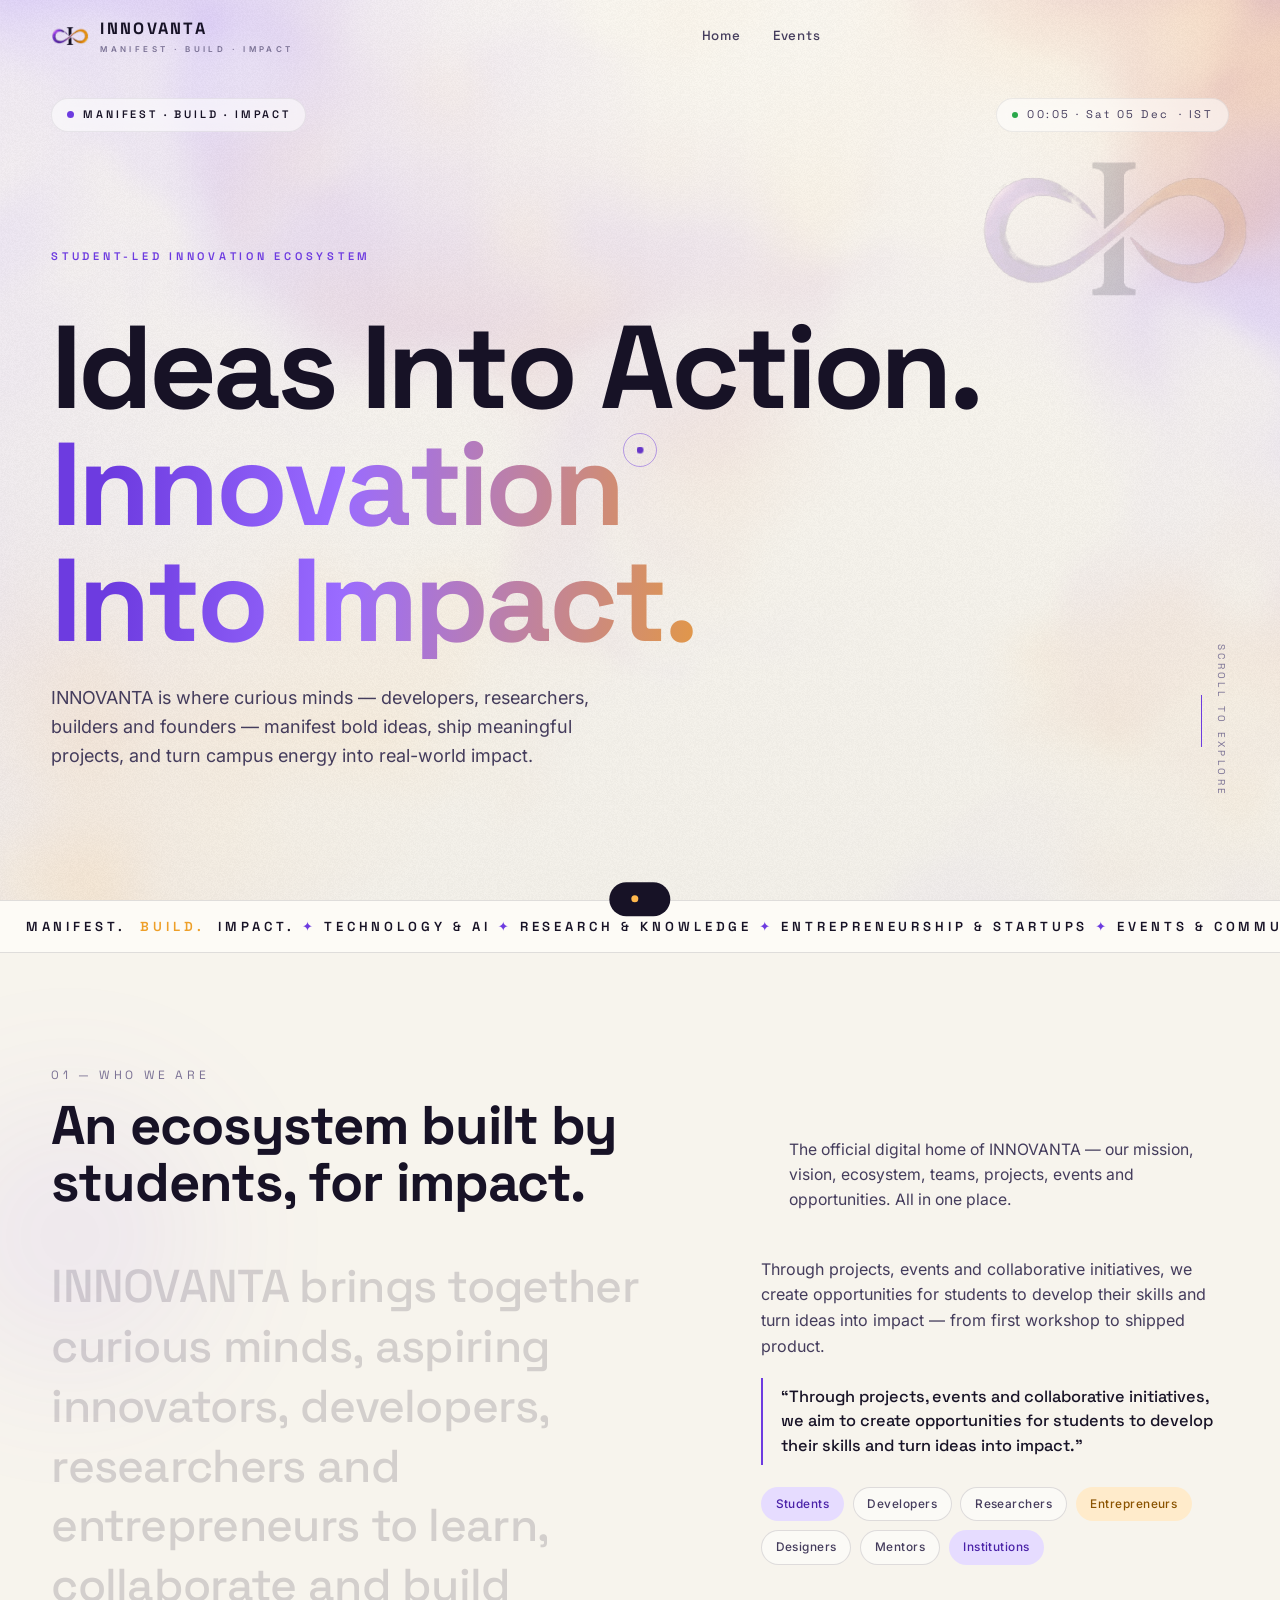
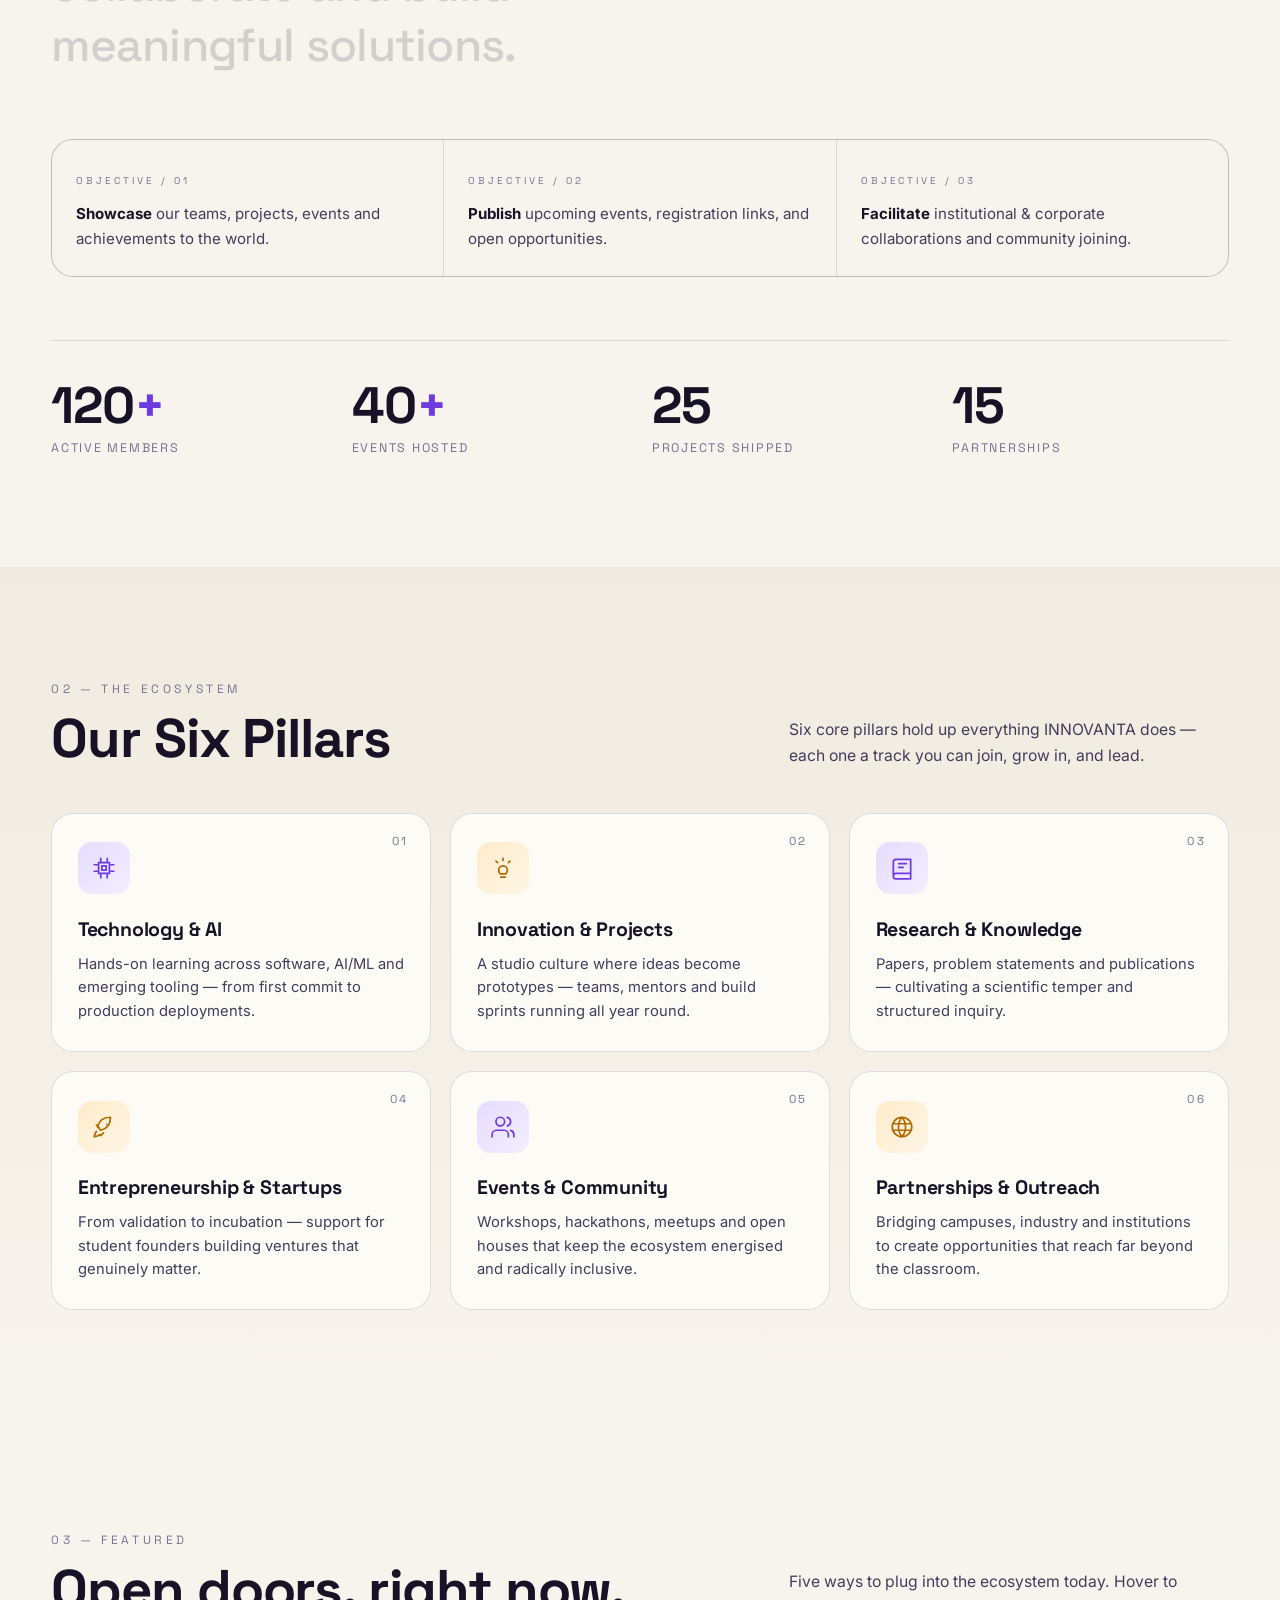
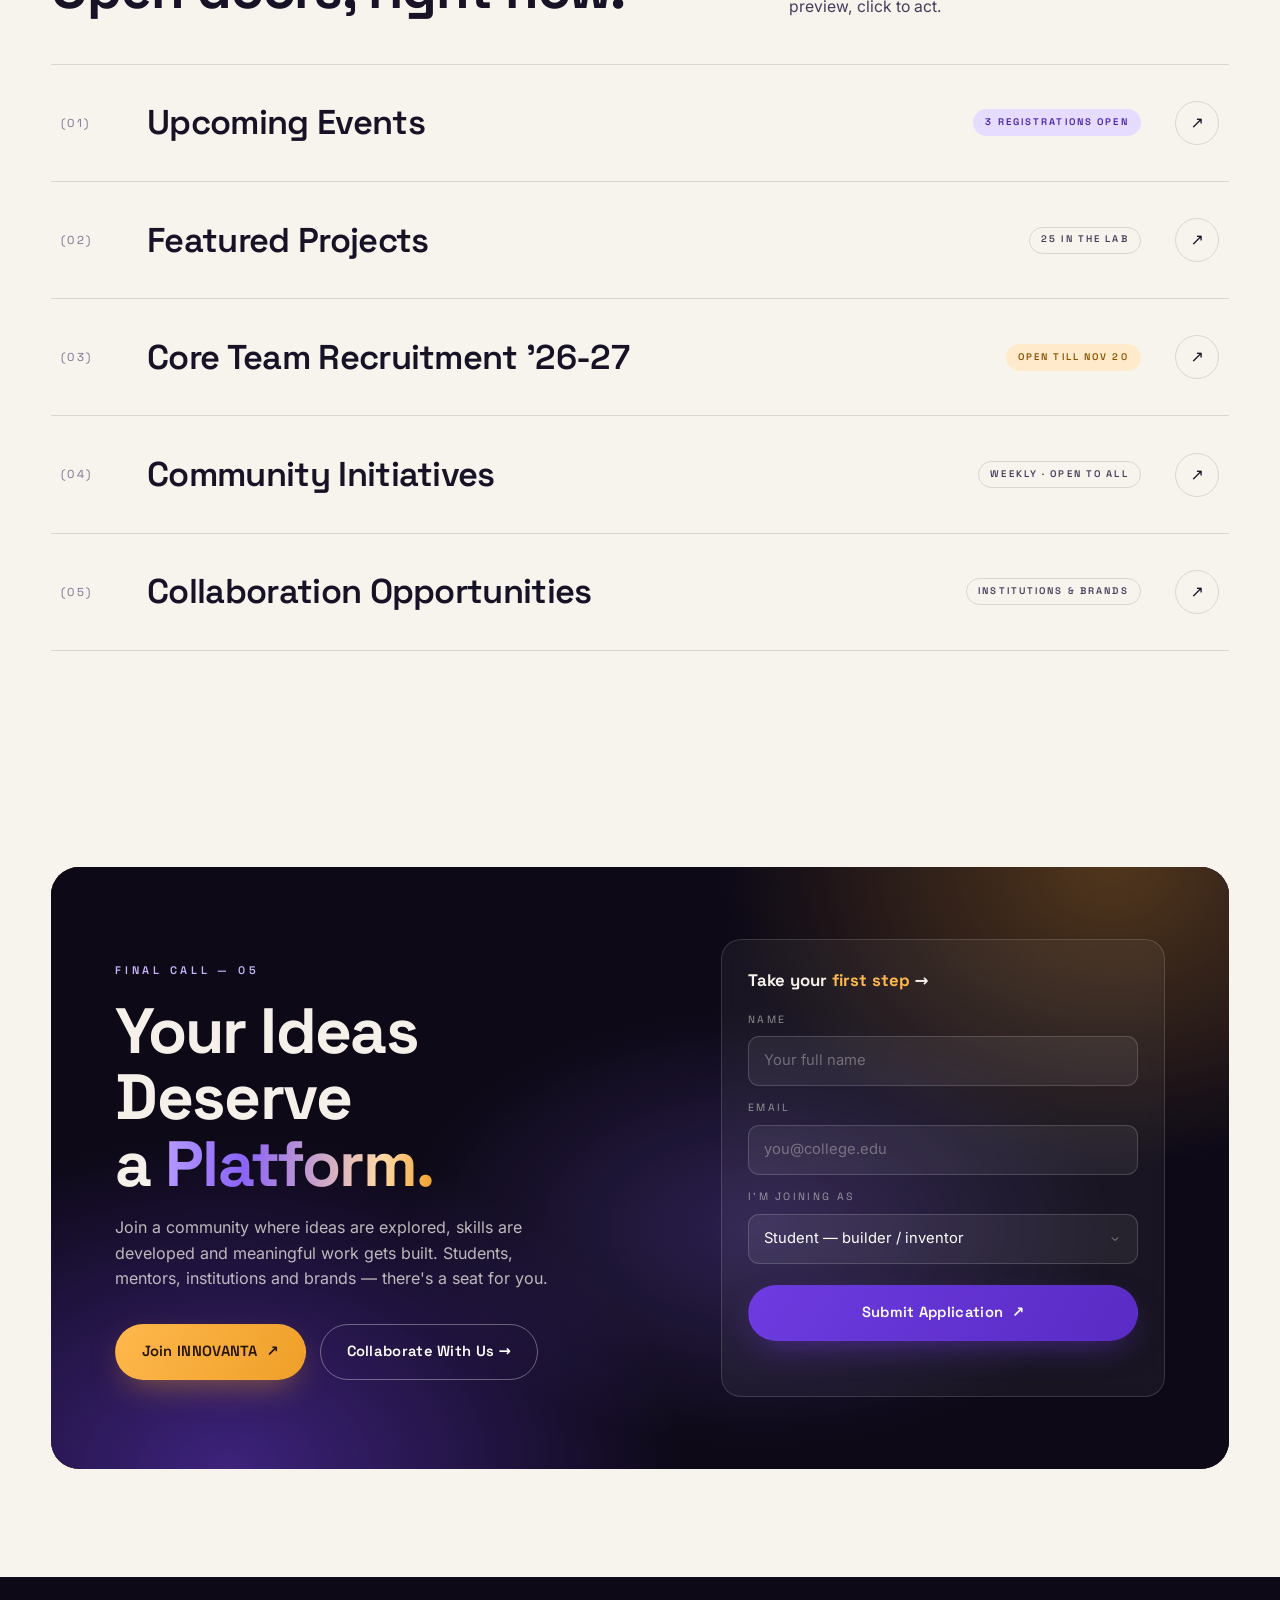
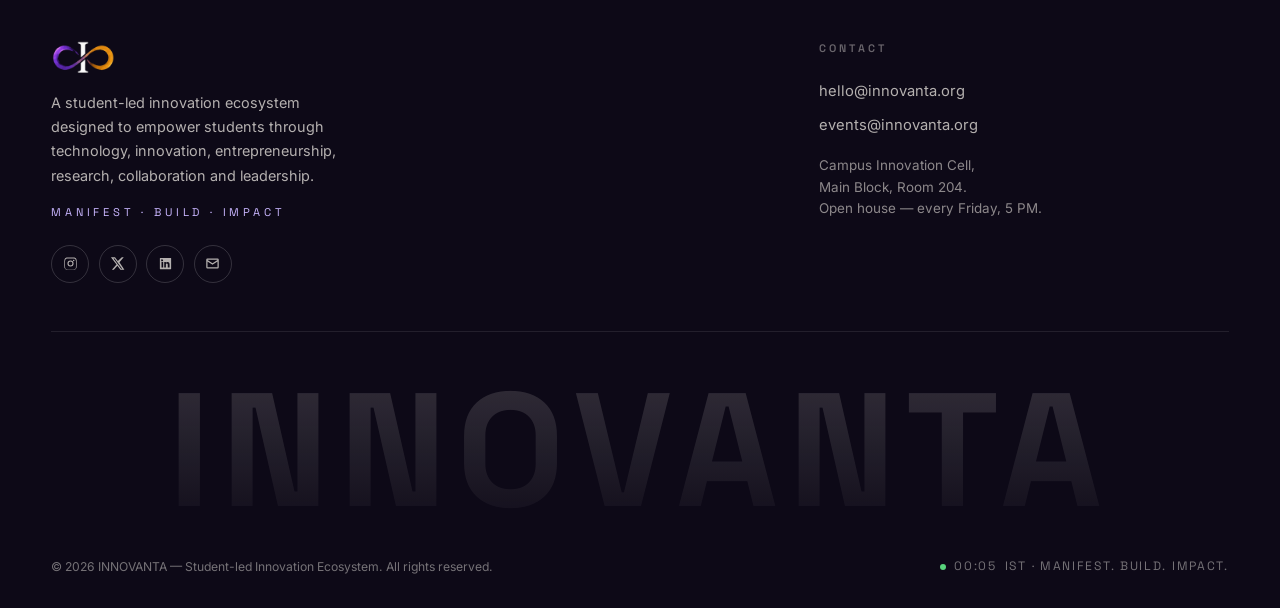
<file: index.html>
<!DOCTYPE html>
<html lang="en">
<head>
<meta charset="UTF-8">
<meta name="viewport" content="width=device-width, initial-scale=1.0">
<title>INNOVANTA — Manifest. Build. Impact.</title>
<meta name="description" content="INNOVANTA is a student-led innovation ecosystem empowering students through technology, innovation, entrepreneurship, research, collaboration and leadership. Ideas into action — innovation into impact.">
<meta property="og:title" content="INNOVANTA — Manifest. Build. Impact.">
<meta property="og:description" content="A student-led innovation ecosystem. Ideas Into Action. Innovation Into Impact.">
<meta property="og:type" content="website">
<link rel="icon" type="image/png" href="assets/img/logo.png">
<link rel="stylesheet" href="assets/css/base.css">
<link rel="stylesheet" href="assets/css/index.css">
</head>
<body>
<a class="skip" href="#main">Skip to content</a>

<!-- PRELOADER -->
<div id="loader" aria-hidden="true">
  <img src="assets/img/logo.png" alt="">
  <div class="bar"><i id="loader-bar"></i></div>
  <div class="pct"><span id="loader-pct">00</span> — INNOVANTA</div>
</div>

<!-- CURSOR -->
<div class="cursor" aria-hidden="true"></div>
<div class="cursor-ring" aria-hidden="true"></div>

<!-- NAV -->
<header id="nav">
  <div class="wrap">
    <a class="brand" href="#home" aria-label="INNOVANTA home">
      <img src="assets/img/logo.png" alt="INNOVANTA emblem">
      <span><b>INNOVANTA</b><small>MANIFEST · BUILD · IMPACT</small></span>
    </a>
    <nav class="nav-links" aria-label="Primary">
      <a href="#home">Home</a>
      <a href="events.html">Events</a>
    </nav>
    <div class="nav-cta">
      <button id="burger" aria-label="Open menu" aria-expanded="false"><i></i><i></i></button>
    </div>
  </div>
</header>

<!-- MOBILE MENU -->
<nav id="menu" aria-label="Mobile">
  <a class="big" href="#home"><span>01</span>Home</a>
  <a class="big" href="events.html"><span>02</span>Events</a>
  <div class="menu-foot"><span>INNOVANTA — STUDENT-LED INNOVATION ECOSYSTEM</span><span>EST. FOR STUDENTS, BY STUDENTS</span></div>
</nav>

<main id="main">

<!-- ============ HERO ============ -->
<section id="home" aria-label="Intro">
  <canvas id="hero-gl" aria-hidden="true"></canvas>
  <div class="hero-fallback" aria-hidden="true" hidden></div>
  <div class="hero-top">
    <div class="wrap">
      <span class="hero-tag"><span class="dot"></span>MANIFEST · BUILD · IMPACT</span>
      <span class="hero-clock"><span class="live"></span><span id="clock">—</span> · IST</span>
    </div>
  </div>
  <img class="hero-mark" src="assets/img/logo.png" alt="" aria-hidden="true">
  <div class="wrap">
    <span class="eyebrow" data-ch>Student-led innovation ecosystem</span>
    <h1 class="display">
      <span class="ln" data-ch>Ideas Into Action.</span>
      <span class="ln" data-ch><em>Innovation Into Impact.</em></span>
    </h1>
    <p class="hero-sub reveal" style="--i:1">INNOVANTA is where curious minds — developers, researchers, builders and founders — manifest bold ideas, ship meaningful projects, and turn campus energy into real-world impact.</p>
    <div class="hero-actions reveal" style="--i:2">
      <a class="btn btn-violet" href="#join" data-magnet>Join the Community <span class="arr">↗</span></a>
      <a class="btn btn-ghost" href="events.html" data-magnet>Explore Events →</a>
    </div>
  </div>
  <div class="hero-scroll" aria-hidden="true"><span>Scroll to explore</span><span class="ln-line"></span></div>
</section>

<!-- TICKER -->
<div class="ticker" aria-hidden="true">
  <div class="ticker-track" id="ticker">
    <span>MANIFEST.&nbsp;&nbsp;<i>BUILD.</i>&nbsp;&nbsp;IMPACT.<b>&nbsp;✦&nbsp;</b>TECHNOLOGY &amp; AI<b>&nbsp;✦&nbsp;</b>RESEARCH &amp; KNOWLEDGE<b>&nbsp;✦&nbsp;</b>ENTREPRENEURSHIP &amp; STARTUPS<b>&nbsp;✦&nbsp;</b>EVENTS &amp; COMMUNITY<b>&nbsp;✦&nbsp;</b>PARTNERSHIPS &amp; OUTREACH<b>&nbsp;✦&nbsp;</b></span>
    <span>MANIFEST.&nbsp;&nbsp;<i>BUILD.</i>&nbsp;&nbsp;IMPACT.<b>&nbsp;✦&nbsp;</b>TECHNOLOGY &amp; AI<b>&nbsp;✦&nbsp;</b>RESEARCH &amp; KNOWLEDGE<b>&nbsp;✦&nbsp;</b>ENTREPRENEURSHIP &amp; STARTUPS<b>&nbsp;✦&nbsp;</b>EVENTS &amp; COMMUNITY<b>&nbsp;✦&nbsp;</b>PARTNERSHIPS &amp; OUTREACH<b>&nbsp;✦&nbsp;</b></span>
  </div>
</div>

<!-- ============ ABOUT ============ -->
<section class="sec" id="about">
  <div class="aurora" style="width:420px;height:420px;background:radial-gradient(circle,rgba(138,99,246,.35),transparent 65%);top:6%;left:-140px"></div>
  <div class="wrap">
    <div class="sec-head reveal">
      <div>
        <span class="sec-num">01 — WHO WE ARE</span>
        <h2 class="h2" style="margin-top:.6rem">An ecosystem built by<br>students, for impact.</h2>
      </div>
      <p class="lede">The official digital home of INNOVANTA — our mission, vision, ecosystem, teams, projects, events and opportunities. All in one place.</p>
    </div>
    <div class="about-grid">
      <p class="scrub-text" data-scrub>INNOVANTA brings together curious minds, aspiring innovators, developers, researchers and entrepreneurs to learn, collaborate and build meaningful solutions.</p>
      <div class="about-side reveal" style="--i:1">
        <p>Through projects, events and collaborative initiatives, we create opportunities for students to develop their skills and turn ideas into impact — from first workshop to shipped product.</p>
        <div class="quote">“Through projects, events and collaborative initiatives, we aim to create opportunities for students to develop their skills and turn ideas into impact.”</div>
        <div class="chips">
          <span class="chip v">Students</span><span class="chip">Developers</span><span class="chip">Researchers</span><span class="chip a">Entrepreneurs</span><span class="chip">Designers</span><span class="chip">Mentors</span><span class="chip v">Institutions</span>
        </div>
      </div>
    </div>
    <div class="objectives reveal">
      <div class="ob"><small>OBJECTIVE / 01</small><p><b>Showcase</b> our teams, projects, events and achievements to the world.</p></div>
      <div class="ob"><small>OBJECTIVE / 02</small><p><b>Publish</b> upcoming events, registration links, and open opportunities.</p></div>
      <div class="ob"><small>OBJECTIVE / 03</small><p><b>Facilitate</b> institutional &amp; corporate collaborations and community joining.</p></div>
    </div>
    <div class="stats">
      <div class="stat reveal" style="--i:0"><div class="num"><span data-count="120">0</span><em>+</em></div><div class="lbl">Active Members</div></div>
      <div class="stat reveal" style="--i:1"><div class="num"><span data-count="40">0</span><em>+</em></div><div class="lbl">Events Hosted</div></div>
      <div class="stat reveal" style="--i:2"><div class="num"><span data-count="25">0</span></div><div class="lbl">Projects Shipped</div></div>
      <div class="stat reveal" style="--i:3"><div class="num"><span data-count="15">0</span></div><div class="lbl">Partnerships</div></div>
    </div>
  </div>
</section>

<!-- ============ PILLARS ============ -->
<section class="sec" id="pillars">
  <div class="wrap">
    <div class="sec-head reveal">
      <div>
        <span class="sec-num">02 — THE ECOSYSTEM</span>
        <h2 class="h2" style="margin-top:.6rem">Our Six Pillars</h2>
      </div>
      <p class="lede">Six core pillars hold up everything INNOVANTA does — each one a track you can join, grow in, and lead.</p>
    </div>
    <div class="pillars-grid">
      <div class="pcard reveal" style="--i:0"><span class="pn">01</span>
        <div class="pico"><svg viewBox="0 0 24 24"><path d="M9 3v3M15 3v3M9 18v3M15 18v3M3 9h3M3 15h3M18 9h3M18 15h3M7 7h10v10H7z M10 10h4v4h-4z"/></svg></div>
        <h3>Technology &amp; AI</h3>
        <p>Hands-on learning across software, AI/ML and emerging tooling — from first commit to production deployments.</p>
      </div>
      <div class="pcard amber reveal" style="--i:1"><span class="pn">02</span>
        <div class="pico"><svg viewBox="0 0 24 24"><path d="M12 3v2M5.6 5.6l1.4 1.4M18.4 5.6 17 7M8 14a4 4 0 1 1 8 0c0 1.8-1 2.6-1.5 3.5h-5C8.9 16.6 8 15.8 8 14zM10 20.5h4"/></svg></div>
        <h3>Innovation &amp; Projects</h3>
        <p>A studio culture where ideas become prototypes — teams, mentors and build sprints running all year round.</p>
      </div>
      <div class="pcard reveal" style="--i:2"><span class="pn">03</span>
        <div class="pico"><svg viewBox="0 0 24 24"><path d="M4 19.5A2.5 2.5 0 0 1 6.5 17H20V4H6.5A2.5 2.5 0 0 0 4 6.5v13zM4 19.5A2.5 2.5 0 0 0 6.5 22H20v-5M9 8h7M9 11.5h4"/></svg></div>
        <h3>Research &amp; Knowledge</h3>
        <p>Papers, problem statements and publications — cultivating a scientific temper and structured inquiry.</p>
      </div>
      <div class="pcard amber reveal" style="--i:3"><span class="pn">04</span>
        <div class="pico"><svg viewBox="0 0 24 24"><path d="M5 16c-1.5 1.5-2 5-2 5s3.5-.5 5-2M9 15l-3-3c1-4.5 4.5-9 12-9 0 7.5-4.5 11-9 12zM14.5 9.5h.01M11.5 17.5 9 20M7.5 12.5 5 10"/></svg></div>
        <h3>Entrepreneurship &amp; Startups</h3>
        <p>From validation to incubation — support for student founders building ventures that genuinely matter.</p>
      </div>
      <div class="pcard reveal" style="--i:4"><span class="pn">05</span>
        <div class="pico"><svg viewBox="0 0 24 24"><path d="M17 21v-2a4 4 0 0 0-4-4H6a4 4 0 0 0-4 4v2M9.5 11a4 4 0 1 0 0-8 4 4 0 0 0 0 8zM22 21v-2a4 4 0 0 0-3-3.87M16 3.13a4 4 0 0 1 0 7.75"/></svg></div>
        <h3>Events &amp; Community</h3>
        <p>Workshops, hackathons, meetups and open houses that keep the ecosystem energised and radically inclusive.</p>
      </div>
      <div class="pcard amber reveal" style="--i:5"><span class="pn">06</span>
        <div class="pico"><svg viewBox="0 0 24 24"><path d="M12 21a9 9 0 1 0 0-18 9 9 0 0 0 0 18zM3.5 9h17M3.5 15h17M12 3a14 14 0 0 1 0 18M12 3a14 14 0 0 0 0 18"/></svg></div>
        <h3>Partnerships &amp; Outreach</h3>
        <p>Bridging campuses, industry and institutions to create opportunities that reach far beyond the classroom.</p>
      </div>
    </div>
  </div>
</section>

<!-- ============ OPPORTUNITIES ============ -->
<section class="sec" id="opportunities">
  <div class="wrap">
    <div class="sec-head reveal">
      <div>
        <span class="sec-num">03 — FEATURED</span>
        <h2 class="h2" style="margin-top:.6rem">Open doors, right now.</h2>
      </div>
      <p class="lede">Five ways to plug into the ecosystem today. Hover to preview, click to act.</p>
    </div>
    <div class="opp-list">
      <a class="opp-row reveal" href="events.html" data-media="1" style="--i:0">
        <span class="oi">(01)</span>
        <h3>Upcoming Events</h3>
        <span class="badge new">3 registrations open</span>
        <span class="go">↗</span>
      </a>
      <a class="opp-row reveal" href="#pillars" data-media="2" style="--i:1">
        <span class="oi">(02)</span>
        <h3>Featured Projects</h3>
        <span class="badge">25 in the lab</span>
        <span class="go">↗</span>
      </a>
      <a class="opp-row reveal" href="#join" data-media="3" style="--i:2">
        <span class="oi">(03)</span>
        <h3>Core Team Recruitment '26-27</h3>
        <span class="badge hot">Open till Nov 20</span>
        <span class="go">↗</span>
      </a>
      <a class="opp-row reveal" href="#about" data-media="4" style="--i:3">
        <span class="oi">(04)</span>
        <h3>Community Initiatives</h3>
        <span class="badge">Weekly · open to all</span>
        <span class="go">↗</span>
      </a>
      <a class="opp-row reveal" href="#join" data-media="5" style="--i:4">
        <span class="oi">(05)</span>
        <h3>Collaboration Opportunities</h3>
        <span class="badge">Institutions &amp; brands</span>
        <span class="go">↗</span>
      </a>
    </div>
  </div>
  <div id="opp-media" aria-hidden="true">
    <div class="card pm-1"><b>01</b><small>Upcoming Events</small></div>
    <div class="card pm-2" hidden><b>02</b><small>Featured Projects</small></div>
    <div class="card pm-3" hidden><b>03</b><small>Join the Core Team</small></div>
    <div class="card pm-4" hidden><b>04</b><small>Community Initiatives</small></div>
    <div class="card pm-5" hidden><b>05</b><small>Collaborate With Us</small></div>
  </div>
</section>

<!-- ============ FINAL CTA ============ -->
<section class="sec" id="join">
  <div class="wrap">
    <div class="cta-panel reveal">
      <canvas id="cta-gl" aria-hidden="true"></canvas>
      <div class="cta-fallback" aria-hidden="true"></div>
      <div class="cta-inner">
        <div>
          <span class="eyebrow">FINAL CALL — 05</span>
          <h2>Your Ideas Deserve<br>a <em>Platform.</em></h2>
          <p class="sub">Join a community where ideas are explored, skills are developed and meaningful work gets built. Students, mentors, institutions and brands — there's a seat for you.</p>
          <div class="cta-actions">
            <a class="btn btn-amber" href="#join-form" data-magnet>Join INNOVANTA <span class="arr">↗</span></a>
            <a class="btn btn-light" href="#join-form" data-magnet>Collaborate With Us →</a>
          </div>
        </div>
        <form class="join-form" id="join-form" novalidate>
          <h3>Take your <span>first step</span> →</h3>
          <div class="field"><label for="jf-name">Name</label><input id="jf-name" name="name" type="text" placeholder="Your full name" required></div>
          <div class="field"><label for="jf-email">Email</label><input id="jf-email" name="email" type="email" placeholder="you@college.edu" required></div>
          <div class="field"><label for="jf-role">I'm joining as</label>
            <select id="jf-role" name="role">
              <option>Student — builder / inventor</option>
              <option>Researcher</option>
              <option>Entrepreneur / Founder</option>
              <option>Mentor / Faculty</option>
              <option>Institution or Brand — Partnership</option>
            </select>
          </div>
          <button class="btn btn-violet" type="submit">Submit Application <span class="arr">↗</span></button>
          <p class="form-msg" id="form-msg" role="status"></p>
        </form>
      </div>
    </div>
  </div>
</section>
</main>

<!-- ============ FOOTER ============ -->
<footer id="contact">
  <div class="wrap">
    <div class="foot-top">
      <div class="foot-brand">
        <img src="assets/img/logo-footer.png" alt="INNOVANTA emblem">
        <p>A student-led innovation ecosystem designed to empower students through technology, innovation, entrepreneurship, research, collaboration and leadership.</p>
        <div class="tag">Manifest · Build · Impact</div>
        <div class="socials">
          <a href="#" aria-label="Instagram" data-toast="@innovanta — coming to your feed soon"><svg viewBox="0 0 24 24"><path d="M12 2.2c3.2 0 3.6 0 4.9.1 1.2.1 1.8.2 2.2.4.6.2 1 .5 1.4.9.4.4.7.8.9 1.4.2.4.4 1 .4 2.2.1 1.3.1 1.7.1 4.9s0 3.6-.1 4.9c-.1 1.2-.2 1.8-.4 2.2a3.8 3.8 0 0 1-2.3 2.3c-.4.2-1 .4-2.2.4-1.3.1-1.7.1-4.9.1s-3.6 0-4.9-.1c-1.2-.1-1.8-.2-2.2-.4a3.8 3.8 0 0 1-2.3-2.3c-.2-.4-.4-1-.4-2.2-.1-1.3-.1-1.7-.1-4.9s0-3.6.1-4.9c.1-1.2.2-1.8.4-2.2.2-.6.5-1 .9-1.4.4-.4.8-.7 1.4-.9.4-.2 1-.4 2.2-.4C8.4 2.2 8.8 2.2 12 2.2zm0 1.8c-3.1 0-3.5 0-4.8.1-1.1.1-1.5.2-1.8.3-.5.2-.8.4-1.1.7-.3.3-.5.6-.7 1.1-.1.3-.3.7-.3 1.8-.1 1.3-.1 1.7-.1 4.8s0 3.5.1 4.8c.1 1.1.2 1.5.3 1.8.2.5.4.8.7 1.1.3.3.6.5 1.1.7.3.1.7.3 1.8.3 1.3.1 1.7.1 4.8.1s3.5 0 4.8-.1c1.1-.1 1.5-.2 1.8-.3.5-.2.8-.4 1.1-.7.3-.3.5-.6.7-1.1.1-.3.3-.7.3-1.8.1-1.3.1-1.7.1-4.8s0-3.5-.1-4.8c-.1-1.1-.2-1.5-.3-1.8a3 3 0 0 0-.7-1.1 3 3 0 0 0-1.1-.7c-.3-.1-.7-.3-1.8-.3-1.3-.1-1.7-.1-4.8-.1zm0 3.1a4.9 4.9 0 1 1 0 9.8 4.9 4.9 0 0 1 0-9.8zm0 1.8a3.1 3.1 0 1 0 0 6.2 3.1 3.1 0 0 0 0-6.2zm5.1-2.9a1.1 1.1 0 1 1 0 2.3 1.1 1.1 0 0 1 0-2.3z"/></svg></a>
          <a href="#" aria-label="X / Twitter" data-toast="Follow @innovanta for live updates"><svg viewBox="0 0 24 24"><path d="M18.9 2H22l-6.9 7.9L23 22h-6.3l-4.9-6.4L6.1 22H3l7.4-8.4L1.5 2H8l4.5 5.9L18.9 2zm-1.1 18.2h1.7L7.3 3.8H5.5l12.3 16.4z"/></svg></a>
          <a href="#" aria-label="LinkedIn" data-toast="INNOVANTA on LinkedIn — networking awaits"><svg viewBox="0 0 24 24"><path d="M20.4 3H3.6A.6.6 0 0 0 3 3.6v16.8a.6.6 0 0 0 .6.6h16.8a.6.6 0 0 0 .6-.6V3.6a.6.6 0 0 0-.6-.6zM8.3 18.3H5.6V9.7h2.7v8.6zM7 8.5a1.6 1.6 0 1 1 0-3.1 1.6 1.6 0 0 1 0 3.1zm11.3 9.8h-2.7v-4.2c0-1 0-2.3-1.4-2.3s-1.6 1.1-1.6 2.2v4.3H10V9.7h2.6v1.2h.1a2.9 2.9 0 0 1 2.6-1.4c2.7 0 3.2 1.8 3.2 4.1v4.7z"/></svg></a>
          <a href="mailto:hello@innovanta.org" aria-label="Email"><svg viewBox="0 0 24 24"><path d="M20 4H4a2 2 0 0 0-2 2v12a2 2 0 0 0 2 2h16a2 2 0 0 0 2-2V6a2 2 0 0 0-2-2zm0 2v.5l-8 5-8-5V6h16zM4 18V8.9l7.5 4.7a.7.7 0 0 0 1 0L20 8.9V18H4z"/></svg></a>
        </div>
      </div>
      <div class="fcol">
        <h4>Contact</h4>
        <a href="mailto:hello@innovanta.org">hello@innovanta.org</a>
        <a href="mailto:events@innovanta.org">events@innovanta.org</a>
        <p class="mini">Campus Innovation Cell,<br>Main Block, Room 204.<br>Open house — every Friday, 5 PM.</p>
      </div>
    </div>
    <div class="foot-word" aria-hidden="true"><span>INNOVANTA</span></div>
    <div class="foot-bar">
      <span>© 2026 INNOVANTA — Student-led Innovation Ecosystem. All rights reserved.</span>
      <span class="k"><span class="live"></span><span id="clock2">—</span> IST · MANIFEST. BUILD. IMPACT.</span>
    </div>
  </div>
</footer>

<!-- TOAST -->
<div id="toast" role="status" aria-live="polite"><span class="td"></span><span id="toast-msg"></span></div>

<script src="assets/js/site.js"></script>
</body>
</html>
</file>
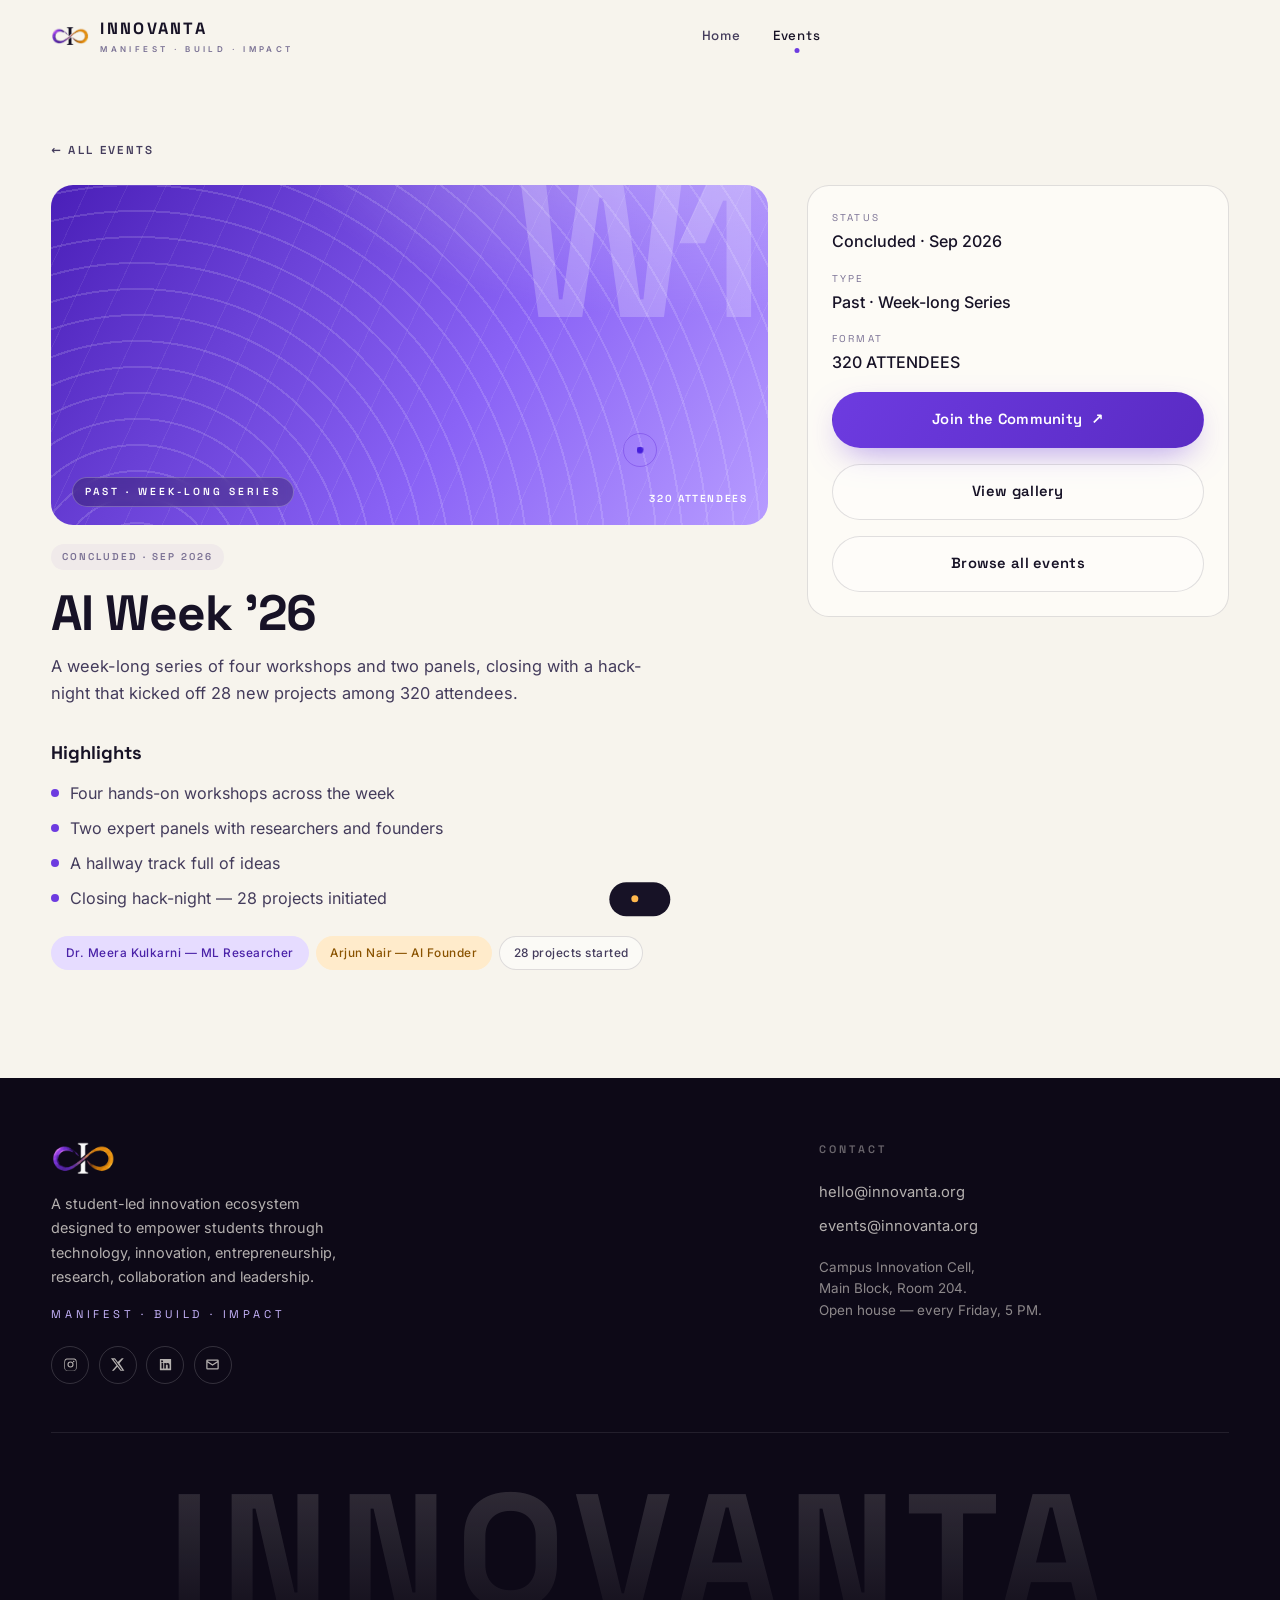
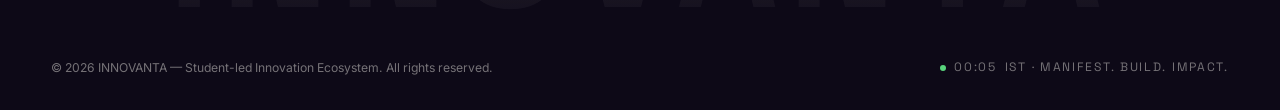
<file: event-ai-week-26.html>
<!DOCTYPE html>
<html lang="en">
<head>
<meta charset="UTF-8">
<meta name="viewport" content="width=device-width, initial-scale=1.0">
<title>AI Week &#x27;26 — INNOVANTA</title>
<meta name="description" content="A week-long series of four workshops and two panels, closing with a hack-night that kicked off 28 new projects among 320 attendees.">
<meta property="og:title" content="AI Week &amp;#x27;26 — INNOVANTA">
<meta property="og:description" content="A week-long series of four workshops and two panels, closing with a hack-night that kicked off 28 new projects among 320 attendees.">
<meta property="og:type" content="website">
<link rel="icon" type="image/png" href="assets/img/logo.png">
<link rel="stylesheet" href="assets/css/base.css">
<link rel="stylesheet" href="assets/css/event.css">
</head>
<body>
<a class="skip" href="#main">Skip to content</a>

<!-- PRELOADER -->
<div id="loader" aria-hidden="true">
  <img src="assets/img/logo.png" alt="">
  <div class="bar"><i id="loader-bar"></i></div>
  <div class="pct"><span id="loader-pct">00</span> — INNOVANTA</div>
</div>

<!-- CURSOR -->
<div class="cursor" aria-hidden="true"></div>
<div class="cursor-ring" aria-hidden="true"></div>

<!-- NAV -->
<header id="nav">
  <div class="wrap">
    <a class="brand" href="index.html" aria-label="INNOVANTA home">
      <img src="assets/img/logo.png" alt="INNOVANTA emblem">
      <span><b>INNOVANTA</b><small>MANIFEST · BUILD · IMPACT</small></span>
    </a>
    <nav class="nav-links" aria-label="Primary">
      <a href="index.html">Home</a>
      <a class="active" href="events.html">Events</a>
    </nav>
    <div class="nav-cta">
      <button id="burger" aria-label="Open menu" aria-expanded="false"><i></i><i></i></button>
    </div>
  </div>
</header>

<!-- MOBILE MENU -->
<nav id="menu" aria-label="Mobile">
  <a class="big" href="index.html"><span>01</span>Home</a>
  <a class="big" href="events.html"><span>02</span>Events</a>
  <div class="menu-foot"><span>INNOVANTA — STUDENT-LED INNOVATION ECOSYSTEM</span><span>EST. FOR STUDENTS, BY STUDENTS</span></div>
</nav>

<main id="main">

<section class="sec" style="padding-top:8.5rem">
  <div class="wrap">
    <a class="ev-back" href="events.html">← All Events</a>
    <div class="ed-grid">
      <div class="ed-main">
        <div class="ev-poster tone-v"><span class="big">W1</span>
          <span class="kicker">Past · Week-long Series</span>
          <div class="fmt"><span class="inf">320 ATTENDEES</span></div>
        </div>
        <div class="ev-meta"><span class="pill closed">Concluded · Sep 2026</span></div>
        <h1>AI Week &#x27;26</h1>
        <p class="lead">A week-long series of four workshops and two panels, closing with a hack-night that kicked off 28 new projects among 320 attendees.</p>
        <h2>Highlights</h2>
        <ul class="ed-list"><li>Four hands-on workshops across the week</li><li>Two expert panels with researchers and founders</li><li>A hallway track full of ideas</li><li>Closing hack-night — 28 projects initiated</li></ul>
        <div style="margin-top:1.6rem"><div class="ev-high">
            <span class="chip v">Dr. Meera Kulkarni — ML Researcher</span>
            <span class="chip a">Arjun Nair — AI Founder</span>
            <span class="chip">28 projects started</span>
          </div></div>
      </div>
      <aside class="ed-side" aria-label="Event details">
        <dl style="display:grid;gap:1rem;margin:0"><div><dt>Status</dt><dd>Concluded · Sep 2026</dd></div><div><dt>Type</dt><dd>Past · Week-long Series</dd></div><div><dt>Format</dt><dd>320 ATTENDEES</dd></div></dl>
        <a class="btn btn-violet" href="index.html#join">Join the Community <span class="arr">↗</span></a>
        <a class="btn btn-ghost" href="gallery.html?event=ai">View gallery</a>
        <a class="btn btn-ghost" href="events.html">Browse all events</a>
      </aside>
    </div>
  </div>
</section>

</main>

<!-- ============ FOOTER ============ -->
<footer id="contact">
  <div class="wrap">
    <div class="foot-top">
      <div class="foot-brand">
        <img src="assets/img/logo-footer.png" alt="INNOVANTA emblem">
        <p>A student-led innovation ecosystem designed to empower students through technology, innovation, entrepreneurship, research, collaboration and leadership.</p>
        <div class="tag">Manifest · Build · Impact</div>
        <div class="socials">
          <a href="#" aria-label="Instagram" data-toast="@innovanta — coming to your feed soon"><svg viewBox="0 0 24 24"><path d="M12 2.2c3.2 0 3.6 0 4.9.1 1.2.1 1.8.2 2.2.4.6.2 1 .5 1.4.9.4.4.7.8.9 1.4.2.4.4 1 .4 2.2.1 1.3.1 1.7.1 4.9s0 3.6-.1 4.9c-.1 1.2-.2 1.8-.4 2.2a3.8 3.8 0 0 1-2.3 2.3c-.4.2-1 .4-2.2.4-1.3.1-1.7.1-4.9.1s-3.6 0-4.9-.1c-1.2-.1-1.8-.2-2.2-.4a3.8 3.8 0 0 1-2.3-2.3c-.2-.4-.4-1-.4-2.2-.1-1.3-.1-1.7-.1-4.9s0-3.6.1-4.9c.1-1.2.2-1.8.4-2.2.2-.6.5-1 .9-1.4.4-.4.8-.7 1.4-.9.4-.2 1-.4 2.2-.4C8.4 2.2 8.8 2.2 12 2.2zm0 1.8c-3.1 0-3.5 0-4.8.1-1.1.1-1.5.2-1.8.3-.5.2-.8.4-1.1.7-.3.3-.5.6-.7 1.1-.1.3-.3.7-.3 1.8-.1 1.3-.1 1.7-.1 4.8s0 3.5.1 4.8c.1 1.1.2 1.5.3 1.8.2.5.4.8.7 1.1.3.3.6.5 1.1.7.3.1.7.3 1.8.3 1.3.1 1.7.1 4.8.1s3.5 0 4.8-.1c1.1-.1 1.5-.2 1.8-.3.5-.2.8-.4 1.1-.7.3-.3.5-.6.7-1.1.1-.3.3-.7.3-1.8.1-1.3.1-1.7.1-4.8s0-3.5-.1-4.8c-.1-1.1-.2-1.5-.3-1.8a3 3 0 0 0-.7-1.1 3 3 0 0 0-1.1-.7c-.3-.1-.7-.3-1.8-.3-1.3-.1-1.7-.1-4.8-.1zm0 3.1a4.9 4.9 0 1 1 0 9.8 4.9 4.9 0 0 1 0-9.8zm0 1.8a3.1 3.1 0 1 0 0 6.2 3.1 3.1 0 0 0 0-6.2zm5.1-2.9a1.1 1.1 0 1 1 0 2.3 1.1 1.1 0 0 1 0-2.3z"/></svg></a>
          <a href="#" aria-label="X / Twitter" data-toast="Follow @innovanta for live updates"><svg viewBox="0 0 24 24"><path d="M18.9 2H22l-6.9 7.9L23 22h-6.3l-4.9-6.4L6.1 22H3l7.4-8.4L1.5 2H8l4.5 5.9L18.9 2zm-1.1 18.2h1.7L7.3 3.8H5.5l12.3 16.4z"/></svg></a>
          <a href="#" aria-label="LinkedIn" data-toast="INNOVANTA on LinkedIn — networking awaits"><svg viewBox="0 0 24 24"><path d="M20.4 3H3.6A.6.6 0 0 0 3 3.6v16.8a.6.6 0 0 0 .6.6h16.8a.6.6 0 0 0 .6-.6V3.6a.6.6 0 0 0-.6-.6zM8.3 18.3H5.6V9.7h2.7v8.6zM7 8.5a1.6 1.6 0 1 1 0-3.1 1.6 1.6 0 0 1 0 3.1zm11.3 9.8h-2.7v-4.2c0-1 0-2.3-1.4-2.3s-1.6 1.1-1.6 2.2v4.3H10V9.7h2.6v1.2h.1a2.9 2.9 0 0 1 2.6-1.4c2.7 0 3.2 1.8 3.2 4.1v4.7z"/></svg></a>
          <a href="mailto:hello@innovanta.org" aria-label="Email"><svg viewBox="0 0 24 24"><path d="M20 4H4a2 2 0 0 0-2 2v12a2 2 0 0 0 2 2h16a2 2 0 0 0 2-2V6a2 2 0 0 0-2-2zm0 2v.5l-8 5-8-5V6h16zM4 18V8.9l7.5 4.7a.7.7 0 0 0 1 0L20 8.9V18H4z"/></svg></a>
        </div>
      </div>
      <div class="fcol">
        <h4>Contact</h4>
        <a href="mailto:hello@innovanta.org">hello@innovanta.org</a>
        <a href="mailto:events@innovanta.org">events@innovanta.org</a>
        <p class="mini">Campus Innovation Cell,<br>Main Block, Room 204.<br>Open house — every Friday, 5 PM.</p>
      </div>
    </div>
    <div class="foot-word" aria-hidden="true"><span>INNOVANTA</span></div>
    <div class="foot-bar">
      <span>© 2026 INNOVANTA — Student-led Innovation Ecosystem. All rights reserved.</span>
      <span class="k"><span class="live"></span><span id="clock2">—</span> IST · MANIFEST. BUILD. IMPACT.</span>
    </div>
  </div>
</footer>

<!-- TOAST -->
<div id="toast" role="status" aria-live="polite"><span class="td"></span><span id="toast-msg"></span></div>

<script src="assets/js/site.js"></script>
</body>
</html>
</file>
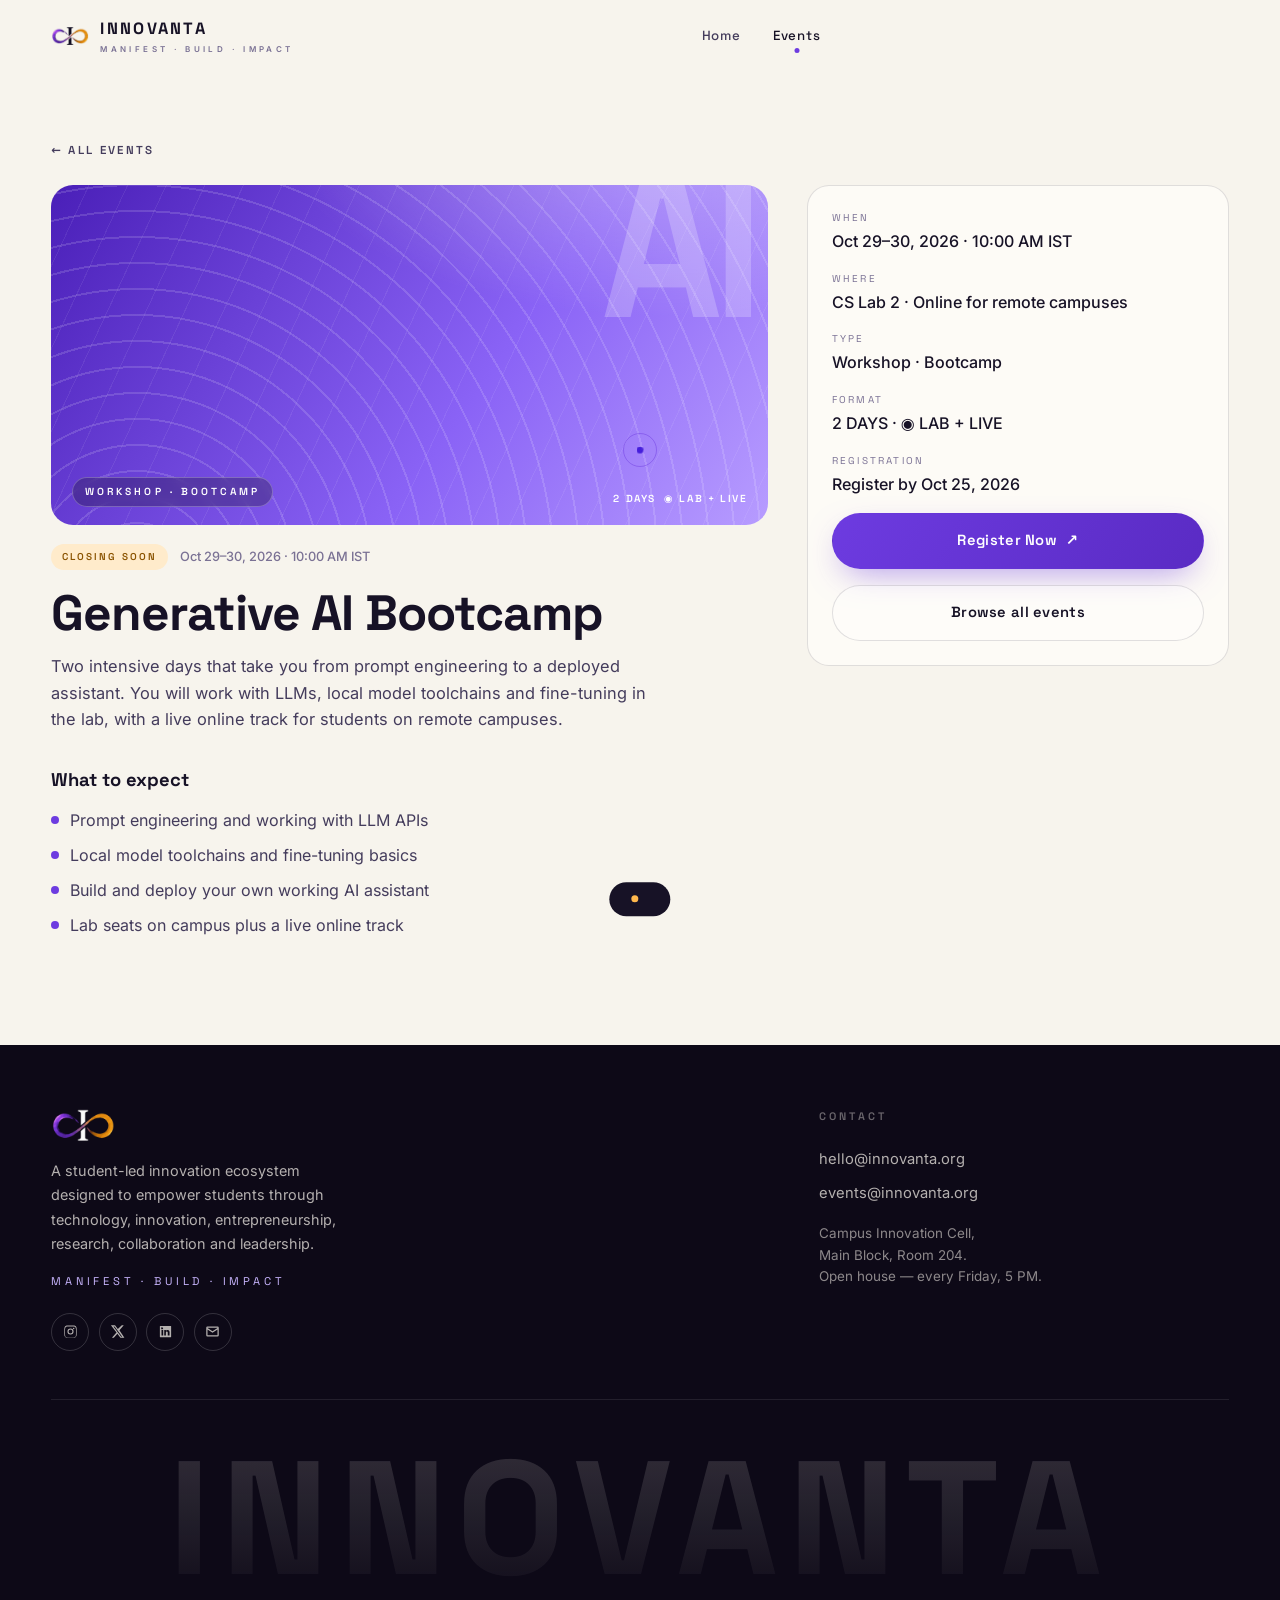
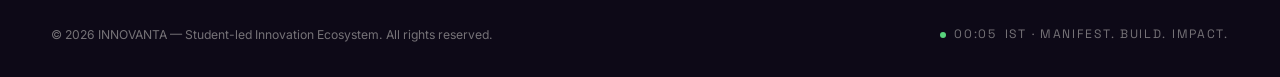
<file: event-genai-bootcamp.html>
<!DOCTYPE html>
<html lang="en">
<head>
<meta charset="UTF-8">
<meta name="viewport" content="width=device-width, initial-scale=1.0">
<title>Generative AI Bootcamp — INNOVANTA</title>
<meta name="description" content="Two intensive days that take you from prompt engineering to a deployed assistant. You will work with LLMs, local model toolchains and fine-tuning in the lab, with a live online track for students on remote campuses.">
<meta property="og:title" content="Generative AI Bootcamp — INNOVANTA">
<meta property="og:description" content="Two intensive days that take you from prompt engineering to a deployed assistant. You will work with LLMs, local model toolchains and fine-tuning in the lab, with a live online track for students on remote campuses.">
<meta property="og:type" content="website">
<link rel="icon" type="image/png" href="assets/img/logo.png">
<link rel="stylesheet" href="assets/css/base.css">
<link rel="stylesheet" href="assets/css/event.css">
</head>
<body>
<a class="skip" href="#main">Skip to content</a>

<!-- PRELOADER -->
<div id="loader" aria-hidden="true">
  <img src="assets/img/logo.png" alt="">
  <div class="bar"><i id="loader-bar"></i></div>
  <div class="pct"><span id="loader-pct">00</span> — INNOVANTA</div>
</div>

<!-- CURSOR -->
<div class="cursor" aria-hidden="true"></div>
<div class="cursor-ring" aria-hidden="true"></div>

<!-- NAV -->
<header id="nav">
  <div class="wrap">
    <a class="brand" href="index.html" aria-label="INNOVANTA home">
      <img src="assets/img/logo.png" alt="INNOVANTA emblem">
      <span><b>INNOVANTA</b><small>MANIFEST · BUILD · IMPACT</small></span>
    </a>
    <nav class="nav-links" aria-label="Primary">
      <a href="index.html">Home</a>
      <a class="active" href="events.html">Events</a>
    </nav>
    <div class="nav-cta">
      <button id="burger" aria-label="Open menu" aria-expanded="false"><i></i><i></i></button>
    </div>
  </div>
</header>

<!-- MOBILE MENU -->
<nav id="menu" aria-label="Mobile">
  <a class="big" href="index.html"><span>01</span>Home</a>
  <a class="big" href="events.html"><span>02</span>Events</a>
  <div class="menu-foot"><span>INNOVANTA — STUDENT-LED INNOVATION ECOSYSTEM</span><span>EST. FOR STUDENTS, BY STUDENTS</span></div>
</nav>

<main id="main">

<section class="sec" style="padding-top:8.5rem">
  <div class="wrap">
    <a class="ev-back" href="events.html">← All Events</a>
    <div class="ed-grid">
      <div class="ed-main">
        <div class="ev-poster tone-v"><span class="big">AI</span>
          <span class="kicker">Workshop · Bootcamp</span>
          <div class="fmt"><span class="inf">2 DAYS</span><span class="inf">◉ LAB + LIVE</span></div>
        </div>
        <div class="ev-meta"><span class="pill closing">Closing Soon</span><time>Oct 29–30, 2026 · 10:00 AM IST</time></div>
        <h1>Generative AI Bootcamp</h1>
        <p class="lead">Two intensive days that take you from prompt engineering to a deployed assistant. You will work with LLMs, local model toolchains and fine-tuning in the lab, with a live online track for students on remote campuses.</p>
        <h2>What to expect</h2>
        <ul class="ed-list"><li>Prompt engineering and working with LLM APIs</li><li>Local model toolchains and fine-tuning basics</li><li>Build and deploy your own working AI assistant</li><li>Lab seats on campus plus a live online track</li></ul>
        
      </div>
      <aside class="ed-side" aria-label="Event details">
        <dl style="display:grid;gap:1rem;margin:0"><div><dt>When</dt><dd>Oct 29–30, 2026 · 10:00 AM IST</dd></div><div><dt>Where</dt><dd>CS Lab 2 · Online for remote campuses</dd></div><div><dt>Type</dt><dd>Workshop · Bootcamp</dd></div><div><dt>Format</dt><dd>2 DAYS · ◉ LAB + LIVE</dd></div><div><dt>Registration</dt><dd>Register by Oct 25, 2026</dd></div></dl>
        <a class="btn btn-violet" href="index.html#join">Register Now <span class="arr">↗</span></a>
        <a class="btn btn-ghost" href="events.html">Browse all events</a>
      </aside>
    </div>
  </div>
</section>

</main>

<!-- ============ FOOTER ============ -->
<footer id="contact">
  <div class="wrap">
    <div class="foot-top">
      <div class="foot-brand">
        <img src="assets/img/logo-footer.png" alt="INNOVANTA emblem">
        <p>A student-led innovation ecosystem designed to empower students through technology, innovation, entrepreneurship, research, collaboration and leadership.</p>
        <div class="tag">Manifest · Build · Impact</div>
        <div class="socials">
          <a href="#" aria-label="Instagram" data-toast="@innovanta — coming to your feed soon"><svg viewBox="0 0 24 24"><path d="M12 2.2c3.2 0 3.6 0 4.9.1 1.2.1 1.8.2 2.2.4.6.2 1 .5 1.4.9.4.4.7.8.9 1.4.2.4.4 1 .4 2.2.1 1.3.1 1.7.1 4.9s0 3.6-.1 4.9c-.1 1.2-.2 1.8-.4 2.2a3.8 3.8 0 0 1-2.3 2.3c-.4.2-1 .4-2.2.4-1.3.1-1.7.1-4.9.1s-3.6 0-4.9-.1c-1.2-.1-1.8-.2-2.2-.4a3.8 3.8 0 0 1-2.3-2.3c-.2-.4-.4-1-.4-2.2-.1-1.3-.1-1.7-.1-4.9s0-3.6.1-4.9c.1-1.2.2-1.8.4-2.2.2-.6.5-1 .9-1.4.4-.4.8-.7 1.4-.9.4-.2 1-.4 2.2-.4C8.4 2.2 8.8 2.2 12 2.2zm0 1.8c-3.1 0-3.5 0-4.8.1-1.1.1-1.5.2-1.8.3-.5.2-.8.4-1.1.7-.3.3-.5.6-.7 1.1-.1.3-.3.7-.3 1.8-.1 1.3-.1 1.7-.1 4.8s0 3.5.1 4.8c.1 1.1.2 1.5.3 1.8.2.5.4.8.7 1.1.3.3.6.5 1.1.7.3.1.7.3 1.8.3 1.3.1 1.7.1 4.8.1s3.5 0 4.8-.1c1.1-.1 1.5-.2 1.8-.3.5-.2.8-.4 1.1-.7.3-.3.5-.6.7-1.1.1-.3.3-.7.3-1.8.1-1.3.1-1.7.1-4.8s0-3.5-.1-4.8c-.1-1.1-.2-1.5-.3-1.8a3 3 0 0 0-.7-1.1 3 3 0 0 0-1.1-.7c-.3-.1-.7-.3-1.8-.3-1.3-.1-1.7-.1-4.8-.1zm0 3.1a4.9 4.9 0 1 1 0 9.8 4.9 4.9 0 0 1 0-9.8zm0 1.8a3.1 3.1 0 1 0 0 6.2 3.1 3.1 0 0 0 0-6.2zm5.1-2.9a1.1 1.1 0 1 1 0 2.3 1.1 1.1 0 0 1 0-2.3z"/></svg></a>
          <a href="#" aria-label="X / Twitter" data-toast="Follow @innovanta for live updates"><svg viewBox="0 0 24 24"><path d="M18.9 2H22l-6.9 7.9L23 22h-6.3l-4.9-6.4L6.1 22H3l7.4-8.4L1.5 2H8l4.5 5.9L18.9 2zm-1.1 18.2h1.7L7.3 3.8H5.5l12.3 16.4z"/></svg></a>
          <a href="#" aria-label="LinkedIn" data-toast="INNOVANTA on LinkedIn — networking awaits"><svg viewBox="0 0 24 24"><path d="M20.4 3H3.6A.6.6 0 0 0 3 3.6v16.8a.6.6 0 0 0 .6.6h16.8a.6.6 0 0 0 .6-.6V3.6a.6.6 0 0 0-.6-.6zM8.3 18.3H5.6V9.7h2.7v8.6zM7 8.5a1.6 1.6 0 1 1 0-3.1 1.6 1.6 0 0 1 0 3.1zm11.3 9.8h-2.7v-4.2c0-1 0-2.3-1.4-2.3s-1.6 1.1-1.6 2.2v4.3H10V9.7h2.6v1.2h.1a2.9 2.9 0 0 1 2.6-1.4c2.7 0 3.2 1.8 3.2 4.1v4.7z"/></svg></a>
          <a href="mailto:hello@innovanta.org" aria-label="Email"><svg viewBox="0 0 24 24"><path d="M20 4H4a2 2 0 0 0-2 2v12a2 2 0 0 0 2 2h16a2 2 0 0 0 2-2V6a2 2 0 0 0-2-2zm0 2v.5l-8 5-8-5V6h16zM4 18V8.9l7.5 4.7a.7.7 0 0 0 1 0L20 8.9V18H4z"/></svg></a>
        </div>
      </div>
      <div class="fcol">
        <h4>Contact</h4>
        <a href="mailto:hello@innovanta.org">hello@innovanta.org</a>
        <a href="mailto:events@innovanta.org">events@innovanta.org</a>
        <p class="mini">Campus Innovation Cell,<br>Main Block, Room 204.<br>Open house — every Friday, 5 PM.</p>
      </div>
    </div>
    <div class="foot-word" aria-hidden="true"><span>INNOVANTA</span></div>
    <div class="foot-bar">
      <span>© 2026 INNOVANTA — Student-led Innovation Ecosystem. All rights reserved.</span>
      <span class="k"><span class="live"></span><span id="clock2">—</span> IST · MANIFEST. BUILD. IMPACT.</span>
    </div>
  </div>
</footer>

<!-- TOAST -->
<div id="toast" role="status" aria-live="polite"><span class="td"></span><span id="toast-msg"></span></div>

<script src="assets/js/site.js"></script>
</body>
</html>
</file>
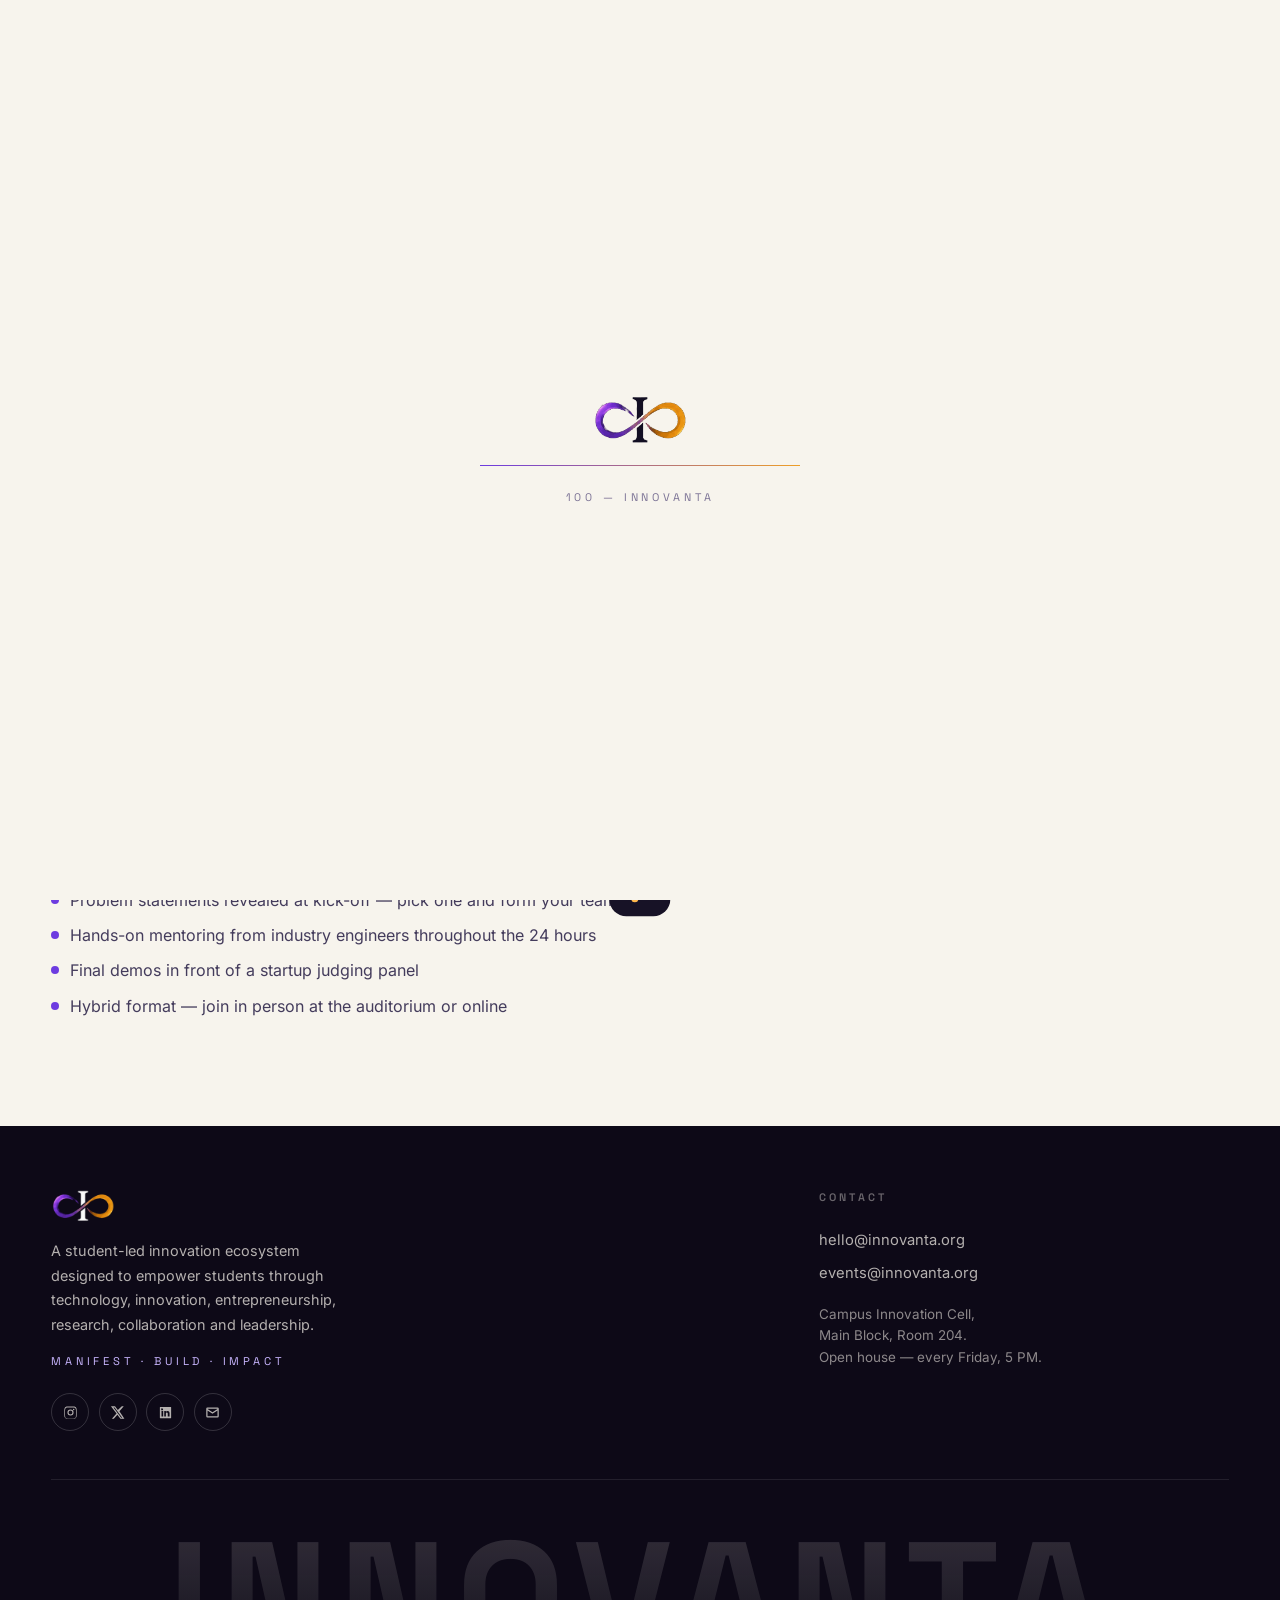
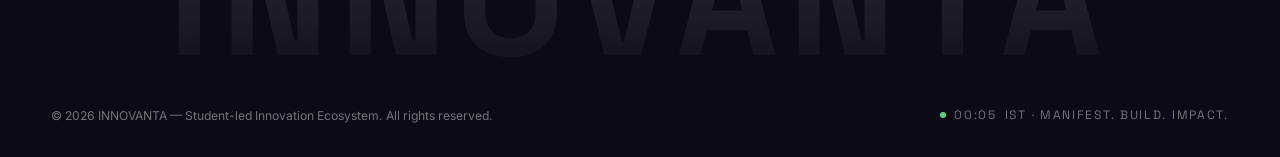
<file: event-hackathon.html>
<!DOCTYPE html>
<html lang="en">
<head>
<meta charset="UTF-8">
<meta name="viewport" content="width=device-width, initial-scale=1.0">
<title>INNOVANTA Hackathon — Build for Impact — INNOVANTA</title>
<meta name="description" content="Teams of up to four spend 24 straight hours turning a real social-sector problem statement into a working, AI-powered prototype. Problem statements are released at kick-off, mentors rotate through the night, and a startup panel judges the final demos.">
<meta property="og:title" content="INNOVANTA Hackathon — Build for Impact — INNOVANTA">
<meta property="og:description" content="Teams of up to four spend 24 straight hours turning a real social-sector problem statement into a working, AI-powered prototype. Problem statements are released at kick-off, mentors rotate through the night, and a startup panel judges the final demos.">
<meta property="og:type" content="website">
<link rel="icon" type="image/png" href="assets/img/logo.png">
<link rel="stylesheet" href="assets/css/base.css">
<link rel="stylesheet" href="assets/css/event.css">
</head>
<body>
<a class="skip" href="#main">Skip to content</a>

<!-- PRELOADER -->
<div id="loader" aria-hidden="true">
  <img src="assets/img/logo.png" alt="">
  <div class="bar"><i id="loader-bar"></i></div>
  <div class="pct"><span id="loader-pct">00</span> — INNOVANTA</div>
</div>

<!-- CURSOR -->
<div class="cursor" aria-hidden="true"></div>
<div class="cursor-ring" aria-hidden="true"></div>

<!-- NAV -->
<header id="nav">
  <div class="wrap">
    <a class="brand" href="index.html" aria-label="INNOVANTA home">
      <img src="assets/img/logo.png" alt="INNOVANTA emblem">
      <span><b>INNOVANTA</b><small>MANIFEST · BUILD · IMPACT</small></span>
    </a>
    <nav class="nav-links" aria-label="Primary">
      <a href="index.html">Home</a>
      <a class="active" href="events.html">Events</a>
    </nav>
    <div class="nav-cta">
      <button id="burger" aria-label="Open menu" aria-expanded="false"><i></i><i></i></button>
    </div>
  </div>
</header>

<!-- MOBILE MENU -->
<nav id="menu" aria-label="Mobile">
  <a class="big" href="index.html"><span>01</span>Home</a>
  <a class="big" href="events.html"><span>02</span>Events</a>
  <div class="menu-foot"><span>INNOVANTA — STUDENT-LED INNOVATION ECOSYSTEM</span><span>EST. FOR STUDENTS, BY STUDENTS</span></div>
</nav>

<main id="main">

<section class="sec" style="padding-top:8.5rem">
  <div class="wrap">
    <a class="ev-back" href="events.html">← All Events</a>
    <div class="ed-grid">
      <div class="ed-main">
        <div class="ev-poster tone-m"><span class="big">26</span>
          <span class="kicker">Flagship · Hackathon</span>
          <div class="fmt"><span class="inf">24 HOURS</span><span class="inf">◉ HYBRID</span></div>
        </div>
        <div class="ev-meta"><span class="pill open">Registration Open</span><time>Nov 14–15, 2026 · 9:00 AM IST</time></div>
        <h1>INNOVANTA Hackathon — Build for Impact</h1>
        <p class="lead">Teams of up to four spend 24 straight hours turning a real social-sector problem statement into a working, AI-powered prototype. Problem statements are released at kick-off, mentors rotate through the night, and a startup panel judges the final demos.</p>
        <h2>What to expect</h2>
        <ul class="ed-list"><li>Problem statements revealed at kick-off — pick one and form your team</li><li>Hands-on mentoring from industry engineers throughout the 24 hours</li><li>Final demos in front of a startup judging panel</li><li>Hybrid format — join in person at the auditorium or online</li></ul>
        
      </div>
      <aside class="ed-side" aria-label="Event details">
        <dl style="display:grid;gap:1rem;margin:0"><div><dt>When</dt><dd>Nov 14–15, 2026 · 9:00 AM IST</dd></div><div><dt>Where</dt><dd>Innovation Auditorium + Online</dd></div><div><dt>Type</dt><dd>Flagship · Hackathon</dd></div><div><dt>Format</dt><dd>24 HOURS · ◉ HYBRID</dd></div><div><dt>Registration</dt><dd>Register by Nov 7, 2026</dd></div></dl>
        <a class="btn btn-violet" href="index.html#join">Register Now <span class="arr">↗</span></a>
        <a class="btn btn-ghost" href="events.html">Browse all events</a>
      </aside>
    </div>
  </div>
</section>

</main>

<!-- ============ FOOTER ============ -->
<footer id="contact">
  <div class="wrap">
    <div class="foot-top">
      <div class="foot-brand">
        <img src="assets/img/logo-footer.png" alt="INNOVANTA emblem">
        <p>A student-led innovation ecosystem designed to empower students through technology, innovation, entrepreneurship, research, collaboration and leadership.</p>
        <div class="tag">Manifest · Build · Impact</div>
        <div class="socials">
          <a href="#" aria-label="Instagram" data-toast="@innovanta — coming to your feed soon"><svg viewBox="0 0 24 24"><path d="M12 2.2c3.2 0 3.6 0 4.9.1 1.2.1 1.8.2 2.2.4.6.2 1 .5 1.4.9.4.4.7.8.9 1.4.2.4.4 1 .4 2.2.1 1.3.1 1.7.1 4.9s0 3.6-.1 4.9c-.1 1.2-.2 1.8-.4 2.2a3.8 3.8 0 0 1-2.3 2.3c-.4.2-1 .4-2.2.4-1.3.1-1.7.1-4.9.1s-3.6 0-4.9-.1c-1.2-.1-1.8-.2-2.2-.4a3.8 3.8 0 0 1-2.3-2.3c-.2-.4-.4-1-.4-2.2-.1-1.3-.1-1.7-.1-4.9s0-3.6.1-4.9c.1-1.2.2-1.8.4-2.2.2-.6.5-1 .9-1.4.4-.4.8-.7 1.4-.9.4-.2 1-.4 2.2-.4C8.4 2.2 8.8 2.2 12 2.2zm0 1.8c-3.1 0-3.5 0-4.8.1-1.1.1-1.5.2-1.8.3-.5.2-.8.4-1.1.7-.3.3-.5.6-.7 1.1-.1.3-.3.7-.3 1.8-.1 1.3-.1 1.7-.1 4.8s0 3.5.1 4.8c.1 1.1.2 1.5.3 1.8.2.5.4.8.7 1.1.3.3.6.5 1.1.7.3.1.7.3 1.8.3 1.3.1 1.7.1 4.8.1s3.5 0 4.8-.1c1.1-.1 1.5-.2 1.8-.3.5-.2.8-.4 1.1-.7.3-.3.5-.6.7-1.1.1-.3.3-.7.3-1.8.1-1.3.1-1.7.1-4.8s0-3.5-.1-4.8c-.1-1.1-.2-1.5-.3-1.8a3 3 0 0 0-.7-1.1 3 3 0 0 0-1.1-.7c-.3-.1-.7-.3-1.8-.3-1.3-.1-1.7-.1-4.8-.1zm0 3.1a4.9 4.9 0 1 1 0 9.8 4.9 4.9 0 0 1 0-9.8zm0 1.8a3.1 3.1 0 1 0 0 6.2 3.1 3.1 0 0 0 0-6.2zm5.1-2.9a1.1 1.1 0 1 1 0 2.3 1.1 1.1 0 0 1 0-2.3z"/></svg></a>
          <a href="#" aria-label="X / Twitter" data-toast="Follow @innovanta for live updates"><svg viewBox="0 0 24 24"><path d="M18.9 2H22l-6.9 7.9L23 22h-6.3l-4.9-6.4L6.1 22H3l7.4-8.4L1.5 2H8l4.5 5.9L18.9 2zm-1.1 18.2h1.7L7.3 3.8H5.5l12.3 16.4z"/></svg></a>
          <a href="#" aria-label="LinkedIn" data-toast="INNOVANTA on LinkedIn — networking awaits"><svg viewBox="0 0 24 24"><path d="M20.4 3H3.6A.6.6 0 0 0 3 3.6v16.8a.6.6 0 0 0 .6.6h16.8a.6.6 0 0 0 .6-.6V3.6a.6.6 0 0 0-.6-.6zM8.3 18.3H5.6V9.7h2.7v8.6zM7 8.5a1.6 1.6 0 1 1 0-3.1 1.6 1.6 0 0 1 0 3.1zm11.3 9.8h-2.7v-4.2c0-1 0-2.3-1.4-2.3s-1.6 1.1-1.6 2.2v4.3H10V9.7h2.6v1.2h.1a2.9 2.9 0 0 1 2.6-1.4c2.7 0 3.2 1.8 3.2 4.1v4.7z"/></svg></a>
          <a href="mailto:hello@innovanta.org" aria-label="Email"><svg viewBox="0 0 24 24"><path d="M20 4H4a2 2 0 0 0-2 2v12a2 2 0 0 0 2 2h16a2 2 0 0 0 2-2V6a2 2 0 0 0-2-2zm0 2v.5l-8 5-8-5V6h16zM4 18V8.9l7.5 4.7a.7.7 0 0 0 1 0L20 8.9V18H4z"/></svg></a>
        </div>
      </div>
      <div class="fcol">
        <h4>Contact</h4>
        <a href="mailto:hello@innovanta.org">hello@innovanta.org</a>
        <a href="mailto:events@innovanta.org">events@innovanta.org</a>
        <p class="mini">Campus Innovation Cell,<br>Main Block, Room 204.<br>Open house — every Friday, 5 PM.</p>
      </div>
    </div>
    <div class="foot-word" aria-hidden="true"><span>INNOVANTA</span></div>
    <div class="foot-bar">
      <span>© 2026 INNOVANTA — Student-led Innovation Ecosystem. All rights reserved.</span>
      <span class="k"><span class="live"></span><span id="clock2">—</span> IST · MANIFEST. BUILD. IMPACT.</span>
    </div>
  </div>
</footer>

<!-- TOAST -->
<div id="toast" role="status" aria-live="polite"><span class="td"></span><span id="toast-msg"></span></div>

<script src="assets/js/site.js"></script>
</body>
</html>
</file>
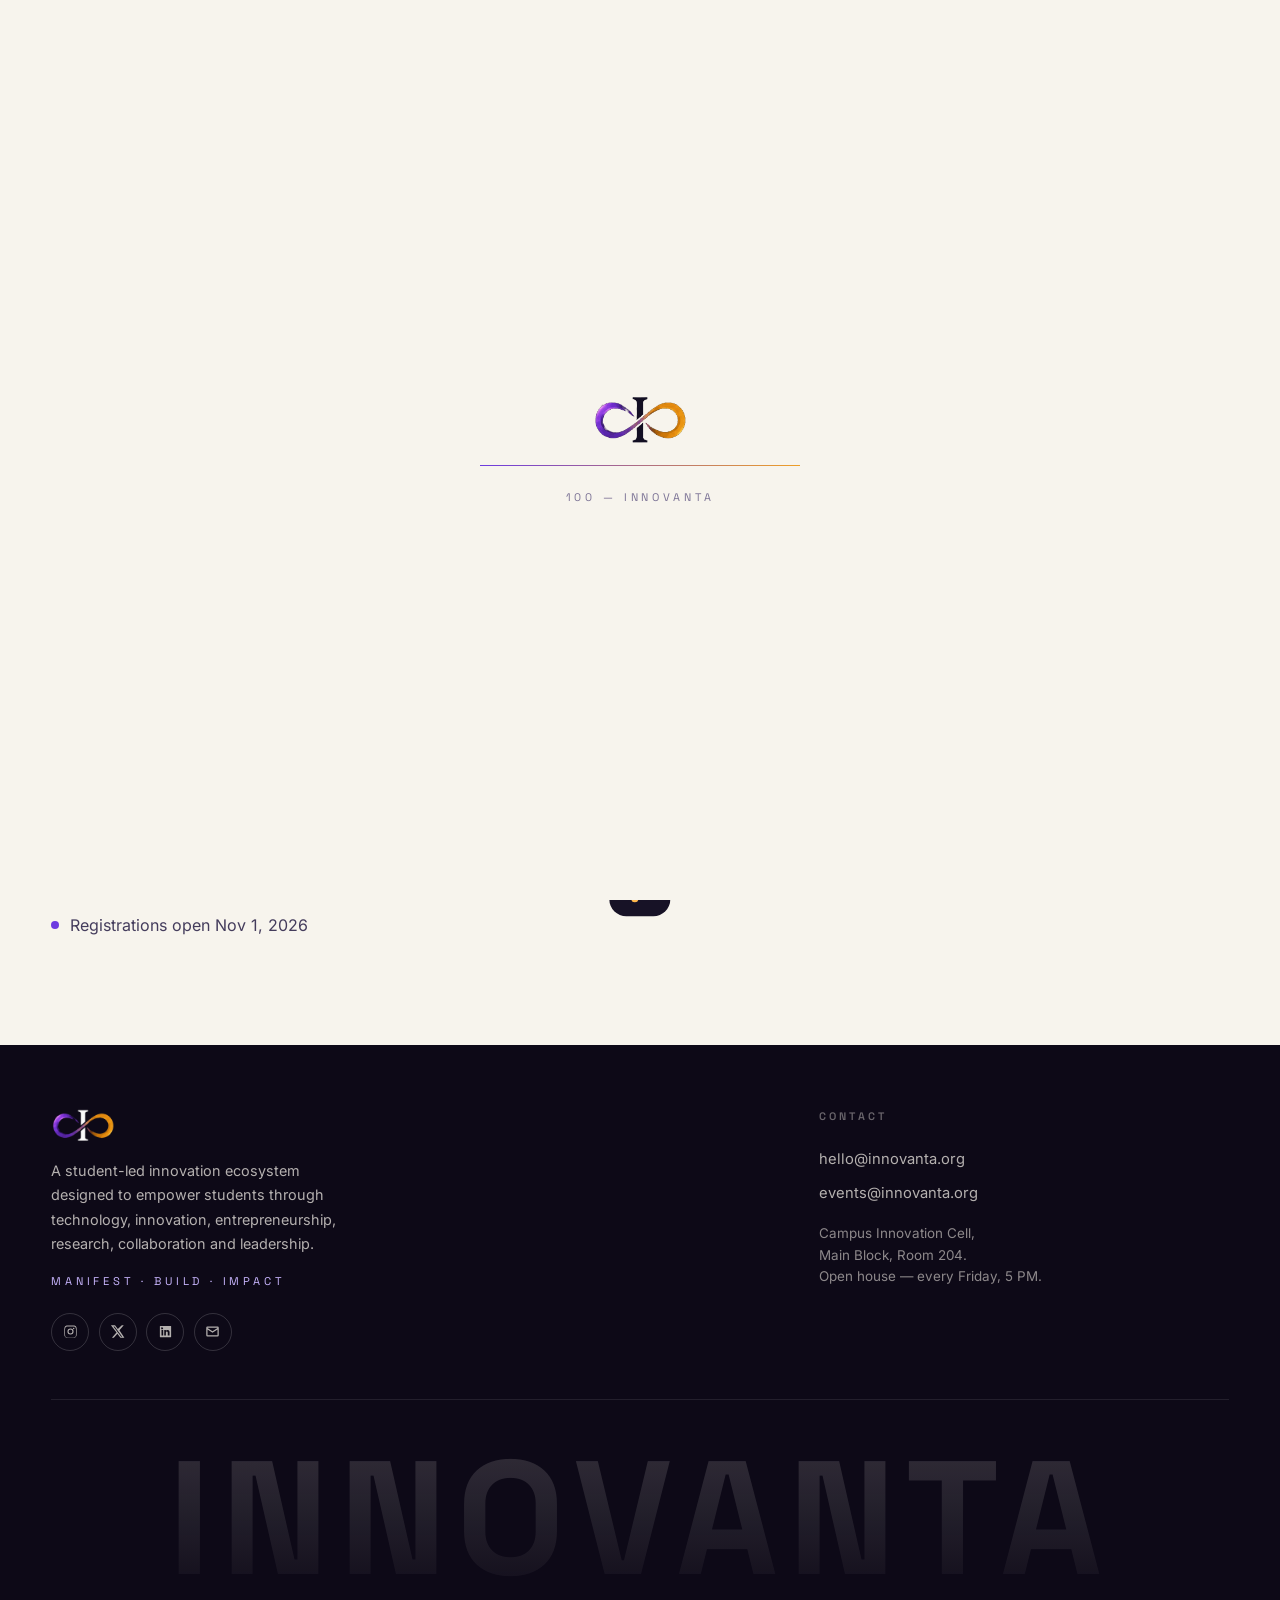
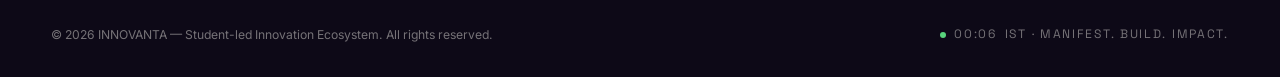
<file: event-ideathon.html>
<!DOCTYPE html>
<html lang="en">
<head>
<meta charset="UTF-8">
<meta name="viewport" content="width=device-width, initial-scale=1.0">
<title>Ideate → Innovate Ideathon — INNOVANTA</title>
<meta name="description" content="A single-day ideathon for anyone with curiosity — no coding needed. Teams take raw ideas through problem validation and leave with a project brief, a roadmap and people to build it with.">
<meta property="og:title" content="Ideate → Innovate Ideathon — INNOVANTA">
<meta property="og:description" content="A single-day ideathon for anyone with curiosity — no coding needed. Teams take raw ideas through problem validation and leave with a project brief, a roadmap and people to build it with.">
<meta property="og:type" content="website">
<link rel="icon" type="image/png" href="assets/img/logo.png">
<link rel="stylesheet" href="assets/css/base.css">
<link rel="stylesheet" href="assets/css/event.css">
</head>
<body>
<a class="skip" href="#main">Skip to content</a>

<!-- PRELOADER -->
<div id="loader" aria-hidden="true">
  <img src="assets/img/logo.png" alt="">
  <div class="bar"><i id="loader-bar"></i></div>
  <div class="pct"><span id="loader-pct">00</span> — INNOVANTA</div>
</div>

<!-- CURSOR -->
<div class="cursor" aria-hidden="true"></div>
<div class="cursor-ring" aria-hidden="true"></div>

<!-- NAV -->
<header id="nav">
  <div class="wrap">
    <a class="brand" href="index.html" aria-label="INNOVANTA home">
      <img src="assets/img/logo.png" alt="INNOVANTA emblem">
      <span><b>INNOVANTA</b><small>MANIFEST · BUILD · IMPACT</small></span>
    </a>
    <nav class="nav-links" aria-label="Primary">
      <a href="index.html">Home</a>
      <a class="active" href="events.html">Events</a>
    </nav>
    <div class="nav-cta">
      <button id="burger" aria-label="Open menu" aria-expanded="false"><i></i><i></i></button>
    </div>
  </div>
</header>

<!-- MOBILE MENU -->
<nav id="menu" aria-label="Mobile">
  <a class="big" href="index.html"><span>01</span>Home</a>
  <a class="big" href="events.html"><span>02</span>Events</a>
  <div class="menu-foot"><span>INNOVANTA — STUDENT-LED INNOVATION ECOSYSTEM</span><span>EST. FOR STUDENTS, BY STUDENTS</span></div>
</nav>

<main id="main">

<section class="sec" style="padding-top:8.5rem">
  <div class="wrap">
    <a class="ev-back" href="events.html">← All Events</a>
    <div class="ed-grid">
      <div class="ed-main">
        <div class="ev-poster tone-a"><span class="big">iD</span>
          <span class="kicker">Ideathon · 6 Hours</span>
          <div class="fmt"><span class="inf">OPEN TO ALL</span><span class="inf">◉ CAMPUS</span></div>
        </div>
        <div class="ev-meta"><span class="pill soon">Coming Soon</span><time>Dec 5, 2026 · 9:00 AM IST</time></div>
        <h1>Ideate → Innovate Ideathon</h1>
        <p class="lead">A single-day ideathon for anyone with curiosity — no coding needed. Teams take raw ideas through problem validation and leave with a project brief, a roadmap and people to build it with.</p>
        <h2>What to expect</h2>
        <ul class="ed-list"><li>Open to all students, any branch or year</li><li>Structured validation sprints, from idea to project brief</li><li>Leave with a roadmap and a ready team</li><li>Registrations open Nov 1, 2026</li></ul>
        
      </div>
      <aside class="ed-side" aria-label="Event details">
        <dl style="display:grid;gap:1rem;margin:0"><div><dt>When</dt><dd>Dec 5, 2026 · 9:00 AM IST</dd></div><div><dt>Where</dt><dd>Main Auditorium</dd></div><div><dt>Type</dt><dd>Ideathon · 6 Hours</dd></div><div><dt>Format</dt><dd>OPEN TO ALL · ◉ CAMPUS</dd></div><div><dt>Registration</dt><dd>Registrations open Nov 1, 2026</dd></div></dl>
        <a class="btn btn-violet" href="index.html#join">Opens Soon <span class="arr">↗</span></a>
        <a class="btn btn-ghost" href="events.html">Browse all events</a>
      </aside>
    </div>
  </div>
</section>

</main>

<!-- ============ FOOTER ============ -->
<footer id="contact">
  <div class="wrap">
    <div class="foot-top">
      <div class="foot-brand">
        <img src="assets/img/logo-footer.png" alt="INNOVANTA emblem">
        <p>A student-led innovation ecosystem designed to empower students through technology, innovation, entrepreneurship, research, collaboration and leadership.</p>
        <div class="tag">Manifest · Build · Impact</div>
        <div class="socials">
          <a href="#" aria-label="Instagram" data-toast="@innovanta — coming to your feed soon"><svg viewBox="0 0 24 24"><path d="M12 2.2c3.2 0 3.6 0 4.9.1 1.2.1 1.8.2 2.2.4.6.2 1 .5 1.4.9.4.4.7.8.9 1.4.2.4.4 1 .4 2.2.1 1.3.1 1.7.1 4.9s0 3.6-.1 4.9c-.1 1.2-.2 1.8-.4 2.2a3.8 3.8 0 0 1-2.3 2.3c-.4.2-1 .4-2.2.4-1.3.1-1.7.1-4.9.1s-3.6 0-4.9-.1c-1.2-.1-1.8-.2-2.2-.4a3.8 3.8 0 0 1-2.3-2.3c-.2-.4-.4-1-.4-2.2-.1-1.3-.1-1.7-.1-4.9s0-3.6.1-4.9c.1-1.2.2-1.8.4-2.2.2-.6.5-1 .9-1.4.4-.4.8-.7 1.4-.9.4-.2 1-.4 2.2-.4C8.4 2.2 8.8 2.2 12 2.2zm0 1.8c-3.1 0-3.5 0-4.8.1-1.1.1-1.5.2-1.8.3-.5.2-.8.4-1.1.7-.3.3-.5.6-.7 1.1-.1.3-.3.7-.3 1.8-.1 1.3-.1 1.7-.1 4.8s0 3.5.1 4.8c.1 1.1.2 1.5.3 1.8.2.5.4.8.7 1.1.3.3.6.5 1.1.7.3.1.7.3 1.8.3 1.3.1 1.7.1 4.8.1s3.5 0 4.8-.1c1.1-.1 1.5-.2 1.8-.3.5-.2.8-.4 1.1-.7.3-.3.5-.6.7-1.1.1-.3.3-.7.3-1.8.1-1.3.1-1.7.1-4.8s0-3.5-.1-4.8c-.1-1.1-.2-1.5-.3-1.8a3 3 0 0 0-.7-1.1 3 3 0 0 0-1.1-.7c-.3-.1-.7-.3-1.8-.3-1.3-.1-1.7-.1-4.8-.1zm0 3.1a4.9 4.9 0 1 1 0 9.8 4.9 4.9 0 0 1 0-9.8zm0 1.8a3.1 3.1 0 1 0 0 6.2 3.1 3.1 0 0 0 0-6.2zm5.1-2.9a1.1 1.1 0 1 1 0 2.3 1.1 1.1 0 0 1 0-2.3z"/></svg></a>
          <a href="#" aria-label="X / Twitter" data-toast="Follow @innovanta for live updates"><svg viewBox="0 0 24 24"><path d="M18.9 2H22l-6.9 7.9L23 22h-6.3l-4.9-6.4L6.1 22H3l7.4-8.4L1.5 2H8l4.5 5.9L18.9 2zm-1.1 18.2h1.7L7.3 3.8H5.5l12.3 16.4z"/></svg></a>
          <a href="#" aria-label="LinkedIn" data-toast="INNOVANTA on LinkedIn — networking awaits"><svg viewBox="0 0 24 24"><path d="M20.4 3H3.6A.6.6 0 0 0 3 3.6v16.8a.6.6 0 0 0 .6.6h16.8a.6.6 0 0 0 .6-.6V3.6a.6.6 0 0 0-.6-.6zM8.3 18.3H5.6V9.7h2.7v8.6zM7 8.5a1.6 1.6 0 1 1 0-3.1 1.6 1.6 0 0 1 0 3.1zm11.3 9.8h-2.7v-4.2c0-1 0-2.3-1.4-2.3s-1.6 1.1-1.6 2.2v4.3H10V9.7h2.6v1.2h.1a2.9 2.9 0 0 1 2.6-1.4c2.7 0 3.2 1.8 3.2 4.1v4.7z"/></svg></a>
          <a href="mailto:hello@innovanta.org" aria-label="Email"><svg viewBox="0 0 24 24"><path d="M20 4H4a2 2 0 0 0-2 2v12a2 2 0 0 0 2 2h16a2 2 0 0 0 2-2V6a2 2 0 0 0-2-2zm0 2v.5l-8 5-8-5V6h16zM4 18V8.9l7.5 4.7a.7.7 0 0 0 1 0L20 8.9V18H4z"/></svg></a>
        </div>
      </div>
      <div class="fcol">
        <h4>Contact</h4>
        <a href="mailto:hello@innovanta.org">hello@innovanta.org</a>
        <a href="mailto:events@innovanta.org">events@innovanta.org</a>
        <p class="mini">Campus Innovation Cell,<br>Main Block, Room 204.<br>Open house — every Friday, 5 PM.</p>
      </div>
    </div>
    <div class="foot-word" aria-hidden="true"><span>INNOVANTA</span></div>
    <div class="foot-bar">
      <span>© 2026 INNOVANTA — Student-led Innovation Ecosystem. All rights reserved.</span>
      <span class="k"><span class="live"></span><span id="clock2">—</span> IST · MANIFEST. BUILD. IMPACT.</span>
    </div>
  </div>
</footer>

<!-- TOAST -->
<div id="toast" role="status" aria-live="polite"><span class="td"></span><span id="toast-msg"></span></div>

<script src="assets/js/site.js"></script>
</body>
</html>
</file>
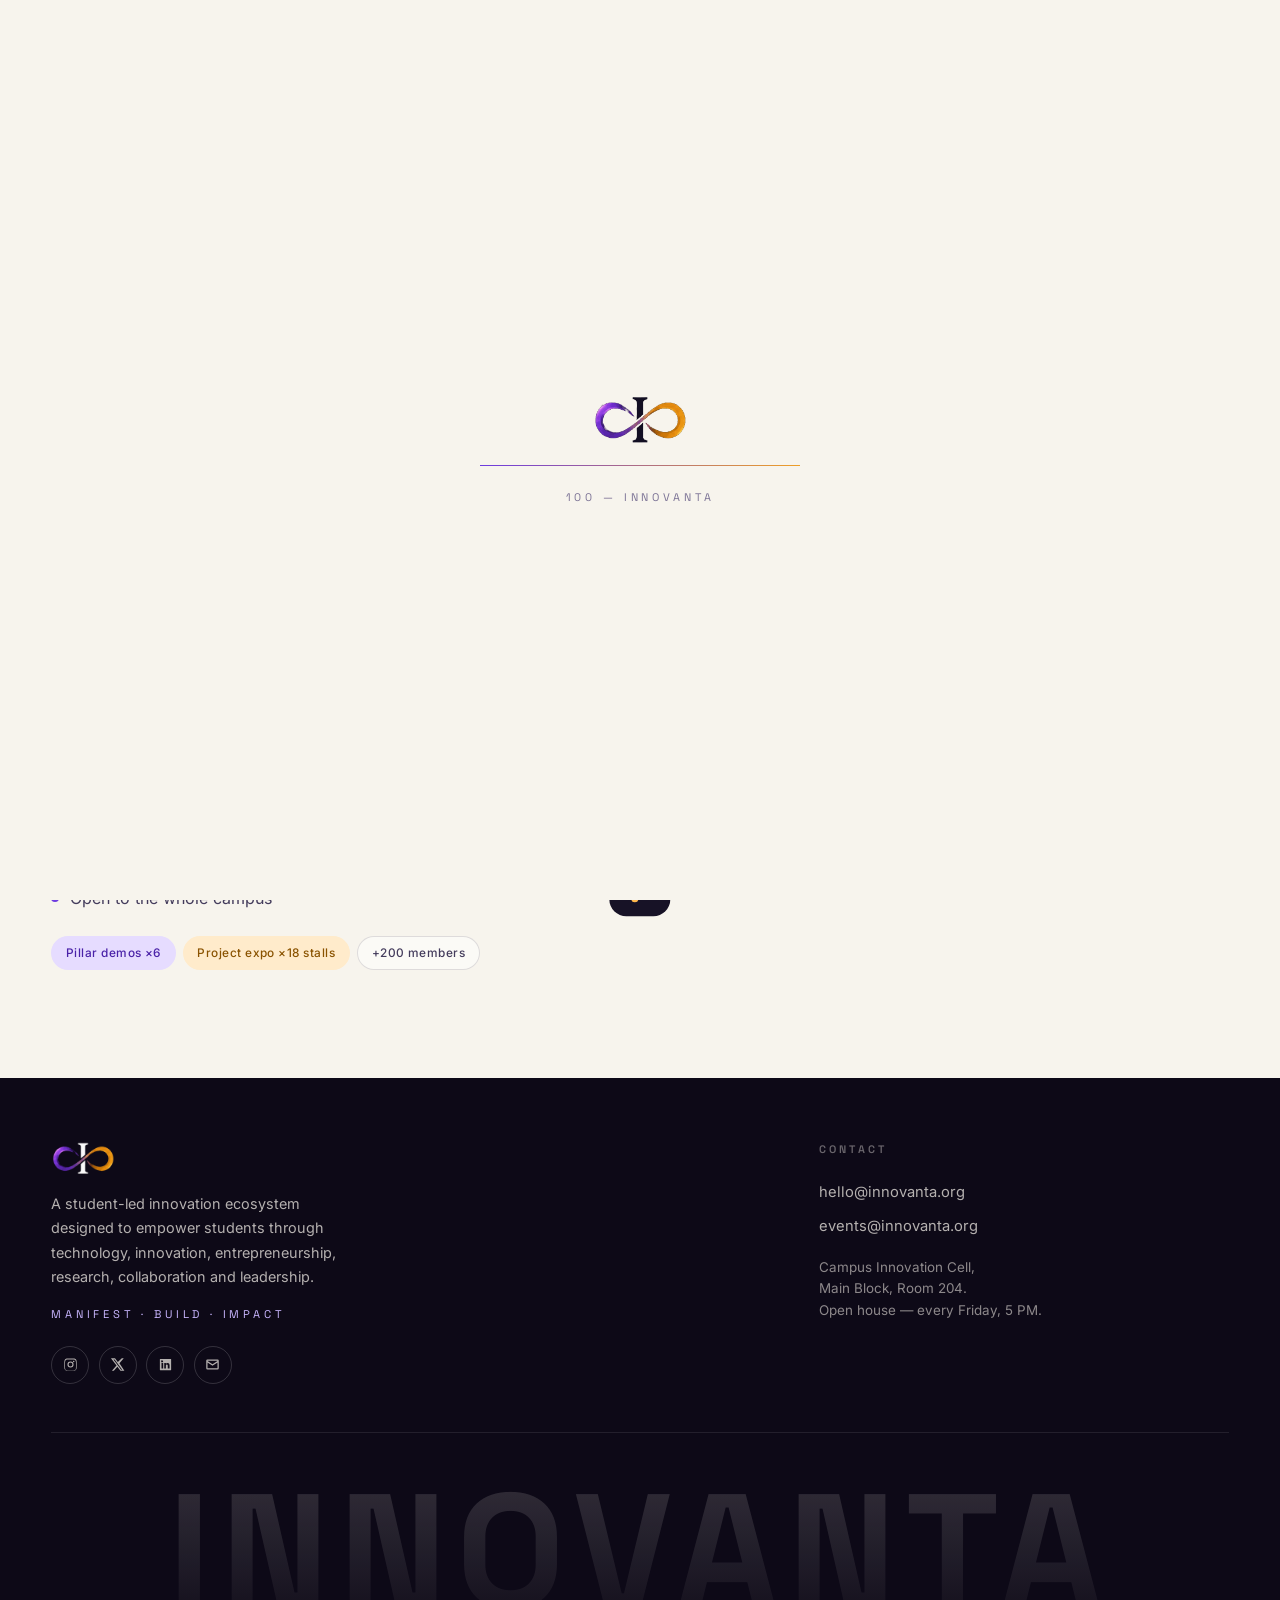
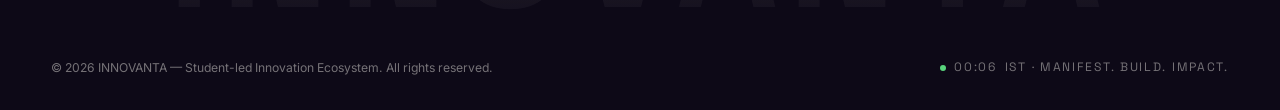
<file: event-innovax-open-house.html>
<!DOCTYPE html>
<html lang="en">
<head>
<meta charset="UTF-8">
<meta name="viewport" content="width=device-width, initial-scale=1.0">
<title>InnovaX Open House — INNOVANTA</title>
<meta name="description" content="The day INNOVANTA met its wider campus: six-pillar demos, a project expo with 18 stalls, and 200+ new members who never left the group chat.">
<meta property="og:title" content="InnovaX Open House — INNOVANTA">
<meta property="og:description" content="The day INNOVANTA met its wider campus: six-pillar demos, a project expo with 18 stalls, and 200+ new members who never left the group chat.">
<meta property="og:type" content="website">
<link rel="icon" type="image/png" href="assets/img/logo.png">
<link rel="stylesheet" href="assets/css/base.css">
<link rel="stylesheet" href="assets/css/event.css">
</head>
<body>
<a class="skip" href="#main">Skip to content</a>

<!-- PRELOADER -->
<div id="loader" aria-hidden="true">
  <img src="assets/img/logo.png" alt="">
  <div class="bar"><i id="loader-bar"></i></div>
  <div class="pct"><span id="loader-pct">00</span> — INNOVANTA</div>
</div>

<!-- CURSOR -->
<div class="cursor" aria-hidden="true"></div>
<div class="cursor-ring" aria-hidden="true"></div>

<!-- NAV -->
<header id="nav">
  <div class="wrap">
    <a class="brand" href="index.html" aria-label="INNOVANTA home">
      <img src="assets/img/logo.png" alt="INNOVANTA emblem">
      <span><b>INNOVANTA</b><small>MANIFEST · BUILD · IMPACT</small></span>
    </a>
    <nav class="nav-links" aria-label="Primary">
      <a href="index.html">Home</a>
      <a class="active" href="events.html">Events</a>
    </nav>
    <div class="nav-cta">
      <button id="burger" aria-label="Open menu" aria-expanded="false"><i></i><i></i></button>
    </div>
  </div>
</header>

<!-- MOBILE MENU -->
<nav id="menu" aria-label="Mobile">
  <a class="big" href="index.html"><span>01</span>Home</a>
  <a class="big" href="events.html"><span>02</span>Events</a>
  <div class="menu-foot"><span>INNOVANTA — STUDENT-LED INNOVATION ECOSYSTEM</span><span>EST. FOR STUDENTS, BY STUDENTS</span></div>
</nav>

<main id="main">

<section class="sec" style="padding-top:8.5rem">
  <div class="wrap">
    <a class="ev-back" href="events.html">← All Events</a>
    <div class="ed-grid">
      <div class="ed-main">
        <div class="ev-poster tone-p"><span class="big">X9</span>
          <span class="kicker">Past · Community Meet</span>
          <div class="fmt"><span class="inf">200+ MEMBERS</span></div>
        </div>
        <div class="ev-meta"><span class="pill closed">Concluded · Apr 2026</span></div>
        <h1>InnovaX Open House</h1>
        <p class="lead">The day INNOVANTA met its wider campus: six-pillar demos, a project expo with 18 stalls, and 200+ new members who never left the group chat.</p>
        <h2>Highlights</h2>
        <ul class="ed-list"><li>Demos for all six pillars</li><li>Project expo with 18 stalls</li><li>200+ new members joined on the day</li><li>Open to the whole campus</li></ul>
        <div style="margin-top:1.6rem"><div class="ev-high">
            <span class="chip v">Pillar demos ×6</span>
            <span class="chip a">Project expo ×18 stalls</span>
            <span class="chip">+200 members</span>
          </div></div>
      </div>
      <aside class="ed-side" aria-label="Event details">
        <dl style="display:grid;gap:1rem;margin:0"><div><dt>Status</dt><dd>Concluded · Apr 2026</dd></div><div><dt>Type</dt><dd>Past · Community Meet</dd></div><div><dt>Format</dt><dd>200+ MEMBERS</dd></div></dl>
        <a class="btn btn-violet" href="index.html#join">Join the Community <span class="arr">↗</span></a>
        <a class="btn btn-ghost" href="gallery.html?event=open">View gallery</a>
        <a class="btn btn-ghost" href="events.html">Browse all events</a>
      </aside>
    </div>
  </div>
</section>

</main>

<!-- ============ FOOTER ============ -->
<footer id="contact">
  <div class="wrap">
    <div class="foot-top">
      <div class="foot-brand">
        <img src="assets/img/logo-footer.png" alt="INNOVANTA emblem">
        <p>A student-led innovation ecosystem designed to empower students through technology, innovation, entrepreneurship, research, collaboration and leadership.</p>
        <div class="tag">Manifest · Build · Impact</div>
        <div class="socials">
          <a href="#" aria-label="Instagram" data-toast="@innovanta — coming to your feed soon"><svg viewBox="0 0 24 24"><path d="M12 2.2c3.2 0 3.6 0 4.9.1 1.2.1 1.8.2 2.2.4.6.2 1 .5 1.4.9.4.4.7.8.9 1.4.2.4.4 1 .4 2.2.1 1.3.1 1.7.1 4.9s0 3.6-.1 4.9c-.1 1.2-.2 1.8-.4 2.2a3.8 3.8 0 0 1-2.3 2.3c-.4.2-1 .4-2.2.4-1.3.1-1.7.1-4.9.1s-3.6 0-4.9-.1c-1.2-.1-1.8-.2-2.2-.4a3.8 3.8 0 0 1-2.3-2.3c-.2-.4-.4-1-.4-2.2-.1-1.3-.1-1.7-.1-4.9s0-3.6.1-4.9c.1-1.2.2-1.8.4-2.2.2-.6.5-1 .9-1.4.4-.4.8-.7 1.4-.9.4-.2 1-.4 2.2-.4C8.4 2.2 8.8 2.2 12 2.2zm0 1.8c-3.1 0-3.5 0-4.8.1-1.1.1-1.5.2-1.8.3-.5.2-.8.4-1.1.7-.3.3-.5.6-.7 1.1-.1.3-.3.7-.3 1.8-.1 1.3-.1 1.7-.1 4.8s0 3.5.1 4.8c.1 1.1.2 1.5.3 1.8.2.5.4.8.7 1.1.3.3.6.5 1.1.7.3.1.7.3 1.8.3 1.3.1 1.7.1 4.8.1s3.5 0 4.8-.1c1.1-.1 1.5-.2 1.8-.3.5-.2.8-.4 1.1-.7.3-.3.5-.6.7-1.1.1-.3.3-.7.3-1.8.1-1.3.1-1.7.1-4.8s0-3.5-.1-4.8c-.1-1.1-.2-1.5-.3-1.8a3 3 0 0 0-.7-1.1 3 3 0 0 0-1.1-.7c-.3-.1-.7-.3-1.8-.3-1.3-.1-1.7-.1-4.8-.1zm0 3.1a4.9 4.9 0 1 1 0 9.8 4.9 4.9 0 0 1 0-9.8zm0 1.8a3.1 3.1 0 1 0 0 6.2 3.1 3.1 0 0 0 0-6.2zm5.1-2.9a1.1 1.1 0 1 1 0 2.3 1.1 1.1 0 0 1 0-2.3z"/></svg></a>
          <a href="#" aria-label="X / Twitter" data-toast="Follow @innovanta for live updates"><svg viewBox="0 0 24 24"><path d="M18.9 2H22l-6.9 7.9L23 22h-6.3l-4.9-6.4L6.1 22H3l7.4-8.4L1.5 2H8l4.5 5.9L18.9 2zm-1.1 18.2h1.7L7.3 3.8H5.5l12.3 16.4z"/></svg></a>
          <a href="#" aria-label="LinkedIn" data-toast="INNOVANTA on LinkedIn — networking awaits"><svg viewBox="0 0 24 24"><path d="M20.4 3H3.6A.6.6 0 0 0 3 3.6v16.8a.6.6 0 0 0 .6.6h16.8a.6.6 0 0 0 .6-.6V3.6a.6.6 0 0 0-.6-.6zM8.3 18.3H5.6V9.7h2.7v8.6zM7 8.5a1.6 1.6 0 1 1 0-3.1 1.6 1.6 0 0 1 0 3.1zm11.3 9.8h-2.7v-4.2c0-1 0-2.3-1.4-2.3s-1.6 1.1-1.6 2.2v4.3H10V9.7h2.6v1.2h.1a2.9 2.9 0 0 1 2.6-1.4c2.7 0 3.2 1.8 3.2 4.1v4.7z"/></svg></a>
          <a href="mailto:hello@innovanta.org" aria-label="Email"><svg viewBox="0 0 24 24"><path d="M20 4H4a2 2 0 0 0-2 2v12a2 2 0 0 0 2 2h16a2 2 0 0 0 2-2V6a2 2 0 0 0-2-2zm0 2v.5l-8 5-8-5V6h16zM4 18V8.9l7.5 4.7a.7.7 0 0 0 1 0L20 8.9V18H4z"/></svg></a>
        </div>
      </div>
      <div class="fcol">
        <h4>Contact</h4>
        <a href="mailto:hello@innovanta.org">hello@innovanta.org</a>
        <a href="mailto:events@innovanta.org">events@innovanta.org</a>
        <p class="mini">Campus Innovation Cell,<br>Main Block, Room 204.<br>Open house — every Friday, 5 PM.</p>
      </div>
    </div>
    <div class="foot-word" aria-hidden="true"><span>INNOVANTA</span></div>
    <div class="foot-bar">
      <span>© 2026 INNOVANTA — Student-led Innovation Ecosystem. All rights reserved.</span>
      <span class="k"><span class="live"></span><span id="clock2">—</span> IST · MANIFEST. BUILD. IMPACT.</span>
    </div>
  </div>
</footer>

<!-- TOAST -->
<div id="toast" role="status" aria-live="polite"><span class="td"></span><span id="toast-msg"></span></div>

<script src="assets/js/site.js"></script>
</body>
</html>
</file>
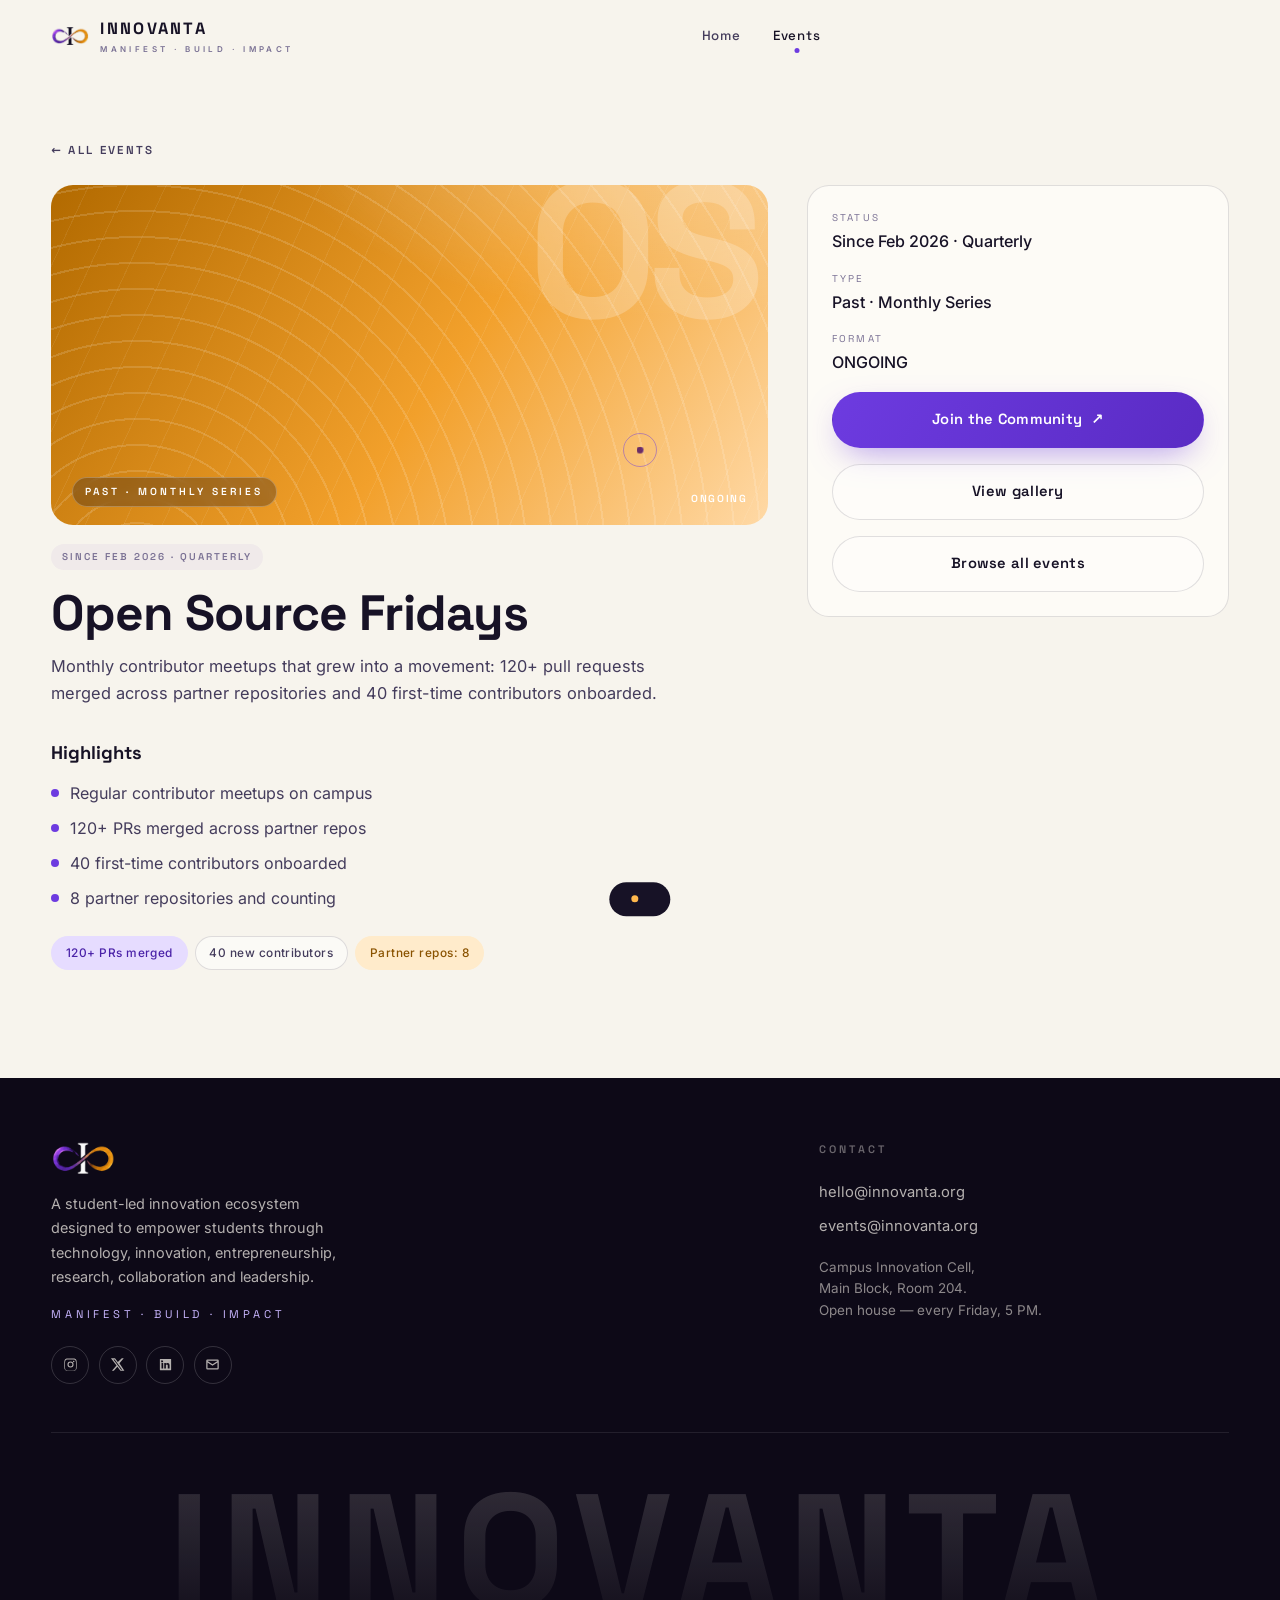
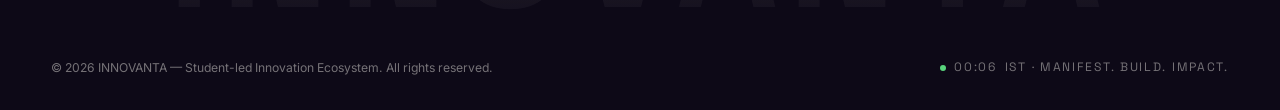
<file: event-open-source-fridays.html>
<!DOCTYPE html>
<html lang="en">
<head>
<meta charset="UTF-8">
<meta name="viewport" content="width=device-width, initial-scale=1.0">
<title>Open Source Fridays — INNOVANTA</title>
<meta name="description" content="Monthly contributor meetups that grew into a movement: 120+ pull requests merged across partner repositories and 40 first-time contributors onboarded.">
<meta property="og:title" content="Open Source Fridays — INNOVANTA">
<meta property="og:description" content="Monthly contributor meetups that grew into a movement: 120+ pull requests merged across partner repositories and 40 first-time contributors onboarded.">
<meta property="og:type" content="website">
<link rel="icon" type="image/png" href="assets/img/logo.png">
<link rel="stylesheet" href="assets/css/base.css">
<link rel="stylesheet" href="assets/css/event.css">
</head>
<body>
<a class="skip" href="#main">Skip to content</a>

<!-- PRELOADER -->
<div id="loader" aria-hidden="true">
  <img src="assets/img/logo.png" alt="">
  <div class="bar"><i id="loader-bar"></i></div>
  <div class="pct"><span id="loader-pct">00</span> — INNOVANTA</div>
</div>

<!-- CURSOR -->
<div class="cursor" aria-hidden="true"></div>
<div class="cursor-ring" aria-hidden="true"></div>

<!-- NAV -->
<header id="nav">
  <div class="wrap">
    <a class="brand" href="index.html" aria-label="INNOVANTA home">
      <img src="assets/img/logo.png" alt="INNOVANTA emblem">
      <span><b>INNOVANTA</b><small>MANIFEST · BUILD · IMPACT</small></span>
    </a>
    <nav class="nav-links" aria-label="Primary">
      <a href="index.html">Home</a>
      <a class="active" href="events.html">Events</a>
    </nav>
    <div class="nav-cta">
      <button id="burger" aria-label="Open menu" aria-expanded="false"><i></i><i></i></button>
    </div>
  </div>
</header>

<!-- MOBILE MENU -->
<nav id="menu" aria-label="Mobile">
  <a class="big" href="index.html"><span>01</span>Home</a>
  <a class="big" href="events.html"><span>02</span>Events</a>
  <div class="menu-foot"><span>INNOVANTA — STUDENT-LED INNOVATION ECOSYSTEM</span><span>EST. FOR STUDENTS, BY STUDENTS</span></div>
</nav>

<main id="main">

<section class="sec" style="padding-top:8.5rem">
  <div class="wrap">
    <a class="ev-back" href="events.html">← All Events</a>
    <div class="ed-grid">
      <div class="ed-main">
        <div class="ev-poster tone-a"><span class="big">OS</span>
          <span class="kicker">Past · Monthly Series</span>
          <div class="fmt"><span class="inf">ONGOING</span></div>
        </div>
        <div class="ev-meta"><span class="pill closed">Since Feb 2026 · Quarterly</span></div>
        <h1>Open Source Fridays</h1>
        <p class="lead">Monthly contributor meetups that grew into a movement: 120+ pull requests merged across partner repositories and 40 first-time contributors onboarded.</p>
        <h2>Highlights</h2>
        <ul class="ed-list"><li>Regular contributor meetups on campus</li><li>120+ PRs merged across partner repos</li><li>40 first-time contributors onboarded</li><li>8 partner repositories and counting</li></ul>
        <div style="margin-top:1.6rem"><div class="ev-high">
            <span class="chip v">120+ PRs merged</span>
            <span class="chip">40 new contributors</span>
            <span class="chip a">Partner repos: 8</span>
          </div></div>
      </div>
      <aside class="ed-side" aria-label="Event details">
        <dl style="display:grid;gap:1rem;margin:0"><div><dt>Status</dt><dd>Since Feb 2026 · Quarterly</dd></div><div><dt>Type</dt><dd>Past · Monthly Series</dd></div><div><dt>Format</dt><dd>ONGOING</dd></div></dl>
        <a class="btn btn-violet" href="index.html#join">Join the Community <span class="arr">↗</span></a>
        <a class="btn btn-ghost" href="gallery.html?event=osf">View gallery</a>
        <a class="btn btn-ghost" href="events.html">Browse all events</a>
      </aside>
    </div>
  </div>
</section>

</main>

<!-- ============ FOOTER ============ -->
<footer id="contact">
  <div class="wrap">
    <div class="foot-top">
      <div class="foot-brand">
        <img src="assets/img/logo-footer.png" alt="INNOVANTA emblem">
        <p>A student-led innovation ecosystem designed to empower students through technology, innovation, entrepreneurship, research, collaboration and leadership.</p>
        <div class="tag">Manifest · Build · Impact</div>
        <div class="socials">
          <a href="#" aria-label="Instagram" data-toast="@innovanta — coming to your feed soon"><svg viewBox="0 0 24 24"><path d="M12 2.2c3.2 0 3.6 0 4.9.1 1.2.1 1.8.2 2.2.4.6.2 1 .5 1.4.9.4.4.7.8.9 1.4.2.4.4 1 .4 2.2.1 1.3.1 1.7.1 4.9s0 3.6-.1 4.9c-.1 1.2-.2 1.8-.4 2.2a3.8 3.8 0 0 1-2.3 2.3c-.4.2-1 .4-2.2.4-1.3.1-1.7.1-4.9.1s-3.6 0-4.9-.1c-1.2-.1-1.8-.2-2.2-.4a3.8 3.8 0 0 1-2.3-2.3c-.2-.4-.4-1-.4-2.2-.1-1.3-.1-1.7-.1-4.9s0-3.6.1-4.9c.1-1.2.2-1.8.4-2.2.2-.6.5-1 .9-1.4.4-.4.8-.7 1.4-.9.4-.2 1-.4 2.2-.4C8.4 2.2 8.8 2.2 12 2.2zm0 1.8c-3.1 0-3.5 0-4.8.1-1.1.1-1.5.2-1.8.3-.5.2-.8.4-1.1.7-.3.3-.5.6-.7 1.1-.1.3-.3.7-.3 1.8-.1 1.3-.1 1.7-.1 4.8s0 3.5.1 4.8c.1 1.1.2 1.5.3 1.8.2.5.4.8.7 1.1.3.3.6.5 1.1.7.3.1.7.3 1.8.3 1.3.1 1.7.1 4.8.1s3.5 0 4.8-.1c1.1-.1 1.5-.2 1.8-.3.5-.2.8-.4 1.1-.7.3-.3.5-.6.7-1.1.1-.3.3-.7.3-1.8.1-1.3.1-1.7.1-4.8s0-3.5-.1-4.8c-.1-1.1-.2-1.5-.3-1.8a3 3 0 0 0-.7-1.1 3 3 0 0 0-1.1-.7c-.3-.1-.7-.3-1.8-.3-1.3-.1-1.7-.1-4.8-.1zm0 3.1a4.9 4.9 0 1 1 0 9.8 4.9 4.9 0 0 1 0-9.8zm0 1.8a3.1 3.1 0 1 0 0 6.2 3.1 3.1 0 0 0 0-6.2zm5.1-2.9a1.1 1.1 0 1 1 0 2.3 1.1 1.1 0 0 1 0-2.3z"/></svg></a>
          <a href="#" aria-label="X / Twitter" data-toast="Follow @innovanta for live updates"><svg viewBox="0 0 24 24"><path d="M18.9 2H22l-6.9 7.9L23 22h-6.3l-4.9-6.4L6.1 22H3l7.4-8.4L1.5 2H8l4.5 5.9L18.9 2zm-1.1 18.2h1.7L7.3 3.8H5.5l12.3 16.4z"/></svg></a>
          <a href="#" aria-label="LinkedIn" data-toast="INNOVANTA on LinkedIn — networking awaits"><svg viewBox="0 0 24 24"><path d="M20.4 3H3.6A.6.6 0 0 0 3 3.6v16.8a.6.6 0 0 0 .6.6h16.8a.6.6 0 0 0 .6-.6V3.6a.6.6 0 0 0-.6-.6zM8.3 18.3H5.6V9.7h2.7v8.6zM7 8.5a1.6 1.6 0 1 1 0-3.1 1.6 1.6 0 0 1 0 3.1zm11.3 9.8h-2.7v-4.2c0-1 0-2.3-1.4-2.3s-1.6 1.1-1.6 2.2v4.3H10V9.7h2.6v1.2h.1a2.9 2.9 0 0 1 2.6-1.4c2.7 0 3.2 1.8 3.2 4.1v4.7z"/></svg></a>
          <a href="mailto:hello@innovanta.org" aria-label="Email"><svg viewBox="0 0 24 24"><path d="M20 4H4a2 2 0 0 0-2 2v12a2 2 0 0 0 2 2h16a2 2 0 0 0 2-2V6a2 2 0 0 0-2-2zm0 2v.5l-8 5-8-5V6h16zM4 18V8.9l7.5 4.7a.7.7 0 0 0 1 0L20 8.9V18H4z"/></svg></a>
        </div>
      </div>
      <div class="fcol">
        <h4>Contact</h4>
        <a href="mailto:hello@innovanta.org">hello@innovanta.org</a>
        <a href="mailto:events@innovanta.org">events@innovanta.org</a>
        <p class="mini">Campus Innovation Cell,<br>Main Block, Room 204.<br>Open house — every Friday, 5 PM.</p>
      </div>
    </div>
    <div class="foot-word" aria-hidden="true"><span>INNOVANTA</span></div>
    <div class="foot-bar">
      <span>© 2026 INNOVANTA — Student-led Innovation Ecosystem. All rights reserved.</span>
      <span class="k"><span class="live"></span><span id="clock2">—</span> IST · MANIFEST. BUILD. IMPACT.</span>
    </div>
  </div>
</footer>

<!-- TOAST -->
<div id="toast" role="status" aria-live="polite"><span class="td"></span><span id="toast-msg"></span></div>

<script src="assets/js/site.js"></script>
</body>
</html>
</file>
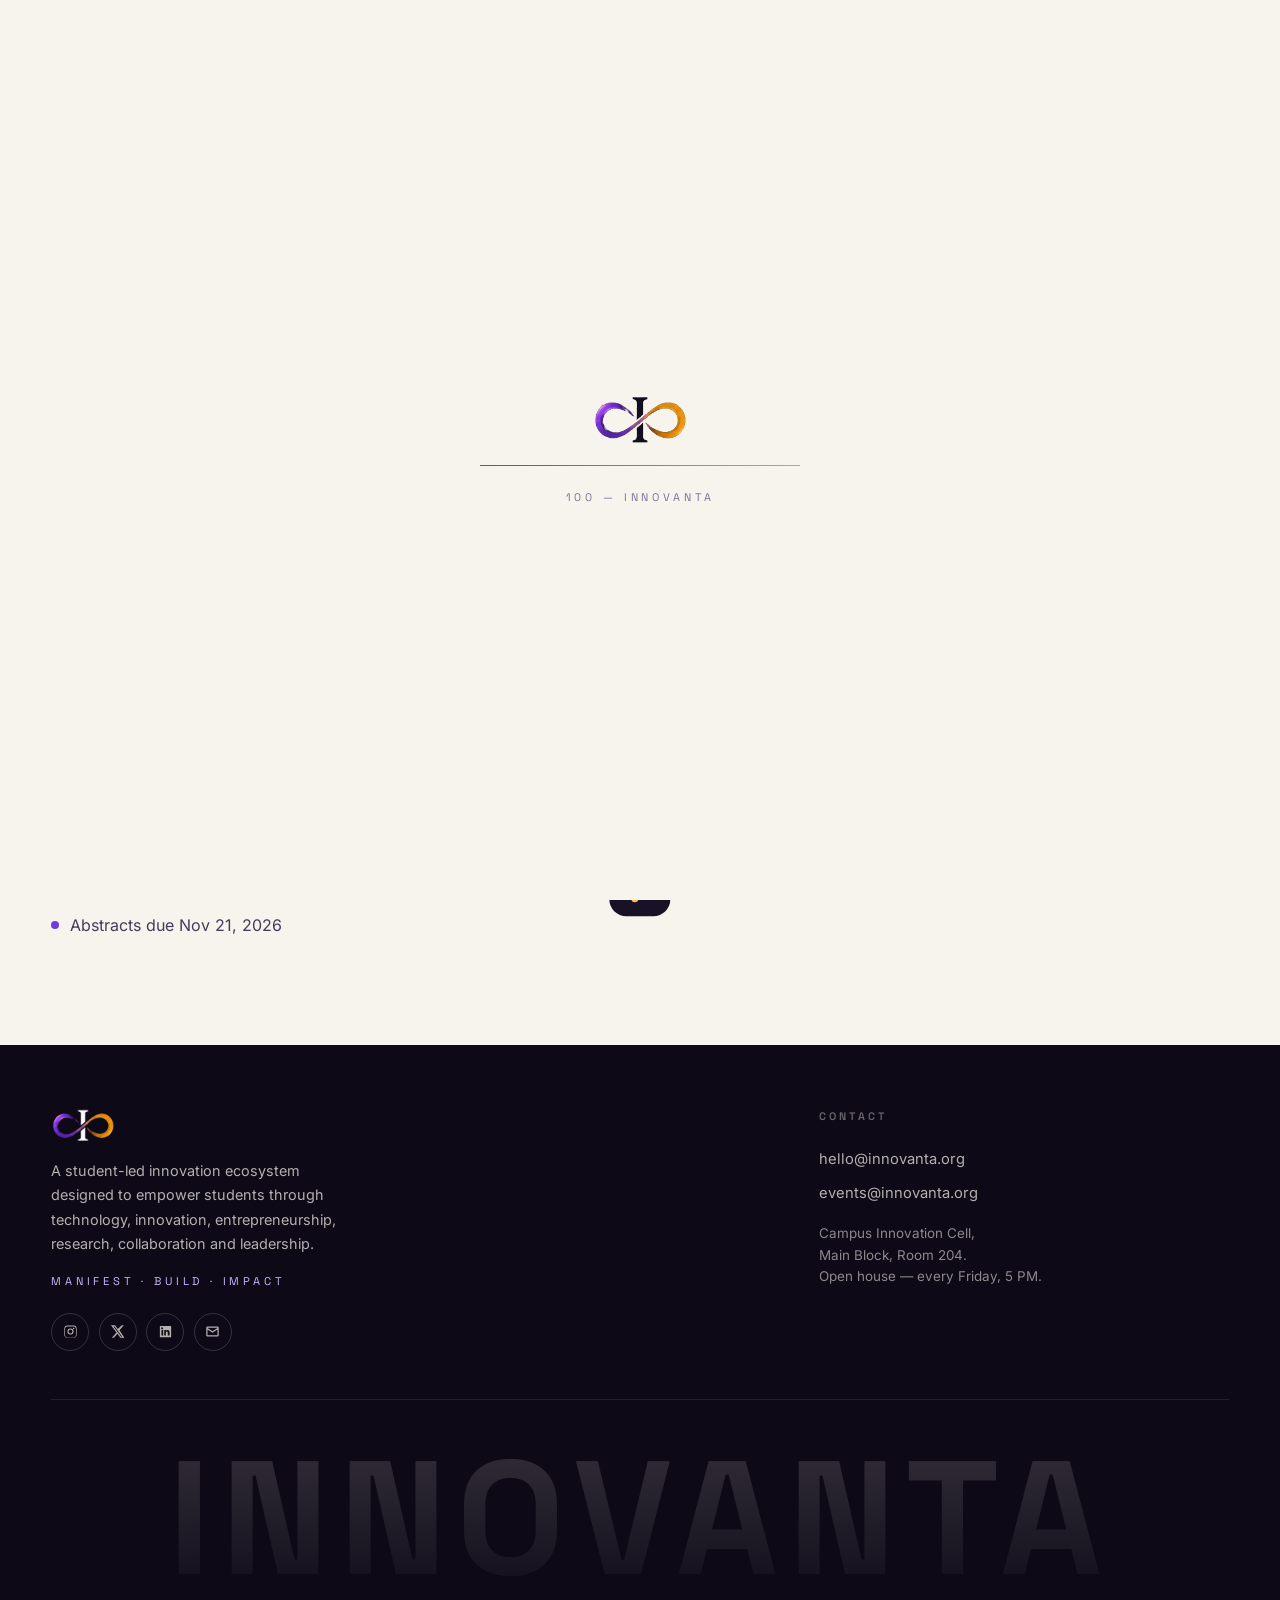
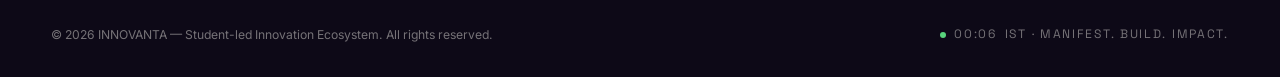
<file: event-research-showcase.html>
<!DOCTYPE html>
<html lang="en">
<head>
<meta charset="UTF-8">
<meta name="viewport" content="width=device-width, initial-scale=1.0">
<title>Research Showcase Night — INNOVANTA</title>
<meta name="description" content="An evening where student papers and posters are judged live by research scholars and industry mentors. Top teams receive guidance towards publication and conference submissions.">
<meta property="og:title" content="Research Showcase Night — INNOVANTA">
<meta property="og:description" content="An evening where student papers and posters are judged live by research scholars and industry mentors. Top teams receive guidance towards publication and conference submissions.">
<meta property="og:type" content="website">
<link rel="icon" type="image/png" href="assets/img/logo.png">
<link rel="stylesheet" href="assets/css/base.css">
<link rel="stylesheet" href="assets/css/event.css">
</head>
<body>
<a class="skip" href="#main">Skip to content</a>

<!-- PRELOADER -->
<div id="loader" aria-hidden="true">
  <img src="assets/img/logo.png" alt="">
  <div class="bar"><i id="loader-bar"></i></div>
  <div class="pct"><span id="loader-pct">00</span> — INNOVANTA</div>
</div>

<!-- CURSOR -->
<div class="cursor" aria-hidden="true"></div>
<div class="cursor-ring" aria-hidden="true"></div>

<!-- NAV -->
<header id="nav">
  <div class="wrap">
    <a class="brand" href="index.html" aria-label="INNOVANTA home">
      <img src="assets/img/logo.png" alt="INNOVANTA emblem">
      <span><b>INNOVANTA</b><small>MANIFEST · BUILD · IMPACT</small></span>
    </a>
    <nav class="nav-links" aria-label="Primary">
      <a href="index.html">Home</a>
      <a class="active" href="events.html">Events</a>
    </nav>
    <div class="nav-cta">
      <button id="burger" aria-label="Open menu" aria-expanded="false"><i></i><i></i></button>
    </div>
  </div>
</header>

<!-- MOBILE MENU -->
<nav id="menu" aria-label="Mobile">
  <a class="big" href="index.html"><span>01</span>Home</a>
  <a class="big" href="events.html"><span>02</span>Events</a>
  <div class="menu-foot"><span>INNOVANTA — STUDENT-LED INNOVATION ECOSYSTEM</span><span>EST. FOR STUDENTS, BY STUDENTS</span></div>
</nav>

<main id="main">

<section class="sec" style="padding-top:8.5rem">
  <div class="wrap">
    <a class="ev-back" href="events.html">← All Events</a>
    <div class="ed-grid">
      <div class="ed-main">
        <div class="ev-poster tone-p"><span class="big">RS</span>
          <span class="kicker">Research · Showcase</span>
          <div class="fmt"><span class="inf">EVENING</span><span class="inf">◉ TECH BLOCK</span></div>
        </div>
        <div class="ev-meta"><span class="pill open">Registration Open</span><time>Nov 28, 2026 · 6:00 PM IST</time></div>
        <h1>Research Showcase Night</h1>
        <p class="lead">An evening where student papers and posters are judged live by research scholars and industry mentors. Top teams receive guidance towards publication and conference submissions.</p>
        <h2>What to expect</h2>
        <ul class="ed-list"><li>Poster and paper presentations judged live</li><li>Feedback from research scholars and industry mentors</li><li>Guidance towards publication and conferences for top teams</li><li>Abstracts due Nov 21, 2026</li></ul>
        
      </div>
      <aside class="ed-side" aria-label="Event details">
        <dl style="display:grid;gap:1rem;margin:0"><div><dt>When</dt><dd>Nov 28, 2026 · 6:00 PM IST</dd></div><div><dt>Where</dt><dd>Tech Block Atrium</dd></div><div><dt>Type</dt><dd>Research · Showcase</dd></div><div><dt>Format</dt><dd>EVENING · ◉ TECH BLOCK</dd></div><div><dt>Registration</dt><dd>Abstracts due Nov 21, 2026</dd></div></dl>
        <a class="btn btn-violet" href="index.html#join">Submit Abstract <span class="arr">↗</span></a>
        <a class="btn btn-ghost" href="events.html">Browse all events</a>
      </aside>
    </div>
  </div>
</section>

</main>

<!-- ============ FOOTER ============ -->
<footer id="contact">
  <div class="wrap">
    <div class="foot-top">
      <div class="foot-brand">
        <img src="assets/img/logo-footer.png" alt="INNOVANTA emblem">
        <p>A student-led innovation ecosystem designed to empower students through technology, innovation, entrepreneurship, research, collaboration and leadership.</p>
        <div class="tag">Manifest · Build · Impact</div>
        <div class="socials">
          <a href="#" aria-label="Instagram" data-toast="@innovanta — coming to your feed soon"><svg viewBox="0 0 24 24"><path d="M12 2.2c3.2 0 3.6 0 4.9.1 1.2.1 1.8.2 2.2.4.6.2 1 .5 1.4.9.4.4.7.8.9 1.4.2.4.4 1 .4 2.2.1 1.3.1 1.7.1 4.9s0 3.6-.1 4.9c-.1 1.2-.2 1.8-.4 2.2a3.8 3.8 0 0 1-2.3 2.3c-.4.2-1 .4-2.2.4-1.3.1-1.7.1-4.9.1s-3.6 0-4.9-.1c-1.2-.1-1.8-.2-2.2-.4a3.8 3.8 0 0 1-2.3-2.3c-.2-.4-.4-1-.4-2.2-.1-1.3-.1-1.7-.1-4.9s0-3.6.1-4.9c.1-1.2.2-1.8.4-2.2.2-.6.5-1 .9-1.4.4-.4.8-.7 1.4-.9.4-.2 1-.4 2.2-.4C8.4 2.2 8.8 2.2 12 2.2zm0 1.8c-3.1 0-3.5 0-4.8.1-1.1.1-1.5.2-1.8.3-.5.2-.8.4-1.1.7-.3.3-.5.6-.7 1.1-.1.3-.3.7-.3 1.8-.1 1.3-.1 1.7-.1 4.8s0 3.5.1 4.8c.1 1.1.2 1.5.3 1.8.2.5.4.8.7 1.1.3.3.6.5 1.1.7.3.1.7.3 1.8.3 1.3.1 1.7.1 4.8.1s3.5 0 4.8-.1c1.1-.1 1.5-.2 1.8-.3.5-.2.8-.4 1.1-.7.3-.3.5-.6.7-1.1.1-.3.3-.7.3-1.8.1-1.3.1-1.7.1-4.8s0-3.5-.1-4.8c-.1-1.1-.2-1.5-.3-1.8a3 3 0 0 0-.7-1.1 3 3 0 0 0-1.1-.7c-.3-.1-.7-.3-1.8-.3-1.3-.1-1.7-.1-4.8-.1zm0 3.1a4.9 4.9 0 1 1 0 9.8 4.9 4.9 0 0 1 0-9.8zm0 1.8a3.1 3.1 0 1 0 0 6.2 3.1 3.1 0 0 0 0-6.2zm5.1-2.9a1.1 1.1 0 1 1 0 2.3 1.1 1.1 0 0 1 0-2.3z"/></svg></a>
          <a href="#" aria-label="X / Twitter" data-toast="Follow @innovanta for live updates"><svg viewBox="0 0 24 24"><path d="M18.9 2H22l-6.9 7.9L23 22h-6.3l-4.9-6.4L6.1 22H3l7.4-8.4L1.5 2H8l4.5 5.9L18.9 2zm-1.1 18.2h1.7L7.3 3.8H5.5l12.3 16.4z"/></svg></a>
          <a href="#" aria-label="LinkedIn" data-toast="INNOVANTA on LinkedIn — networking awaits"><svg viewBox="0 0 24 24"><path d="M20.4 3H3.6A.6.6 0 0 0 3 3.6v16.8a.6.6 0 0 0 .6.6h16.8a.6.6 0 0 0 .6-.6V3.6a.6.6 0 0 0-.6-.6zM8.3 18.3H5.6V9.7h2.7v8.6zM7 8.5a1.6 1.6 0 1 1 0-3.1 1.6 1.6 0 0 1 0 3.1zm11.3 9.8h-2.7v-4.2c0-1 0-2.3-1.4-2.3s-1.6 1.1-1.6 2.2v4.3H10V9.7h2.6v1.2h.1a2.9 2.9 0 0 1 2.6-1.4c2.7 0 3.2 1.8 3.2 4.1v4.7z"/></svg></a>
          <a href="mailto:hello@innovanta.org" aria-label="Email"><svg viewBox="0 0 24 24"><path d="M20 4H4a2 2 0 0 0-2 2v12a2 2 0 0 0 2 2h16a2 2 0 0 0 2-2V6a2 2 0 0 0-2-2zm0 2v.5l-8 5-8-5V6h16zM4 18V8.9l7.5 4.7a.7.7 0 0 0 1 0L20 8.9V18H4z"/></svg></a>
        </div>
      </div>
      <div class="fcol">
        <h4>Contact</h4>
        <a href="mailto:hello@innovanta.org">hello@innovanta.org</a>
        <a href="mailto:events@innovanta.org">events@innovanta.org</a>
        <p class="mini">Campus Innovation Cell,<br>Main Block, Room 204.<br>Open house — every Friday, 5 PM.</p>
      </div>
    </div>
    <div class="foot-word" aria-hidden="true"><span>INNOVANTA</span></div>
    <div class="foot-bar">
      <span>© 2026 INNOVANTA — Student-led Innovation Ecosystem. All rights reserved.</span>
      <span class="k"><span class="live"></span><span id="clock2">—</span> IST · MANIFEST. BUILD. IMPACT.</span>
    </div>
  </div>
</footer>

<!-- TOAST -->
<div id="toast" role="status" aria-live="polite"><span class="td"></span><span id="toast-msg"></span></div>

<script src="assets/js/site.js"></script>
</body>
</html>
</file>
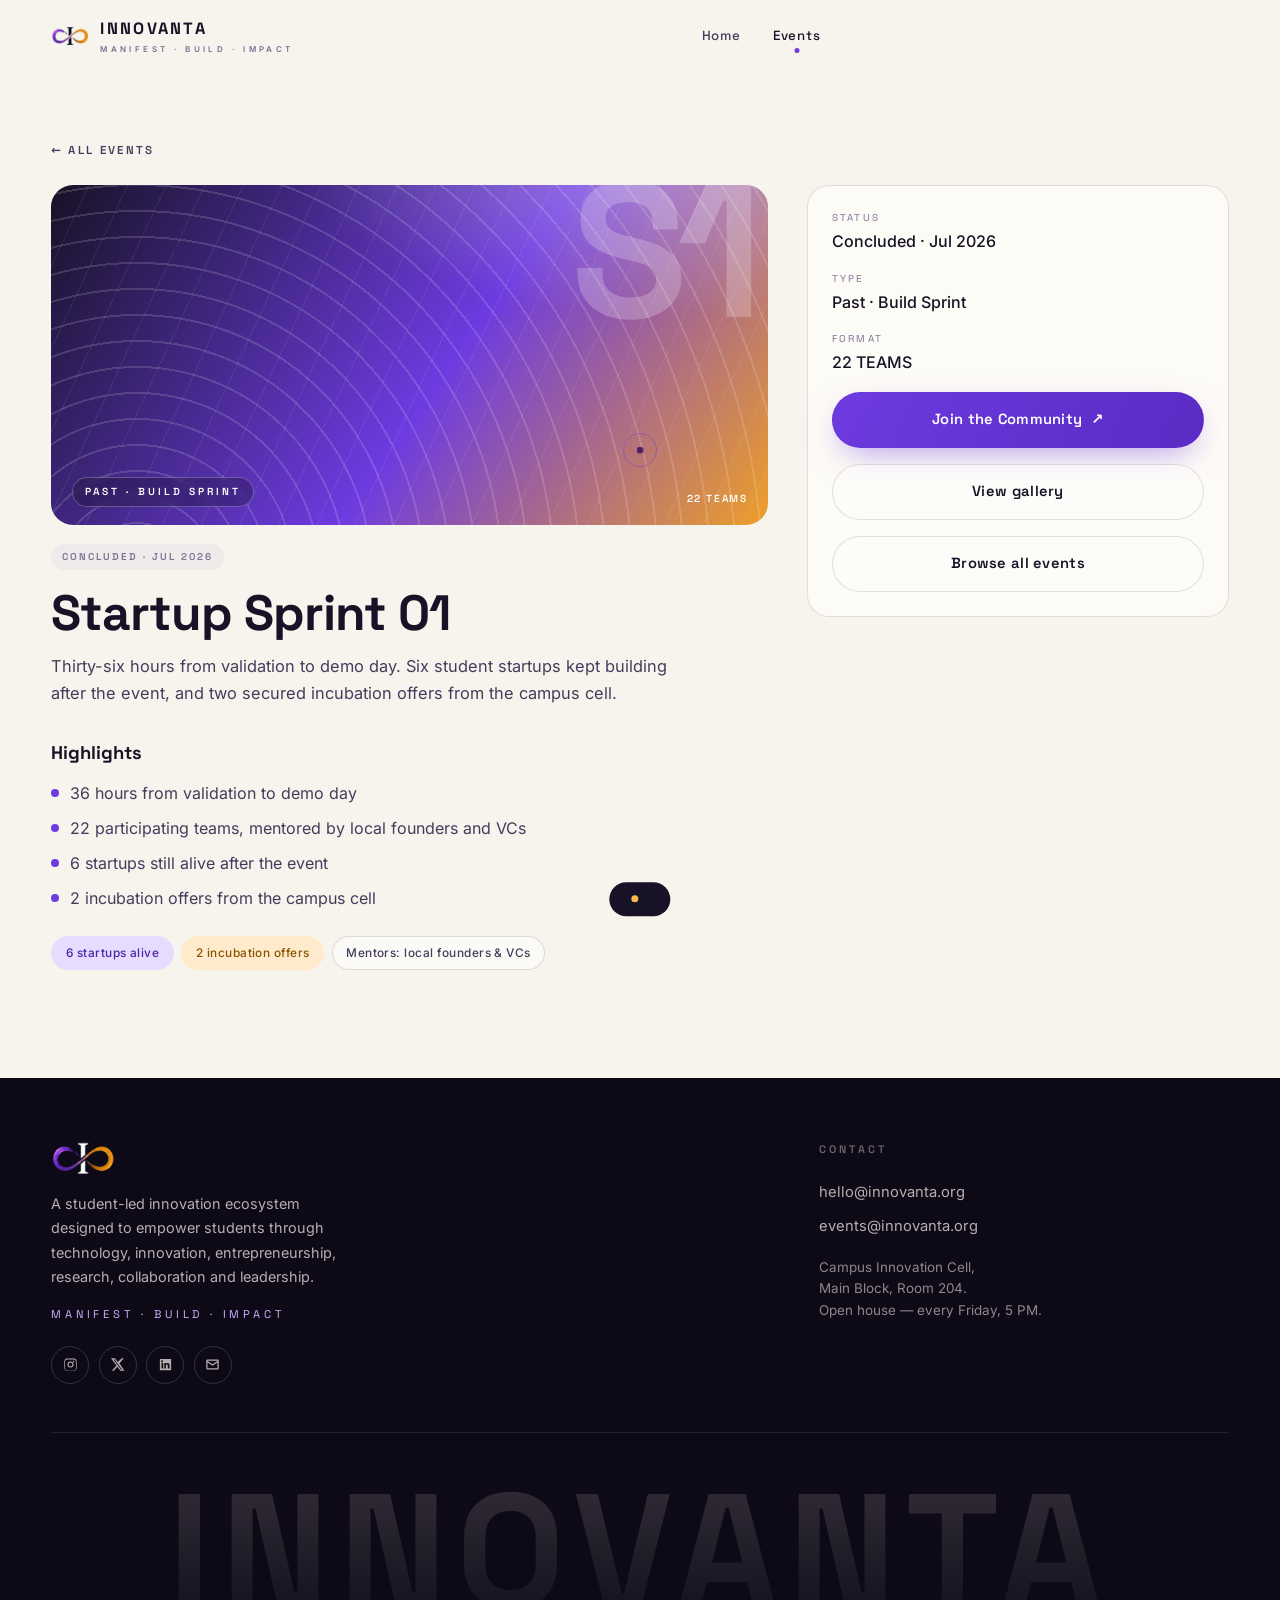
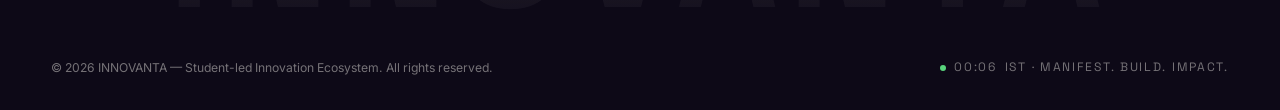
<file: event-startup-sprint-01.html>
<!DOCTYPE html>
<html lang="en">
<head>
<meta charset="UTF-8">
<meta name="viewport" content="width=device-width, initial-scale=1.0">
<title>Startup Sprint 01 — INNOVANTA</title>
<meta name="description" content="Thirty-six hours from validation to demo day. Six student startups kept building after the event, and two secured incubation offers from the campus cell.">
<meta property="og:title" content="Startup Sprint 01 — INNOVANTA">
<meta property="og:description" content="Thirty-six hours from validation to demo day. Six student startups kept building after the event, and two secured incubation offers from the campus cell.">
<meta property="og:type" content="website">
<link rel="icon" type="image/png" href="assets/img/logo.png">
<link rel="stylesheet" href="assets/css/base.css">
<link rel="stylesheet" href="assets/css/event.css">
</head>
<body>
<a class="skip" href="#main">Skip to content</a>

<!-- PRELOADER -->
<div id="loader" aria-hidden="true">
  <img src="assets/img/logo.png" alt="">
  <div class="bar"><i id="loader-bar"></i></div>
  <div class="pct"><span id="loader-pct">00</span> — INNOVANTA</div>
</div>

<!-- CURSOR -->
<div class="cursor" aria-hidden="true"></div>
<div class="cursor-ring" aria-hidden="true"></div>

<!-- NAV -->
<header id="nav">
  <div class="wrap">
    <a class="brand" href="index.html" aria-label="INNOVANTA home">
      <img src="assets/img/logo.png" alt="INNOVANTA emblem">
      <span><b>INNOVANTA</b><small>MANIFEST · BUILD · IMPACT</small></span>
    </a>
    <nav class="nav-links" aria-label="Primary">
      <a href="index.html">Home</a>
      <a class="active" href="events.html">Events</a>
    </nav>
    <div class="nav-cta">
      <button id="burger" aria-label="Open menu" aria-expanded="false"><i></i><i></i></button>
    </div>
  </div>
</header>

<!-- MOBILE MENU -->
<nav id="menu" aria-label="Mobile">
  <a class="big" href="index.html"><span>01</span>Home</a>
  <a class="big" href="events.html"><span>02</span>Events</a>
  <div class="menu-foot"><span>INNOVANTA — STUDENT-LED INNOVATION ECOSYSTEM</span><span>EST. FOR STUDENTS, BY STUDENTS</span></div>
</nav>

<main id="main">

<section class="sec" style="padding-top:8.5rem">
  <div class="wrap">
    <a class="ev-back" href="events.html">← All Events</a>
    <div class="ed-grid">
      <div class="ed-main">
        <div class="ev-poster tone-m"><span class="big">S1</span>
          <span class="kicker">Past · Build Sprint</span>
          <div class="fmt"><span class="inf">22 TEAMS</span></div>
        </div>
        <div class="ev-meta"><span class="pill closed">Concluded · Jul 2026</span></div>
        <h1>Startup Sprint 01</h1>
        <p class="lead">Thirty-six hours from validation to demo day. Six student startups kept building after the event, and two secured incubation offers from the campus cell.</p>
        <h2>Highlights</h2>
        <ul class="ed-list"><li>36 hours from validation to demo day</li><li>22 participating teams, mentored by local founders and VCs</li><li>6 startups still alive after the event</li><li>2 incubation offers from the campus cell</li></ul>
        <div style="margin-top:1.6rem"><div class="ev-high">
            <span class="chip v">6 startups alive</span>
            <span class="chip a">2 incubation offers</span>
            <span class="chip">Mentors: local founders &amp; VCs</span>
          </div></div>
      </div>
      <aside class="ed-side" aria-label="Event details">
        <dl style="display:grid;gap:1rem;margin:0"><div><dt>Status</dt><dd>Concluded · Jul 2026</dd></div><div><dt>Type</dt><dd>Past · Build Sprint</dd></div><div><dt>Format</dt><dd>22 TEAMS</dd></div></dl>
        <a class="btn btn-violet" href="index.html#join">Join the Community <span class="arr">↗</span></a>
        <a class="btn btn-ghost" href="gallery.html?event=sprint">View gallery</a>
        <a class="btn btn-ghost" href="events.html">Browse all events</a>
      </aside>
    </div>
  </div>
</section>

</main>

<!-- ============ FOOTER ============ -->
<footer id="contact">
  <div class="wrap">
    <div class="foot-top">
      <div class="foot-brand">
        <img src="assets/img/logo-footer.png" alt="INNOVANTA emblem">
        <p>A student-led innovation ecosystem designed to empower students through technology, innovation, entrepreneurship, research, collaboration and leadership.</p>
        <div class="tag">Manifest · Build · Impact</div>
        <div class="socials">
          <a href="#" aria-label="Instagram" data-toast="@innovanta — coming to your feed soon"><svg viewBox="0 0 24 24"><path d="M12 2.2c3.2 0 3.6 0 4.9.1 1.2.1 1.8.2 2.2.4.6.2 1 .5 1.4.9.4.4.7.8.9 1.4.2.4.4 1 .4 2.2.1 1.3.1 1.7.1 4.9s0 3.6-.1 4.9c-.1 1.2-.2 1.8-.4 2.2a3.8 3.8 0 0 1-2.3 2.3c-.4.2-1 .4-2.2.4-1.3.1-1.7.1-4.9.1s-3.6 0-4.9-.1c-1.2-.1-1.8-.2-2.2-.4a3.8 3.8 0 0 1-2.3-2.3c-.2-.4-.4-1-.4-2.2-.1-1.3-.1-1.7-.1-4.9s0-3.6.1-4.9c.1-1.2.2-1.8.4-2.2.2-.6.5-1 .9-1.4.4-.4.8-.7 1.4-.9.4-.2 1-.4 2.2-.4C8.4 2.2 8.8 2.2 12 2.2zm0 1.8c-3.1 0-3.5 0-4.8.1-1.1.1-1.5.2-1.8.3-.5.2-.8.4-1.1.7-.3.3-.5.6-.7 1.1-.1.3-.3.7-.3 1.8-.1 1.3-.1 1.7-.1 4.8s0 3.5.1 4.8c.1 1.1.2 1.5.3 1.8.2.5.4.8.7 1.1.3.3.6.5 1.1.7.3.1.7.3 1.8.3 1.3.1 1.7.1 4.8.1s3.5 0 4.8-.1c1.1-.1 1.5-.2 1.8-.3.5-.2.8-.4 1.1-.7.3-.3.5-.6.7-1.1.1-.3.3-.7.3-1.8.1-1.3.1-1.7.1-4.8s0-3.5-.1-4.8c-.1-1.1-.2-1.5-.3-1.8a3 3 0 0 0-.7-1.1 3 3 0 0 0-1.1-.7c-.3-.1-.7-.3-1.8-.3-1.3-.1-1.7-.1-4.8-.1zm0 3.1a4.9 4.9 0 1 1 0 9.8 4.9 4.9 0 0 1 0-9.8zm0 1.8a3.1 3.1 0 1 0 0 6.2 3.1 3.1 0 0 0 0-6.2zm5.1-2.9a1.1 1.1 0 1 1 0 2.3 1.1 1.1 0 0 1 0-2.3z"/></svg></a>
          <a href="#" aria-label="X / Twitter" data-toast="Follow @innovanta for live updates"><svg viewBox="0 0 24 24"><path d="M18.9 2H22l-6.9 7.9L23 22h-6.3l-4.9-6.4L6.1 22H3l7.4-8.4L1.5 2H8l4.5 5.9L18.9 2zm-1.1 18.2h1.7L7.3 3.8H5.5l12.3 16.4z"/></svg></a>
          <a href="#" aria-label="LinkedIn" data-toast="INNOVANTA on LinkedIn — networking awaits"><svg viewBox="0 0 24 24"><path d="M20.4 3H3.6A.6.6 0 0 0 3 3.6v16.8a.6.6 0 0 0 .6.6h16.8a.6.6 0 0 0 .6-.6V3.6a.6.6 0 0 0-.6-.6zM8.3 18.3H5.6V9.7h2.7v8.6zM7 8.5a1.6 1.6 0 1 1 0-3.1 1.6 1.6 0 0 1 0 3.1zm11.3 9.8h-2.7v-4.2c0-1 0-2.3-1.4-2.3s-1.6 1.1-1.6 2.2v4.3H10V9.7h2.6v1.2h.1a2.9 2.9 0 0 1 2.6-1.4c2.7 0 3.2 1.8 3.2 4.1v4.7z"/></svg></a>
          <a href="mailto:hello@innovanta.org" aria-label="Email"><svg viewBox="0 0 24 24"><path d="M20 4H4a2 2 0 0 0-2 2v12a2 2 0 0 0 2 2h16a2 2 0 0 0 2-2V6a2 2 0 0 0-2-2zm0 2v.5l-8 5-8-5V6h16zM4 18V8.9l7.5 4.7a.7.7 0 0 0 1 0L20 8.9V18H4z"/></svg></a>
        </div>
      </div>
      <div class="fcol">
        <h4>Contact</h4>
        <a href="mailto:hello@innovanta.org">hello@innovanta.org</a>
        <a href="mailto:events@innovanta.org">events@innovanta.org</a>
        <p class="mini">Campus Innovation Cell,<br>Main Block, Room 204.<br>Open house — every Friday, 5 PM.</p>
      </div>
    </div>
    <div class="foot-word" aria-hidden="true"><span>INNOVANTA</span></div>
    <div class="foot-bar">
      <span>© 2026 INNOVANTA — Student-led Innovation Ecosystem. All rights reserved.</span>
      <span class="k"><span class="live"></span><span id="clock2">—</span> IST · MANIFEST. BUILD. IMPACT.</span>
    </div>
  </div>
</footer>

<!-- TOAST -->
<div id="toast" role="status" aria-live="polite"><span class="td"></span><span id="toast-msg"></span></div>

<script src="assets/js/site.js"></script>
</body>
</html>
</file>
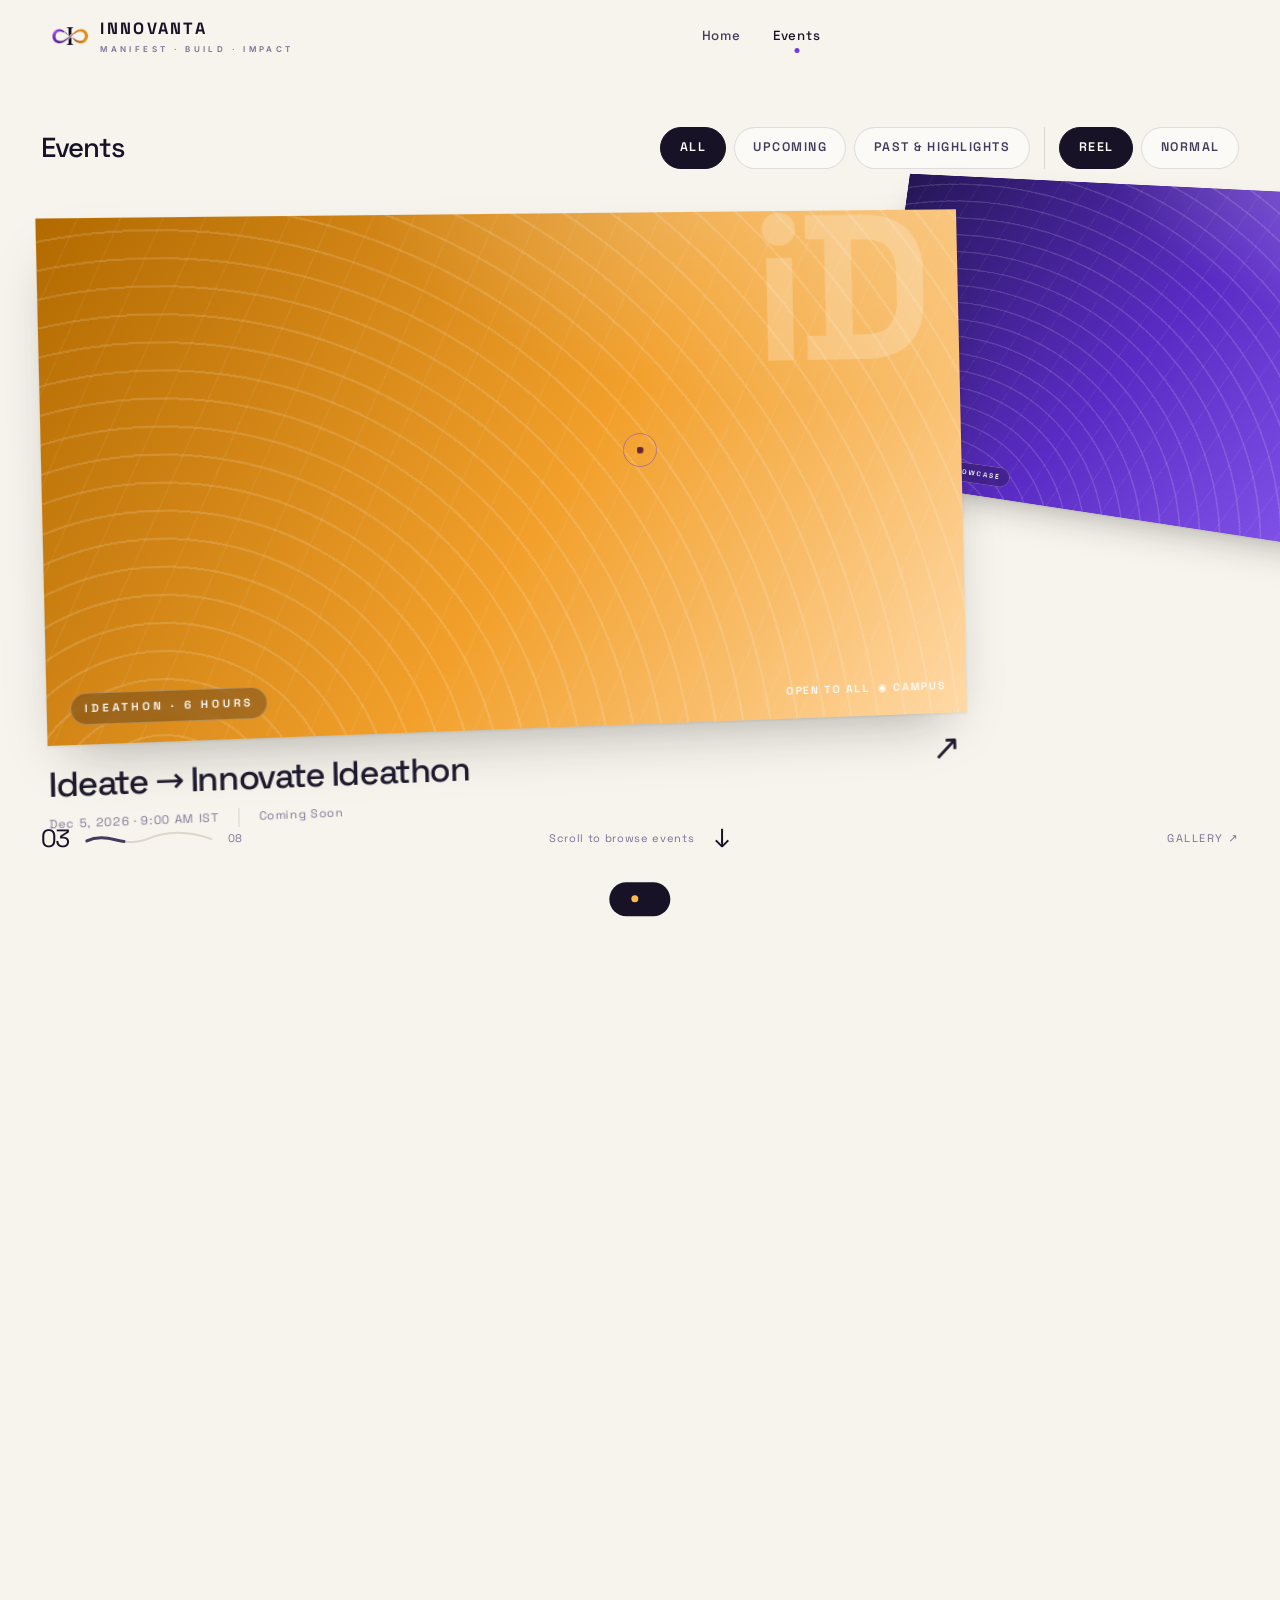
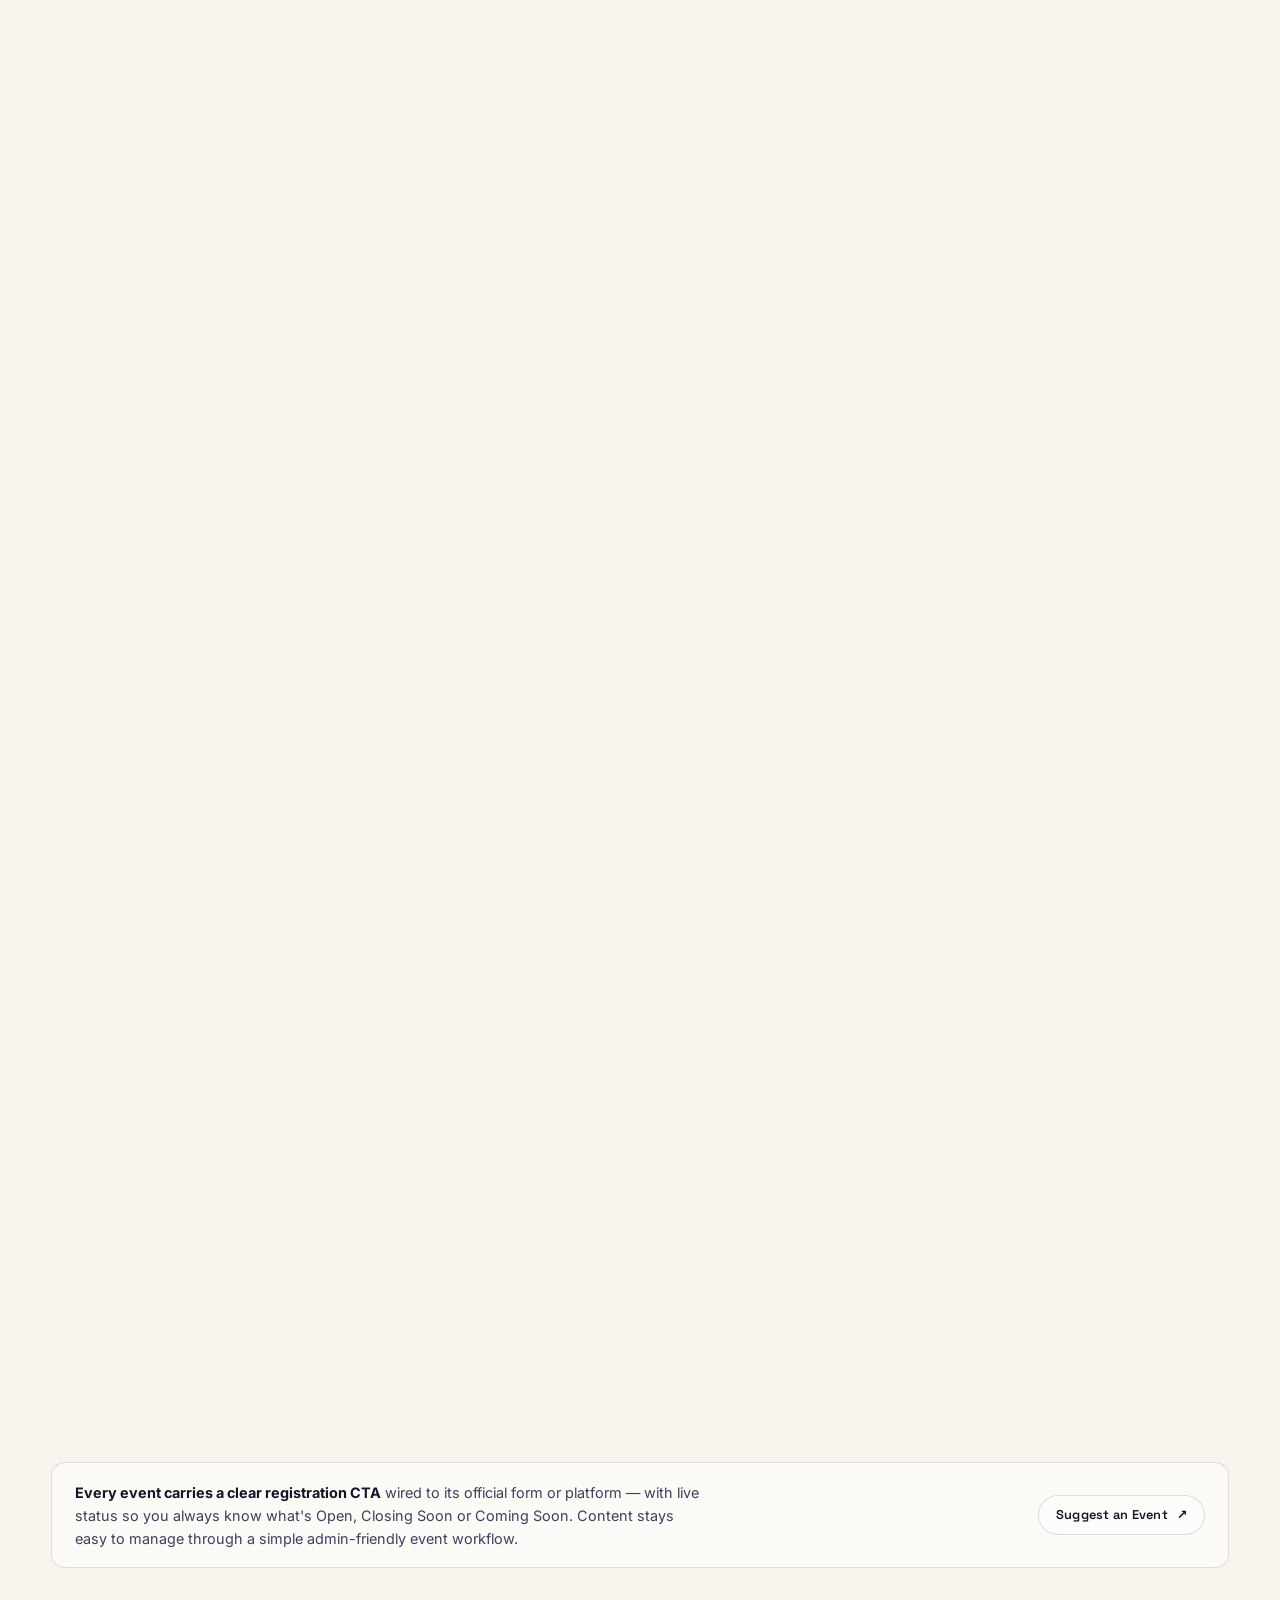
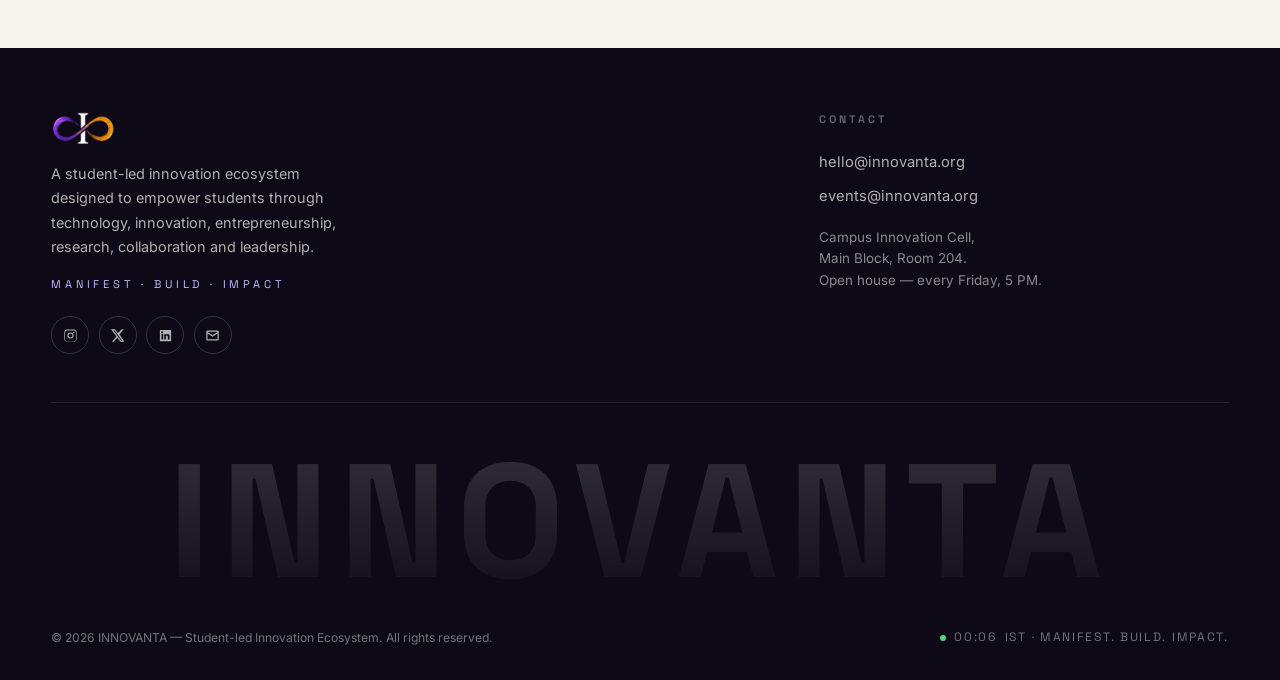
<file: events.html>
<!DOCTYPE html>
<html lang="en">
<head>
<meta charset="UTF-8">
<meta name="viewport" content="width=device-width, initial-scale=1.0">
<title>Events — INNOVANTA</title>
<meta name="description" content="Upcoming hackathons, workshops and showcases, plus highlights from past INNOVANTA events.">
<meta property="og:title" content="Events — INNOVANTA">
<meta property="og:description" content="Upcoming hackathons, workshops and showcases, plus highlights from past INNOVANTA events.">
<meta property="og:type" content="website">
<link rel="icon" type="image/png" href="assets/img/logo.png">
<link rel="stylesheet" href="assets/css/base.css">
<link rel="stylesheet" href="assets/css/events.css">
</head>
<body>
<a class="skip" href="#main">Skip to content</a>

<!-- PRELOADER -->
<div id="loader" aria-hidden="true">
  <img src="assets/img/logo.png" alt="">
  <div class="bar"><i id="loader-bar"></i></div>
  <div class="pct"><span id="loader-pct">00</span> — INNOVANTA</div>
</div>

<!-- CURSOR -->
<div class="cursor" aria-hidden="true"></div>
<div class="cursor-ring" aria-hidden="true"></div>

<!-- NAV -->
<header id="nav">
  <div class="wrap">
    <a class="brand" href="index.html" aria-label="INNOVANTA home">
      <img src="assets/img/logo.png" alt="INNOVANTA emblem">
      <span><b>INNOVANTA</b><small>MANIFEST · BUILD · IMPACT</small></span>
    </a>
    <nav class="nav-links" aria-label="Primary">
      <a href="index.html">Home</a>
      <a class="active" href="events.html">Events</a>
    </nav>
    <div class="nav-cta">
      <button id="burger" aria-label="Open menu" aria-expanded="false"><i></i><i></i></button>
    </div>
  </div>
</header>

<!-- MOBILE MENU -->
<nav id="menu" aria-label="Mobile">
  <a class="big" href="index.html"><span>01</span>Home</a>
  <a class="big" href="events.html"><span>02</span>Events</a>
  <div class="menu-foot"><span>INNOVANTA — STUDENT-LED INNOVATION ECOSYSTEM</span><span>EST. FOR STUDENTS, BY STUDENTS</span></div>
</nav>

<main id="main">

<!-- ============ EVENTS ============ -->
<section id="events" aria-label="Events">
  <div class="reel" id="reel">
    <div class="reel-pin" id="reel-pin">
      <div class="reel-head">
        <h2>Events</h2>
        <div class="reel-tools">
        <div class="rfilters" role="group" aria-label="Filter events">
          <button class="on" data-filter="all">All</button>
          <button data-filter="upcoming">Upcoming</button>
          <button data-filter="past">Past &amp; Highlights</button>
        </div>
        <div class="vswitch" role="group" aria-label="Events view">
          <button type="button" class="on" data-view="reel" aria-pressed="true">Reel</button>
          <button type="button" data-view="normal" aria-pressed="false">Normal</button>
        </div>
        </div>
      </div>
      <div class="reel-bg" aria-hidden="true" id="reel-bg"></div>
      <div class="reel-world" id="reel-world">
        <article class="rw" data-kind="upcoming">
          <a class="rw-link" href="event-hackathon.html">
            <div class="rw-prev"><div class="ev-poster tone-m"><span class="big">26</span>
          <span class="kicker">Flagship · Hackathon</span>
          <div class="fmt"><span class="inf">24 HOURS</span><span class="inf">◉ HYBRID</span></div>
        </div></div>
            <div class="rw-cap"><div><h3>INNOVANTA Hackathon — Build for Impact</h3><p class="rw-meta"><span>Nov 14–15, 2026 · 9:00 AM IST</span><span>Registration Open</span></p></div><span class="rw-go" aria-hidden="true">↗</span></div>
          </a>
        </article>
        <article class="rw" data-kind="upcoming">
          <a class="rw-link" href="event-genai-bootcamp.html">
            <div class="rw-prev"><div class="ev-poster tone-v"><span class="big">AI</span>
          <span class="kicker">Workshop · Bootcamp</span>
          <div class="fmt"><span class="inf">2 DAYS</span><span class="inf">◉ LAB + LIVE</span></div>
        </div></div>
            <div class="rw-cap"><div><h3>Generative AI Bootcamp</h3><p class="rw-meta"><span>Oct 29–30, 2026 · 10:00 AM IST</span><span>Closing Soon</span></p></div><span class="rw-go" aria-hidden="true">↗</span></div>
          </a>
        </article>
        <article class="rw" data-kind="upcoming">
          <a class="rw-link" href="event-ideathon.html">
            <div class="rw-prev"><div class="ev-poster tone-a"><span class="big">iD</span>
          <span class="kicker">Ideathon · 6 Hours</span>
          <div class="fmt"><span class="inf">OPEN TO ALL</span><span class="inf">◉ CAMPUS</span></div>
        </div></div>
            <div class="rw-cap"><div><h3>Ideate → Innovate Ideathon</h3><p class="rw-meta"><span>Dec 5, 2026 · 9:00 AM IST</span><span>Coming Soon</span></p></div><span class="rw-go" aria-hidden="true">↗</span></div>
          </a>
        </article>
        <article class="rw" data-kind="upcoming">
          <a class="rw-link" href="event-research-showcase.html">
            <div class="rw-prev"><div class="ev-poster tone-p"><span class="big">RS</span>
          <span class="kicker">Research · Showcase</span>
          <div class="fmt"><span class="inf">EVENING</span><span class="inf">◉ TECH BLOCK</span></div>
        </div></div>
            <div class="rw-cap"><div><h3>Research Showcase Night</h3><p class="rw-meta"><span>Nov 28, 2026 · 6:00 PM IST</span><span>Registration Open</span></p></div><span class="rw-go" aria-hidden="true">↗</span></div>
          </a>
        </article>
        <article class="rw" data-kind="past">
          <a class="rw-link" href="event-ai-week-26.html">
            <div class="rw-prev"><div class="ev-poster tone-v"><span class="big">W1</span>
          <span class="kicker">Past · Week-long Series</span>
          <div class="fmt"><span class="inf">320 ATTENDEES</span></div>
        </div></div>
            <div class="rw-cap"><div><h3>AI Week &#x27;26</h3><p class="rw-meta"><span>Concluded · Sep 2026</span><span>320 ATTENDEES</span></p></div><span class="rw-go" aria-hidden="true">↗</span></div>
          </a>
        </article>
        <article class="rw" data-kind="past">
          <a class="rw-link" href="event-startup-sprint-01.html">
            <div class="rw-prev"><div class="ev-poster tone-m"><span class="big">S1</span>
          <span class="kicker">Past · Build Sprint</span>
          <div class="fmt"><span class="inf">22 TEAMS</span></div>
        </div></div>
            <div class="rw-cap"><div><h3>Startup Sprint 01</h3><p class="rw-meta"><span>Concluded · Jul 2026</span><span>22 TEAMS</span></p></div><span class="rw-go" aria-hidden="true">↗</span></div>
          </a>
        </article>
        <article class="rw" data-kind="past">
          <a class="rw-link" href="event-open-source-fridays.html">
            <div class="rw-prev"><div class="ev-poster tone-a"><span class="big">OS</span>
          <span class="kicker">Past · Monthly Series</span>
          <div class="fmt"><span class="inf">ONGOING</span></div>
        </div></div>
            <div class="rw-cap"><div><h3>Open Source Fridays</h3><p class="rw-meta"><span>Since Feb 2026 · Quarterly</span><span>ONGOING</span></p></div><span class="rw-go" aria-hidden="true">↗</span></div>
          </a>
        </article>
        <article class="rw" data-kind="past">
          <a class="rw-link" href="event-innovax-open-house.html">
            <div class="rw-prev"><div class="ev-poster tone-p"><span class="big">X9</span>
          <span class="kicker">Past · Community Meet</span>
          <div class="fmt"><span class="inf">200+ MEMBERS</span></div>
        </div></div>
            <div class="rw-cap"><div><h3>InnovaX Open House</h3><p class="rw-meta"><span>Concluded · Apr 2026</span><span>200+ MEMBERS</span></p></div><span class="rw-go" aria-hidden="true">↗</span></div>
          </a>
        </article>
      </div>
      <div class="reel-ctrl">
        <div class="reel-read"><span class="reel-cur" id="reel-cur">01</span>
          <svg class="reel-prog" viewBox="0 0 164 24" preserveAspectRatio="none" aria-hidden="true"><path d="M2 14C30 4 50 22 80 12S140 6 162 12" pathLength="1"/><path id="reel-bar" d="M2 14C30 4 50 22 80 12S140 6 162 12" pathLength="1"/></svg>
          <span class="reel-tot" id="reel-tot">08</span></div>
        <p class="reel-hint">Scroll to browse events <span>↓</span></p>
        <a class="reel-all" href="gallery.html">Gallery ↗</a>
      </div>
    </div>
  </div>
  <div class="wrap" id="reel-note" style="padding-bottom:5rem">
    <div class="events-note reveal">
      <p><b>Every event carries a clear registration CTA</b> wired to its official form or platform — with live status so you always know what's Open, Closing Soon or Coming Soon. Content stays easy to manage through a simple admin-friendly event workflow.</p>
      <a class="btn btn-ghost sm" href="index.html#join" data-magnet>Suggest an Event <span class="arr">↗</span></a>
    </div>
  </div>
  </div>

  <div class="nview" id="nview" hidden>
  <div class="sec" style="padding-top:8.5rem">
  <div class="wrap">
    <div class="sec-head reveal">
      <div>
        <span class="sec-num">EVENTS</span>
        <h2 class="h2" style="margin-top:.6rem">Where it happens.</h2>
      </div>
      <div class="reel-tools">
      <div class="filters" role="group" aria-label="Filter events">
        <button class="on" data-filter="all">All</button>
        <button data-filter="upcoming">Upcoming</button>
        <button data-filter="past">Past &amp; Highlights</button>
      </div>
      <div class="vswitch" role="group" aria-label="Events view">
          <button type="button" data-view="reel" aria-pressed="false">Reel</button>
          <button type="button" class="on" data-view="normal" aria-pressed="true">Normal</button>
        </div>
      </div>
    </div>

    <div class="ev-grid" id="ev-grid">

      <!-- UPCOMING 1 -->
      <article class="ev-card reveal" data-kind="upcoming" style="--i:0">
        <div class="ev-poster tone-m"><span class="big">26</span>
          <span class="kicker">Flagship · Hackathon</span>
          <div class="fmt"><span class="inf">24 HOURS</span><span class="inf">◉ HYBRID</span></div>
        </div>
        <div class="ev-body">
          <div class="ev-meta"><span class="pill open">Registration Open</span><time>Nov 14–15, 2026 · 9:00 AM IST</time></div>
          <h3><a class="ev-link" href="event-hackathon.html">INNOVANTA Hackathon — Build for Impact</a></h3>
          <p class="ev-venue"><svg viewBox="0 0 24 24"><path d="M20 10c0 6-8 12-8 12s-8-6-8-12a8 8 0 1 1 16 0zM12 13a3 3 0 1 0 0-6 3 3 0 0 0 0 6z"/></svg>Innovation Auditorium + Online</p>
          <p class="ev-desc">A 24-hour sprint where teams build AI-powered solutions for real social-sector problem statements, mentored by industry engineers and judged by a startup panel.</p>
          <div class="ev-foot">
            <span class="deadline">Register by <b>Nov 7, 2026</b><span class="cd" data-deadline="2026-11-07T23:59:00+05:30"></span></span>
            <a class="btn btn-violet sm" href="index.html#join" data-toast="Registration form — connecting to the official Hackathon portal…" data-magnet>Register Now ↗</a>
          </div>
        </div>
      </article>

      <!-- UPCOMING 2 -->
      <article class="ev-card reveal" data-kind="upcoming" style="--i:1">
        <div class="ev-poster tone-v"><span class="big">AI</span>
          <span class="kicker">Workshop · Bootcamp</span>
          <div class="fmt"><span class="inf">2 DAYS</span><span class="inf">◉ LAB + LIVE</span></div>
        </div>
        <div class="ev-body">
          <div class="ev-meta"><span class="pill closing">Closing Soon</span><time>Oct 29–30, 2026 · 10:00 AM IST</time></div>
          <h3><a class="ev-link" href="event-genai-bootcamp.html">Generative AI Bootcamp</a></h3>
          <p class="ev-venue"><svg viewBox="0 0 24 24"><path d="M20 10c0 6-8 12-8 12s-8-6-8-12a8 8 0 1 1 16 0zM12 13a3 3 0 1 0 0-6 3 3 0 0 0 0 6z"/></svg>CS Lab 2 · Online for remote campuses</p>
          <p class="ev-desc">Hands-on with LLMs, prompt engineering, local model toolchains and fine-tuning — finish the weekend with your own working AI assistant deployed.</p>
          <div class="ev-foot">
            <span class="deadline">Register by <b>Oct 25, 2026</b><span class="cd" data-deadline="2026-10-25T23:59:00+05:30"></span></span>
            <a class="btn btn-violet sm" href="index.html#join" data-toast="Registration form — opening the GenAI Bootcamp sign-up…" data-magnet>Register Now ↗</a>
          </div>
        </div>
      </article>

      <!-- UPCOMING 3 -->
      <article class="ev-card reveal" data-kind="upcoming" style="--i:2">
        <div class="ev-poster tone-a"><span class="big">iD</span>
          <span class="kicker">Ideathon · 6 Hours</span>
          <div class="fmt"><span class="inf">OPEN TO ALL</span><span class="inf">◉ CAMPUS</span></div>
        </div>
        <div class="ev-body">
          <div class="ev-meta"><span class="pill soon">Coming Soon</span><time>Dec 5, 2026 · 9:00 AM IST</time></div>
          <h3><a class="ev-link" href="event-ideathon.html">Ideate → Innovate Ideathon</a></h3>
          <p class="ev-venue"><svg viewBox="0 0 24 24"><path d="M20 10c0 6-8 12-8 12s-8-6-8-12a8 8 0 1 1 16 0zM12 13a3 3 0 1 0 0-6 3 3 0 0 0 0 6z"/></svg>Main Auditorium</p>
          <p class="ev-desc">Turn raw ideas into validated project briefs in a single day. No coding required — bring curiosity, leave with a roadmap and a team.</p>
          <div class="ev-foot">
            <span class="deadline">Registrations open <b>Nov 1, 2026</b></span>
            <a class="btn btn-ghost sm" href="index.html#join" aria-disabled="true">Opens Soon</a>
          </div>
        </div>
      </article>

      <!-- UPCOMING 4 -->
      <article class="ev-card reveal" data-kind="upcoming" style="--i:3">
        <div class="ev-poster tone-p"><span class="big">RS</span>
          <span class="kicker">Research · Showcase</span>
          <div class="fmt"><span class="inf">EVENING</span><span class="inf">◉ TECH BLOCK</span></div>
        </div>
        <div class="ev-body">
          <div class="ev-meta"><span class="pill open">Registration Open</span><time>Nov 28, 2026 · 6:00 PM IST</time></div>
          <h3><a class="ev-link" href="event-research-showcase.html">Research Showcase Night</a></h3>
          <p class="ev-venue"><svg viewBox="0 0 24 24"><path d="M20 10c0 6-8 12-8 12s-8-6-8-12a8 8 0 1 1 16 0zM12 13a3 3 0 1 0 0-6 3 3 0 0 0 0 6z"/></svg>Tech Block Atrium</p>
          <p class="ev-desc">Student papers and posters, judged live by research scholars and industry mentors. Top teams get guidance towards publication and conferences.</p>
          <div class="ev-foot">
            <span class="deadline">Abstracts due <b>Nov 21, 2026</b><span class="cd" data-deadline="2026-11-21T23:59:00+05:30"></span></span>
            <a class="btn btn-violet sm" href="index.html#join" data-toast="Submitting to the Showcase abstract portal…" data-magnet>Submit Abstract ↗</a>
          </div>
        </div>
      </article>

      <!-- PAST 1 -->
      <article class="ev-card reveal" data-kind="past" style="--i:0">
        <div class="ev-poster tone-v"><span class="big">W1</span>
          <span class="kicker">Past · Week-long Series</span>
          <div class="fmt"><span class="inf">320 ATTENDEES</span></div>
        </div>
        <div class="ev-body">
          <div class="ev-meta"><span class="pill closed">Concluded · Sep 2026</span></div>
          <h3><a class="ev-link" href="event-ai-week-26.html">AI Week '26</a></h3>
          <p class="ev-desc">Four workshops, two panels, one hallway track full of ideas. 320 attendees, 28 projects initiated in the closing hack-night.</p>
          <div class="ev-high">
            <span class="chip v">Dr. Meera Kulkarni — ML Researcher</span>
            <span class="chip a">Arjun Nair — AI Founder</span>
            <span class="chip">28 projects started</span>
          </div>
          <div class="ev-actions">
            <a class="btn btn-ghost sm" href="gallery.html?event=ai">Highlights &amp; Photos ↗</a>
            <a class="btn btn-ghost sm" href="#events" data-toast="Video playlist opening shortly…">Watch Recaps</a>
          </div>
        </div>
      </article>

      <!-- PAST 2 -->
      <article class="ev-card reveal" data-kind="past" style="--i:1">
        <div class="ev-poster tone-m"><span class="big">S1</span>
          <span class="kicker">Past · Build Sprint</span>
          <div class="fmt"><span class="inf">22 TEAMS</span></div>
        </div>
        <div class="ev-body">
          <div class="ev-meta"><span class="pill closed">Concluded · Jul 2026</span></div>
          <h3><a class="ev-link" href="event-startup-sprint-01.html">Startup Sprint 01</a></h3>
          <p class="ev-desc">36 hours from validation to demo day. Six student startups kept building post-event; two secured incubation offers from the campus cell.</p>
          <div class="ev-high">
            <span class="chip v">6 startups alive</span>
            <span class="chip a">2 incubation offers</span>
            <span class="chip">Mentors: local founders &amp; VCs</span>
          </div>
          <div class="ev-actions">
            <a class="btn btn-ghost sm" href="#events" data-toast="Loading Startup Sprint outcomes report…">Outcomes Report ↗</a>
          </div>
        </div>
      </article>

      <!-- PAST 3 -->
      <article class="ev-card reveal" data-kind="past" style="--i:2">
        <div class="ev-poster tone-a"><span class="big">OS</span>
          <span class="kicker">Past · Monthly Series</span>
          <div class="fmt"><span class="inf">ONGOING</span></div>
        </div>
        <div class="ev-body">
          <div class="ev-meta"><span class="pill closed">Since Feb 2026 · Quarterly</span></div>
          <h3><a class="ev-link" href="event-open-source-fridays.html">Open Source Fridays</a></h3>
          <p class="ev-desc">Monthly contributor meetups that grew into a movement — 120+ merged PRs across partner repositories and 40 first-time contributors onboarded.</p>
          <div class="ev-high">
            <span class="chip v">120+ PRs merged</span>
            <span class="chip">40 new contributors</span>
            <span class="chip a">Partner repos: 8</span>
          </div>
          <div class="ev-actions">
            <a class="btn btn-ghost sm" href="index.html#join" data-toast="Joining the next Open Source Friday — see you there!" data-magnet>Join Next Session ↗</a>
          </div>
        </div>
      </article>

      <!-- PAST 4 -->
      <article class="ev-card reveal" data-kind="past" style="--i:3">
        <div class="ev-poster tone-p"><span class="big">X9</span>
          <span class="kicker">Past · Community Meet</span>
          <div class="fmt"><span class="inf">200+ MEMBERS</span></div>
        </div>
        <div class="ev-body">
          <div class="ev-meta"><span class="pill closed">Concluded · Apr 2026</span></div>
          <h3><a class="ev-link" href="event-innovax-open-house.html">InnovaX Open House</a></h3>
          <p class="ev-desc">The day INNOVANTA met its wider campus — six-pillar demos, a project expo, and 200+ new members who never left the group chat.</p>
          <div class="ev-high">
            <span class="chip v">Pillar demos ×6</span>
            <span class="chip a">Project expo ×18 stalls</span>
            <span class="chip">+200 members</span>
          </div>
          <div class="ev-actions">
            <a class="btn btn-ghost sm" href="gallery.html?event=open">Photo Gallery ↗</a>
          </div>
        </div>
      </article>

    </div>

    <div class="events-note reveal">
      <p><b>Every event carries a clear registration CTA</b> wired to its official form or platform — with live status so you always know what's Open, Closing Soon or Coming Soon. Content stays easy to manage through a simple admin-friendly event workflow.</p>
      <a class="btn btn-ghost sm" href="index.html#join" data-magnet>Suggest an Event <span class="arr">↗</span></a>
    </div>
  </div>
  </div>
  </div>
</section>


</main>

<!-- ============ FOOTER ============ -->
<footer id="contact">
  <div class="wrap">
    <div class="foot-top">
      <div class="foot-brand">
        <img src="assets/img/logo-footer.png" alt="INNOVANTA emblem">
        <p>A student-led innovation ecosystem designed to empower students through technology, innovation, entrepreneurship, research, collaboration and leadership.</p>
        <div class="tag">Manifest · Build · Impact</div>
        <div class="socials">
          <a href="#" aria-label="Instagram" data-toast="@innovanta — coming to your feed soon"><svg viewBox="0 0 24 24"><path d="M12 2.2c3.2 0 3.6 0 4.9.1 1.2.1 1.8.2 2.2.4.6.2 1 .5 1.4.9.4.4.7.8.9 1.4.2.4.4 1 .4 2.2.1 1.3.1 1.7.1 4.9s0 3.6-.1 4.9c-.1 1.2-.2 1.8-.4 2.2a3.8 3.8 0 0 1-2.3 2.3c-.4.2-1 .4-2.2.4-1.3.1-1.7.1-4.9.1s-3.6 0-4.9-.1c-1.2-.1-1.8-.2-2.2-.4a3.8 3.8 0 0 1-2.3-2.3c-.2-.4-.4-1-.4-2.2-.1-1.3-.1-1.7-.1-4.9s0-3.6.1-4.9c.1-1.2.2-1.8.4-2.2.2-.6.5-1 .9-1.4.4-.4.8-.7 1.4-.9.4-.2 1-.4 2.2-.4C8.4 2.2 8.8 2.2 12 2.2zm0 1.8c-3.1 0-3.5 0-4.8.1-1.1.1-1.5.2-1.8.3-.5.2-.8.4-1.1.7-.3.3-.5.6-.7 1.1-.1.3-.3.7-.3 1.8-.1 1.3-.1 1.7-.1 4.8s0 3.5.1 4.8c.1 1.1.2 1.5.3 1.8.2.5.4.8.7 1.1.3.3.6.5 1.1.7.3.1.7.3 1.8.3 1.3.1 1.7.1 4.8.1s3.5 0 4.8-.1c1.1-.1 1.5-.2 1.8-.3.5-.2.8-.4 1.1-.7.3-.3.5-.6.7-1.1.1-.3.3-.7.3-1.8.1-1.3.1-1.7.1-4.8s0-3.5-.1-4.8c-.1-1.1-.2-1.5-.3-1.8a3 3 0 0 0-.7-1.1 3 3 0 0 0-1.1-.7c-.3-.1-.7-.3-1.8-.3-1.3-.1-1.7-.1-4.8-.1zm0 3.1a4.9 4.9 0 1 1 0 9.8 4.9 4.9 0 0 1 0-9.8zm0 1.8a3.1 3.1 0 1 0 0 6.2 3.1 3.1 0 0 0 0-6.2zm5.1-2.9a1.1 1.1 0 1 1 0 2.3 1.1 1.1 0 0 1 0-2.3z"/></svg></a>
          <a href="#" aria-label="X / Twitter" data-toast="Follow @innovanta for live updates"><svg viewBox="0 0 24 24"><path d="M18.9 2H22l-6.9 7.9L23 22h-6.3l-4.9-6.4L6.1 22H3l7.4-8.4L1.5 2H8l4.5 5.9L18.9 2zm-1.1 18.2h1.7L7.3 3.8H5.5l12.3 16.4z"/></svg></a>
          <a href="#" aria-label="LinkedIn" data-toast="INNOVANTA on LinkedIn — networking awaits"><svg viewBox="0 0 24 24"><path d="M20.4 3H3.6A.6.6 0 0 0 3 3.6v16.8a.6.6 0 0 0 .6.6h16.8a.6.6 0 0 0 .6-.6V3.6a.6.6 0 0 0-.6-.6zM8.3 18.3H5.6V9.7h2.7v8.6zM7 8.5a1.6 1.6 0 1 1 0-3.1 1.6 1.6 0 0 1 0 3.1zm11.3 9.8h-2.7v-4.2c0-1 0-2.3-1.4-2.3s-1.6 1.1-1.6 2.2v4.3H10V9.7h2.6v1.2h.1a2.9 2.9 0 0 1 2.6-1.4c2.7 0 3.2 1.8 3.2 4.1v4.7z"/></svg></a>
          <a href="mailto:hello@innovanta.org" aria-label="Email"><svg viewBox="0 0 24 24"><path d="M20 4H4a2 2 0 0 0-2 2v12a2 2 0 0 0 2 2h16a2 2 0 0 0 2-2V6a2 2 0 0 0-2-2zm0 2v.5l-8 5-8-5V6h16zM4 18V8.9l7.5 4.7a.7.7 0 0 0 1 0L20 8.9V18H4z"/></svg></a>
        </div>
      </div>
      <div class="fcol">
        <h4>Contact</h4>
        <a href="mailto:hello@innovanta.org">hello@innovanta.org</a>
        <a href="mailto:events@innovanta.org">events@innovanta.org</a>
        <p class="mini">Campus Innovation Cell,<br>Main Block, Room 204.<br>Open house — every Friday, 5 PM.</p>
      </div>
    </div>
    <div class="foot-word" aria-hidden="true"><span>INNOVANTA</span></div>
    <div class="foot-bar">
      <span>© 2026 INNOVANTA — Student-led Innovation Ecosystem. All rights reserved.</span>
      <span class="k"><span class="live"></span><span id="clock2">—</span> IST · MANIFEST. BUILD. IMPACT.</span>
    </div>
  </div>
</footer>

<!-- TOAST -->
<div id="toast" role="status" aria-live="polite"><span class="td"></span><span id="toast-msg"></span></div>

<script src="assets/js/site.js"></script>
<script src="assets/js/events.js"></script>
</body>
</html>
</file>
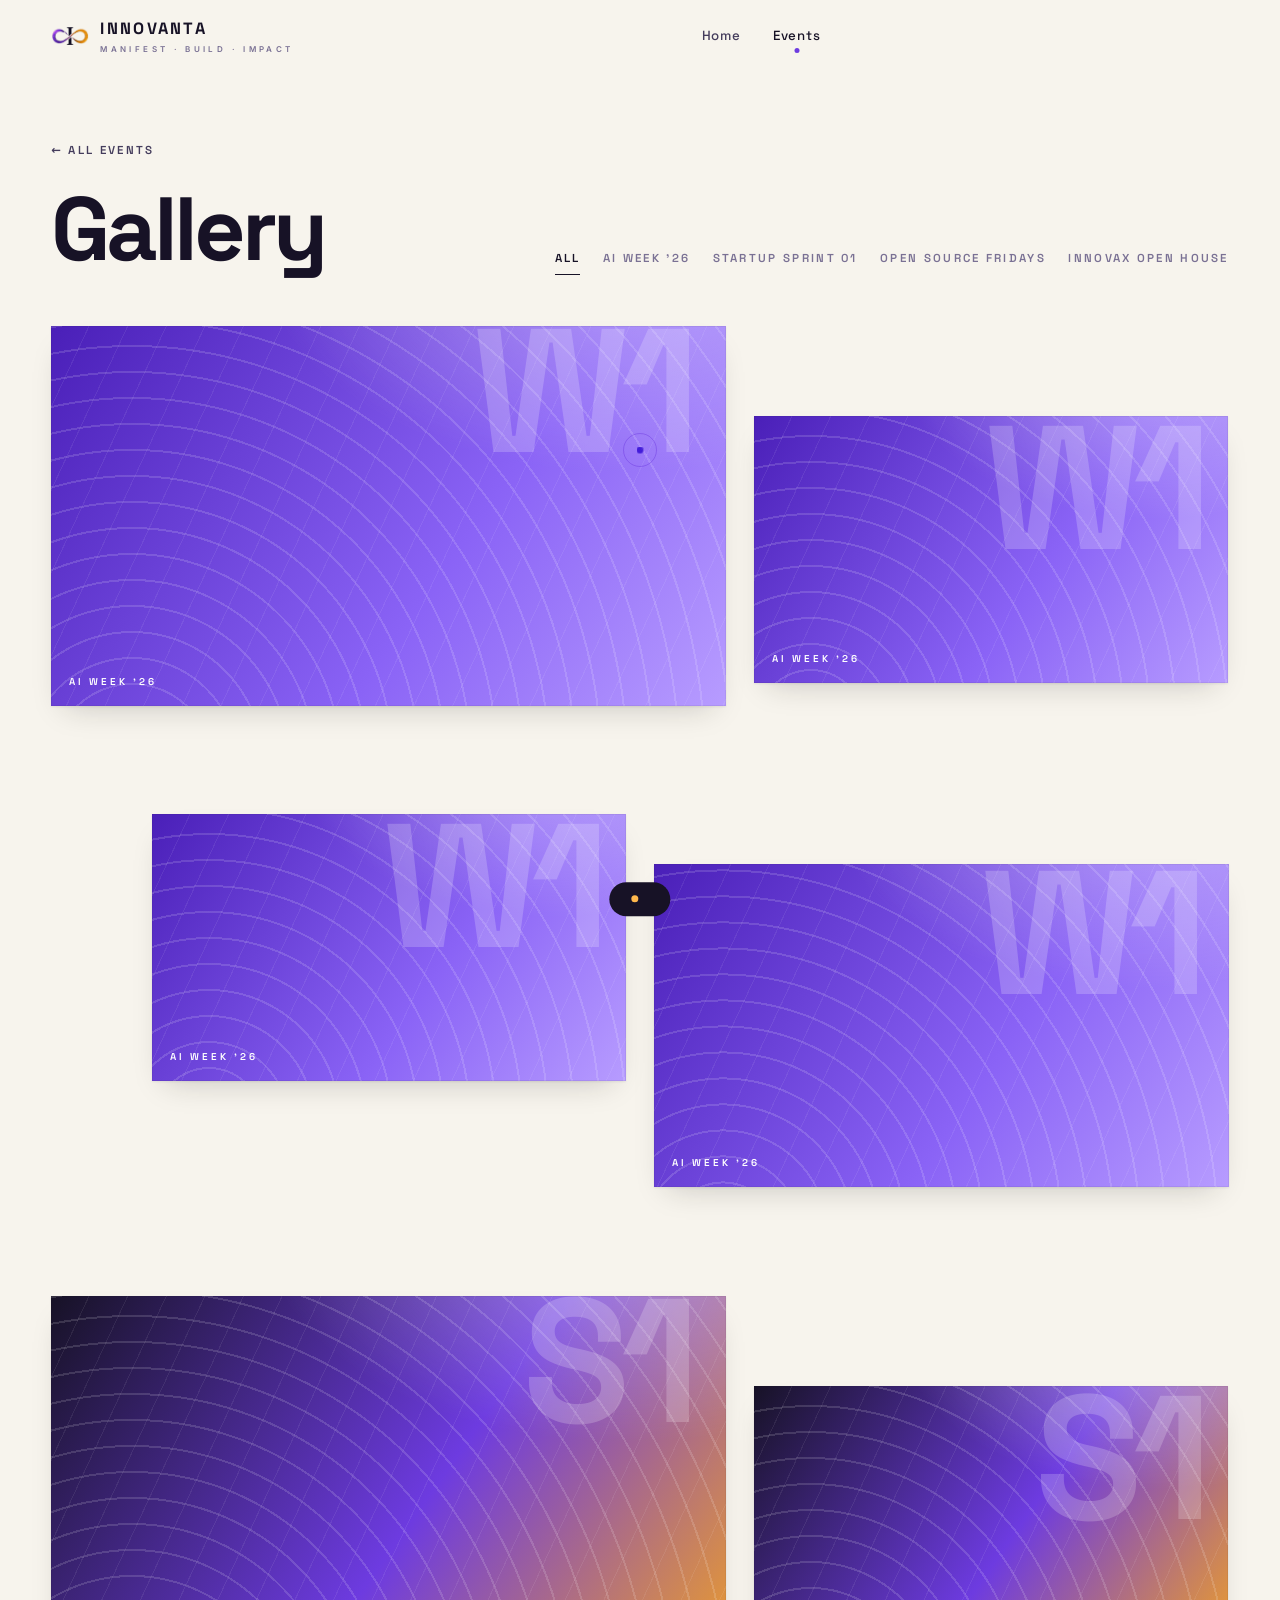
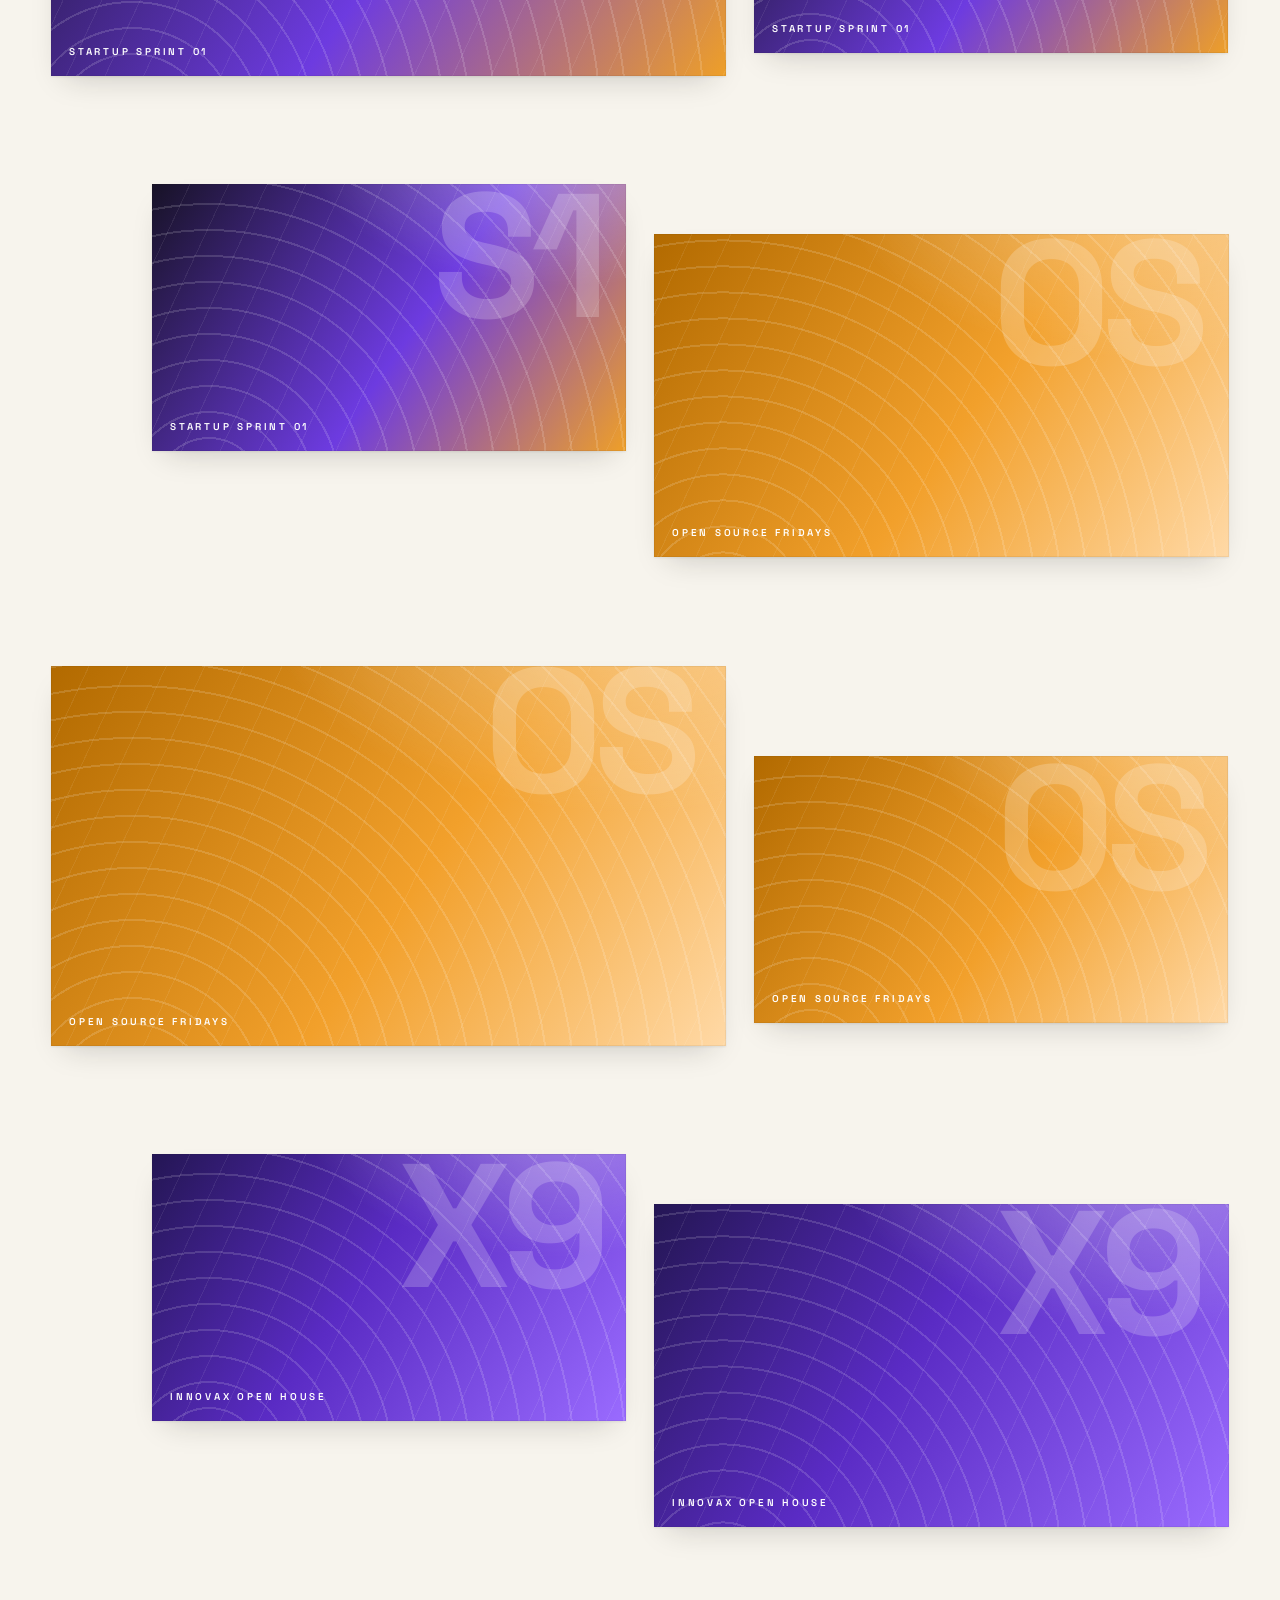
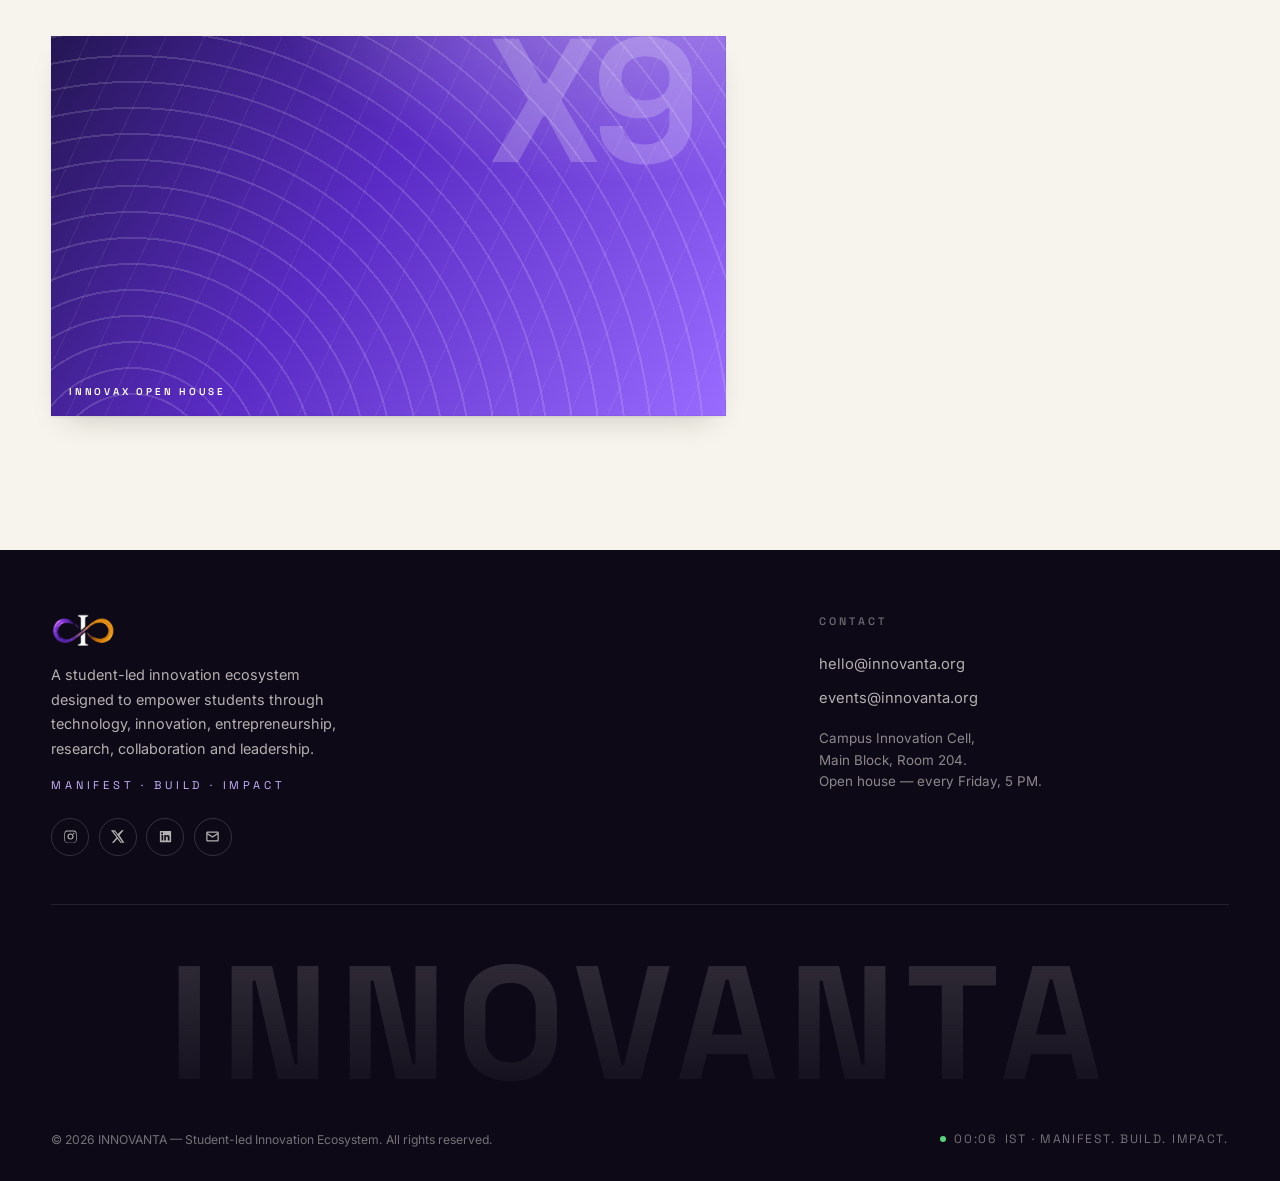
<file: gallery.html>
<!DOCTYPE html>
<html lang="en">
<head>
<meta charset="UTF-8">
<meta name="viewport" content="width=device-width, initial-scale=1.0">
<title>Gallery — INNOVANTA</title>
<meta name="description" content="Photos from INNOVANTA events — AI Week ’26, Startup Sprint, Open Source Fridays and the InnovaX Open House.">
<meta property="og:title" content="Gallery — INNOVANTA">
<meta property="og:description" content="Photos from INNOVANTA events — AI Week ’26, Startup Sprint, Open Source Fridays and the InnovaX Open House.">
<meta property="og:type" content="website">
<link rel="icon" type="image/png" href="assets/img/logo.png">
<link rel="stylesheet" href="assets/css/base.css">
<link rel="stylesheet" href="assets/css/gallery.css">
</head>
<body>
<a class="skip" href="#main">Skip to content</a>

<!-- PRELOADER -->
<div id="loader" aria-hidden="true">
  <img src="assets/img/logo.png" alt="">
  <div class="bar"><i id="loader-bar"></i></div>
  <div class="pct"><span id="loader-pct">00</span> — INNOVANTA</div>
</div>

<!-- CURSOR -->
<div class="cursor" aria-hidden="true"></div>
<div class="cursor-ring" aria-hidden="true"></div>

<!-- NAV -->
<header id="nav">
  <div class="wrap">
    <a class="brand" href="index.html" aria-label="INNOVANTA home">
      <img src="assets/img/logo.png" alt="INNOVANTA emblem">
      <span><b>INNOVANTA</b><small>MANIFEST · BUILD · IMPACT</small></span>
    </a>
    <nav class="nav-links" aria-label="Primary">
      <a href="index.html">Home</a>
      <a class="active" href="events.html">Events</a>
    </nav>
    <div class="nav-cta">
      <button id="burger" aria-label="Open menu" aria-expanded="false"><i></i><i></i></button>
    </div>
  </div>
</header>

<!-- MOBILE MENU -->
<nav id="menu" aria-label="Mobile">
  <a class="big" href="index.html"><span>01</span>Home</a>
  <a class="big" href="events.html"><span>02</span>Events</a>
  <div class="menu-foot"><span>INNOVANTA — STUDENT-LED INNOVATION ECOSYSTEM</span><span>EST. FOR STUDENTS, BY STUDENTS</span></div>
</nav>

<main id="main">

<section class="gal">
  <div class="wrap">
    <a class="ev-back" href="events.html">← All Events</a>
    <div class="gal-head">
      <h1>Gallery</h1>
      <div class="gal-tabs" role="group" aria-label="Filter by event"><button class="on" data-f="all">All</button><button data-f="ai">AI Week ’26</button><button data-f="sprint">Startup Sprint 01</button><button data-f="osf">Open Source Fridays</button><button data-f="open">InnovaX Open House</button></div>
    </div>
    <div class="gal-grid">
      <div class="gcard reveal-g" data-ev="ai" data-cap="Opening keynote on the main stage" data-name="AI Week ’26" data-tone="tone-v" data-gl="W1">
        <button class="g-inner" type="button" aria-label="Open photo: Opening keynote on the main stage">
          <span class="g-surface"><span class="g-media">
            <span class="g-art ph tone-v" data-src=""><span class="gl">W1</span></span>
            <span class="g-meta"><b>AI Week ’26</b></span>
          </span></span>
          <span class="g-cap" aria-hidden="true"><span>Opening keynote on the main stage</span><i>↗</i></span>
        </button>
      </div>
      <div class="gcard reveal-g" data-ev="ai" data-cap="Hands-on workshop in CS Lab 2" data-name="AI Week ’26" data-tone="tone-v" data-gl="W1">
        <button class="g-inner" type="button" aria-label="Open photo: Hands-on workshop in CS Lab 2">
          <span class="g-surface"><span class="g-media">
            <span class="g-art ph tone-v" data-src=""><span class="gl">W1</span></span>
            <span class="g-meta"><b>AI Week ’26</b></span>
          </span></span>
          <span class="g-cap" aria-hidden="true"><span>Hands-on workshop in CS Lab 2</span><i>↗</i></span>
        </button>
      </div>
      <div class="gcard reveal-g" data-ev="ai" data-cap="Panel: building with AI in the real world" data-name="AI Week ’26" data-tone="tone-v" data-gl="W1">
        <button class="g-inner" type="button" aria-label="Open photo: Panel: building with AI in the real world">
          <span class="g-surface"><span class="g-media">
            <span class="g-art ph tone-v" data-src=""><span class="gl">W1</span></span>
            <span class="g-meta"><b>AI Week ’26</b></span>
          </span></span>
          <span class="g-cap" aria-hidden="true"><span>Panel: building with AI in the real world</span><i>↗</i></span>
        </button>
      </div>
      <div class="gcard reveal-g" data-ev="ai" data-cap="Closing hack-night" data-name="AI Week ’26" data-tone="tone-v" data-gl="W1">
        <button class="g-inner" type="button" aria-label="Open photo: Closing hack-night">
          <span class="g-surface"><span class="g-media">
            <span class="g-art ph tone-v" data-src=""><span class="gl">W1</span></span>
            <span class="g-meta"><b>AI Week ’26</b></span>
          </span></span>
          <span class="g-cap" aria-hidden="true"><span>Closing hack-night</span><i>↗</i></span>
        </button>
      </div>
      <div class="gcard reveal-g" data-ev="sprint" data-cap="Teams pitching at demo day" data-name="Startup Sprint 01" data-tone="tone-m" data-gl="S1">
        <button class="g-inner" type="button" aria-label="Open photo: Teams pitching at demo day">
          <span class="g-surface"><span class="g-media">
            <span class="g-art ph tone-m" data-src=""><span class="gl">S1</span></span>
            <span class="g-meta"><b>Startup Sprint 01</b></span>
          </span></span>
          <span class="g-cap" aria-hidden="true"><span>Teams pitching at demo day</span><i>↗</i></span>
        </button>
      </div>
      <div class="gcard reveal-g" data-ev="sprint" data-cap="Mentor session — validation sprint" data-name="Startup Sprint 01" data-tone="tone-m" data-gl="S1">
        <button class="g-inner" type="button" aria-label="Open photo: Mentor session — validation sprint">
          <span class="g-surface"><span class="g-media">
            <span class="g-art ph tone-m" data-src=""><span class="gl">S1</span></span>
            <span class="g-meta"><b>Startup Sprint 01</b></span>
          </span></span>
          <span class="g-cap" aria-hidden="true"><span>Mentor session — validation sprint</span><i>↗</i></span>
        </button>
      </div>
      <div class="gcard reveal-g" data-ev="sprint" data-cap="Prototype crunch, hour 30" data-name="Startup Sprint 01" data-tone="tone-m" data-gl="S1">
        <button class="g-inner" type="button" aria-label="Open photo: Prototype crunch, hour 30">
          <span class="g-surface"><span class="g-media">
            <span class="g-art ph tone-m" data-src=""><span class="gl">S1</span></span>
            <span class="g-meta"><b>Startup Sprint 01</b></span>
          </span></span>
          <span class="g-cap" aria-hidden="true"><span>Prototype crunch, hour 30</span><i>↗</i></span>
        </button>
      </div>
      <div class="gcard reveal-g" data-ev="osf" data-cap="Contributor meetup — first PRs" data-name="Open Source Fridays" data-tone="tone-a" data-gl="OS">
        <button class="g-inner" type="button" aria-label="Open photo: Contributor meetup — first PRs">
          <span class="g-surface"><span class="g-media">
            <span class="g-art ph tone-a" data-src=""><span class="gl">OS</span></span>
            <span class="g-meta"><b>Open Source Fridays</b></span>
          </span></span>
          <span class="g-cap" aria-hidden="true"><span>Contributor meetup — first PRs</span><i>↗</i></span>
        </button>
      </div>
      <div class="gcard reveal-g" data-ev="osf" data-cap="Pairing on partner repositories" data-name="Open Source Fridays" data-tone="tone-a" data-gl="OS">
        <button class="g-inner" type="button" aria-label="Open photo: Pairing on partner repositories">
          <span class="g-surface"><span class="g-media">
            <span class="g-art ph tone-a" data-src=""><span class="gl">OS</span></span>
            <span class="g-meta"><b>Open Source Fridays</b></span>
          </span></span>
          <span class="g-cap" aria-hidden="true"><span>Pairing on partner repositories</span><i>↗</i></span>
        </button>
      </div>
      <div class="gcard reveal-g" data-ev="osf" data-cap="New contributors welcome" data-name="Open Source Fridays" data-tone="tone-a" data-gl="OS">
        <button class="g-inner" type="button" aria-label="Open photo: New contributors welcome">
          <span class="g-surface"><span class="g-media">
            <span class="g-art ph tone-a" data-src=""><span class="gl">OS</span></span>
            <span class="g-meta"><b>Open Source Fridays</b></span>
          </span></span>
          <span class="g-cap" aria-hidden="true"><span>New contributors welcome</span><i>↗</i></span>
        </button>
      </div>
      <div class="gcard reveal-g" data-ev="open" data-cap="Six-pillar demo wall" data-name="InnovaX Open House" data-tone="tone-p" data-gl="X9">
        <button class="g-inner" type="button" aria-label="Open photo: Six-pillar demo wall">
          <span class="g-surface"><span class="g-media">
            <span class="g-art ph tone-p" data-src=""><span class="gl">X9</span></span>
            <span class="g-meta"><b>InnovaX Open House</b></span>
          </span></span>
          <span class="g-cap" aria-hidden="true"><span>Six-pillar demo wall</span><i>↗</i></span>
        </button>
      </div>
      <div class="gcard reveal-g" data-ev="open" data-cap="Project expo — 18 stalls" data-name="InnovaX Open House" data-tone="tone-p" data-gl="X9">
        <button class="g-inner" type="button" aria-label="Open photo: Project expo — 18 stalls">
          <span class="g-surface"><span class="g-media">
            <span class="g-art ph tone-p" data-src=""><span class="gl">X9</span></span>
            <span class="g-meta"><b>InnovaX Open House</b></span>
          </span></span>
          <span class="g-cap" aria-hidden="true"><span>Project expo — 18 stalls</span><i>↗</i></span>
        </button>
      </div>
      <div class="gcard reveal-g" data-ev="open" data-cap="Open House crowd" data-name="InnovaX Open House" data-tone="tone-p" data-gl="X9">
        <button class="g-inner" type="button" aria-label="Open photo: Open House crowd">
          <span class="g-surface"><span class="g-media">
            <span class="g-art ph tone-p" data-src=""><span class="gl">X9</span></span>
            <span class="g-meta"><b>InnovaX Open House</b></span>
          </span></span>
          <span class="g-cap" aria-hidden="true"><span>Open House crowd</span><i>↗</i></span>
        </button>
      </div>
    </div>
  </div>
</section>
</main>

<!-- ============ FOOTER ============ -->
<footer id="contact">
  <div class="wrap">
    <div class="foot-top">
      <div class="foot-brand">
        <img src="assets/img/logo-footer.png" alt="INNOVANTA emblem">
        <p>A student-led innovation ecosystem designed to empower students through technology, innovation, entrepreneurship, research, collaboration and leadership.</p>
        <div class="tag">Manifest · Build · Impact</div>
        <div class="socials">
          <a href="#" aria-label="Instagram" data-toast="@innovanta — coming to your feed soon"><svg viewBox="0 0 24 24"><path d="M12 2.2c3.2 0 3.6 0 4.9.1 1.2.1 1.8.2 2.2.4.6.2 1 .5 1.4.9.4.4.7.8.9 1.4.2.4.4 1 .4 2.2.1 1.3.1 1.7.1 4.9s0 3.6-.1 4.9c-.1 1.2-.2 1.8-.4 2.2a3.8 3.8 0 0 1-2.3 2.3c-.4.2-1 .4-2.2.4-1.3.1-1.7.1-4.9.1s-3.6 0-4.9-.1c-1.2-.1-1.8-.2-2.2-.4a3.8 3.8 0 0 1-2.3-2.3c-.2-.4-.4-1-.4-2.2-.1-1.3-.1-1.7-.1-4.9s0-3.6.1-4.9c.1-1.2.2-1.8.4-2.2.2-.6.5-1 .9-1.4.4-.4.8-.7 1.4-.9.4-.2 1-.4 2.2-.4C8.4 2.2 8.8 2.2 12 2.2zm0 1.8c-3.1 0-3.5 0-4.8.1-1.1.1-1.5.2-1.8.3-.5.2-.8.4-1.1.7-.3.3-.5.6-.7 1.1-.1.3-.3.7-.3 1.8-.1 1.3-.1 1.7-.1 4.8s0 3.5.1 4.8c.1 1.1.2 1.5.3 1.8.2.5.4.8.7 1.1.3.3.6.5 1.1.7.3.1.7.3 1.8.3 1.3.1 1.7.1 4.8.1s3.5 0 4.8-.1c1.1-.1 1.5-.2 1.8-.3.5-.2.8-.4 1.1-.7.3-.3.5-.6.7-1.1.1-.3.3-.7.3-1.8.1-1.3.1-1.7.1-4.8s0-3.5-.1-4.8c-.1-1.1-.2-1.5-.3-1.8a3 3 0 0 0-.7-1.1 3 3 0 0 0-1.1-.7c-.3-.1-.7-.3-1.8-.3-1.3-.1-1.7-.1-4.8-.1zm0 3.1a4.9 4.9 0 1 1 0 9.8 4.9 4.9 0 0 1 0-9.8zm0 1.8a3.1 3.1 0 1 0 0 6.2 3.1 3.1 0 0 0 0-6.2zm5.1-2.9a1.1 1.1 0 1 1 0 2.3 1.1 1.1 0 0 1 0-2.3z"/></svg></a>
          <a href="#" aria-label="X / Twitter" data-toast="Follow @innovanta for live updates"><svg viewBox="0 0 24 24"><path d="M18.9 2H22l-6.9 7.9L23 22h-6.3l-4.9-6.4L6.1 22H3l7.4-8.4L1.5 2H8l4.5 5.9L18.9 2zm-1.1 18.2h1.7L7.3 3.8H5.5l12.3 16.4z"/></svg></a>
          <a href="#" aria-label="LinkedIn" data-toast="INNOVANTA on LinkedIn — networking awaits"><svg viewBox="0 0 24 24"><path d="M20.4 3H3.6A.6.6 0 0 0 3 3.6v16.8a.6.6 0 0 0 .6.6h16.8a.6.6 0 0 0 .6-.6V3.6a.6.6 0 0 0-.6-.6zM8.3 18.3H5.6V9.7h2.7v8.6zM7 8.5a1.6 1.6 0 1 1 0-3.1 1.6 1.6 0 0 1 0 3.1zm11.3 9.8h-2.7v-4.2c0-1 0-2.3-1.4-2.3s-1.6 1.1-1.6 2.2v4.3H10V9.7h2.6v1.2h.1a2.9 2.9 0 0 1 2.6-1.4c2.7 0 3.2 1.8 3.2 4.1v4.7z"/></svg></a>
          <a href="mailto:hello@innovanta.org" aria-label="Email"><svg viewBox="0 0 24 24"><path d="M20 4H4a2 2 0 0 0-2 2v12a2 2 0 0 0 2 2h16a2 2 0 0 0 2-2V6a2 2 0 0 0-2-2zm0 2v.5l-8 5-8-5V6h16zM4 18V8.9l7.5 4.7a.7.7 0 0 0 1 0L20 8.9V18H4z"/></svg></a>
        </div>
      </div>
      <div class="fcol">
        <h4>Contact</h4>
        <a href="mailto:hello@innovanta.org">hello@innovanta.org</a>
        <a href="mailto:events@innovanta.org">events@innovanta.org</a>
        <p class="mini">Campus Innovation Cell,<br>Main Block, Room 204.<br>Open house — every Friday, 5 PM.</p>
      </div>
    </div>
    <div class="foot-word" aria-hidden="true"><span>INNOVANTA</span></div>
    <div class="foot-bar">
      <span>© 2026 INNOVANTA — Student-led Innovation Ecosystem. All rights reserved.</span>
      <span class="k"><span class="live"></span><span id="clock2">—</span> IST · MANIFEST. BUILD. IMPACT.</span>
    </div>
  </div>
</footer>

<!-- TOAST -->
<div id="toast" role="status" aria-live="polite"><span class="td"></span><span id="toast-msg"></span></div>

<script src="assets/js/site.js"></script>

<div class="lb" id="lb" role="dialog" aria-modal="true" aria-label="Photo viewer">
  <button class="lb-x" id="lb-x" type="button">Close ✕</button>
  <div class="lb-stage"><div class="g-art ph" id="lb-art"><span class="gl"></span></div></div>
  <div class="lb-info"><div><small id="lb-ev"></small><span id="lb-cap"></span></div>
    <div class="lb-nav"><button id="lb-prev" type="button">← Prev</button><button id="lb-next" type="button">Next →</button></div></div>
</div>
<script src="assets/js/gallery.js"></script>
</body>
</html>
</file>
<file: assets/css/base.css>
/* ============ FONTS ============ */
@font-face{font-family:'Space Grotesk';font-style:normal;font-weight:300 700;font-display:swap;src:url(../fonts/space-grotesk.woff2) format('woff2')}
@font-face{font-family:'Inter';font-style:normal;font-weight:100 900;font-display:swap;src:url(../fonts/inter.woff2) format('woff2')}

/* ============ TOKENS ============ */
:root{
  --bg:#F7F4ED; --bg-2:#F0EBE0; --paper:#FDFBF6;
  --ink:#171226; --ink-2:#443C5C; --ink-3:#7A7194;
  --violet:#6D3BE0; --violet-2:#8A63F6; --violet-soft:#E6DCFF;
  --amber:#EE9F28; --amber-2:#FFB84D; --amber-soft:#FFEBCB;
  --line:rgba(23,18,38,.13); --line-2:rgba(23,18,38,.07);
  --night:#0D0917; --night-2:#161029;
  --display:'Space Grotesk',ui-sans-serif,system-ui,sans-serif;
  --body:'Inter',ui-sans-serif,system-ui,-apple-system,'Segoe UI',sans-serif;
  --r-lg:22px; --r-md:14px; --r-sm:9px;
  --ease:cubic-bezier(.22,1,.36,1);
  --nav-h:72px;
}
*{margin:0;padding:0;box-sizing:border-box}
html{scroll-behavior:smooth}
@media (prefers-reduced-motion:reduce){html{scroll-behavior:auto}}
</file>
<file: assets/css/index.css>
body{
  font-family:var(--body); background:var(--bg); color:var(--ink);
  -webkit-font-smoothing:antialiased; text-rendering:optimizeLegibility;
  overflow-x:hidden; font-size:16px; line-height:1.6;
}
body.locked{overflow:hidden}
::selection{background:var(--violet);color:#fff}
img,canvas,svg{display:block;max-width:100%}
a{color:inherit;text-decoration:none}
button{font:inherit;border:none;background:none;cursor:pointer;color:inherit}
:focus-visible{outline:2px solid var(--violet);outline-offset:3px;border-radius:4px}
.skip{position:fixed;left:1rem;top:-4rem;z-index:400;background:var(--ink);color:#fff;padding:.6rem 1rem;border-radius:8px;transition:top .2s}
.skip:focus{top:1rem}

/* ============ TYPE HELPERS ============ */
.eyebrow{font-family:var(--display);font-size:11px;font-weight:600;letter-spacing:.34em;text-transform:uppercase;color:var(--violet)}
.eyebrow.amber{color:#B26A00}
.display{font-family:var(--display);font-weight:700;line-height:1.02;letter-spacing:-.025em}
.letterspaced{letter-spacing:.3em;text-transform:uppercase;font-family:var(--display);font-weight:600}
.sec{position:relative;padding:clamp(84px,12vh,150px) 0}
.wrap{width:min(1240px,92vw);margin-inline:auto}
.h2{font-family:var(--display);font-weight:700;font-size:clamp(2rem,4.6vw,3.4rem);letter-spacing:-.02em;line-height:1.06}
.sec-head{display:flex;align-items:flex-end;justify-content:space-between;gap:2rem;margin-bottom:clamp(2.4rem,5vh,4rem)}
.sec-head p.lede{max-width:44ch;color:var(--ink-2);font-size:clamp(.98rem,1.2vw,1.08rem)}
.sec-num{font-family:var(--display);font-size:12px;letter-spacing:.3em;color:var(--ink-3)}
.rule{height:1px;background:var(--line);border:none;margin:0}

/* ============ BUTTONS ============ */
.btn{display:inline-flex;align-items:center;gap:.55rem;font-family:var(--display);font-weight:600;font-size:.92rem;letter-spacing:.02em;padding:.95rem 1.6rem;border-radius:100px;border:1px solid transparent;transition:transform .35s var(--ease),box-shadow .35s var(--ease),background .3s,color .3s,border-color .3s;will-change:transform;cursor:pointer;white-space:nowrap}
.btn .arr{transition:transform .35s var(--ease);display:inline-block}
.btn:hover .arr{transform:translate(3px,-3px)}
.btn-primary{background:var(--ink);color:#fff;box-shadow:0 10px 30px -12px rgba(23,18,38,.55)}
.btn-primary:hover{transform:translateY(-2px);box-shadow:0 18px 40px -14px rgba(23,18,38,.5)}
.btn-violet{background:linear-gradient(120deg,var(--violet),#5A2BC4);color:#fff;box-shadow:0 12px 34px -12px rgba(109,59,224,.6)}
.btn-violet:hover{transform:translateY(-2px);box-shadow:0 20px 46px -14px rgba(109,59,224,.65)}
.btn-amber{background:linear-gradient(120deg,var(--amber-2),var(--amber));color:#231402;box-shadow:0 12px 34px -12px rgba(238,159,40,.6)}
.btn-amber:hover{transform:translateY(-2px)}
.btn-ghost{border-color:var(--line);color:var(--ink);background:rgba(255,255,255,.4)}
.btn-ghost:hover{border-color:var(--ink);transform:translateY(-2px);background:#fff}
.btn-light{border:1px solid rgba(255,255,255,.35);color:#fff}
.btn-light:hover{background:rgba(255,255,255,.08);border-color:#fff}
.btn.sm{padding:.55rem 1.05rem;font-size:.8rem}
.btn[aria-disabled="true"]{opacity:.45;pointer-events:none}

/* ============ REVEAL / SPLIT ============ */
.reveal{opacity:0;transform:translateY(34px);filter:blur(6px);transition:opacity .9s var(--ease),transform .9s var(--ease),filter .9s var(--ease);transition-delay:calc(var(--i,0)*90ms)}
.reveal.in{opacity:1;transform:none;filter:blur(0)}
.ch{display:inline-block;opacity:0;transform:translateY(.5em) rotate(4deg);filter:blur(8px);transition:opacity .7s var(--ease),transform .7s var(--ease),filter .7s var(--ease);transition-delay:calc(var(--ci,0)*28ms + 250ms)}
body.loaded .ch{opacity:1;transform:none;filter:blur(0)}
.word{transition:color .5s,opacity .5s;color:rgba(23,18,38,.16)}
.word.on{color:var(--ink)}
@media (prefers-reduced-motion:reduce){
  .reveal,.ch{opacity:1;transform:none;filter:none;transition:none}
  .word{color:var(--ink)}
}

/* ============ PRELOADER ============ */
#loader{position:fixed;inset:0;z-index:300;background:var(--bg);display:flex;flex-direction:column;align-items:center;justify-content:center;gap:1.4rem;transition:opacity .7s var(--ease),visibility .7s}
#loader.done{opacity:0;visibility:hidden;pointer-events:none}
#loader img{width:96px;animation:loaderPulse 1.6s ease-in-out infinite}
#loader .bar{width:min(320px,60vw);height:1px;background:var(--line);position:relative;overflow:hidden}
#loader .bar i{position:absolute;inset:0;background:linear-gradient(90deg,var(--violet),var(--amber));transform:scaleX(0);transform-origin:left;transition:transform .2s}
#loader .pct{font-family:var(--display);font-size:11px;letter-spacing:.35em;color:var(--ink-3)}
@keyframes loaderPulse{0%,100%{transform:scale(1)}50%{transform:scale(1.06)}}

/* ============ CURSOR ============ */
.cursor,.cursor-ring{position:fixed;top:0;left:0;z-index:200;pointer-events:none;border-radius:50%;transform:translate(-50%,-50%);will-change:transform}
.cursor{width:7px;height:7px;background:var(--violet);mix-blend-mode:multiply;transition:width .25s,height .25s,background .25s}
.cursor-ring{width:34px;height:34px;border:1px solid rgba(109,59,224,.45);transition:width .3s var(--ease),height .3s var(--ease),border-color .3s,background .3s}
body.hovering .cursor{width:44px;height:44px;background:linear-gradient(120deg,var(--violet),var(--amber));opacity:.9}
body.hovering .cursor-ring{width:64px;height:64px;border-color:transparent;background:rgba(109,59,224,.07)}
@media (pointer:coarse),(prefers-reduced-motion:reduce){.cursor,.cursor-ring{display:none}}

/* ============ NAV ============ */
#nav{position:fixed;top:0;left:0;right:0;z-index:120;height:var(--nav-h);display:flex;align-items:center;transition:background .4s,box-shadow .4s,border-color .4s;border-bottom:1px solid transparent}
#nav.scrolled{background:rgba(247,244,237,.78);backdrop-filter:blur(16px) saturate(1.4);-webkit-backdrop-filter:blur(16px) saturate(1.4);border-bottom-color:var(--line-2)}
#nav .wrap{display:flex;align-items:center;justify-content:space-between;gap:2rem}
.brand{display:flex;align-items:center;gap:.7rem}
.brand img{width:38px;transition:transform .5s var(--ease)}
.brand:hover img{transform:rotate(-8deg) scale(1.08)}
.brand b{font-family:var(--display);font-weight:700;letter-spacing:.14em;font-size:1.02rem}
.brand small{display:block;font-size:8px;letter-spacing:.42em;color:var(--ink-3);font-weight:600;margin-top:1px}
.nav-links{display:flex;gap:.3rem;align-items:center}
.nav-links a{font-family:var(--display);font-size:.83rem;font-weight:500;letter-spacing:.06em;padding:.5rem .85rem;border-radius:100px;color:var(--ink-2);position:relative;transition:color .25s}
.nav-links a:hover,.nav-links a.active{color:var(--ink)}
.nav-links a.active::after{content:"";position:absolute;left:50%;bottom:.05rem;width:5px;height:5px;border-radius:50%;background:var(--violet);transform:translateX(-50%)}
.nav-cta{display:flex;gap:.8rem;align-items:center}
#burger{display:none;width:44px;height:44px;border-radius:12px;border:1px solid var(--line);align-items:center;justify-content:center;flex-direction:column;gap:5px}
#burger i{display:block;width:16px;height:1.5px;background:var(--ink);transition:transform .35s var(--ease),opacity .25s}
#burger.open i:nth-child(1){transform:translateY(3.2px) rotate(45deg)}
#burger.open i:nth-child(2){transform:translateY(-3.2px) rotate(-45deg)}
#menu{position:fixed;inset:0;z-index:110;background:var(--bg);padding:calc(var(--nav-h) + 2rem) 8vw 3rem;display:flex;flex-direction:column;justify-content:center;gap:.2rem;clip-path:inset(0 0 100% 0);transition:clip-path .7s var(--ease);visibility:hidden}
#menu.open{clip-path:inset(0 0 0% 0);visibility:visible}
#menu a.big{font-family:var(--display);font-weight:700;font-size:clamp(2.2rem,8vw,3.4rem);letter-spacing:-.02em;line-height:1.25;color:var(--ink);opacity:0;transform:translateY(24px);transition:opacity .5s var(--ease),transform .5s var(--ease),color .3s;display:flex;align-items:baseline;gap:1rem}
#menu a.big span{font-family:var(--display);font-size:.7rem;letter-spacing:.3em;color:var(--violet)}
#menu.open a.big{opacity:1;transform:none}
#menu.open a.big:nth-child(2){transition-delay:.07s}#menu.open a.big:nth-child(3){transition-delay:.14s}#menu.open a.big:nth-child(4){transition-delay:.21s}#menu.open a.big:nth-child(5){transition-delay:.28s}#menu.open a.big:nth-child(6){transition-delay:.35s}
#menu a.big:hover{color:var(--violet)}
#menu .menu-foot{margin-top:2.5rem;display:flex;justify-content:space-between;flex-wrap:wrap;gap:1rem;font-size:.8rem;color:var(--ink-3);letter-spacing:.08em}
@media (max-width:1020px){.nav-links,.nav-cta .btn{display:none}#burger{display:flex}.nav-cta{gap:0}}

/* ============ HERO ============ */
#home{position:relative;min-height:100svh;display:flex;flex-direction:column;justify-content:flex-end;padding-top:calc(var(--nav-h) + 4vh);overflow:hidden;background:var(--bg)}
#hero-gl{position:absolute;inset:0;width:100%;height:100%;z-index:0}
.hero-fallback{position:absolute;inset:0;z-index:0;background:
  radial-gradient(60% 80% at 15% 85%,rgba(138,99,246,.28),transparent 60%),
  radial-gradient(55% 70% at 85% 20%,rgba(255,184,77,.26),transparent 60%),
  radial-gradient(40% 55% at 60% 75%,rgba(230,220,255,.5),transparent 65%),var(--bg);
  animation:heroDrift 14s ease-in-out infinite alternate}
@keyframes heroDrift{to{transform:scale(1.06) translateY(-2%)}}
#home .wrap{position:relative;z-index:2;padding-bottom:2.4rem}
.hero-top{position:absolute;z-index:3;top:calc(var(--nav-h) + 1.6rem);left:0;right:0}
.hero-top .wrap{display:flex;justify-content:space-between;align-items:center;padding:0}
.hero-tag{display:inline-flex;align-items:center;gap:.6rem;background:rgba(255,255,255,.55);backdrop-filter:blur(8px);border:1px solid var(--line-2);padding:.45rem .9rem;border-radius:100px;font-family:var(--display);font-size:.68rem;letter-spacing:.26em;font-weight:600;text-transform:uppercase}
.hero-tag .dot{width:7px;height:7px;border-radius:50%;background:var(--violet);animation:pulseDot 2s infinite}
@keyframes pulseDot{0%,100%{box-shadow:0 0 0 0 rgba(109,59,224,.45)}60%{box-shadow:0 0 0 8px rgba(109,59,224,0)}}
.hero-clock{font-family:var(--display);font-size:.7rem;letter-spacing:.22em;color:var(--ink-2);display:flex;align-items:center;gap:.6rem;background:rgba(255,255,255,.55);backdrop-filter:blur(8px);border:1px solid var(--line-2);padding:.45rem .9rem;border-radius:100px}
.hero-clock .live{width:6px;height:6px;border-radius:50%;background:#2AA84A;animation:pulseDot 2s infinite}
h1.display{font-size:clamp(2.9rem,9.2vw,7.6rem);letter-spacing:-.035em;line-height:.99;margin-top:.35em;text-wrap:balance}
h1 .ln{display:block}
h1 .ln em{font-style:normal;color:transparent;-webkit-text-fill-color:transparent;background-image:linear-gradient(95deg,var(--violet) 10%,#9A6BFF 45%,var(--amber) 110%);-webkit-background-clip:text;background-clip:text}
h1 .ln em .ch{background-image:linear-gradient(95deg,var(--violet) 10%,#9A6BFF 45%,var(--amber) 110%);background-size:var(--gw,600px) 100%;background-repeat:no-repeat;color:transparent;-webkit-text-fill-color:transparent;-webkit-background-clip:text;background-clip:text}
.hero-sub{max-width:52ch;color:var(--ink-2);font-size:clamp(1rem,1.4vw,1.15rem);margin-top:1.6rem}
.hero-actions{display:flex;gap:1rem;margin-top:2.2rem;flex-wrap:wrap;align-items:center}
.hero-scroll{position:absolute;right:4vw;bottom:6.4rem;z-index:3;display:flex;flex-direction:column;align-items:center;gap:.7rem;color:var(--ink-3);font-family:var(--display);font-size:.62rem;letter-spacing:.34em;text-transform:uppercase;writing-mode:vertical-rl}
.hero-scroll .ln-line{width:1px;height:52px;background:linear-gradient(var(--ink-3),transparent);position:relative;overflow:hidden}
.hero-scroll .ln-line::after{content:"";position:absolute;inset:0;background:var(--violet);animation:scrollLine 1.8s var(--ease) infinite}
@keyframes scrollLine{0%{transform:translateY(-100%)}70%,100%{transform:translateY(100%)}}
@media (max-width:760px){.hero-scroll{display:none}.hero-clock{display:none}}
.hero-mark{position:absolute;z-index:1;right:2%;top:17%;width:min(280px,24vw);opacity:.16;pointer-events:none;filter:saturate(.8);animation:markFloat 9s ease-in-out infinite}
.w{display:inline-block;white-space:nowrap}
@keyframes markFloat{0%,100%{transform:translateY(0) rotate(-4deg)}50%{transform:translateY(-24px) rotate(3deg)}}

/* ============ TICKER ============ */
.ticker{border-block:1px solid var(--line);background:var(--paper);overflow:hidden;padding:.95rem 0}
.ticker-track{display:flex;width:max-content;animation:tick 26s linear infinite;will-change:transform}
.ticker:hover .ticker-track{animation-play-state:paused}
.ticker-track span{font-family:var(--display);font-weight:600;font-size:.82rem;letter-spacing:.3em;text-transform:uppercase;white-space:nowrap;padding:0 1.6rem;color:var(--ink)}
.ticker-track span b{color:var(--violet);font-weight:600}
.ticker-track span i{color:var(--amber);font-style:normal}
@keyframes tick{to{transform:translateX(-50%)}}
@media (prefers-reduced-motion:reduce){.ticker-track{animation:none}}

/* ============ ABOUT ============ */
#about{background:var(--bg)}
.scrub-text{font-family:var(--display);font-weight:500;font-size:clamp(1.5rem,3.6vw,2.9rem);line-height:1.3;letter-spacing:-.015em;max-width:22ch}
.about-grid{display:grid;grid-template-columns:1.15fr .85fr;gap:clamp(2.5rem,6vw,6rem);align-items:start}
.about-side p{color:var(--ink-2);margin-bottom:1.2rem;font-size:1rem}
.about-side .quote{border-left:2px solid var(--violet);padding:.4rem 0 .4rem 1.1rem;font-family:var(--display);font-weight:500;font-size:1.02rem;color:var(--ink);line-height:1.5}
.chips{display:flex;flex-wrap:wrap;gap:.55rem;margin-top:1.4rem}
.chip{font-size:.74rem;font-weight:500;letter-spacing:.04em;padding:.42rem .85rem;border-radius:100px;border:1px solid var(--line);background:rgba(255,255,255,.5);color:var(--ink-2)}
.chip.v{background:var(--violet-soft);border-color:transparent;color:#4A22A8}
.chip.a{background:var(--amber-soft);border-color:transparent;color:#8A5300}
.objectives{margin-top:clamp(3rem,7vh,4.6rem);display:grid;grid-template-columns:repeat(3,1fr);gap:1px;background:var(--line);border:1px solid var(--line);border-radius:var(--r-lg);overflow:hidden}
.objectives .ob{background:var(--bg);padding:1.6rem 1.5rem;transition:background .35s}
.objectives .ob:hover{background:var(--paper)}
.objectives .ob small{font-family:var(--display);font-size:.62rem;letter-spacing:.3em;color:var(--ink-3)}
.objectives .ob p{margin-top:.7rem;font-size:.94rem;color:var(--ink-2)}
.objectives .ob b{color:var(--ink)}
.stats{margin-top:clamp(3rem,7vh,4.6rem);display:grid;grid-template-columns:repeat(4,1fr);gap:1.5rem;border-top:1px solid var(--line);padding-top:2.4rem}
.stat .num{font-family:var(--display);font-weight:700;font-size:clamp(2.2rem,4vw,3.3rem);letter-spacing:-.02em;line-height:1}
.stat .num em{font-style:normal;color:var(--violet)}
.stat .lbl{font-size:.78rem;letter-spacing:.14em;text-transform:uppercase;color:var(--ink-3);font-family:var(--display);margin-top:.5rem}
@media (max-width:900px){.about-grid{grid-template-columns:1fr}.objectives{grid-template-columns:1fr}.stats{grid-template-columns:repeat(2,1fr)}}

/* ============ PILLARS ============ */
#pillars{background:linear-gradient(var(--bg-2),var(--bg));overflow:hidden}
.pillars-grid{display:grid;grid-template-columns:repeat(3,1fr);gap:1.2rem}
.pcard{position:relative;background:var(--paper);border:1px solid var(--line);border-radius:var(--r-lg);padding:1.8rem 1.6rem 1.7rem;overflow:hidden;transition:transform .5s var(--ease),box-shadow .5s var(--ease),border-color .5s}
.pcard::before{content:"";position:absolute;inset:0;background:radial-gradient(120% 90% at 0% 0%,var(--pv,rgba(138,99,246,.14)),transparent 55%);opacity:0;transition:opacity .5s}
.pcard:hover{transform:translateY(-7px);border-color:rgba(109,59,224,.35);box-shadow:0 30px 60px -30px rgba(23,18,38,.25)}
.pcard:hover::before{opacity:1}
.pcard .pn{position:absolute;top:1.15rem;right:1.3rem;font-family:var(--display);font-size:.72rem;letter-spacing:.24em;color:var(--ink-3)}
.pcard .pico{width:52px;height:52px;border-radius:14px;display:grid;place-items:center;background:linear-gradient(135deg,var(--violet-soft),#F3EEFF);color:var(--violet);margin-bottom:1.2rem;position:relative;transition:transform .5s var(--ease)}
.pcard:hover .pico{transform:scale(1.07) rotate(-4deg)}
.pcard.amber .pico{background:linear-gradient(135deg,var(--amber-soft),#FFF6E6);color:#B26A00}
.pcard h3{font-family:var(--display);font-size:1.22rem;letter-spacing:-.01em;margin-bottom:.5rem}
.pcard p{font-size:.92rem;color:var(--ink-2)}
.pcard svg{width:26px;height:26px;stroke:currentColor;fill:none;stroke-width:1.6;stroke-linecap:round;stroke-linejoin:round;stroke-dasharray:120;stroke-dashoffset:120;transition:stroke-dashoffset 1.2s var(--ease) .1s}
.pcard.in svg{stroke-dashoffset:0}
@media (max-width:1000px){.pillars-grid{grid-template-columns:1fr 1fr}}
@media (max-width:620px){.pillars-grid{grid-template-columns:1fr}}

/* ============ OPPORTUNITIES ============ */
#opportunities{background:var(--bg);overflow:hidden}
.opp-list{border-top:1px solid var(--line)}
.opp-row{position:relative;display:grid;grid-template-columns:64px 1fr auto 56px;align-items:center;gap:1.4rem;padding:clamp(1.25rem,3.4vh,2.1rem) .6rem;border-bottom:1px solid var(--line);transition:padding-left .45s var(--ease),background .45s;overflow:hidden}
.opp-row::before{content:"";position:absolute;inset:0;background:linear-gradient(90deg,var(--violet-soft),transparent 45%);opacity:0;transition:opacity .45s;pointer-events:none}
.opp-row:hover{padding-left:1.6rem}
.opp-row:hover::before{opacity:1}
.opp-row .oi{font-family:var(--display);font-size:.72rem;letter-spacing:.22em;color:var(--ink-3)}
.opp-row h3{font-family:var(--display);font-weight:600;font-size:clamp(1.35rem,3.2vw,2.15rem);letter-spacing:-.02em;transition:color .35s;display:flex;align-items:baseline;gap:1rem;flex-wrap:wrap}
.opp-row:hover h3{color:var(--violet)}
.opp-row .badge{font-family:var(--display);font-size:.6rem;letter-spacing:.22em;text-transform:uppercase;font-weight:600;padding:.3rem .7rem;border-radius:100px;border:1px solid var(--line);color:var(--ink-2);white-space:nowrap}
.opp-row .badge.hot{background:var(--amber-soft);border-color:transparent;color:#8A5300}
.opp-row .badge.new{background:var(--violet-soft);border-color:transparent;color:#4A22A8}
.opp-row .go{width:44px;height:44px;border-radius:50%;border:1px solid var(--line);display:grid;place-items:center;font-size:1rem;transition:transform .4s var(--ease),background .3s,color .3s,border-color .3s;justify-self:end}
.opp-row:hover .go{background:var(--ink);color:#fff;border-color:var(--ink);transform:rotate(45deg)}
.opp-row p{display:none}
#opp-media{position:fixed;z-index:60;width:290px;height:200px;pointer-events:none;opacity:0;transform:translate(-50%,-50%) scale(.86);transition:opacity .35s var(--ease),transform .35s var(--ease);will-change:transform}
#opp-media.show{opacity:1;transform:translate(-50%,-50%) scale(1)}
#opp-media .card{position:absolute;inset:0;border-radius:16px;overflow:hidden;box-shadow:0 34px 70px -24px rgba(23,18,38,.45)}
#opp-media .card small{position:absolute;left:14px;bottom:12px;color:#fff;font-family:var(--display);font-size:.62rem;letter-spacing:.3em;text-transform:uppercase;opacity:.9}
#opp-media .card b{position:absolute;right:-8px;top:-24px;font-family:var(--display);font-weight:700;font-size:5.6rem;color:rgba(255,255,255,.28);letter-spacing:-.04em}
.pm-1{background:linear-gradient(130deg,#5A2BC4,#8A63F6 55%,#FFB84D)}
.pm-2{background:linear-gradient(130deg,#171226,#6D3BE0 70%,#9A6BFF)}
.pm-3{background:linear-gradient(130deg,#B26A00,#FFB84D 55%,#FFEBCB)}
.pm-4{background:linear-gradient(130deg,#3B2A7A,#8A63F6 60%,#E6DCFF)}
.pm-5{background:linear-gradient(130deg,#0D0917,#5A2BC4 55%,#EE9F28)}
#opp-media .card::after{content:"";position:absolute;inset:0;background:radial-gradient(140% 120% at 20% 0%,rgba(255,255,255,.3),transparent 50%),repeating-linear-gradient(0deg,transparent 0 22px,rgba(255,255,255,.06) 22px 23px)}
@media (max-width:760px){.opp-row{grid-template-columns:44px 1fr 40px}.opp-row .badge{display:none}#opp-media{display:none}}

/* ============ EVENTS ============ */
#events{background:linear-gradient(var(--bg),var(--bg-2));overflow:hidden}
.filters{display:flex;gap:.5rem;flex-wrap:wrap}
.filters button{font-family:var(--display);font-size:.78rem;font-weight:600;letter-spacing:.12em;text-transform:uppercase;padding:.6rem 1.15rem;border-radius:100px;border:1px solid var(--line);color:var(--ink-2);transition:all .3s var(--ease);background:rgba(255,255,255,.5)}
.filters button:hover{border-color:var(--ink)}
.filters button.on{background:var(--ink);color:#fff;border-color:var(--ink)}
.ev-grid{display:grid;grid-template-columns:repeat(2,1fr);gap:1.4rem}
.ev-card{background:var(--paper);border:1px solid var(--line);border-radius:var(--r-lg);overflow:hidden;display:flex;flex-direction:column;transition:transform .55s var(--ease),box-shadow .55s var(--ease),opacity .5s,border-color .4s}
.ev-card:hover{transform:translateY(-7px);box-shadow:0 36px 70px -34px rgba(23,18,38,.3);border-color:rgba(109,59,224,.3)}
.ev-card.is-hidden{display:none}
.ev-card.fade-in{animation:cardIn .55s var(--ease) both}
@keyframes cardIn{from{opacity:0;transform:translateY(16px)}to{opacity:1;transform:none}}
.ev-poster{position:relative;height:190px;overflow:hidden;display:flex;align-items:flex-end;justify-content:space-between;padding:1.1rem 1.3rem}
.ev-poster::before{content:"";position:absolute;inset:0;background:
  radial-gradient(120% 130% at 85% -20%,rgba(255,255,255,.4),transparent 45%),
  repeating-linear-gradient(115deg,transparent 0 34px,rgba(255,255,255,.07) 34px 35px),
  repeating-radial-gradient(circle at 12% 115%,rgba(255,255,255,.14) 0 2px,transparent 2px 26px)}
.ev-poster .big{position:absolute;right:14px;top:-18px;font-family:var(--display);font-weight:700;font-size:7.4rem;line-height:1;color:rgba(255,255,255,.22);letter-spacing:-.05em}
.ev-poster .kicker{position:relative;font-family:var(--display);font-size:.64rem;font-weight:600;letter-spacing:.3em;text-transform:uppercase;color:#fff;background:rgba(13,9,23,.28);backdrop-filter:blur(4px);padding:.38rem .75rem;border-radius:100px;border:1px solid rgba(255,255,255,.25)}
.ev-poster .fmt{position:relative;display:flex;gap:.5rem;align-items:center}
.ev-poster .inf{font-family:var(--display);font-size:.64rem;font-weight:600;letter-spacing:.16em;text-transform:uppercase;color:#fff}
.tone-v{background:linear-gradient(125deg,#4A1FB8,#8A63F6 60%,#B79CFF)}
.tone-a{background:linear-gradient(125deg,#B26A00,#F2A02B 55%,#FFD9A6)}
.tone-m{background:linear-gradient(125deg,#171226,#6D3BE0 55%,#EE9F28)}
.tone-p{background:linear-gradient(125deg,#241654,#5A2BC4 45%,#9A6BFF)}
.ev-body{padding:1.4rem 1.5rem 1.5rem;display:flex;flex-direction:column;gap:.75rem;flex:1}
.ev-meta{display:flex;align-items:center;gap:.7rem;flex-wrap:wrap}
.pill{font-family:var(--display);font-size:.62rem;font-weight:600;letter-spacing:.2em;text-transform:uppercase;padding:.32rem .7rem;border-radius:100px}
.pill.open{background:#DCF3E2;color:#1C6E36}
.pill.closing{background:var(--amber-soft);color:#8A5300}
.pill.soon{background:#EAE7F5;color:#4A22A8}
.pill.closed{background:#F0EAEA;color:#7A7194}
.ev-meta time{font-size:.8rem;color:var(--ink-3);font-weight:500}
.ev-body h3{font-family:var(--display);font-size:1.3rem;letter-spacing:-.015em;line-height:1.2}
.ev-venue{display:flex;align-items:center;gap:.45rem;font-size:.82rem;color:var(--ink-2);font-weight:500}
.ev-venue svg{width:14px;height:14px;stroke:currentColor;fill:none;stroke-width:1.7;flex:none;color:var(--violet)}
.ev-desc{font-size:.9rem;color:var(--ink-2);line-height:1.55}
.ev-foot{margin-top:auto;padding-top:.9rem;border-top:1px dashed var(--line);display:flex;align-items:center;justify-content:space-between;gap:1rem;flex-wrap:wrap}
.deadline{font-size:.78rem;color:var(--ink-3)}
.deadline b{color:var(--ink);font-weight:600}
.deadline .cd{color:var(--violet);font-family:var(--display);font-size:.7rem;letter-spacing:.06em;margin-left:.35rem}
.ev-high{display:flex;flex-wrap:wrap;gap:.45rem}
.ev-actions{display:flex;gap:.6rem;flex-wrap:wrap;margin-top:.2rem}
.events-note{margin-top:2rem;display:flex;gap:1rem;align-items:center;justify-content:space-between;border:1px solid var(--line);border-radius:var(--r-md);padding:1.1rem 1.4rem;background:rgba(255,255,255,.55);flex-wrap:wrap}
.events-note p{font-size:.9rem;color:var(--ink-2);max-width:70ch}
.events-note b{color:var(--ink)}
@media (max-width:900px){.ev-grid{grid-template-columns:1fr}}

/* ============ CTA ============ */
#join{background:var(--bg);padding-bottom:clamp(90px,12vh,150px)}
.cta-panel{position:relative;border-radius:28px;overflow:hidden;background:var(--night);color:#F5F1EA;padding:clamp(3rem,8vh,6rem) clamp(1.6rem,5vw,4.5rem);isolation:isolate}
#cta-gl{position:absolute;inset:0;width:100%;height:100%;z-index:-1;opacity:.95}
.cta-fallback{position:absolute;inset:0;z-index:-1;background:radial-gradient(70% 100% at 15% 100%,rgba(109,59,224,.5),transparent 55%),radial-gradient(60% 90% at 90% 0%,rgba(238,159,40,.3),transparent 55%),radial-gradient(50% 60% at 60% 60%,rgba(138,99,246,.25),transparent 60%),var(--night)}
.cta-inner{position:relative;display:grid;grid-template-columns:1.1fr .9fr;gap:clamp(2rem,5vw,4rem);align-items:center}
.cta-inner .eyebrow{color:#C9B6FF}
.cta-inner h2{font-family:var(--display);font-weight:700;font-size:clamp(2.1rem,5.6vw,4rem);letter-spacing:-.025em;line-height:1.04;margin-top:1rem}
.cta-inner h2 em{font-style:normal;background:linear-gradient(95deg,#B79CFF,#8A63F6 30%,#FFD9A6 80%,#EE9F28);-webkit-background-clip:text;background-clip:text;color:transparent}
.cta-inner .sub{color:rgba(245,241,234,.75);max-width:46ch;margin-top:1.1rem;font-size:1rem}
.cta-actions{display:flex;gap:.9rem;margin-top:2rem;flex-wrap:wrap}
.join-form{background:rgba(255,255,255,.05);border:1px solid rgba(255,255,255,.14);border-radius:20px;padding:1.7rem 1.6rem;backdrop-filter:blur(8px)}
.join-form h3{font-family:var(--display);font-size:1.05rem;letter-spacing:.01em;margin-bottom:1.1rem}
.join-form h3 span{color:var(--amber-2)}
.field{margin-bottom:.9rem}
.field label{display:block;font-size:.66rem;font-family:var(--display);letter-spacing:.22em;text-transform:uppercase;color:rgba(245,241,234,.55);margin-bottom:.45rem}
.field input,.field select{width:100%;background:rgba(255,255,255,.06);border:1px solid rgba(255,255,255,.16);border-radius:11px;padding:.78rem .95rem;color:#fff;font:inherit;font-size:.92rem;transition:border-color .3s,background .3s}
.field input::placeholder{color:rgba(245,241,234,.35)}
.field input:focus,.field select:focus{outline:none;border-color:var(--violet-2);background:rgba(255,255,255,.1)}
.field select{appearance:none;background-image:url("data:image/svg+xml;utf8,<svg xmlns='http://www.w3.org/2000/svg' width='12' height='12' viewBox='0 0 24 24' fill='none' stroke='%23999' stroke-width='2'><path d='M6 9l6 6 6-6'/></svg>");background-repeat:no-repeat;background-position:right 1rem center}
.field select option{color:#171226}
.join-form .btn{width:100%;justify-content:center;margin-top:.4rem}
.form-msg{font-size:.8rem;margin-top:.8rem;min-height:1.2em;color:#9DE8B4;font-weight:500}
.form-msg.err{color:#FFB4A8}
@media (max-width:920px){.cta-inner{grid-template-columns:1fr}}

/* ============ FOOTER ============ */
footer{background:var(--night);color:rgba(245,241,234,.72);padding:clamp(3.4rem,7vh,5rem) 0 2rem}
.foot-top{display:grid;grid-template-columns:1.6fr .9fr;gap:2.4rem;padding-bottom:3rem;border-bottom:1px solid rgba(255,255,255,.09)}
.foot-brand img{width:64px;margin-bottom:1.1rem}
.foot-brand p{font-size:.9rem;max-width:34ch;line-height:1.7}
.foot-brand .tag{font-family:var(--display);font-size:.7rem;letter-spacing:.34em;text-transform:uppercase;color:#C9B6FF;margin-top:1rem}
.fcol h4{font-family:var(--display);font-size:.68rem;letter-spacing:.3em;text-transform:uppercase;color:rgba(245,241,234,.4);margin-bottom:1.1rem;font-weight:600}
.fcol a{display:block;font-size:.92rem;padding:.32rem 0;transition:color .25s,transform .25s var(--ease)}
.fcol a:hover{color:#fff;transform:translateX(5px)}
.fcol .mini{font-size:.84rem;color:rgba(245,241,234,.55);margin-top:.8rem;line-height:1.6}
.socials{display:flex;gap:.6rem;margin-top:1.4rem}
.socials a{width:38px;height:38px;border-radius:50%;border:1px solid rgba(255,255,255,.16);display:grid;place-items:center;transition:all .3s var(--ease)}
.socials a:hover{background:#fff;color:var(--night);transform:translateY(-3px)}
.socials svg{width:15px;height:15px;fill:currentColor}
.foot-word{margin:2.4rem 0 1.6rem;user-select:none}
.foot-word span{font-family:var(--display);font-weight:700;font-size:clamp(3rem,12.6vw,10.5rem);letter-spacing:.06em;line-height:1;background:linear-gradient(180deg,rgba(245,241,234,.16),rgba(245,241,234,.02));-webkit-background-clip:text;background-clip:text;color:transparent;display:block;text-align:center;white-space:nowrap}
.foot-bar{display:flex;justify-content:space-between;gap:1rem;flex-wrap:wrap;font-size:.76rem;color:rgba(245,241,234,.45)}
.foot-bar .k{display:flex;align-items:center;gap:.5rem;font-family:var(--display);letter-spacing:.14em}
.foot-bar .live{width:6px;height:6px;border-radius:50%;background:#58D37C;animation:pulseDot 2s infinite}
@media (max-width:920px){.foot-top{grid-template-columns:1fr 1fr}}
@media (max-width:560px){.foot-top{grid-template-columns:1fr}}

/* ============ TOAST ============ */
#toast{position:fixed;left:50%;bottom:2.2rem;z-index:220;transform:translate(-50%,150%);background:var(--ink);color:#fff;padding:.85rem 1.4rem;border-radius:100px;font-size:.86rem;box-shadow:0 24px 50px -18px rgba(23,18,38,.5);transition:transform .5s var(--ease);display:flex;gap:.6rem;align-items:center;max-width:90vw}
#toast.show{transform:translate(-50%,0)}
#toast .td{width:7px;height:7px;border-radius:50%;background:var(--amber-2);flex:none;animation:pulseDot 1.4s infinite}

/* ============ AURORA ============ */
.aurora{position:absolute;border-radius:50%;filter:blur(70px);opacity:.35;pointer-events:none;z-index:0;animation:auroraDrift 16s ease-in-out infinite alternate}
@keyframes auroraDrift{to{transform:translate3d(40px,-30px,0) scale(1.12)}}
@media (prefers-reduced-motion:reduce){.aurora,.hero-mark,.hero-tag .dot{animation:none}}
</file>
<file: assets/css/event.css>
body{
  font-family:var(--body); background:var(--bg); color:var(--ink);
  -webkit-font-smoothing:antialiased; text-rendering:optimizeLegibility;
  overflow-x:hidden; font-size:16px; line-height:1.6;
}
body.locked{overflow:hidden}
::selection{background:var(--violet);color:#fff}
img,canvas,svg{display:block;max-width:100%}
a{color:inherit;text-decoration:none}
button{font:inherit;border:none;background:none;cursor:pointer;color:inherit}
:focus-visible{outline:2px solid var(--violet);outline-offset:3px;border-radius:4px}
.skip{position:fixed;left:1rem;top:-4rem;z-index:400;background:var(--ink);color:#fff;padding:.6rem 1rem;border-radius:8px;transition:top .2s}
.skip:focus{top:1rem}

/* ============ TYPE HELPERS ============ */
.eyebrow{font-family:var(--display);font-size:11px;font-weight:600;letter-spacing:.34em;text-transform:uppercase;color:var(--violet)}
.eyebrow.amber{color:#B26A00}
.display{font-family:var(--display);font-weight:700;line-height:1.02;letter-spacing:-.025em}
.letterspaced{letter-spacing:.3em;text-transform:uppercase;font-family:var(--display);font-weight:600}
.sec{position:relative;padding:clamp(84px,12vh,150px) 0}
.wrap{width:min(1240px,92vw);margin-inline:auto}
.h2{font-family:var(--display);font-weight:700;font-size:clamp(2rem,4.6vw,3.4rem);letter-spacing:-.02em;line-height:1.06}
.sec-head{display:flex;align-items:flex-end;justify-content:space-between;gap:2rem;margin-bottom:clamp(2.4rem,5vh,4rem)}
.sec-head p.lede{max-width:44ch;color:var(--ink-2);font-size:clamp(.98rem,1.2vw,1.08rem)}
.sec-num{font-family:var(--display);font-size:12px;letter-spacing:.3em;color:var(--ink-3)}
.rule{height:1px;background:var(--line);border:none;margin:0}

/* ============ BUTTONS ============ */
.btn{display:inline-flex;align-items:center;gap:.55rem;font-family:var(--display);font-weight:600;font-size:.92rem;letter-spacing:.02em;padding:.95rem 1.6rem;border-radius:100px;border:1px solid transparent;transition:transform .35s var(--ease),box-shadow .35s var(--ease),background .3s,color .3s,border-color .3s;will-change:transform;cursor:pointer;white-space:nowrap}
.btn .arr{transition:transform .35s var(--ease);display:inline-block}
.btn:hover .arr{transform:translate(3px,-3px)}
.btn-primary{background:var(--ink);color:#fff;box-shadow:0 10px 30px -12px rgba(23,18,38,.55)}
.btn-primary:hover{transform:translateY(-2px);box-shadow:0 18px 40px -14px rgba(23,18,38,.5)}
.btn-violet{background:linear-gradient(120deg,var(--violet),#5A2BC4);color:#fff;box-shadow:0 12px 34px -12px rgba(109,59,224,.6)}
.btn-violet:hover{transform:translateY(-2px);box-shadow:0 20px 46px -14px rgba(109,59,224,.65)}
.btn-amber{background:linear-gradient(120deg,var(--amber-2),var(--amber));color:#231402;box-shadow:0 12px 34px -12px rgba(238,159,40,.6)}
.btn-amber:hover{transform:translateY(-2px)}
.btn-ghost{border-color:var(--line);color:var(--ink);background:rgba(255,255,255,.4)}
.btn-ghost:hover{border-color:var(--ink);transform:translateY(-2px);background:#fff}
.btn-light{border:1px solid rgba(255,255,255,.35);color:#fff}
.btn-light:hover{background:rgba(255,255,255,.08);border-color:#fff}
.btn.sm{padding:.55rem 1.05rem;font-size:.8rem}
.btn[aria-disabled="true"]{opacity:.45;pointer-events:none}

/* ============ REVEAL / SPLIT ============ */
.reveal{opacity:0;transform:translateY(34px);filter:blur(6px);transition:opacity .9s var(--ease),transform .9s var(--ease),filter .9s var(--ease);transition-delay:calc(var(--i,0)*90ms)}
.reveal.in{opacity:1;transform:none;filter:blur(0)}
.ch{display:inline-block;opacity:0;transform:translateY(.5em) rotate(4deg);filter:blur(8px);transition:opacity .7s var(--ease),transform .7s var(--ease),filter .7s var(--ease);transition-delay:calc(var(--ci,0)*28ms + 250ms)}
body.loaded .ch{opacity:1;transform:none;filter:blur(0)}
.word{transition:color .5s,opacity .5s;color:rgba(23,18,38,.16)}
.word.on{color:var(--ink)}
@media (prefers-reduced-motion:reduce){
  .reveal,.ch{opacity:1;transform:none;filter:none;transition:none}
  .word{color:var(--ink)}
}

/* ============ PRELOADER ============ */
#loader{position:fixed;inset:0;z-index:300;background:var(--bg);display:flex;flex-direction:column;align-items:center;justify-content:center;gap:1.4rem;transition:opacity .7s var(--ease),visibility .7s}
#loader.done{opacity:0;visibility:hidden;pointer-events:none}
#loader img{width:96px;animation:loaderPulse 1.6s ease-in-out infinite}
#loader .bar{width:min(320px,60vw);height:1px;background:var(--line);position:relative;overflow:hidden}
#loader .bar i{position:absolute;inset:0;background:linear-gradient(90deg,var(--violet),var(--amber));transform:scaleX(0);transform-origin:left;transition:transform .2s}
#loader .pct{font-family:var(--display);font-size:11px;letter-spacing:.35em;color:var(--ink-3)}
@keyframes loaderPulse{0%,100%{transform:scale(1)}50%{transform:scale(1.06)}}

/* ============ CURSOR ============ */
.cursor,.cursor-ring{position:fixed;top:0;left:0;z-index:200;pointer-events:none;border-radius:50%;transform:translate(-50%,-50%);will-change:transform}
.cursor{width:7px;height:7px;background:var(--violet);mix-blend-mode:multiply;transition:width .25s,height .25s,background .25s}
.cursor-ring{width:34px;height:34px;border:1px solid rgba(109,59,224,.45);transition:width .3s var(--ease),height .3s var(--ease),border-color .3s,background .3s}
body.hovering .cursor{width:44px;height:44px;background:linear-gradient(120deg,var(--violet),var(--amber));opacity:.9}
body.hovering .cursor-ring{width:64px;height:64px;border-color:transparent;background:rgba(109,59,224,.07)}
@media (pointer:coarse),(prefers-reduced-motion:reduce){.cursor,.cursor-ring{display:none}}

/* ============ NAV ============ */
#nav{position:fixed;top:0;left:0;right:0;z-index:120;height:var(--nav-h);display:flex;align-items:center;transition:background .4s,box-shadow .4s,border-color .4s;border-bottom:1px solid transparent}
#nav.scrolled{background:rgba(247,244,237,.78);backdrop-filter:blur(16px) saturate(1.4);-webkit-backdrop-filter:blur(16px) saturate(1.4);border-bottom-color:var(--line-2)}
#nav .wrap{display:flex;align-items:center;justify-content:space-between;gap:2rem}
.brand{display:flex;align-items:center;gap:.7rem}
.brand img{width:38px;transition:transform .5s var(--ease)}
.brand:hover img{transform:rotate(-8deg) scale(1.08)}
.brand b{font-family:var(--display);font-weight:700;letter-spacing:.14em;font-size:1.02rem}
.brand small{display:block;font-size:8px;letter-spacing:.42em;color:var(--ink-3);font-weight:600;margin-top:1px}
.nav-links{display:flex;gap:.3rem;align-items:center}
.nav-links a{font-family:var(--display);font-size:.83rem;font-weight:500;letter-spacing:.06em;padding:.5rem .85rem;border-radius:100px;color:var(--ink-2);position:relative;transition:color .25s}
.nav-links a:hover,.nav-links a.active{color:var(--ink)}
.nav-links a.active::after{content:"";position:absolute;left:50%;bottom:.05rem;width:5px;height:5px;border-radius:50%;background:var(--violet);transform:translateX(-50%)}
.nav-cta{display:flex;gap:.8rem;align-items:center}
#burger{display:none;width:44px;height:44px;border-radius:12px;border:1px solid var(--line);align-items:center;justify-content:center;flex-direction:column;gap:5px}
#burger i{display:block;width:16px;height:1.5px;background:var(--ink);transition:transform .35s var(--ease),opacity .25s}
#burger.open i:nth-child(1){transform:translateY(3.2px) rotate(45deg)}
#burger.open i:nth-child(2){transform:translateY(-3.2px) rotate(-45deg)}
#menu{position:fixed;inset:0;z-index:110;background:var(--bg);padding:calc(var(--nav-h) + 2rem) 8vw 3rem;display:flex;flex-direction:column;justify-content:center;gap:.2rem;clip-path:inset(0 0 100% 0);transition:clip-path .7s var(--ease);visibility:hidden}
#menu.open{clip-path:inset(0 0 0% 0);visibility:visible}
#menu a.big{font-family:var(--display);font-weight:700;font-size:clamp(2.2rem,8vw,3.4rem);letter-spacing:-.02em;line-height:1.25;color:var(--ink);opacity:0;transform:translateY(24px);transition:opacity .5s var(--ease),transform .5s var(--ease),color .3s;display:flex;align-items:baseline;gap:1rem}
#menu a.big span{font-family:var(--display);font-size:.7rem;letter-spacing:.3em;color:var(--violet)}
#menu.open a.big{opacity:1;transform:none}
#menu.open a.big:nth-child(2){transition-delay:.07s}#menu.open a.big:nth-child(3){transition-delay:.14s}#menu.open a.big:nth-child(4){transition-delay:.21s}#menu.open a.big:nth-child(5){transition-delay:.28s}#menu.open a.big:nth-child(6){transition-delay:.35s}
#menu a.big:hover{color:var(--violet)}
#menu .menu-foot{margin-top:2.5rem;display:flex;justify-content:space-between;flex-wrap:wrap;gap:1rem;font-size:.8rem;color:var(--ink-3);letter-spacing:.08em}
@media (max-width:1020px){.nav-links,.nav-cta .btn{display:none}#burger{display:flex}.nav-cta{gap:0}}

/* ============ HERO ============ */
#home{position:relative;min-height:100svh;display:flex;flex-direction:column;justify-content:flex-end;padding-top:calc(var(--nav-h) + 4vh);overflow:hidden;background:var(--bg)}
#hero-gl{position:absolute;inset:0;width:100%;height:100%;z-index:0}
.hero-fallback{position:absolute;inset:0;z-index:0;background:
  radial-gradient(60% 80% at 15% 85%,rgba(138,99,246,.28),transparent 60%),
  radial-gradient(55% 70% at 85% 20%,rgba(255,184,77,.26),transparent 60%),
  radial-gradient(40% 55% at 60% 75%,rgba(230,220,255,.5),transparent 65%),var(--bg);
  animation:heroDrift 14s ease-in-out infinite alternate}
@keyframes heroDrift{to{transform:scale(1.06) translateY(-2%)}}
#home .wrap{position:relative;z-index:2;padding-bottom:2.4rem}
.hero-top{position:absolute;z-index:3;top:calc(var(--nav-h) + 1.6rem);left:0;right:0}
.hero-top .wrap{display:flex;justify-content:space-between;align-items:center;padding:0}
.hero-tag{display:inline-flex;align-items:center;gap:.6rem;background:rgba(255,255,255,.55);backdrop-filter:blur(8px);border:1px solid var(--line-2);padding:.45rem .9rem;border-radius:100px;font-family:var(--display);font-size:.68rem;letter-spacing:.26em;font-weight:600;text-transform:uppercase}
.hero-tag .dot{width:7px;height:7px;border-radius:50%;background:var(--violet);animation:pulseDot 2s infinite}
@keyframes pulseDot{0%,100%{box-shadow:0 0 0 0 rgba(109,59,224,.45)}60%{box-shadow:0 0 0 8px rgba(109,59,224,0)}}
.hero-clock{font-family:var(--display);font-size:.7rem;letter-spacing:.22em;color:var(--ink-2);display:flex;align-items:center;gap:.6rem;background:rgba(255,255,255,.55);backdrop-filter:blur(8px);border:1px solid var(--line-2);padding:.45rem .9rem;border-radius:100px}
.hero-clock .live{width:6px;height:6px;border-radius:50%;background:#2AA84A;animation:pulseDot 2s infinite}
h1.display{font-size:clamp(2.9rem,9.2vw,7.6rem);letter-spacing:-.035em;line-height:.99;margin-top:.35em;text-wrap:balance}
h1 .ln{display:block}
h1 .ln em{font-style:normal;color:transparent;-webkit-text-fill-color:transparent;background-image:linear-gradient(95deg,var(--violet) 10%,#9A6BFF 45%,var(--amber) 110%);-webkit-background-clip:text;background-clip:text}
h1 .ln em .ch{background-image:linear-gradient(95deg,var(--violet) 10%,#9A6BFF 45%,var(--amber) 110%);background-size:var(--gw,600px) 100%;background-repeat:no-repeat;color:transparent;-webkit-text-fill-color:transparent;-webkit-background-clip:text;background-clip:text}
.hero-sub{max-width:52ch;color:var(--ink-2);font-size:clamp(1rem,1.4vw,1.15rem);margin-top:1.6rem}
.hero-actions{display:flex;gap:1rem;margin-top:2.2rem;flex-wrap:wrap;align-items:center}
.hero-scroll{position:absolute;right:4vw;bottom:6.4rem;z-index:3;display:flex;flex-direction:column;align-items:center;gap:.7rem;color:var(--ink-3);font-family:var(--display);font-size:.62rem;letter-spacing:.34em;text-transform:uppercase;writing-mode:vertical-rl}
.hero-scroll .ln-line{width:1px;height:52px;background:linear-gradient(var(--ink-3),transparent);position:relative;overflow:hidden}
.hero-scroll .ln-line::after{content:"";position:absolute;inset:0;background:var(--violet);animation:scrollLine 1.8s var(--ease) infinite}
@keyframes scrollLine{0%{transform:translateY(-100%)}70%,100%{transform:translateY(100%)}}
@media (max-width:760px){.hero-scroll{display:none}.hero-clock{display:none}}
.hero-mark{position:absolute;z-index:1;right:2%;top:17%;width:min(280px,24vw);opacity:.16;pointer-events:none;filter:saturate(.8);animation:markFloat 9s ease-in-out infinite}
.w{display:inline-block;white-space:nowrap}
@keyframes markFloat{0%,100%{transform:translateY(0) rotate(-4deg)}50%{transform:translateY(-24px) rotate(3deg)}}

/* ============ TICKER ============ */
.ticker{border-block:1px solid var(--line);background:var(--paper);overflow:hidden;padding:.95rem 0}
.ticker-track{display:flex;width:max-content;animation:tick 26s linear infinite;will-change:transform}
.ticker:hover .ticker-track{animation-play-state:paused}
.ticker-track span{font-family:var(--display);font-weight:600;font-size:.82rem;letter-spacing:.3em;text-transform:uppercase;white-space:nowrap;padding:0 1.6rem;color:var(--ink)}
.ticker-track span b{color:var(--violet);font-weight:600}
.ticker-track span i{color:var(--amber);font-style:normal}
@keyframes tick{to{transform:translateX(-50%)}}
@media (prefers-reduced-motion:reduce){.ticker-track{animation:none}}

/* ============ ABOUT ============ */
#about{background:var(--bg)}
.scrub-text{font-family:var(--display);font-weight:500;font-size:clamp(1.5rem,3.6vw,2.9rem);line-height:1.3;letter-spacing:-.015em;max-width:22ch}
.about-grid{display:grid;grid-template-columns:1.15fr .85fr;gap:clamp(2.5rem,6vw,6rem);align-items:start}
.about-side p{color:var(--ink-2);margin-bottom:1.2rem;font-size:1rem}
.about-side .quote{border-left:2px solid var(--violet);padding:.4rem 0 .4rem 1.1rem;font-family:var(--display);font-weight:500;font-size:1.02rem;color:var(--ink);line-height:1.5}
.chips{display:flex;flex-wrap:wrap;gap:.55rem;margin-top:1.4rem}
.chip{font-size:.74rem;font-weight:500;letter-spacing:.04em;padding:.42rem .85rem;border-radius:100px;border:1px solid var(--line);background:rgba(255,255,255,.5);color:var(--ink-2)}
.chip.v{background:var(--violet-soft);border-color:transparent;color:#4A22A8}
.chip.a{background:var(--amber-soft);border-color:transparent;color:#8A5300}
.objectives{margin-top:clamp(3rem,7vh,4.6rem);display:grid;grid-template-columns:repeat(3,1fr);gap:1px;background:var(--line);border:1px solid var(--line);border-radius:var(--r-lg);overflow:hidden}
.objectives .ob{background:var(--bg);padding:1.6rem 1.5rem;transition:background .35s}
.objectives .ob:hover{background:var(--paper)}
.objectives .ob small{font-family:var(--display);font-size:.62rem;letter-spacing:.3em;color:var(--ink-3)}
.objectives .ob p{margin-top:.7rem;font-size:.94rem;color:var(--ink-2)}
.objectives .ob b{color:var(--ink)}
.stats{margin-top:clamp(3rem,7vh,4.6rem);display:grid;grid-template-columns:repeat(4,1fr);gap:1.5rem;border-top:1px solid var(--line);padding-top:2.4rem}
.stat .num{font-family:var(--display);font-weight:700;font-size:clamp(2.2rem,4vw,3.3rem);letter-spacing:-.02em;line-height:1}
.stat .num em{font-style:normal;color:var(--violet)}
.stat .lbl{font-size:.78rem;letter-spacing:.14em;text-transform:uppercase;color:var(--ink-3);font-family:var(--display);margin-top:.5rem}
@media (max-width:900px){.about-grid{grid-template-columns:1fr}.objectives{grid-template-columns:1fr}.stats{grid-template-columns:repeat(2,1fr)}}

/* ============ PILLARS ============ */
#pillars{background:linear-gradient(var(--bg-2),var(--bg));overflow:hidden}
.pillars-grid{display:grid;grid-template-columns:repeat(3,1fr);gap:1.2rem}
.pcard{position:relative;background:var(--paper);border:1px solid var(--line);border-radius:var(--r-lg);padding:1.8rem 1.6rem 1.7rem;overflow:hidden;transition:transform .5s var(--ease),box-shadow .5s var(--ease),border-color .5s}
.pcard::before{content:"";position:absolute;inset:0;background:radial-gradient(120% 90% at 0% 0%,var(--pv,rgba(138,99,246,.14)),transparent 55%);opacity:0;transition:opacity .5s}
.pcard:hover{transform:translateY(-7px);border-color:rgba(109,59,224,.35);box-shadow:0 30px 60px -30px rgba(23,18,38,.25)}
.pcard:hover::before{opacity:1}
.pcard .pn{position:absolute;top:1.15rem;right:1.3rem;font-family:var(--display);font-size:.72rem;letter-spacing:.24em;color:var(--ink-3)}
.pcard .pico{width:52px;height:52px;border-radius:14px;display:grid;place-items:center;background:linear-gradient(135deg,var(--violet-soft),#F3EEFF);color:var(--violet);margin-bottom:1.2rem;position:relative;transition:transform .5s var(--ease)}
.pcard:hover .pico{transform:scale(1.07) rotate(-4deg)}
.pcard.amber .pico{background:linear-gradient(135deg,var(--amber-soft),#FFF6E6);color:#B26A00}
.pcard h3{font-family:var(--display);font-size:1.22rem;letter-spacing:-.01em;margin-bottom:.5rem}
.pcard p{font-size:.92rem;color:var(--ink-2)}
.pcard svg{width:26px;height:26px;stroke:currentColor;fill:none;stroke-width:1.6;stroke-linecap:round;stroke-linejoin:round;stroke-dasharray:120;stroke-dashoffset:120;transition:stroke-dashoffset 1.2s var(--ease) .1s}
.pcard.in svg{stroke-dashoffset:0}
@media (max-width:1000px){.pillars-grid{grid-template-columns:1fr 1fr}}
@media (max-width:620px){.pillars-grid{grid-template-columns:1fr}}

/* ============ OPPORTUNITIES ============ */
#opportunities{background:var(--bg);overflow:hidden}
.opp-list{border-top:1px solid var(--line)}
.opp-row{position:relative;display:grid;grid-template-columns:64px 1fr auto 56px;align-items:center;gap:1.4rem;padding:clamp(1.25rem,3.4vh,2.1rem) .6rem;border-bottom:1px solid var(--line);transition:padding-left .45s var(--ease),background .45s;overflow:hidden}
.opp-row::before{content:"";position:absolute;inset:0;background:linear-gradient(90deg,var(--violet-soft),transparent 45%);opacity:0;transition:opacity .45s;pointer-events:none}
.opp-row:hover{padding-left:1.6rem}
.opp-row:hover::before{opacity:1}
.opp-row .oi{font-family:var(--display);font-size:.72rem;letter-spacing:.22em;color:var(--ink-3)}
.opp-row h3{font-family:var(--display);font-weight:600;font-size:clamp(1.35rem,3.2vw,2.15rem);letter-spacing:-.02em;transition:color .35s;display:flex;align-items:baseline;gap:1rem;flex-wrap:wrap}
.opp-row:hover h3{color:var(--violet)}
.opp-row .badge{font-family:var(--display);font-size:.6rem;letter-spacing:.22em;text-transform:uppercase;font-weight:600;padding:.3rem .7rem;border-radius:100px;border:1px solid var(--line);color:var(--ink-2);white-space:nowrap}
.opp-row .badge.hot{background:var(--amber-soft);border-color:transparent;color:#8A5300}
.opp-row .badge.new{background:var(--violet-soft);border-color:transparent;color:#4A22A8}
.opp-row .go{width:44px;height:44px;border-radius:50%;border:1px solid var(--line);display:grid;place-items:center;font-size:1rem;transition:transform .4s var(--ease),background .3s,color .3s,border-color .3s;justify-self:end}
.opp-row:hover .go{background:var(--ink);color:#fff;border-color:var(--ink);transform:rotate(45deg)}
.opp-row p{display:none}
#opp-media{position:fixed;z-index:60;width:290px;height:200px;pointer-events:none;opacity:0;transform:translate(-50%,-50%) scale(.86);transition:opacity .35s var(--ease),transform .35s var(--ease);will-change:transform}
#opp-media.show{opacity:1;transform:translate(-50%,-50%) scale(1)}
#opp-media .card{position:absolute;inset:0;border-radius:16px;overflow:hidden;box-shadow:0 34px 70px -24px rgba(23,18,38,.45)}
#opp-media .card small{position:absolute;left:14px;bottom:12px;color:#fff;font-family:var(--display);font-size:.62rem;letter-spacing:.3em;text-transform:uppercase;opacity:.9}
#opp-media .card b{position:absolute;right:-8px;top:-24px;font-family:var(--display);font-weight:700;font-size:5.6rem;color:rgba(255,255,255,.28);letter-spacing:-.04em}
.pm-1{background:linear-gradient(130deg,#5A2BC4,#8A63F6 55%,#FFB84D)}
.pm-2{background:linear-gradient(130deg,#171226,#6D3BE0 70%,#9A6BFF)}
.pm-3{background:linear-gradient(130deg,#B26A00,#FFB84D 55%,#FFEBCB)}
.pm-4{background:linear-gradient(130deg,#3B2A7A,#8A63F6 60%,#E6DCFF)}
.pm-5{background:linear-gradient(130deg,#0D0917,#5A2BC4 55%,#EE9F28)}
#opp-media .card::after{content:"";position:absolute;inset:0;background:radial-gradient(140% 120% at 20% 0%,rgba(255,255,255,.3),transparent 50%),repeating-linear-gradient(0deg,transparent 0 22px,rgba(255,255,255,.06) 22px 23px)}
@media (max-width:760px){.opp-row{grid-template-columns:44px 1fr 40px}.opp-row .badge{display:none}#opp-media{display:none}}

/* ============ EVENTS ============ */
#events{background:linear-gradient(var(--bg),var(--bg-2));overflow:hidden}
.filters{display:flex;gap:.5rem;flex-wrap:wrap}
.filters button{font-family:var(--display);font-size:.78rem;font-weight:600;letter-spacing:.12em;text-transform:uppercase;padding:.6rem 1.15rem;border-radius:100px;border:1px solid var(--line);color:var(--ink-2);transition:all .3s var(--ease);background:rgba(255,255,255,.5)}
.filters button:hover{border-color:var(--ink)}
.filters button.on{background:var(--ink);color:#fff;border-color:var(--ink)}
.ev-grid{display:grid;grid-template-columns:repeat(2,1fr);gap:1.4rem}
.ev-card{background:var(--paper);border:1px solid var(--line);border-radius:var(--r-lg);overflow:hidden;display:flex;flex-direction:column;transition:transform .55s var(--ease),box-shadow .55s var(--ease),opacity .5s,border-color .4s}
.ev-card:hover{transform:translateY(-7px);box-shadow:0 36px 70px -34px rgba(23,18,38,.3);border-color:rgba(109,59,224,.3)}
.ev-card.is-hidden{display:none}
.ev-card.fade-in{animation:cardIn .55s var(--ease) both}
@keyframes cardIn{from{opacity:0;transform:translateY(16px)}to{opacity:1;transform:none}}
.ev-poster{position:relative;height:190px;overflow:hidden;display:flex;align-items:flex-end;justify-content:space-between;padding:1.1rem 1.3rem}
.ev-poster::before{content:"";position:absolute;inset:0;background:
  radial-gradient(120% 130% at 85% -20%,rgba(255,255,255,.4),transparent 45%),
  repeating-linear-gradient(115deg,transparent 0 34px,rgba(255,255,255,.07) 34px 35px),
  repeating-radial-gradient(circle at 12% 115%,rgba(255,255,255,.14) 0 2px,transparent 2px 26px)}
.ev-poster .big{position:absolute;right:14px;top:-18px;font-family:var(--display);font-weight:700;font-size:7.4rem;line-height:1;color:rgba(255,255,255,.22);letter-spacing:-.05em}
.ev-poster .kicker{position:relative;font-family:var(--display);font-size:.64rem;font-weight:600;letter-spacing:.3em;text-transform:uppercase;color:#fff;background:rgba(13,9,23,.28);backdrop-filter:blur(4px);padding:.38rem .75rem;border-radius:100px;border:1px solid rgba(255,255,255,.25)}
.ev-poster .fmt{position:relative;display:flex;gap:.5rem;align-items:center}
.ev-poster .inf{font-family:var(--display);font-size:.64rem;font-weight:600;letter-spacing:.16em;text-transform:uppercase;color:#fff}
.tone-v{background:linear-gradient(125deg,#4A1FB8,#8A63F6 60%,#B79CFF)}
.tone-a{background:linear-gradient(125deg,#B26A00,#F2A02B 55%,#FFD9A6)}
.tone-m{background:linear-gradient(125deg,#171226,#6D3BE0 55%,#EE9F28)}
.tone-p{background:linear-gradient(125deg,#241654,#5A2BC4 45%,#9A6BFF)}
.ev-body{padding:1.4rem 1.5rem 1.5rem;display:flex;flex-direction:column;gap:.75rem;flex:1}
.ev-meta{display:flex;align-items:center;gap:.7rem;flex-wrap:wrap}
.pill{font-family:var(--display);font-size:.62rem;font-weight:600;letter-spacing:.2em;text-transform:uppercase;padding:.32rem .7rem;border-radius:100px}
.pill.open{background:#DCF3E2;color:#1C6E36}
.pill.closing{background:var(--amber-soft);color:#8A5300}
.pill.soon{background:#EAE7F5;color:#4A22A8}
.pill.closed{background:#F0EAEA;color:#7A7194}
.ev-meta time{font-size:.8rem;color:var(--ink-3);font-weight:500}
.ev-body h3{font-family:var(--display);font-size:1.3rem;letter-spacing:-.015em;line-height:1.2}
.ev-venue{display:flex;align-items:center;gap:.45rem;font-size:.82rem;color:var(--ink-2);font-weight:500}
.ev-venue svg{width:14px;height:14px;stroke:currentColor;fill:none;stroke-width:1.7;flex:none;color:var(--violet)}
.ev-desc{font-size:.9rem;color:var(--ink-2);line-height:1.55}
.ev-foot{margin-top:auto;padding-top:.9rem;border-top:1px dashed var(--line);display:flex;align-items:center;justify-content:space-between;gap:1rem;flex-wrap:wrap}
.deadline{font-size:.78rem;color:var(--ink-3)}
.deadline b{color:var(--ink);font-weight:600}
.deadline .cd{color:var(--violet);font-family:var(--display);font-size:.7rem;letter-spacing:.06em;margin-left:.35rem}
.ev-high{display:flex;flex-wrap:wrap;gap:.45rem}
.ev-actions{display:flex;gap:.6rem;flex-wrap:wrap;margin-top:.2rem}
.events-note{margin-top:2rem;display:flex;gap:1rem;align-items:center;justify-content:space-between;border:1px solid var(--line);border-radius:var(--r-md);padding:1.1rem 1.4rem;background:rgba(255,255,255,.55);flex-wrap:wrap}
.events-note p{font-size:.9rem;color:var(--ink-2);max-width:70ch}
.events-note b{color:var(--ink)}
@media (max-width:900px){.ev-grid{grid-template-columns:1fr}}

/* ============ CTA ============ */
#join{background:var(--bg);padding-bottom:clamp(90px,12vh,150px)}
.cta-panel{position:relative;border-radius:28px;overflow:hidden;background:var(--night);color:#F5F1EA;padding:clamp(3rem,8vh,6rem) clamp(1.6rem,5vw,4.5rem);isolation:isolate}
#cta-gl{position:absolute;inset:0;width:100%;height:100%;z-index:-1;opacity:.95}
.cta-fallback{position:absolute;inset:0;z-index:-1;background:radial-gradient(70% 100% at 15% 100%,rgba(109,59,224,.5),transparent 55%),radial-gradient(60% 90% at 90% 0%,rgba(238,159,40,.3),transparent 55%),radial-gradient(50% 60% at 60% 60%,rgba(138,99,246,.25),transparent 60%),var(--night)}
.cta-inner{position:relative;display:grid;grid-template-columns:1.1fr .9fr;gap:clamp(2rem,5vw,4rem);align-items:center}
.cta-inner .eyebrow{color:#C9B6FF}
.cta-inner h2{font-family:var(--display);font-weight:700;font-size:clamp(2.1rem,5.6vw,4rem);letter-spacing:-.025em;line-height:1.04;margin-top:1rem}
.cta-inner h2 em{font-style:normal;background:linear-gradient(95deg,#B79CFF,#8A63F6 30%,#FFD9A6 80%,#EE9F28);-webkit-background-clip:text;background-clip:text;color:transparent}
.cta-inner .sub{color:rgba(245,241,234,.75);max-width:46ch;margin-top:1.1rem;font-size:1rem}
.cta-actions{display:flex;gap:.9rem;margin-top:2rem;flex-wrap:wrap}
.join-form{background:rgba(255,255,255,.05);border:1px solid rgba(255,255,255,.14);border-radius:20px;padding:1.7rem 1.6rem;backdrop-filter:blur(8px)}
.join-form h3{font-family:var(--display);font-size:1.05rem;letter-spacing:.01em;margin-bottom:1.1rem}
.join-form h3 span{color:var(--amber-2)}
.field{margin-bottom:.9rem}
.field label{display:block;font-size:.66rem;font-family:var(--display);letter-spacing:.22em;text-transform:uppercase;color:rgba(245,241,234,.55);margin-bottom:.45rem}
.field input,.field select{width:100%;background:rgba(255,255,255,.06);border:1px solid rgba(255,255,255,.16);border-radius:11px;padding:.78rem .95rem;color:#fff;font:inherit;font-size:.92rem;transition:border-color .3s,background .3s}
.field input::placeholder{color:rgba(245,241,234,.35)}
.field input:focus,.field select:focus{outline:none;border-color:var(--violet-2);background:rgba(255,255,255,.1)}
.field select{appearance:none;background-image:url("data:image/svg+xml;utf8,<svg xmlns='http://www.w3.org/2000/svg' width='12' height='12' viewBox='0 0 24 24' fill='none' stroke='%23999' stroke-width='2'><path d='M6 9l6 6 6-6'/></svg>");background-repeat:no-repeat;background-position:right 1rem center}
.field select option{color:#171226}
.join-form .btn{width:100%;justify-content:center;margin-top:.4rem}
.form-msg{font-size:.8rem;margin-top:.8rem;min-height:1.2em;color:#9DE8B4;font-weight:500}
.form-msg.err{color:#FFB4A8}
@media (max-width:920px){.cta-inner{grid-template-columns:1fr}}

/* ============ FOOTER ============ */
footer{background:var(--night);color:rgba(245,241,234,.72);padding:clamp(3.4rem,7vh,5rem) 0 2rem}
.foot-top{display:grid;grid-template-columns:1.6fr .9fr;gap:2.4rem;padding-bottom:3rem;border-bottom:1px solid rgba(255,255,255,.09)}
.foot-brand img{width:64px;margin-bottom:1.1rem}
.foot-brand p{font-size:.9rem;max-width:34ch;line-height:1.7}
.foot-brand .tag{font-family:var(--display);font-size:.7rem;letter-spacing:.34em;text-transform:uppercase;color:#C9B6FF;margin-top:1rem}
.fcol h4{font-family:var(--display);font-size:.68rem;letter-spacing:.3em;text-transform:uppercase;color:rgba(245,241,234,.4);margin-bottom:1.1rem;font-weight:600}
.fcol a{display:block;font-size:.92rem;padding:.32rem 0;transition:color .25s,transform .25s var(--ease)}
.fcol a:hover{color:#fff;transform:translateX(5px)}
.fcol .mini{font-size:.84rem;color:rgba(245,241,234,.55);margin-top:.8rem;line-height:1.6}
.socials{display:flex;gap:.6rem;margin-top:1.4rem}
.socials a{width:38px;height:38px;border-radius:50%;border:1px solid rgba(255,255,255,.16);display:grid;place-items:center;transition:all .3s var(--ease)}
.socials a:hover{background:#fff;color:var(--night);transform:translateY(-3px)}
.socials svg{width:15px;height:15px;fill:currentColor}
.foot-word{margin:2.4rem 0 1.6rem;user-select:none}
.foot-word span{font-family:var(--display);font-weight:700;font-size:clamp(3rem,12.6vw,10.5rem);letter-spacing:.06em;line-height:1;background:linear-gradient(180deg,rgba(245,241,234,.16),rgba(245,241,234,.02));-webkit-background-clip:text;background-clip:text;color:transparent;display:block;text-align:center;white-space:nowrap}
.foot-bar{display:flex;justify-content:space-between;gap:1rem;flex-wrap:wrap;font-size:.76rem;color:rgba(245,241,234,.45)}
.foot-bar .k{display:flex;align-items:center;gap:.5rem;font-family:var(--display);letter-spacing:.14em}
.foot-bar .live{width:6px;height:6px;border-radius:50%;background:#58D37C;animation:pulseDot 2s infinite}
@media (max-width:920px){.foot-top{grid-template-columns:1fr 1fr}}
@media (max-width:560px){.foot-top{grid-template-columns:1fr}}

/* ============ TOAST ============ */
#toast{position:fixed;left:50%;bottom:2.2rem;z-index:220;transform:translate(-50%,150%);background:var(--ink);color:#fff;padding:.85rem 1.4rem;border-radius:100px;font-size:.86rem;box-shadow:0 24px 50px -18px rgba(23,18,38,.5);transition:transform .5s var(--ease);display:flex;gap:.6rem;align-items:center;max-width:90vw}
#toast.show{transform:translate(-50%,0)}
#toast .td{width:7px;height:7px;border-radius:50%;background:var(--amber-2);flex:none;animation:pulseDot 1.4s infinite}

/* ============ AURORA ============ */
.aurora{position:absolute;border-radius:50%;filter:blur(70px);opacity:.35;pointer-events:none;z-index:0;animation:auroraDrift 16s ease-in-out infinite alternate}
@keyframes auroraDrift{to{transform:translate3d(40px,-30px,0) scale(1.12)}}
@media (prefers-reduced-motion:reduce){.aurora,.hero-mark,.hero-tag .dot{animation:none}}

/* ---- event pages ---- */
.ev-card{position:relative}
.ev-link{color:inherit;text-decoration:none}
.ev-link::after{content:"";position:absolute;inset:0;z-index:1}
.ev-foot a,.ev-actions a{position:relative;z-index:2}
.ev-back{display:inline-flex;align-items:center;gap:.5rem;font-family:var(--display);font-size:.72rem;font-weight:600;letter-spacing:.2em;text-transform:uppercase;color:var(--ink-2);margin-bottom:1.6rem}
.ev-back:hover{color:var(--violet)}
.ed-grid{display:grid;grid-template-columns:minmax(0,1.7fr) minmax(0,1fr);gap:2.4rem;align-items:start}
.ed-grid .ev-poster{height:clamp(220px,32vw,340px);border-radius:var(--r-lg)}
.ed-grid .ev-poster .big{font-size:12rem;top:-30px}
.ed-main .ev-meta{margin-top:1.2rem}
.ed-main h1{font-family:var(--display);font-weight:700;font-size:clamp(2rem,4.2vw,3.1rem);letter-spacing:-.02em;line-height:1.08;margin:1rem 0 .8rem}
.ed-main h2{font-family:var(--display);font-size:1.15rem;margin:2rem 0 .8rem}
.ed-main .lead{font-size:1.02rem;color:var(--ink-2);line-height:1.65;max-width:62ch}
.ed-list{list-style:none;padding:0;display:grid;gap:.7rem;max-width:62ch}
.ed-list li{display:flex;gap:.7rem;color:var(--ink-2);line-height:1.5}
.ed-list li::before{content:"";flex:none;width:8px;height:8px;margin-top:.5em;border-radius:50%;background:var(--violet)}
.ed-side{position:sticky;top:96px;background:var(--paper);border:1px solid var(--line);border-radius:var(--r-lg);padding:1.5rem;display:grid;gap:1rem}
.ed-side dt{font-family:var(--display);font-size:.62rem;letter-spacing:.22em;text-transform:uppercase;color:var(--ink-3)}
.ed-side dd{margin:.2rem 0 0;font-weight:500;color:var(--ink)}
.ed-side .btn{justify-content:center}
@media (max-width:860px){.ed-grid{grid-template-columns:1fr}.ed-side{position:static}}
</file>
<file: assets/css/events.css>
body{
  font-family:var(--body); background:var(--bg); color:var(--ink);
  -webkit-font-smoothing:antialiased; text-rendering:optimizeLegibility;
  overflow-x:clip; font-size:16px; line-height:1.6;
}
body.locked{overflow:hidden}
::selection{background:var(--violet);color:#fff}
img,canvas,svg{display:block;max-width:100%}
a{color:inherit;text-decoration:none}
button{font:inherit;border:none;background:none;cursor:pointer;color:inherit}
:focus-visible{outline:2px solid var(--violet);outline-offset:3px;border-radius:4px}
.skip{position:fixed;left:1rem;top:-4rem;z-index:400;background:var(--ink);color:#fff;padding:.6rem 1rem;border-radius:8px;transition:top .2s}
.skip:focus{top:1rem}

/* ============ TYPE HELPERS ============ */
.eyebrow{font-family:var(--display);font-size:11px;font-weight:600;letter-spacing:.34em;text-transform:uppercase;color:var(--violet)}
.eyebrow.amber{color:#B26A00}
.display{font-family:var(--display);font-weight:700;line-height:1.02;letter-spacing:-.025em}
.letterspaced{letter-spacing:.3em;text-transform:uppercase;font-family:var(--display);font-weight:600}
.sec{position:relative;padding:clamp(84px,12vh,150px) 0}
.wrap{width:min(1240px,92vw);margin-inline:auto}
.h2{font-family:var(--display);font-weight:700;font-size:clamp(2rem,4.6vw,3.4rem);letter-spacing:-.02em;line-height:1.06}
.sec-head{display:flex;align-items:flex-end;justify-content:space-between;gap:2rem;margin-bottom:clamp(2.4rem,5vh,4rem)}
.sec-head p.lede{max-width:44ch;color:var(--ink-2);font-size:clamp(.98rem,1.2vw,1.08rem)}
.sec-num{font-family:var(--display);font-size:12px;letter-spacing:.3em;color:var(--ink-3)}
.rule{height:1px;background:var(--line);border:none;margin:0}

/* ============ BUTTONS ============ */
.btn{display:inline-flex;align-items:center;gap:.55rem;font-family:var(--display);font-weight:600;font-size:.92rem;letter-spacing:.02em;padding:.95rem 1.6rem;border-radius:100px;border:1px solid transparent;transition:transform .35s var(--ease),box-shadow .35s var(--ease),background .3s,color .3s,border-color .3s;will-change:transform;cursor:pointer;white-space:nowrap}
.btn .arr{transition:transform .35s var(--ease);display:inline-block}
.btn:hover .arr{transform:translate(3px,-3px)}
.btn-primary{background:var(--ink);color:#fff;box-shadow:0 10px 30px -12px rgba(23,18,38,.55)}
.btn-primary:hover{transform:translateY(-2px);box-shadow:0 18px 40px -14px rgba(23,18,38,.5)}
.btn-violet{background:linear-gradient(120deg,var(--violet),#5A2BC4);color:#fff;box-shadow:0 12px 34px -12px rgba(109,59,224,.6)}
.btn-violet:hover{transform:translateY(-2px);box-shadow:0 20px 46px -14px rgba(109,59,224,.65)}
.btn-amber{background:linear-gradient(120deg,var(--amber-2),var(--amber));color:#231402;box-shadow:0 12px 34px -12px rgba(238,159,40,.6)}
.btn-amber:hover{transform:translateY(-2px)}
.btn-ghost{border-color:var(--line);color:var(--ink);background:rgba(255,255,255,.4)}
.btn-ghost:hover{border-color:var(--ink);transform:translateY(-2px);background:#fff}
.btn-light{border:1px solid rgba(255,255,255,.35);color:#fff}
.btn-light:hover{background:rgba(255,255,255,.08);border-color:#fff}
.btn.sm{padding:.55rem 1.05rem;font-size:.8rem}
.btn[aria-disabled="true"]{opacity:.45;pointer-events:none}

/* ============ REVEAL / SPLIT ============ */
.reveal{opacity:0;transform:translateY(34px);filter:blur(6px);transition:opacity .9s var(--ease),transform .9s var(--ease),filter .9s var(--ease);transition-delay:calc(var(--i,0)*90ms)}
.reveal.in{opacity:1;transform:none;filter:blur(0)}
.ch{display:inline-block;opacity:0;transform:translateY(.5em) rotate(4deg);filter:blur(8px);transition:opacity .7s var(--ease),transform .7s var(--ease),filter .7s var(--ease);transition-delay:calc(var(--ci,0)*28ms + 250ms)}
body.loaded .ch{opacity:1;transform:none;filter:blur(0)}
.word{transition:color .5s,opacity .5s;color:rgba(23,18,38,.16)}
.word.on{color:var(--ink)}
@media (prefers-reduced-motion:reduce){
  .reveal,.ch{opacity:1;transform:none;filter:none;transition:none}
  .word{color:var(--ink)}
}

/* ============ PRELOADER ============ */
#loader{position:fixed;inset:0;z-index:300;background:var(--bg);display:flex;flex-direction:column;align-items:center;justify-content:center;gap:1.4rem;transition:opacity .7s var(--ease),visibility .7s}
#loader.done{opacity:0;visibility:hidden;pointer-events:none}
#loader img{width:96px;animation:loaderPulse 1.6s ease-in-out infinite}
#loader .bar{width:min(320px,60vw);height:1px;background:var(--line);position:relative;overflow:hidden}
#loader .bar i{position:absolute;inset:0;background:linear-gradient(90deg,var(--violet),var(--amber));transform:scaleX(0);transform-origin:left;transition:transform .2s}
#loader .pct{font-family:var(--display);font-size:11px;letter-spacing:.35em;color:var(--ink-3)}
@keyframes loaderPulse{0%,100%{transform:scale(1)}50%{transform:scale(1.06)}}

/* ============ CURSOR ============ */
.cursor,.cursor-ring{position:fixed;top:0;left:0;z-index:200;pointer-events:none;border-radius:50%;transform:translate(-50%,-50%);will-change:transform}
.cursor{width:7px;height:7px;background:var(--violet);mix-blend-mode:multiply;transition:width .25s,height .25s,background .25s}
.cursor-ring{width:34px;height:34px;border:1px solid rgba(109,59,224,.45);transition:width .3s var(--ease),height .3s var(--ease),border-color .3s,background .3s}
body.hovering .cursor{width:44px;height:44px;background:linear-gradient(120deg,var(--violet),var(--amber));opacity:.9}
body.hovering .cursor-ring{width:64px;height:64px;border-color:transparent;background:rgba(109,59,224,.07)}
@media (pointer:coarse),(prefers-reduced-motion:reduce){.cursor,.cursor-ring{display:none}}

/* ============ NAV ============ */
#nav{position:fixed;top:0;left:0;right:0;z-index:120;height:var(--nav-h);display:flex;align-items:center;transition:background .4s,box-shadow .4s,border-color .4s;border-bottom:1px solid transparent}
#nav.scrolled{background:rgba(247,244,237,.78);backdrop-filter:blur(16px) saturate(1.4);-webkit-backdrop-filter:blur(16px) saturate(1.4);border-bottom-color:var(--line-2)}
#nav .wrap{display:flex;align-items:center;justify-content:space-between;gap:2rem}
.brand{display:flex;align-items:center;gap:.7rem}
.brand img{width:38px;transition:transform .5s var(--ease)}
.brand:hover img{transform:rotate(-8deg) scale(1.08)}
.brand b{font-family:var(--display);font-weight:700;letter-spacing:.14em;font-size:1.02rem}
.brand small{display:block;font-size:8px;letter-spacing:.42em;color:var(--ink-3);font-weight:600;margin-top:1px}
.nav-links{display:flex;gap:.3rem;align-items:center}
.nav-links a{font-family:var(--display);font-size:.83rem;font-weight:500;letter-spacing:.06em;padding:.5rem .85rem;border-radius:100px;color:var(--ink-2);position:relative;transition:color .25s}
.nav-links a:hover,.nav-links a.active{color:var(--ink)}
.nav-links a.active::after{content:"";position:absolute;left:50%;bottom:.05rem;width:5px;height:5px;border-radius:50%;background:var(--violet);transform:translateX(-50%)}
.nav-cta{display:flex;gap:.8rem;align-items:center}
#burger{display:none;width:44px;height:44px;border-radius:12px;border:1px solid var(--line);align-items:center;justify-content:center;flex-direction:column;gap:5px}
#burger i{display:block;width:16px;height:1.5px;background:var(--ink);transition:transform .35s var(--ease),opacity .25s}
#burger.open i:nth-child(1){transform:translateY(3.2px) rotate(45deg)}
#burger.open i:nth-child(2){transform:translateY(-3.2px) rotate(-45deg)}
#menu{position:fixed;inset:0;z-index:110;background:var(--bg);padding:calc(var(--nav-h) + 2rem) 8vw 3rem;display:flex;flex-direction:column;justify-content:center;gap:.2rem;clip-path:inset(0 0 100% 0);transition:clip-path .7s var(--ease);visibility:hidden}
#menu.open{clip-path:inset(0 0 0% 0);visibility:visible}
#menu a.big{font-family:var(--display);font-weight:700;font-size:clamp(2.2rem,8vw,3.4rem);letter-spacing:-.02em;line-height:1.25;color:var(--ink);opacity:0;transform:translateY(24px);transition:opacity .5s var(--ease),transform .5s var(--ease),color .3s;display:flex;align-items:baseline;gap:1rem}
#menu a.big span{font-family:var(--display);font-size:.7rem;letter-spacing:.3em;color:var(--violet)}
#menu.open a.big{opacity:1;transform:none}
#menu.open a.big:nth-child(2){transition-delay:.07s}#menu.open a.big:nth-child(3){transition-delay:.14s}#menu.open a.big:nth-child(4){transition-delay:.21s}#menu.open a.big:nth-child(5){transition-delay:.28s}#menu.open a.big:nth-child(6){transition-delay:.35s}
#menu a.big:hover{color:var(--violet)}
#menu .menu-foot{margin-top:2.5rem;display:flex;justify-content:space-between;flex-wrap:wrap;gap:1rem;font-size:.8rem;color:var(--ink-3);letter-spacing:.08em}
@media (max-width:1020px){.nav-links,.nav-cta .btn{display:none}#burger{display:flex}.nav-cta{gap:0}}

/* ============ HERO ============ */
#home{position:relative;min-height:100svh;display:flex;flex-direction:column;justify-content:flex-end;padding-top:calc(var(--nav-h) + 4vh);overflow:hidden;background:var(--bg)}
#hero-gl{position:absolute;inset:0;width:100%;height:100%;z-index:0}
.hero-fallback{position:absolute;inset:0;z-index:0;background:
  radial-gradient(60% 80% at 15% 85%,rgba(138,99,246,.28),transparent 60%),
  radial-gradient(55% 70% at 85% 20%,rgba(255,184,77,.26),transparent 60%),
  radial-gradient(40% 55% at 60% 75%,rgba(230,220,255,.5),transparent 65%),var(--bg);
  animation:heroDrift 14s ease-in-out infinite alternate}
@keyframes heroDrift{to{transform:scale(1.06) translateY(-2%)}}
#home .wrap{position:relative;z-index:2;padding-bottom:2.4rem}
.hero-top{position:absolute;z-index:3;top:calc(var(--nav-h) + 1.6rem);left:0;right:0}
.hero-top .wrap{display:flex;justify-content:space-between;align-items:center;padding:0}
.hero-tag{display:inline-flex;align-items:center;gap:.6rem;background:rgba(255,255,255,.55);backdrop-filter:blur(8px);border:1px solid var(--line-2);padding:.45rem .9rem;border-radius:100px;font-family:var(--display);font-size:.68rem;letter-spacing:.26em;font-weight:600;text-transform:uppercase}
.hero-tag .dot{width:7px;height:7px;border-radius:50%;background:var(--violet);animation:pulseDot 2s infinite}
@keyframes pulseDot{0%,100%{box-shadow:0 0 0 0 rgba(109,59,224,.45)}60%{box-shadow:0 0 0 8px rgba(109,59,224,0)}}
.hero-clock{font-family:var(--display);font-size:.7rem;letter-spacing:.22em;color:var(--ink-2);display:flex;align-items:center;gap:.6rem;background:rgba(255,255,255,.55);backdrop-filter:blur(8px);border:1px solid var(--line-2);padding:.45rem .9rem;border-radius:100px}
.hero-clock .live{width:6px;height:6px;border-radius:50%;background:#2AA84A;animation:pulseDot 2s infinite}
h1.display{font-size:clamp(2.9rem,9.2vw,7.6rem);letter-spacing:-.035em;line-height:.99;margin-top:.35em;text-wrap:balance}
h1 .ln{display:block}
h1 .ln em{font-style:normal;color:transparent;-webkit-text-fill-color:transparent;background-image:linear-gradient(95deg,var(--violet) 10%,#9A6BFF 45%,var(--amber) 110%);-webkit-background-clip:text;background-clip:text}
h1 .ln em .ch{background-image:linear-gradient(95deg,var(--violet) 10%,#9A6BFF 45%,var(--amber) 110%);background-size:var(--gw,600px) 100%;background-repeat:no-repeat;color:transparent;-webkit-text-fill-color:transparent;-webkit-background-clip:text;background-clip:text}
.hero-sub{max-width:52ch;color:var(--ink-2);font-size:clamp(1rem,1.4vw,1.15rem);margin-top:1.6rem}
.hero-actions{display:flex;gap:1rem;margin-top:2.2rem;flex-wrap:wrap;align-items:center}
.hero-scroll{position:absolute;right:4vw;bottom:6.4rem;z-index:3;display:flex;flex-direction:column;align-items:center;gap:.7rem;color:var(--ink-3);font-family:var(--display);font-size:.62rem;letter-spacing:.34em;text-transform:uppercase;writing-mode:vertical-rl}
.hero-scroll .ln-line{width:1px;height:52px;background:linear-gradient(var(--ink-3),transparent);position:relative;overflow:hidden}
.hero-scroll .ln-line::after{content:"";position:absolute;inset:0;background:var(--violet);animation:scrollLine 1.8s var(--ease) infinite}
@keyframes scrollLine{0%{transform:translateY(-100%)}70%,100%{transform:translateY(100%)}}
@media (max-width:760px){.hero-scroll{display:none}.hero-clock{display:none}}
.hero-mark{position:absolute;z-index:1;right:2%;top:17%;width:min(280px,24vw);opacity:.16;pointer-events:none;filter:saturate(.8);animation:markFloat 9s ease-in-out infinite}
.w{display:inline-block;white-space:nowrap}
@keyframes markFloat{0%,100%{transform:translateY(0) rotate(-4deg)}50%{transform:translateY(-24px) rotate(3deg)}}

/* ============ TICKER ============ */
.ticker{border-block:1px solid var(--line);background:var(--paper);overflow:hidden;padding:.95rem 0}
.ticker-track{display:flex;width:max-content;animation:tick 26s linear infinite;will-change:transform}
.ticker:hover .ticker-track{animation-play-state:paused}
.ticker-track span{font-family:var(--display);font-weight:600;font-size:.82rem;letter-spacing:.3em;text-transform:uppercase;white-space:nowrap;padding:0 1.6rem;color:var(--ink)}
.ticker-track span b{color:var(--violet);font-weight:600}
.ticker-track span i{color:var(--amber);font-style:normal}
@keyframes tick{to{transform:translateX(-50%)}}
@media (prefers-reduced-motion:reduce){.ticker-track{animation:none}}

/* ============ ABOUT ============ */
#about{background:var(--bg)}
.scrub-text{font-family:var(--display);font-weight:500;font-size:clamp(1.5rem,3.6vw,2.9rem);line-height:1.3;letter-spacing:-.015em;max-width:22ch}
.about-grid{display:grid;grid-template-columns:1.15fr .85fr;gap:clamp(2.5rem,6vw,6rem);align-items:start}
.about-side p{color:var(--ink-2);margin-bottom:1.2rem;font-size:1rem}
.about-side .quote{border-left:2px solid var(--violet);padding:.4rem 0 .4rem 1.1rem;font-family:var(--display);font-weight:500;font-size:1.02rem;color:var(--ink);line-height:1.5}
.chips{display:flex;flex-wrap:wrap;gap:.55rem;margin-top:1.4rem}
.chip{font-size:.74rem;font-weight:500;letter-spacing:.04em;padding:.42rem .85rem;border-radius:100px;border:1px solid var(--line);background:rgba(255,255,255,.5);color:var(--ink-2)}
.chip.v{background:var(--violet-soft);border-color:transparent;color:#4A22A8}
.chip.a{background:var(--amber-soft);border-color:transparent;color:#8A5300}
.objectives{margin-top:clamp(3rem,7vh,4.6rem);display:grid;grid-template-columns:repeat(3,1fr);gap:1px;background:var(--line);border:1px solid var(--line);border-radius:var(--r-lg);overflow:hidden}
.objectives .ob{background:var(--bg);padding:1.6rem 1.5rem;transition:background .35s}
.objectives .ob:hover{background:var(--paper)}
.objectives .ob small{font-family:var(--display);font-size:.62rem;letter-spacing:.3em;color:var(--ink-3)}
.objectives .ob p{margin-top:.7rem;font-size:.94rem;color:var(--ink-2)}
.objectives .ob b{color:var(--ink)}
.stats{margin-top:clamp(3rem,7vh,4.6rem);display:grid;grid-template-columns:repeat(4,1fr);gap:1.5rem;border-top:1px solid var(--line);padding-top:2.4rem}
.stat .num{font-family:var(--display);font-weight:700;font-size:clamp(2.2rem,4vw,3.3rem);letter-spacing:-.02em;line-height:1}
.stat .num em{font-style:normal;color:var(--violet)}
.stat .lbl{font-size:.78rem;letter-spacing:.14em;text-transform:uppercase;color:var(--ink-3);font-family:var(--display);margin-top:.5rem}
@media (max-width:900px){.about-grid{grid-template-columns:1fr}.objectives{grid-template-columns:1fr}.stats{grid-template-columns:repeat(2,1fr)}}

/* ============ PILLARS ============ */
#pillars{background:linear-gradient(var(--bg-2),var(--bg));overflow:hidden}
.pillars-grid{display:grid;grid-template-columns:repeat(3,1fr);gap:1.2rem}
.pcard{position:relative;background:var(--paper);border:1px solid var(--line);border-radius:var(--r-lg);padding:1.8rem 1.6rem 1.7rem;overflow:hidden;transition:transform .5s var(--ease),box-shadow .5s var(--ease),border-color .5s}
.pcard::before{content:"";position:absolute;inset:0;background:radial-gradient(120% 90% at 0% 0%,var(--pv,rgba(138,99,246,.14)),transparent 55%);opacity:0;transition:opacity .5s}
.pcard:hover{transform:translateY(-7px);border-color:rgba(109,59,224,.35);box-shadow:0 30px 60px -30px rgba(23,18,38,.25)}
.pcard:hover::before{opacity:1}
.pcard .pn{position:absolute;top:1.15rem;right:1.3rem;font-family:var(--display);font-size:.72rem;letter-spacing:.24em;color:var(--ink-3)}
.pcard .pico{width:52px;height:52px;border-radius:14px;display:grid;place-items:center;background:linear-gradient(135deg,var(--violet-soft),#F3EEFF);color:var(--violet);margin-bottom:1.2rem;position:relative;transition:transform .5s var(--ease)}
.pcard:hover .pico{transform:scale(1.07) rotate(-4deg)}
.pcard.amber .pico{background:linear-gradient(135deg,var(--amber-soft),#FFF6E6);color:#B26A00}
.pcard h3{font-family:var(--display);font-size:1.22rem;letter-spacing:-.01em;margin-bottom:.5rem}
.pcard p{font-size:.92rem;color:var(--ink-2)}
.pcard svg{width:26px;height:26px;stroke:currentColor;fill:none;stroke-width:1.6;stroke-linecap:round;stroke-linejoin:round;stroke-dasharray:120;stroke-dashoffset:120;transition:stroke-dashoffset 1.2s var(--ease) .1s}
.pcard.in svg{stroke-dashoffset:0}
@media (max-width:1000px){.pillars-grid{grid-template-columns:1fr 1fr}}
@media (max-width:620px){.pillars-grid{grid-template-columns:1fr}}

/* ============ OPPORTUNITIES ============ */
#opportunities{background:var(--bg);overflow:hidden}
.opp-list{border-top:1px solid var(--line)}
.opp-row{position:relative;display:grid;grid-template-columns:64px 1fr auto 56px;align-items:center;gap:1.4rem;padding:clamp(1.25rem,3.4vh,2.1rem) .6rem;border-bottom:1px solid var(--line);transition:padding-left .45s var(--ease),background .45s;overflow:hidden}
.opp-row::before{content:"";position:absolute;inset:0;background:linear-gradient(90deg,var(--violet-soft),transparent 45%);opacity:0;transition:opacity .45s;pointer-events:none}
.opp-row:hover{padding-left:1.6rem}
.opp-row:hover::before{opacity:1}
.opp-row .oi{font-family:var(--display);font-size:.72rem;letter-spacing:.22em;color:var(--ink-3)}
.opp-row h3{font-family:var(--display);font-weight:600;font-size:clamp(1.35rem,3.2vw,2.15rem);letter-spacing:-.02em;transition:color .35s;display:flex;align-items:baseline;gap:1rem;flex-wrap:wrap}
.opp-row:hover h3{color:var(--violet)}
.opp-row .badge{font-family:var(--display);font-size:.6rem;letter-spacing:.22em;text-transform:uppercase;font-weight:600;padding:.3rem .7rem;border-radius:100px;border:1px solid var(--line);color:var(--ink-2);white-space:nowrap}
.opp-row .badge.hot{background:var(--amber-soft);border-color:transparent;color:#8A5300}
.opp-row .badge.new{background:var(--violet-soft);border-color:transparent;color:#4A22A8}
.opp-row .go{width:44px;height:44px;border-radius:50%;border:1px solid var(--line);display:grid;place-items:center;font-size:1rem;transition:transform .4s var(--ease),background .3s,color .3s,border-color .3s;justify-self:end}
.opp-row:hover .go{background:var(--ink);color:#fff;border-color:var(--ink);transform:rotate(45deg)}
.opp-row p{display:none}
#opp-media{position:fixed;z-index:60;width:290px;height:200px;pointer-events:none;opacity:0;transform:translate(-50%,-50%) scale(.86);transition:opacity .35s var(--ease),transform .35s var(--ease);will-change:transform}
#opp-media.show{opacity:1;transform:translate(-50%,-50%) scale(1)}
#opp-media .card{position:absolute;inset:0;border-radius:16px;overflow:hidden;box-shadow:0 34px 70px -24px rgba(23,18,38,.45)}
#opp-media .card small{position:absolute;left:14px;bottom:12px;color:#fff;font-family:var(--display);font-size:.62rem;letter-spacing:.3em;text-transform:uppercase;opacity:.9}
#opp-media .card b{position:absolute;right:-8px;top:-24px;font-family:var(--display);font-weight:700;font-size:5.6rem;color:rgba(255,255,255,.28);letter-spacing:-.04em}
.pm-1{background:linear-gradient(130deg,#5A2BC4,#8A63F6 55%,#FFB84D)}
.pm-2{background:linear-gradient(130deg,#171226,#6D3BE0 70%,#9A6BFF)}
.pm-3{background:linear-gradient(130deg,#B26A00,#FFB84D 55%,#FFEBCB)}
.pm-4{background:linear-gradient(130deg,#3B2A7A,#8A63F6 60%,#E6DCFF)}
.pm-5{background:linear-gradient(130deg,#0D0917,#5A2BC4 55%,#EE9F28)}
#opp-media .card::after{content:"";position:absolute;inset:0;background:radial-gradient(140% 120% at 20% 0%,rgba(255,255,255,.3),transparent 50%),repeating-linear-gradient(0deg,transparent 0 22px,rgba(255,255,255,.06) 22px 23px)}
@media (max-width:760px){.opp-row{grid-template-columns:44px 1fr 40px}.opp-row .badge{display:none}#opp-media{display:none}}

/* ============ EVENTS ============ */
#events{background:linear-gradient(var(--bg),var(--bg-2));overflow:hidden}
.filters{display:flex;gap:.5rem;flex-wrap:wrap}
.filters button{font-family:var(--display);font-size:.78rem;font-weight:600;letter-spacing:.12em;text-transform:uppercase;padding:.6rem 1.15rem;border-radius:100px;border:1px solid var(--line);color:var(--ink-2);transition:all .3s var(--ease);background:rgba(255,255,255,.5)}
.filters button:hover{border-color:var(--ink)}
.filters button.on{background:var(--ink);color:#fff;border-color:var(--ink)}
.ev-grid{display:grid;grid-template-columns:repeat(2,1fr);gap:1.4rem}
.ev-card{background:var(--paper);border:1px solid var(--line);border-radius:var(--r-lg);overflow:hidden;display:flex;flex-direction:column;transition:transform .55s var(--ease),box-shadow .55s var(--ease),opacity .5s,border-color .4s}
.ev-card:hover{transform:translateY(-7px);box-shadow:0 36px 70px -34px rgba(23,18,38,.3);border-color:rgba(109,59,224,.3)}
.ev-card.is-hidden{display:none}
.ev-card.fade-in{animation:cardIn .55s var(--ease) both}
@keyframes cardIn{from{opacity:0;transform:translateY(16px)}to{opacity:1;transform:none}}
.ev-poster{position:relative;height:190px;overflow:hidden;display:flex;align-items:flex-end;justify-content:space-between;padding:1.1rem 1.3rem}
.ev-poster::before{content:"";position:absolute;inset:0;background:
  radial-gradient(120% 130% at 85% -20%,rgba(255,255,255,.4),transparent 45%),
  repeating-linear-gradient(115deg,transparent 0 34px,rgba(255,255,255,.07) 34px 35px),
  repeating-radial-gradient(circle at 12% 115%,rgba(255,255,255,.14) 0 2px,transparent 2px 26px)}
.ev-poster .big{position:absolute;right:14px;top:-18px;font-family:var(--display);font-weight:700;font-size:7.4rem;line-height:1;color:rgba(255,255,255,.22);letter-spacing:-.05em}
.ev-poster .kicker{position:relative;font-family:var(--display);font-size:.64rem;font-weight:600;letter-spacing:.3em;text-transform:uppercase;color:#fff;background:rgba(13,9,23,.28);backdrop-filter:blur(4px);padding:.38rem .75rem;border-radius:100px;border:1px solid rgba(255,255,255,.25)}
.ev-poster .fmt{position:relative;display:flex;gap:.5rem;align-items:center}
.ev-poster .inf{font-family:var(--display);font-size:.64rem;font-weight:600;letter-spacing:.16em;text-transform:uppercase;color:#fff}
.tone-v{background:linear-gradient(125deg,#4A1FB8,#8A63F6 60%,#B79CFF)}
.tone-a{background:linear-gradient(125deg,#B26A00,#F2A02B 55%,#FFD9A6)}
.tone-m{background:linear-gradient(125deg,#171226,#6D3BE0 55%,#EE9F28)}
.tone-p{background:linear-gradient(125deg,#241654,#5A2BC4 45%,#9A6BFF)}
.ev-body{padding:1.4rem 1.5rem 1.5rem;display:flex;flex-direction:column;gap:.75rem;flex:1}
.ev-meta{display:flex;align-items:center;gap:.7rem;flex-wrap:wrap}
.pill{font-family:var(--display);font-size:.62rem;font-weight:600;letter-spacing:.2em;text-transform:uppercase;padding:.32rem .7rem;border-radius:100px}
.pill.open{background:#DCF3E2;color:#1C6E36}
.pill.closing{background:var(--amber-soft);color:#8A5300}
.pill.soon{background:#EAE7F5;color:#4A22A8}
.pill.closed{background:#F0EAEA;color:#7A7194}
.ev-meta time{font-size:.8rem;color:var(--ink-3);font-weight:500}
.ev-body h3{font-family:var(--display);font-size:1.3rem;letter-spacing:-.015em;line-height:1.2}
.ev-venue{display:flex;align-items:center;gap:.45rem;font-size:.82rem;color:var(--ink-2);font-weight:500}
.ev-venue svg{width:14px;height:14px;stroke:currentColor;fill:none;stroke-width:1.7;flex:none;color:var(--violet)}
.ev-desc{font-size:.9rem;color:var(--ink-2);line-height:1.55}
.ev-foot{margin-top:auto;padding-top:.9rem;border-top:1px dashed var(--line);display:flex;align-items:center;justify-content:space-between;gap:1rem;flex-wrap:wrap}
.deadline{font-size:.78rem;color:var(--ink-3)}
.deadline b{color:var(--ink);font-weight:600}
.deadline .cd{color:var(--violet);font-family:var(--display);font-size:.7rem;letter-spacing:.06em;margin-left:.35rem}
.ev-high{display:flex;flex-wrap:wrap;gap:.45rem}
.ev-actions{display:flex;gap:.6rem;flex-wrap:wrap;margin-top:.2rem}
.events-note{margin-top:2rem;display:flex;gap:1rem;align-items:center;justify-content:space-between;border:1px solid var(--line);border-radius:var(--r-md);padding:1.1rem 1.4rem;background:rgba(255,255,255,.55);flex-wrap:wrap}
.events-note p{font-size:.9rem;color:var(--ink-2);max-width:70ch}
.events-note b{color:var(--ink)}
@media (max-width:900px){.ev-grid{grid-template-columns:1fr}}

/* ============ CTA ============ */
#join{background:var(--bg);padding-bottom:clamp(90px,12vh,150px)}
.cta-panel{position:relative;border-radius:28px;overflow:hidden;background:var(--night);color:#F5F1EA;padding:clamp(3rem,8vh,6rem) clamp(1.6rem,5vw,4.5rem);isolation:isolate}
#cta-gl{position:absolute;inset:0;width:100%;height:100%;z-index:-1;opacity:.95}
.cta-fallback{position:absolute;inset:0;z-index:-1;background:radial-gradient(70% 100% at 15% 100%,rgba(109,59,224,.5),transparent 55%),radial-gradient(60% 90% at 90% 0%,rgba(238,159,40,.3),transparent 55%),radial-gradient(50% 60% at 60% 60%,rgba(138,99,246,.25),transparent 60%),var(--night)}
.cta-inner{position:relative;display:grid;grid-template-columns:1.1fr .9fr;gap:clamp(2rem,5vw,4rem);align-items:center}
.cta-inner .eyebrow{color:#C9B6FF}
.cta-inner h2{font-family:var(--display);font-weight:700;font-size:clamp(2.1rem,5.6vw,4rem);letter-spacing:-.025em;line-height:1.04;margin-top:1rem}
.cta-inner h2 em{font-style:normal;background:linear-gradient(95deg,#B79CFF,#8A63F6 30%,#FFD9A6 80%,#EE9F28);-webkit-background-clip:text;background-clip:text;color:transparent}
.cta-inner .sub{color:rgba(245,241,234,.75);max-width:46ch;margin-top:1.1rem;font-size:1rem}
.cta-actions{display:flex;gap:.9rem;margin-top:2rem;flex-wrap:wrap}
.join-form{background:rgba(255,255,255,.05);border:1px solid rgba(255,255,255,.14);border-radius:20px;padding:1.7rem 1.6rem;backdrop-filter:blur(8px)}
.join-form h3{font-family:var(--display);font-size:1.05rem;letter-spacing:.01em;margin-bottom:1.1rem}
.join-form h3 span{color:var(--amber-2)}
.field{margin-bottom:.9rem}
.field label{display:block;font-size:.66rem;font-family:var(--display);letter-spacing:.22em;text-transform:uppercase;color:rgba(245,241,234,.55);margin-bottom:.45rem}
.field input,.field select{width:100%;background:rgba(255,255,255,.06);border:1px solid rgba(255,255,255,.16);border-radius:11px;padding:.78rem .95rem;color:#fff;font:inherit;font-size:.92rem;transition:border-color .3s,background .3s}
.field input::placeholder{color:rgba(245,241,234,.35)}
.field input:focus,.field select:focus{outline:none;border-color:var(--violet-2);background:rgba(255,255,255,.1)}
.field select{appearance:none;background-image:url("data:image/svg+xml;utf8,<svg xmlns='http://www.w3.org/2000/svg' width='12' height='12' viewBox='0 0 24 24' fill='none' stroke='%23999' stroke-width='2'><path d='M6 9l6 6 6-6'/></svg>");background-repeat:no-repeat;background-position:right 1rem center}
.field select option{color:#171226}
.join-form .btn{width:100%;justify-content:center;margin-top:.4rem}
.form-msg{font-size:.8rem;margin-top:.8rem;min-height:1.2em;color:#9DE8B4;font-weight:500}
.form-msg.err{color:#FFB4A8}
@media (max-width:920px){.cta-inner{grid-template-columns:1fr}}

/* ============ FOOTER ============ */
footer{background:var(--night);color:rgba(245,241,234,.72);padding:clamp(3.4rem,7vh,5rem) 0 2rem}
.foot-top{display:grid;grid-template-columns:1.6fr .9fr;gap:2.4rem;padding-bottom:3rem;border-bottom:1px solid rgba(255,255,255,.09)}
.foot-brand img{width:64px;margin-bottom:1.1rem}
.foot-brand p{font-size:.9rem;max-width:34ch;line-height:1.7}
.foot-brand .tag{font-family:var(--display);font-size:.7rem;letter-spacing:.34em;text-transform:uppercase;color:#C9B6FF;margin-top:1rem}
.fcol h4{font-family:var(--display);font-size:.68rem;letter-spacing:.3em;text-transform:uppercase;color:rgba(245,241,234,.4);margin-bottom:1.1rem;font-weight:600}
.fcol a{display:block;font-size:.92rem;padding:.32rem 0;transition:color .25s,transform .25s var(--ease)}
.fcol a:hover{color:#fff;transform:translateX(5px)}
.fcol .mini{font-size:.84rem;color:rgba(245,241,234,.55);margin-top:.8rem;line-height:1.6}
.socials{display:flex;gap:.6rem;margin-top:1.4rem}
.socials a{width:38px;height:38px;border-radius:50%;border:1px solid rgba(255,255,255,.16);display:grid;place-items:center;transition:all .3s var(--ease)}
.socials a:hover{background:#fff;color:var(--night);transform:translateY(-3px)}
.socials svg{width:15px;height:15px;fill:currentColor}
.foot-word{margin:2.4rem 0 1.6rem;user-select:none}
.foot-word span{font-family:var(--display);font-weight:700;font-size:clamp(3rem,12.6vw,10.5rem);letter-spacing:.06em;line-height:1;background:linear-gradient(180deg,rgba(245,241,234,.16),rgba(245,241,234,.02));-webkit-background-clip:text;background-clip:text;color:transparent;display:block;text-align:center;white-space:nowrap}
.foot-bar{display:flex;justify-content:space-between;gap:1rem;flex-wrap:wrap;font-size:.76rem;color:rgba(245,241,234,.45)}
.foot-bar .k{display:flex;align-items:center;gap:.5rem;font-family:var(--display);letter-spacing:.14em}
.foot-bar .live{width:6px;height:6px;border-radius:50%;background:#58D37C;animation:pulseDot 2s infinite}
@media (max-width:920px){.foot-top{grid-template-columns:1fr 1fr}}
@media (max-width:560px){.foot-top{grid-template-columns:1fr}}

/* ============ TOAST ============ */
#toast{position:fixed;left:50%;bottom:2.2rem;z-index:220;transform:translate(-50%,150%);background:var(--ink);color:#fff;padding:.85rem 1.4rem;border-radius:100px;font-size:.86rem;box-shadow:0 24px 50px -18px rgba(23,18,38,.5);transition:transform .5s var(--ease);display:flex;gap:.6rem;align-items:center;max-width:90vw}
#toast.show{transform:translate(-50%,0)}
#toast .td{width:7px;height:7px;border-radius:50%;background:var(--amber-2);flex:none;animation:pulseDot 1.4s infinite}

/* ============ AURORA ============ */
.aurora{position:absolute;border-radius:50%;filter:blur(70px);opacity:.35;pointer-events:none;z-index:0;animation:auroraDrift 16s ease-in-out infinite alternate}
@keyframes auroraDrift{to{transform:translate3d(40px,-30px,0) scale(1.12)}}
@media (prefers-reduced-motion:reduce){.aurora,.hero-mark,.hero-tag .dot{animation:none}}

/* ---- event pages ---- */
.ev-card{position:relative}
.ev-link{color:inherit;text-decoration:none}
.ev-link::after{content:"";position:absolute;inset:0;z-index:1}
.ev-foot a,.ev-actions a{position:relative;z-index:2}
.ev-back{display:inline-flex;align-items:center;gap:.5rem;font-family:var(--display);font-size:.72rem;font-weight:600;letter-spacing:.2em;text-transform:uppercase;color:var(--ink-2);margin-bottom:1.6rem}
.ev-back:hover{color:var(--violet)}
.ed-grid{display:grid;grid-template-columns:minmax(0,1.7fr) minmax(0,1fr);gap:2.4rem;align-items:start}
.ed-grid .ev-poster{height:clamp(220px,32vw,340px);border-radius:var(--r-lg)}
.ed-grid .ev-poster .big{font-size:12rem;top:-30px}
.ed-main h1{font-family:var(--display);font-weight:700;font-size:clamp(2rem,4.2vw,3.1rem);letter-spacing:-.02em;line-height:1.08;margin:1rem 0 .8rem}
.ed-main h2{font-family:var(--display);font-size:1.15rem;margin:2rem 0 .8rem}
.ed-main .lead{font-size:1.02rem;color:var(--ink-2);line-height:1.65;max-width:62ch}
.ed-list{list-style:none;padding:0;display:grid;gap:.7rem;max-width:62ch}
.ed-list li{display:flex;gap:.7rem;color:var(--ink-2);line-height:1.5}
.ed-list li::before{content:"";flex:none;width:8px;height:8px;margin-top:.5em;border-radius:50%;background:var(--violet)}
.ed-side{position:sticky;top:96px;background:var(--paper);border:1px solid var(--line);border-radius:var(--r-lg);padding:1.5rem;display:grid;gap:1rem}
.ed-side dt{font-family:var(--display);font-size:.62rem;letter-spacing:.22em;text-transform:uppercase;color:var(--ink-3)}
.ed-side dd{margin:.2rem 0 0;font-weight:500;color:var(--ink)}
.ed-side .btn{justify-content:center}
@media (max-width:860px){.ed-grid{grid-template-columns:1fr}.ed-side{position:static}}

/* ---- events reel ---- */
#events{--g:clamp(24px,3.2vw,64px);background:var(--bg);overflow:visible}
.reel{position:relative}
.reel-pin{position:sticky;top:0;height:100svh;min-height:520px;overflow:clip;isolation:isolate}
.reel-head{position:absolute;z-index:5;left:var(--g);right:var(--g);top:clamp(96px,14vh,128px);display:flex;align-items:center;justify-content:space-between;gap:1rem;flex-wrap:wrap}
.reel-head h2{font-family:var(--display);font-weight:500;font-size:clamp(22px,2.15vw,34px);letter-spacing:-.045em}
.reel-bg{position:absolute;inset:0;z-index:-1;pointer-events:none;overflow:hidden}
.reel-word{position:absolute;left:6%;right:6%;top:22%;display:flex;align-items:baseline;font-family:var(--display);font-weight:500;font-size:min(14vh,calc(110vw/6));line-height:1;text-transform:uppercase;white-space:nowrap}
.reel-word i{font-style:normal;flex:1 1;min-width:0;text-align:center;opacity:.075;will-change:transform}
.reel-world{position:absolute;inset:0;transform-style:preserve-3d;perspective:var(--persp,1000px);perspective-origin:50% 50%}
.rw{position:absolute;left:50%;top:50%;width:var(--fw);height:var(--fh);transform-style:preserve-3d;will-change:transform;pointer-events:none;visibility:hidden}
.rw.is-hidden{display:none}
.rw[data-current="true"] .rw-link{pointer-events:auto}
.rw-link{display:block;height:100%;color:inherit;text-decoration:none;-webkit-tap-highlight-color:transparent}
.rw-link:focus-visible{outline:2px solid var(--ink);outline-offset:7px}
.rw-prev{position:absolute;inset:0;overflow:hidden;background:#e9e9e5;box-shadow:0 1px 2px rgba(26,26,24,.08),0 24px 50px -22px rgba(26,26,24,.35)}
.rw-prev .ev-poster{height:100%;width:100%}
.rw-prev .ev-poster .big{font-size:clamp(7rem,22vh,16rem);top:-5%;right:4%}
.rw-cap{position:absolute;left:0;top:100%;width:100%;display:flex;justify-content:space-between;align-items:flex-start;gap:18px;padding-top:18px}
.rw-cap h3{font-family:var(--display);font-weight:500;font-size:clamp(21px,2.5vw,38px);letter-spacing:-.045em;line-height:1.13;max-width:32ch;text-wrap:balance}
.rw-meta{display:flex;flex-wrap:wrap;gap:6px 18px;margin-top:10px;font-family:var(--display);font-size:11px;letter-spacing:.06em;color:var(--ink-3)}
.rw-meta span+span{border-left:1px solid var(--line);padding-left:18px}
.rw-go{flex:none;display:grid;place-items:center;width:42px;height:42px;font-size:34px;line-height:1;margin-top:-6px;transition:transform .3s var(--ease),color .15s}
.rw-link:hover .rw-go,.rw-link:focus-visible .rw-go{color:var(--violet);transform:translate(4px,-4px)}
.reel-ctrl{position:absolute;z-index:5;left:var(--g);right:var(--g);bottom:clamp(25px,4.5vh,48px);display:grid;grid-template-columns:minmax(0,1fr) auto minmax(0,1fr);align-items:center;gap:24px}
.reel-read{display:flex;align-items:center;gap:15px;font-family:var(--display)}
.reel-cur{font-size:25px;letter-spacing:-.06em;line-height:1;font-variant-numeric:tabular-nums}
.reel-tot{font-size:11px;color:var(--ink-3)}
.reel-prog{width:clamp(60px,10vw,164px);height:24px;fill:none;stroke:#dcd7ca;stroke-width:2;stroke-linecap:round;overflow:visible}
.reel-prog path+path{stroke:var(--ink-2);stroke-width:3;stroke-dasharray:1;stroke-dashoffset:1}
.reel-hint{display:flex;align-items:center;gap:20px;font-family:var(--display);font-size:11px;letter-spacing:.06em;color:var(--ink-3)}
.reel-hint span{color:var(--ink);font-size:26px}
.reel-all{justify-self:end;font-family:var(--display);font-size:11px;letter-spacing:.14em;text-transform:uppercase;color:var(--ink-3)}
.reel-all:hover{color:var(--ink);text-decoration:underline;text-underline-offset:5px}
@media (max-width:779px){
  .reel-head{top:84px}
  .rw-prev .ev-poster{padding:.7rem .8rem}
  .rw-prev .ev-poster .kicker{font-size:.5rem;letter-spacing:.16em;padding:.25rem .55rem}
  .rw-prev .ev-poster .fmt{display:none}
  .reel-word{top:26%}
  .rw-cap h3{font-size:clamp(21px,5.6vw,32px)}
  .rw-meta{font-size:9px;gap:5px 12px}.rw-meta span+span{padding-left:12px}
  .reel-ctrl{grid-template-columns:minmax(0,1fr) auto;bottom:28px;gap:14px}
  .reel-hint{grid-column:1/-1;grid-row:2;border-top:1px solid var(--line);padding-top:14px;justify-content:space-between;font-size:9px}
}

.reel-tools{display:flex;align-items:center;gap:.9rem;flex-wrap:wrap}
.rfilters{display:flex;gap:.5rem;flex-wrap:wrap}
.rfilters button,.vswitch button{font-family:var(--display);font-size:.78rem;font-weight:600;letter-spacing:.12em;text-transform:uppercase;padding:.6rem 1.15rem;border-radius:100px;border:1px solid var(--line);color:var(--ink-2);transition:all .3s var(--ease);background:rgba(255,255,255,.5)}
.rfilters button:hover,.vswitch button:hover{border-color:var(--ink)}
.rfilters button.on,.vswitch button.on{background:var(--ink);color:#fff;border-color:var(--ink)}
.vswitch{display:flex;gap:.5rem;padding-left:.9rem;border-left:1px solid var(--line)}
.nview{background:linear-gradient(var(--bg),var(--bg-2))}
.nview .sec-head .reel-tools{justify-content:flex-end}
@media (max-width:779px){.vswitch{padding-left:0;border-left:0}.nview .sec-head{flex-direction:column;align-items:flex-start}}
/* reduced motion / no-JS fallback: plain stacked list */
.reel.static .reel-pin{position:static;height:auto;min-height:0;overflow:visible;padding:8.5rem var(--g) 3rem}
.reel.static .reel-head{position:static;margin-bottom:2.4rem}
.reel.static .reel-bg,.reel.static .reel-ctrl{display:none}
.reel.static .reel-world{position:static;display:grid;gap:5rem;max-width:1200px;margin:0 auto;transform:none;perspective:none}
.reel.static .rw{position:relative;left:auto;top:auto;width:100%;height:auto;transform:none!important;opacity:1!important;visibility:visible!important}
.reel.static .rw-link{pointer-events:auto}
.reel.static .rw-prev{position:relative;aspect-ratio:16/9}
.reel.static .rw-cap{position:static}
</file>
<file: assets/css/gallery.css>
body{
  font-family:var(--body); background:var(--bg); color:var(--ink);
  -webkit-font-smoothing:antialiased; text-rendering:optimizeLegibility;
  overflow-x:hidden; font-size:16px; line-height:1.6;
}
body.locked{overflow:hidden}
::selection{background:var(--violet);color:#fff}
img,canvas,svg{display:block;max-width:100%}
a{color:inherit;text-decoration:none}
button{font:inherit;border:none;background:none;cursor:pointer;color:inherit}
:focus-visible{outline:2px solid var(--violet);outline-offset:3px;border-radius:4px}
.skip{position:fixed;left:1rem;top:-4rem;z-index:400;background:var(--ink);color:#fff;padding:.6rem 1rem;border-radius:8px;transition:top .2s}
.skip:focus{top:1rem}

/* ============ TYPE HELPERS ============ */
.eyebrow{font-family:var(--display);font-size:11px;font-weight:600;letter-spacing:.34em;text-transform:uppercase;color:var(--violet)}
.eyebrow.amber{color:#B26A00}
.display{font-family:var(--display);font-weight:700;line-height:1.02;letter-spacing:-.025em}
.letterspaced{letter-spacing:.3em;text-transform:uppercase;font-family:var(--display);font-weight:600}
.sec{position:relative;padding:clamp(84px,12vh,150px) 0}
.wrap{width:min(1240px,92vw);margin-inline:auto}
.h2{font-family:var(--display);font-weight:700;font-size:clamp(2rem,4.6vw,3.4rem);letter-spacing:-.02em;line-height:1.06}
.sec-head{display:flex;align-items:flex-end;justify-content:space-between;gap:2rem;margin-bottom:clamp(2.4rem,5vh,4rem)}
.sec-head p.lede{max-width:44ch;color:var(--ink-2);font-size:clamp(.98rem,1.2vw,1.08rem)}
.sec-num{font-family:var(--display);font-size:12px;letter-spacing:.3em;color:var(--ink-3)}
.rule{height:1px;background:var(--line);border:none;margin:0}

/* ============ BUTTONS ============ */
.btn{display:inline-flex;align-items:center;gap:.55rem;font-family:var(--display);font-weight:600;font-size:.92rem;letter-spacing:.02em;padding:.95rem 1.6rem;border-radius:100px;border:1px solid transparent;transition:transform .35s var(--ease),box-shadow .35s var(--ease),background .3s,color .3s,border-color .3s;will-change:transform;cursor:pointer;white-space:nowrap}
.btn .arr{transition:transform .35s var(--ease);display:inline-block}
.btn:hover .arr{transform:translate(3px,-3px)}
.btn-primary{background:var(--ink);color:#fff;box-shadow:0 10px 30px -12px rgba(23,18,38,.55)}
.btn-primary:hover{transform:translateY(-2px);box-shadow:0 18px 40px -14px rgba(23,18,38,.5)}
.btn-violet{background:linear-gradient(120deg,var(--violet),#5A2BC4);color:#fff;box-shadow:0 12px 34px -12px rgba(109,59,224,.6)}
.btn-violet:hover{transform:translateY(-2px);box-shadow:0 20px 46px -14px rgba(109,59,224,.65)}
.btn-amber{background:linear-gradient(120deg,var(--amber-2),var(--amber));color:#231402;box-shadow:0 12px 34px -12px rgba(238,159,40,.6)}
.btn-amber:hover{transform:translateY(-2px)}
.btn-ghost{border-color:var(--line);color:var(--ink);background:rgba(255,255,255,.4)}
.btn-ghost:hover{border-color:var(--ink);transform:translateY(-2px);background:#fff}
.btn-light{border:1px solid rgba(255,255,255,.35);color:#fff}
.btn-light:hover{background:rgba(255,255,255,.08);border-color:#fff}
.btn.sm{padding:.55rem 1.05rem;font-size:.8rem}
.btn[aria-disabled="true"]{opacity:.45;pointer-events:none}

/* ============ REVEAL / SPLIT ============ */
.reveal{opacity:0;transform:translateY(34px);filter:blur(6px);transition:opacity .9s var(--ease),transform .9s var(--ease),filter .9s var(--ease);transition-delay:calc(var(--i,0)*90ms)}
.reveal.in{opacity:1;transform:none;filter:blur(0)}
.ch{display:inline-block;opacity:0;transform:translateY(.5em) rotate(4deg);filter:blur(8px);transition:opacity .7s var(--ease),transform .7s var(--ease),filter .7s var(--ease);transition-delay:calc(var(--ci,0)*28ms + 250ms)}
body.loaded .ch{opacity:1;transform:none;filter:blur(0)}
.word{transition:color .5s,opacity .5s;color:rgba(23,18,38,.16)}
.word.on{color:var(--ink)}
@media (prefers-reduced-motion:reduce){
  .reveal,.ch{opacity:1;transform:none;filter:none;transition:none}
  .word{color:var(--ink)}
}

/* ============ PRELOADER ============ */
#loader{position:fixed;inset:0;z-index:300;background:var(--bg);display:flex;flex-direction:column;align-items:center;justify-content:center;gap:1.4rem;transition:opacity .7s var(--ease),visibility .7s}
#loader.done{opacity:0;visibility:hidden;pointer-events:none}
#loader img{width:96px;animation:loaderPulse 1.6s ease-in-out infinite}
#loader .bar{width:min(320px,60vw);height:1px;background:var(--line);position:relative;overflow:hidden}
#loader .bar i{position:absolute;inset:0;background:linear-gradient(90deg,var(--violet),var(--amber));transform:scaleX(0);transform-origin:left;transition:transform .2s}
#loader .pct{font-family:var(--display);font-size:11px;letter-spacing:.35em;color:var(--ink-3)}
@keyframes loaderPulse{0%,100%{transform:scale(1)}50%{transform:scale(1.06)}}

/* ============ CURSOR ============ */
.cursor,.cursor-ring{position:fixed;top:0;left:0;z-index:200;pointer-events:none;border-radius:50%;transform:translate(-50%,-50%);will-change:transform}
.cursor{width:7px;height:7px;background:var(--violet);mix-blend-mode:multiply;transition:width .25s,height .25s,background .25s}
.cursor-ring{width:34px;height:34px;border:1px solid rgba(109,59,224,.45);transition:width .3s var(--ease),height .3s var(--ease),border-color .3s,background .3s}
body.hovering .cursor{width:44px;height:44px;background:linear-gradient(120deg,var(--violet),var(--amber));opacity:.9}
body.hovering .cursor-ring{width:64px;height:64px;border-color:transparent;background:rgba(109,59,224,.07)}
@media (pointer:coarse),(prefers-reduced-motion:reduce){.cursor,.cursor-ring{display:none}}

/* ============ NAV ============ */
#nav{position:fixed;top:0;left:0;right:0;z-index:120;height:var(--nav-h);display:flex;align-items:center;transition:background .4s,box-shadow .4s,border-color .4s;border-bottom:1px solid transparent}
#nav.scrolled{background:rgba(247,244,237,.78);backdrop-filter:blur(16px) saturate(1.4);-webkit-backdrop-filter:blur(16px) saturate(1.4);border-bottom-color:var(--line-2)}
#nav .wrap{display:flex;align-items:center;justify-content:space-between;gap:2rem}
.brand{display:flex;align-items:center;gap:.7rem}
.brand img{width:38px;transition:transform .5s var(--ease)}
.brand:hover img{transform:rotate(-8deg) scale(1.08)}
.brand b{font-family:var(--display);font-weight:700;letter-spacing:.14em;font-size:1.02rem}
.brand small{display:block;font-size:8px;letter-spacing:.42em;color:var(--ink-3);font-weight:600;margin-top:1px}
.nav-links{display:flex;gap:.3rem;align-items:center}
.nav-links a{font-family:var(--display);font-size:.83rem;font-weight:500;letter-spacing:.06em;padding:.5rem .85rem;border-radius:100px;color:var(--ink-2);position:relative;transition:color .25s}
.nav-links a:hover,.nav-links a.active{color:var(--ink)}
.nav-links a.active::after{content:"";position:absolute;left:50%;bottom:.05rem;width:5px;height:5px;border-radius:50%;background:var(--violet);transform:translateX(-50%)}
.nav-cta{display:flex;gap:.8rem;align-items:center}
#burger{display:none;width:44px;height:44px;border-radius:12px;border:1px solid var(--line);align-items:center;justify-content:center;flex-direction:column;gap:5px}
#burger i{display:block;width:16px;height:1.5px;background:var(--ink);transition:transform .35s var(--ease),opacity .25s}
#burger.open i:nth-child(1){transform:translateY(3.2px) rotate(45deg)}
#burger.open i:nth-child(2){transform:translateY(-3.2px) rotate(-45deg)}
#menu{position:fixed;inset:0;z-index:110;background:var(--bg);padding:calc(var(--nav-h) + 2rem) 8vw 3rem;display:flex;flex-direction:column;justify-content:center;gap:.2rem;clip-path:inset(0 0 100% 0);transition:clip-path .7s var(--ease);visibility:hidden}
#menu.open{clip-path:inset(0 0 0% 0);visibility:visible}
#menu a.big{font-family:var(--display);font-weight:700;font-size:clamp(2.2rem,8vw,3.4rem);letter-spacing:-.02em;line-height:1.25;color:var(--ink);opacity:0;transform:translateY(24px);transition:opacity .5s var(--ease),transform .5s var(--ease),color .3s;display:flex;align-items:baseline;gap:1rem}
#menu a.big span{font-family:var(--display);font-size:.7rem;letter-spacing:.3em;color:var(--violet)}
#menu.open a.big{opacity:1;transform:none}
#menu.open a.big:nth-child(2){transition-delay:.07s}#menu.open a.big:nth-child(3){transition-delay:.14s}#menu.open a.big:nth-child(4){transition-delay:.21s}#menu.open a.big:nth-child(5){transition-delay:.28s}#menu.open a.big:nth-child(6){transition-delay:.35s}
#menu a.big:hover{color:var(--violet)}
#menu .menu-foot{margin-top:2.5rem;display:flex;justify-content:space-between;flex-wrap:wrap;gap:1rem;font-size:.8rem;color:var(--ink-3);letter-spacing:.08em}
@media (max-width:1020px){.nav-links,.nav-cta .btn{display:none}#burger{display:flex}.nav-cta{gap:0}}

/* ============ HERO ============ */
#home{position:relative;min-height:100svh;display:flex;flex-direction:column;justify-content:flex-end;padding-top:calc(var(--nav-h) + 4vh);overflow:hidden;background:var(--bg)}
#hero-gl{position:absolute;inset:0;width:100%;height:100%;z-index:0}
.hero-fallback{position:absolute;inset:0;z-index:0;background:
  radial-gradient(60% 80% at 15% 85%,rgba(138,99,246,.28),transparent 60%),
  radial-gradient(55% 70% at 85% 20%,rgba(255,184,77,.26),transparent 60%),
  radial-gradient(40% 55% at 60% 75%,rgba(230,220,255,.5),transparent 65%),var(--bg);
  animation:heroDrift 14s ease-in-out infinite alternate}
@keyframes heroDrift{to{transform:scale(1.06) translateY(-2%)}}
#home .wrap{position:relative;z-index:2;padding-bottom:2.4rem}
.hero-top{position:absolute;z-index:3;top:calc(var(--nav-h) + 1.6rem);left:0;right:0}
.hero-top .wrap{display:flex;justify-content:space-between;align-items:center;padding:0}
.hero-tag{display:inline-flex;align-items:center;gap:.6rem;background:rgba(255,255,255,.55);backdrop-filter:blur(8px);border:1px solid var(--line-2);padding:.45rem .9rem;border-radius:100px;font-family:var(--display);font-size:.68rem;letter-spacing:.26em;font-weight:600;text-transform:uppercase}
.hero-tag .dot{width:7px;height:7px;border-radius:50%;background:var(--violet);animation:pulseDot 2s infinite}
@keyframes pulseDot{0%,100%{box-shadow:0 0 0 0 rgba(109,59,224,.45)}60%{box-shadow:0 0 0 8px rgba(109,59,224,0)}}
.hero-clock{font-family:var(--display);font-size:.7rem;letter-spacing:.22em;color:var(--ink-2);display:flex;align-items:center;gap:.6rem;background:rgba(255,255,255,.55);backdrop-filter:blur(8px);border:1px solid var(--line-2);padding:.45rem .9rem;border-radius:100px}
.hero-clock .live{width:6px;height:6px;border-radius:50%;background:#2AA84A;animation:pulseDot 2s infinite}
h1.display{font-size:clamp(2.9rem,9.2vw,7.6rem);letter-spacing:-.035em;line-height:.99;margin-top:.35em;text-wrap:balance}
h1 .ln{display:block}
h1 .ln em{font-style:normal;color:transparent;-webkit-text-fill-color:transparent;background-image:linear-gradient(95deg,var(--violet) 10%,#9A6BFF 45%,var(--amber) 110%);-webkit-background-clip:text;background-clip:text}
h1 .ln em .ch{background-image:linear-gradient(95deg,var(--violet) 10%,#9A6BFF 45%,var(--amber) 110%);background-size:var(--gw,600px) 100%;background-repeat:no-repeat;color:transparent;-webkit-text-fill-color:transparent;-webkit-background-clip:text;background-clip:text}
.hero-sub{max-width:52ch;color:var(--ink-2);font-size:clamp(1rem,1.4vw,1.15rem);margin-top:1.6rem}
.hero-actions{display:flex;gap:1rem;margin-top:2.2rem;flex-wrap:wrap;align-items:center}
.hero-scroll{position:absolute;right:4vw;bottom:6.4rem;z-index:3;display:flex;flex-direction:column;align-items:center;gap:.7rem;color:var(--ink-3);font-family:var(--display);font-size:.62rem;letter-spacing:.34em;text-transform:uppercase;writing-mode:vertical-rl}
.hero-scroll .ln-line{width:1px;height:52px;background:linear-gradient(var(--ink-3),transparent);position:relative;overflow:hidden}
.hero-scroll .ln-line::after{content:"";position:absolute;inset:0;background:var(--violet);animation:scrollLine 1.8s var(--ease) infinite}
@keyframes scrollLine{0%{transform:translateY(-100%)}70%,100%{transform:translateY(100%)}}
@media (max-width:760px){.hero-scroll{display:none}.hero-clock{display:none}}
.hero-mark{position:absolute;z-index:1;right:2%;top:17%;width:min(280px,24vw);opacity:.16;pointer-events:none;filter:saturate(.8);animation:markFloat 9s ease-in-out infinite}
.w{display:inline-block;white-space:nowrap}
@keyframes markFloat{0%,100%{transform:translateY(0) rotate(-4deg)}50%{transform:translateY(-24px) rotate(3deg)}}

/* ============ TICKER ============ */
.ticker{border-block:1px solid var(--line);background:var(--paper);overflow:hidden;padding:.95rem 0}
.ticker-track{display:flex;width:max-content;animation:tick 26s linear infinite;will-change:transform}
.ticker:hover .ticker-track{animation-play-state:paused}
.ticker-track span{font-family:var(--display);font-weight:600;font-size:.82rem;letter-spacing:.3em;text-transform:uppercase;white-space:nowrap;padding:0 1.6rem;color:var(--ink)}
.ticker-track span b{color:var(--violet);font-weight:600}
.ticker-track span i{color:var(--amber);font-style:normal}
@keyframes tick{to{transform:translateX(-50%)}}
@media (prefers-reduced-motion:reduce){.ticker-track{animation:none}}

/* ============ ABOUT ============ */
#about{background:var(--bg)}
.scrub-text{font-family:var(--display);font-weight:500;font-size:clamp(1.5rem,3.6vw,2.9rem);line-height:1.3;letter-spacing:-.015em;max-width:22ch}
.about-grid{display:grid;grid-template-columns:1.15fr .85fr;gap:clamp(2.5rem,6vw,6rem);align-items:start}
.about-side p{color:var(--ink-2);margin-bottom:1.2rem;font-size:1rem}
.about-side .quote{border-left:2px solid var(--violet);padding:.4rem 0 .4rem 1.1rem;font-family:var(--display);font-weight:500;font-size:1.02rem;color:var(--ink);line-height:1.5}
.chips{display:flex;flex-wrap:wrap;gap:.55rem;margin-top:1.4rem}
.chip{font-size:.74rem;font-weight:500;letter-spacing:.04em;padding:.42rem .85rem;border-radius:100px;border:1px solid var(--line);background:rgba(255,255,255,.5);color:var(--ink-2)}
.chip.v{background:var(--violet-soft);border-color:transparent;color:#4A22A8}
.chip.a{background:var(--amber-soft);border-color:transparent;color:#8A5300}
.objectives{margin-top:clamp(3rem,7vh,4.6rem);display:grid;grid-template-columns:repeat(3,1fr);gap:1px;background:var(--line);border:1px solid var(--line);border-radius:var(--r-lg);overflow:hidden}
.objectives .ob{background:var(--bg);padding:1.6rem 1.5rem;transition:background .35s}
.objectives .ob:hover{background:var(--paper)}
.objectives .ob small{font-family:var(--display);font-size:.62rem;letter-spacing:.3em;color:var(--ink-3)}
.objectives .ob p{margin-top:.7rem;font-size:.94rem;color:var(--ink-2)}
.objectives .ob b{color:var(--ink)}
.stats{margin-top:clamp(3rem,7vh,4.6rem);display:grid;grid-template-columns:repeat(4,1fr);gap:1.5rem;border-top:1px solid var(--line);padding-top:2.4rem}
.stat .num{font-family:var(--display);font-weight:700;font-size:clamp(2.2rem,4vw,3.3rem);letter-spacing:-.02em;line-height:1}
.stat .num em{font-style:normal;color:var(--violet)}
.stat .lbl{font-size:.78rem;letter-spacing:.14em;text-transform:uppercase;color:var(--ink-3);font-family:var(--display);margin-top:.5rem}
@media (max-width:900px){.about-grid{grid-template-columns:1fr}.objectives{grid-template-columns:1fr}.stats{grid-template-columns:repeat(2,1fr)}}

/* ============ PILLARS ============ */
#pillars{background:linear-gradient(var(--bg-2),var(--bg));overflow:hidden}
.pillars-grid{display:grid;grid-template-columns:repeat(3,1fr);gap:1.2rem}
.pcard{position:relative;background:var(--paper);border:1px solid var(--line);border-radius:var(--r-lg);padding:1.8rem 1.6rem 1.7rem;overflow:hidden;transition:transform .5s var(--ease),box-shadow .5s var(--ease),border-color .5s}
.pcard::before{content:"";position:absolute;inset:0;background:radial-gradient(120% 90% at 0% 0%,var(--pv,rgba(138,99,246,.14)),transparent 55%);opacity:0;transition:opacity .5s}
.pcard:hover{transform:translateY(-7px);border-color:rgba(109,59,224,.35);box-shadow:0 30px 60px -30px rgba(23,18,38,.25)}
.pcard:hover::before{opacity:1}
.pcard .pn{position:absolute;top:1.15rem;right:1.3rem;font-family:var(--display);font-size:.72rem;letter-spacing:.24em;color:var(--ink-3)}
.pcard .pico{width:52px;height:52px;border-radius:14px;display:grid;place-items:center;background:linear-gradient(135deg,var(--violet-soft),#F3EEFF);color:var(--violet);margin-bottom:1.2rem;position:relative;transition:transform .5s var(--ease)}
.pcard:hover .pico{transform:scale(1.07) rotate(-4deg)}
.pcard.amber .pico{background:linear-gradient(135deg,var(--amber-soft),#FFF6E6);color:#B26A00}
.pcard h3{font-family:var(--display);font-size:1.22rem;letter-spacing:-.01em;margin-bottom:.5rem}
.pcard p{font-size:.92rem;color:var(--ink-2)}
.pcard svg{width:26px;height:26px;stroke:currentColor;fill:none;stroke-width:1.6;stroke-linecap:round;stroke-linejoin:round;stroke-dasharray:120;stroke-dashoffset:120;transition:stroke-dashoffset 1.2s var(--ease) .1s}
.pcard.in svg{stroke-dashoffset:0}
@media (max-width:1000px){.pillars-grid{grid-template-columns:1fr 1fr}}
@media (max-width:620px){.pillars-grid{grid-template-columns:1fr}}

/* ============ OPPORTUNITIES ============ */
#opportunities{background:var(--bg);overflow:hidden}
.opp-list{border-top:1px solid var(--line)}
.opp-row{position:relative;display:grid;grid-template-columns:64px 1fr auto 56px;align-items:center;gap:1.4rem;padding:clamp(1.25rem,3.4vh,2.1rem) .6rem;border-bottom:1px solid var(--line);transition:padding-left .45s var(--ease),background .45s;overflow:hidden}
.opp-row::before{content:"";position:absolute;inset:0;background:linear-gradient(90deg,var(--violet-soft),transparent 45%);opacity:0;transition:opacity .45s;pointer-events:none}
.opp-row:hover{padding-left:1.6rem}
.opp-row:hover::before{opacity:1}
.opp-row .oi{font-family:var(--display);font-size:.72rem;letter-spacing:.22em;color:var(--ink-3)}
.opp-row h3{font-family:var(--display);font-weight:600;font-size:clamp(1.35rem,3.2vw,2.15rem);letter-spacing:-.02em;transition:color .35s;display:flex;align-items:baseline;gap:1rem;flex-wrap:wrap}
.opp-row:hover h3{color:var(--violet)}
.opp-row .badge{font-family:var(--display);font-size:.6rem;letter-spacing:.22em;text-transform:uppercase;font-weight:600;padding:.3rem .7rem;border-radius:100px;border:1px solid var(--line);color:var(--ink-2);white-space:nowrap}
.opp-row .badge.hot{background:var(--amber-soft);border-color:transparent;color:#8A5300}
.opp-row .badge.new{background:var(--violet-soft);border-color:transparent;color:#4A22A8}
.opp-row .go{width:44px;height:44px;border-radius:50%;border:1px solid var(--line);display:grid;place-items:center;font-size:1rem;transition:transform .4s var(--ease),background .3s,color .3s,border-color .3s;justify-self:end}
.opp-row:hover .go{background:var(--ink);color:#fff;border-color:var(--ink);transform:rotate(45deg)}
.opp-row p{display:none}
#opp-media{position:fixed;z-index:60;width:290px;height:200px;pointer-events:none;opacity:0;transform:translate(-50%,-50%) scale(.86);transition:opacity .35s var(--ease),transform .35s var(--ease);will-change:transform}
#opp-media.show{opacity:1;transform:translate(-50%,-50%) scale(1)}
#opp-media .card{position:absolute;inset:0;border-radius:16px;overflow:hidden;box-shadow:0 34px 70px -24px rgba(23,18,38,.45)}
#opp-media .card small{position:absolute;left:14px;bottom:12px;color:#fff;font-family:var(--display);font-size:.62rem;letter-spacing:.3em;text-transform:uppercase;opacity:.9}
#opp-media .card b{position:absolute;right:-8px;top:-24px;font-family:var(--display);font-weight:700;font-size:5.6rem;color:rgba(255,255,255,.28);letter-spacing:-.04em}
.pm-1{background:linear-gradient(130deg,#5A2BC4,#8A63F6 55%,#FFB84D)}
.pm-2{background:linear-gradient(130deg,#171226,#6D3BE0 70%,#9A6BFF)}
.pm-3{background:linear-gradient(130deg,#B26A00,#FFB84D 55%,#FFEBCB)}
.pm-4{background:linear-gradient(130deg,#3B2A7A,#8A63F6 60%,#E6DCFF)}
.pm-5{background:linear-gradient(130deg,#0D0917,#5A2BC4 55%,#EE9F28)}
#opp-media .card::after{content:"";position:absolute;inset:0;background:radial-gradient(140% 120% at 20% 0%,rgba(255,255,255,.3),transparent 50%),repeating-linear-gradient(0deg,transparent 0 22px,rgba(255,255,255,.06) 22px 23px)}
@media (max-width:760px){.opp-row{grid-template-columns:44px 1fr 40px}.opp-row .badge{display:none}#opp-media{display:none}}

/* ============ EVENTS ============ */
#events{background:linear-gradient(var(--bg),var(--bg-2));overflow:hidden}
.filters{display:flex;gap:.5rem;flex-wrap:wrap}
.filters button{font-family:var(--display);font-size:.78rem;font-weight:600;letter-spacing:.12em;text-transform:uppercase;padding:.6rem 1.15rem;border-radius:100px;border:1px solid var(--line);color:var(--ink-2);transition:all .3s var(--ease);background:rgba(255,255,255,.5)}
.filters button:hover{border-color:var(--ink)}
.filters button.on{background:var(--ink);color:#fff;border-color:var(--ink)}
.ev-grid{display:grid;grid-template-columns:repeat(2,1fr);gap:1.4rem}
.ev-card{background:var(--paper);border:1px solid var(--line);border-radius:var(--r-lg);overflow:hidden;display:flex;flex-direction:column;transition:transform .55s var(--ease),box-shadow .55s var(--ease),opacity .5s,border-color .4s}
.ev-card:hover{transform:translateY(-7px);box-shadow:0 36px 70px -34px rgba(23,18,38,.3);border-color:rgba(109,59,224,.3)}
.ev-card.is-hidden{display:none}
.ev-card.fade-in{animation:cardIn .55s var(--ease) both}
@keyframes cardIn{from{opacity:0;transform:translateY(16px)}to{opacity:1;transform:none}}
.ev-poster{position:relative;height:190px;overflow:hidden;display:flex;align-items:flex-end;justify-content:space-between;padding:1.1rem 1.3rem}
.ev-poster::before{content:"";position:absolute;inset:0;background:
  radial-gradient(120% 130% at 85% -20%,rgba(255,255,255,.4),transparent 45%),
  repeating-linear-gradient(115deg,transparent 0 34px,rgba(255,255,255,.07) 34px 35px),
  repeating-radial-gradient(circle at 12% 115%,rgba(255,255,255,.14) 0 2px,transparent 2px 26px)}
.ev-poster .big{position:absolute;right:14px;top:-18px;font-family:var(--display);font-weight:700;font-size:7.4rem;line-height:1;color:rgba(255,255,255,.22);letter-spacing:-.05em}
.ev-poster .kicker{position:relative;font-family:var(--display);font-size:.64rem;font-weight:600;letter-spacing:.3em;text-transform:uppercase;color:#fff;background:rgba(13,9,23,.28);backdrop-filter:blur(4px);padding:.38rem .75rem;border-radius:100px;border:1px solid rgba(255,255,255,.25)}
.ev-poster .fmt{position:relative;display:flex;gap:.5rem;align-items:center}
.ev-poster .inf{font-family:var(--display);font-size:.64rem;font-weight:600;letter-spacing:.16em;text-transform:uppercase;color:#fff}
.tone-v{background:linear-gradient(125deg,#4A1FB8,#8A63F6 60%,#B79CFF)}
.tone-a{background:linear-gradient(125deg,#B26A00,#F2A02B 55%,#FFD9A6)}
.tone-m{background:linear-gradient(125deg,#171226,#6D3BE0 55%,#EE9F28)}
.tone-p{background:linear-gradient(125deg,#241654,#5A2BC4 45%,#9A6BFF)}
.ev-body{padding:1.4rem 1.5rem 1.5rem;display:flex;flex-direction:column;gap:.75rem;flex:1}
.ev-meta{display:flex;align-items:center;gap:.7rem;flex-wrap:wrap}
.pill{font-family:var(--display);font-size:.62rem;font-weight:600;letter-spacing:.2em;text-transform:uppercase;padding:.32rem .7rem;border-radius:100px}
.pill.open{background:#DCF3E2;color:#1C6E36}
.pill.closing{background:var(--amber-soft);color:#8A5300}
.pill.soon{background:#EAE7F5;color:#4A22A8}
.pill.closed{background:#F0EAEA;color:#7A7194}
.ev-meta time{font-size:.8rem;color:var(--ink-3);font-weight:500}
.ev-body h3{font-family:var(--display);font-size:1.3rem;letter-spacing:-.015em;line-height:1.2}
.ev-venue{display:flex;align-items:center;gap:.45rem;font-size:.82rem;color:var(--ink-2);font-weight:500}
.ev-venue svg{width:14px;height:14px;stroke:currentColor;fill:none;stroke-width:1.7;flex:none;color:var(--violet)}
.ev-desc{font-size:.9rem;color:var(--ink-2);line-height:1.55}
.ev-foot{margin-top:auto;padding-top:.9rem;border-top:1px dashed var(--line);display:flex;align-items:center;justify-content:space-between;gap:1rem;flex-wrap:wrap}
.deadline{font-size:.78rem;color:var(--ink-3)}
.deadline b{color:var(--ink);font-weight:600}
.deadline .cd{color:var(--violet);font-family:var(--display);font-size:.7rem;letter-spacing:.06em;margin-left:.35rem}
.ev-high{display:flex;flex-wrap:wrap;gap:.45rem}
.ev-actions{display:flex;gap:.6rem;flex-wrap:wrap;margin-top:.2rem}
.events-note{margin-top:2rem;display:flex;gap:1rem;align-items:center;justify-content:space-between;border:1px solid var(--line);border-radius:var(--r-md);padding:1.1rem 1.4rem;background:rgba(255,255,255,.55);flex-wrap:wrap}
.events-note p{font-size:.9rem;color:var(--ink-2);max-width:70ch}
.events-note b{color:var(--ink)}
@media (max-width:900px){.ev-grid{grid-template-columns:1fr}}

/* ============ CTA ============ */
#join{background:var(--bg);padding-bottom:clamp(90px,12vh,150px)}
.cta-panel{position:relative;border-radius:28px;overflow:hidden;background:var(--night);color:#F5F1EA;padding:clamp(3rem,8vh,6rem) clamp(1.6rem,5vw,4.5rem);isolation:isolate}
#cta-gl{position:absolute;inset:0;width:100%;height:100%;z-index:-1;opacity:.95}
.cta-fallback{position:absolute;inset:0;z-index:-1;background:radial-gradient(70% 100% at 15% 100%,rgba(109,59,224,.5),transparent 55%),radial-gradient(60% 90% at 90% 0%,rgba(238,159,40,.3),transparent 55%),radial-gradient(50% 60% at 60% 60%,rgba(138,99,246,.25),transparent 60%),var(--night)}
.cta-inner{position:relative;display:grid;grid-template-columns:1.1fr .9fr;gap:clamp(2rem,5vw,4rem);align-items:center}
.cta-inner .eyebrow{color:#C9B6FF}
.cta-inner h2{font-family:var(--display);font-weight:700;font-size:clamp(2.1rem,5.6vw,4rem);letter-spacing:-.025em;line-height:1.04;margin-top:1rem}
.cta-inner h2 em{font-style:normal;background:linear-gradient(95deg,#B79CFF,#8A63F6 30%,#FFD9A6 80%,#EE9F28);-webkit-background-clip:text;background-clip:text;color:transparent}
.cta-inner .sub{color:rgba(245,241,234,.75);max-width:46ch;margin-top:1.1rem;font-size:1rem}
.cta-actions{display:flex;gap:.9rem;margin-top:2rem;flex-wrap:wrap}
.join-form{background:rgba(255,255,255,.05);border:1px solid rgba(255,255,255,.14);border-radius:20px;padding:1.7rem 1.6rem;backdrop-filter:blur(8px)}
.join-form h3{font-family:var(--display);font-size:1.05rem;letter-spacing:.01em;margin-bottom:1.1rem}
.join-form h3 span{color:var(--amber-2)}
.field{margin-bottom:.9rem}
.field label{display:block;font-size:.66rem;font-family:var(--display);letter-spacing:.22em;text-transform:uppercase;color:rgba(245,241,234,.55);margin-bottom:.45rem}
.field input,.field select{width:100%;background:rgba(255,255,255,.06);border:1px solid rgba(255,255,255,.16);border-radius:11px;padding:.78rem .95rem;color:#fff;font:inherit;font-size:.92rem;transition:border-color .3s,background .3s}
.field input::placeholder{color:rgba(245,241,234,.35)}
.field input:focus,.field select:focus{outline:none;border-color:var(--violet-2);background:rgba(255,255,255,.1)}
.field select{appearance:none;background-image:url("data:image/svg+xml;utf8,<svg xmlns='http://www.w3.org/2000/svg' width='12' height='12' viewBox='0 0 24 24' fill='none' stroke='%23999' stroke-width='2'><path d='M6 9l6 6 6-6'/></svg>");background-repeat:no-repeat;background-position:right 1rem center}
.field select option{color:#171226}
.join-form .btn{width:100%;justify-content:center;margin-top:.4rem}
.form-msg{font-size:.8rem;margin-top:.8rem;min-height:1.2em;color:#9DE8B4;font-weight:500}
.form-msg.err{color:#FFB4A8}
@media (max-width:920px){.cta-inner{grid-template-columns:1fr}}

/* ============ FOOTER ============ */
footer{background:var(--night);color:rgba(245,241,234,.72);padding:clamp(3.4rem,7vh,5rem) 0 2rem}
.foot-top{display:grid;grid-template-columns:1.6fr .9fr;gap:2.4rem;padding-bottom:3rem;border-bottom:1px solid rgba(255,255,255,.09)}
.foot-brand img{width:64px;margin-bottom:1.1rem}
.foot-brand p{font-size:.9rem;max-width:34ch;line-height:1.7}
.foot-brand .tag{font-family:var(--display);font-size:.7rem;letter-spacing:.34em;text-transform:uppercase;color:#C9B6FF;margin-top:1rem}
.fcol h4{font-family:var(--display);font-size:.68rem;letter-spacing:.3em;text-transform:uppercase;color:rgba(245,241,234,.4);margin-bottom:1.1rem;font-weight:600}
.fcol a{display:block;font-size:.92rem;padding:.32rem 0;transition:color .25s,transform .25s var(--ease)}
.fcol a:hover{color:#fff;transform:translateX(5px)}
.fcol .mini{font-size:.84rem;color:rgba(245,241,234,.55);margin-top:.8rem;line-height:1.6}
.socials{display:flex;gap:.6rem;margin-top:1.4rem}
.socials a{width:38px;height:38px;border-radius:50%;border:1px solid rgba(255,255,255,.16);display:grid;place-items:center;transition:all .3s var(--ease)}
.socials a:hover{background:#fff;color:var(--night);transform:translateY(-3px)}
.socials svg{width:15px;height:15px;fill:currentColor}
.foot-word{margin:2.4rem 0 1.6rem;user-select:none}
.foot-word span{font-family:var(--display);font-weight:700;font-size:clamp(3rem,12.6vw,10.5rem);letter-spacing:.06em;line-height:1;background:linear-gradient(180deg,rgba(245,241,234,.16),rgba(245,241,234,.02));-webkit-background-clip:text;background-clip:text;color:transparent;display:block;text-align:center;white-space:nowrap}
.foot-bar{display:flex;justify-content:space-between;gap:1rem;flex-wrap:wrap;font-size:.76rem;color:rgba(245,241,234,.45)}
.foot-bar .k{display:flex;align-items:center;gap:.5rem;font-family:var(--display);letter-spacing:.14em}
.foot-bar .live{width:6px;height:6px;border-radius:50%;background:#58D37C;animation:pulseDot 2s infinite}
@media (max-width:920px){.foot-top{grid-template-columns:1fr 1fr}}
@media (max-width:560px){.foot-top{grid-template-columns:1fr}}

/* ============ TOAST ============ */
#toast{position:fixed;left:50%;bottom:2.2rem;z-index:220;transform:translate(-50%,150%);background:var(--ink);color:#fff;padding:.85rem 1.4rem;border-radius:100px;font-size:.86rem;box-shadow:0 24px 50px -18px rgba(23,18,38,.5);transition:transform .5s var(--ease);display:flex;gap:.6rem;align-items:center;max-width:90vw}
#toast.show{transform:translate(-50%,0)}
#toast .td{width:7px;height:7px;border-radius:50%;background:var(--amber-2);flex:none;animation:pulseDot 1.4s infinite}

/* ============ AURORA ============ */
.aurora{position:absolute;border-radius:50%;filter:blur(70px);opacity:.35;pointer-events:none;z-index:0;animation:auroraDrift 16s ease-in-out infinite alternate}
@keyframes auroraDrift{to{transform:translate3d(40px,-30px,0) scale(1.12)}}
@media (prefers-reduced-motion:reduce){.aurora,.hero-mark,.hero-tag .dot{animation:none}}

/* ---- event pages ---- */
.ev-card{position:relative}
.ev-link{color:inherit;text-decoration:none}
.ev-link::after{content:"";position:absolute;inset:0;z-index:1}
.ev-foot a,.ev-actions a{position:relative;z-index:2}
.ev-back{display:inline-flex;align-items:center;gap:.5rem;font-family:var(--display);font-size:.72rem;font-weight:600;letter-spacing:.2em;text-transform:uppercase;color:var(--ink-2);margin-bottom:1.6rem}
.ev-back:hover{color:var(--violet)}
.ed-grid{display:grid;grid-template-columns:minmax(0,1.7fr) minmax(0,1fr);gap:2.4rem;align-items:start}
.ed-grid .ev-poster{height:clamp(220px,32vw,340px);border-radius:var(--r-lg)}
.ed-grid .ev-poster .big{font-size:12rem;top:-30px}
.ed-main h1{font-family:var(--display);font-weight:700;font-size:clamp(2rem,4.2vw,3.1rem);letter-spacing:-.02em;line-height:1.08;margin:1rem 0 .8rem}
.ed-main h2{font-family:var(--display);font-size:1.15rem;margin:2rem 0 .8rem}
.ed-main .lead{font-size:1.02rem;color:var(--ink-2);line-height:1.65;max-width:62ch}
.ed-list{list-style:none;padding:0;display:grid;gap:.7rem;max-width:62ch}
.ed-list li{display:flex;gap:.7rem;color:var(--ink-2);line-height:1.5}
.ed-list li::before{content:"";flex:none;width:8px;height:8px;margin-top:.5em;border-radius:50%;background:var(--violet)}
.ed-side{position:sticky;top:96px;background:var(--paper);border:1px solid var(--line);border-radius:var(--r-lg);padding:1.5rem;display:grid;gap:1rem}
.ed-side dt{font-family:var(--display);font-size:.62rem;letter-spacing:.22em;text-transform:uppercase;color:var(--ink-3)}
.ed-side dd{margin:.2rem 0 0;font-weight:500;color:var(--ink)}
.ed-side .btn{justify-content:center}
@media (max-width:860px){.ed-grid{grid-template-columns:1fr}.ed-side{position:static}}

/* ---- gallery ---- */
.gal{padding:8.5rem 0 6rem}
.gal-head{display:flex;align-items:flex-end;justify-content:space-between;gap:2rem;flex-wrap:wrap;margin-bottom:3.2rem}
.gal-head h1{font-family:var(--display);font-weight:700;font-size:clamp(2.6rem,7vw,5.6rem);letter-spacing:-.045em;line-height:1}
.gal-tabs{display:flex;gap:1.4rem;flex-wrap:wrap}
.gal-tabs button{font-family:var(--display);font-size:.72rem;font-weight:600;letter-spacing:.2em;text-transform:uppercase;color:var(--ink-3);padding:.4rem 0;border-bottom:1px solid transparent;transition:color .3s,border-color .3s}
.gal-tabs button:hover{color:var(--ink)}
.gal-tabs button.on{color:var(--ink);border-color:var(--ink)}
.gal-grid{display:grid;grid-template-columns:repeat(12,1fr);gap:70px 28px}
.gcard{grid-column:span 6;position:relative;padding-bottom:2.4rem}
.gcard:nth-child(4n+1){grid-column:1 / span 7}
.gcard:nth-child(4n+2){grid-column:8 / span 5;margin-top:90px}
.gcard:nth-child(4n+3){grid-column:2 / span 5}
.gcard:nth-child(4n+4){grid-column:7 / span 6;margin-top:50px}
.gcard.is-hidden{display:none}
.gcard.reveal-g{opacity:0;transform:translateY(34px);transition:opacity .8s var(--ease),transform .8s var(--ease)}
.gcard.reveal-g.in{opacity:1;transform:none}
.g-inner{--tilt-x:0deg;--tilt-y:0deg;--ix:0px;--iy:0px;--lx:-60%;display:block;position:relative;width:100%;aspect-ratio:16/9;color:#fff;text-align:left;transition:transform .55s cubic-bezier(.16,1,.3,1)}
.g-inner:hover,.g-inner:focus-visible{transform:translateY(-8px) scale(1.02)}
.g-inner:active{transform:translateY(-4px) scale(.98)}
.g-surface{position:absolute;inset:0;transform:perspective(850px) rotateX(var(--tilt-x)) rotateY(var(--tilt-y));transition:transform .2s ease-out}
.g-media{position:absolute;inset:0;overflow:hidden;background:#e8e8e4;box-shadow:0 1px 2px rgba(26,26,24,.08),0 14px 30px -14px rgba(26,26,24,.22);transition:box-shadow .4s ease}
.g-inner:hover .g-media{box-shadow:0 2px 4px rgba(26,26,24,.08),4px 28px 40px -16px rgba(26,26,24,.3)}
.g-media::before{content:"";position:absolute;inset:-50%;z-index:3;pointer-events:none;opacity:0;background:linear-gradient(115deg,transparent 32%,rgba(255,255,255,.3) 49%,transparent 65%);transform:translateX(var(--lx));transition:opacity .3s}
.g-inner:hover .g-media::before{opacity:1}
.g-media::after{content:"";position:absolute;inset:0;z-index:3;pointer-events:none;border:1px solid rgba(19,19,19,.06)}
.g-art{position:absolute;inset:0;transition:transform .65s cubic-bezier(.16,1,.3,1);translate:var(--ix) var(--iy)}
.g-inner:hover .g-art{transform:scale(1.07)}
.g-art img{width:100%;height:100%;object-fit:cover;display:block}
.g-art.ph::before{content:"";position:absolute;inset:0;background:
  radial-gradient(120% 130% at 85% -20%,rgba(255,255,255,.4),transparent 45%),
  repeating-linear-gradient(115deg,transparent 0 34px,rgba(255,255,255,.07) 34px 35px),
  repeating-radial-gradient(circle at 12% 115%,rgba(255,255,255,.14) 0 2px,transparent 2px 26px)}
.g-art .gl{position:absolute;right:5%;top:-6%;font-family:var(--display);font-weight:700;font-size:clamp(6rem,14vw,11rem);line-height:1;color:rgba(255,255,255,.2);letter-spacing:-.05em}
.g-meta{position:absolute;left:18px;right:18px;bottom:16px;z-index:2;pointer-events:none;display:flex;flex-direction:column;gap:6px}
.g-meta b{font-family:var(--display);font-size:.62rem;font-weight:600;letter-spacing:.28em;text-transform:uppercase}
.g-meta span{font-size:.78rem;opacity:.85}
.g-cap{position:absolute;left:0;right:0;top:100%;display:flex;justify-content:space-between;gap:16px;padding:10px 1px;font-size:14px;font-weight:550;line-height:1.25;color:var(--ink);opacity:0;transform:translateY(-4px);transition:opacity .18s ease,transform .3s cubic-bezier(.16,1,.3,1)}
.g-inner:hover .g-cap,.g-inner:focus-visible .g-cap{opacity:1;transform:none}
.g-cap i{font-style:normal;font-size:20px;line-height:.8}
.g-inner:focus-visible{outline:2px solid var(--ink);outline-offset:7px}
@media (hover:none){.g-cap{opacity:1;transform:none}}
@media (max-width:760px){.gal-grid{grid-template-columns:1fr;gap:52px}.gcard,.gcard:nth-child(n){grid-column:1;margin-top:0}}
/* lightbox */
.lb{position:fixed;inset:0;z-index:300;background:rgba(247,244,237,.985);display:none;align-items:center;justify-content:center;flex-direction:column;gap:1rem;padding:4.5rem 1.2rem 2rem}
.lb.open{display:flex}
.lb-stage{width:min(1100px,100%);aspect-ratio:16/9;position:relative;overflow:hidden;box-shadow:0 30px 80px -30px rgba(26,26,24,.4)}
.lb-stage .g-art{translate:none}
.lb-info{width:min(1100px,100%);display:flex;justify-content:space-between;gap:1rem;font-weight:550;color:var(--ink)}
.lb-info small{display:block;font-family:var(--display);font-size:.62rem;letter-spacing:.26em;text-transform:uppercase;color:var(--ink-3);font-weight:600;margin-bottom:.2rem}
.lb button{font-family:var(--display);font-size:.72rem;font-weight:600;letter-spacing:.2em;text-transform:uppercase;color:var(--ink)}
.lb-x{position:absolute;top:1.4rem;right:1.6rem}
.lb-nav{display:flex;gap:1.6rem}
body.lb-open{overflow:hidden}
@media (prefers-reduced-motion:reduce){.gcard.reveal-g{opacity:1;transform:none}}
</file>
